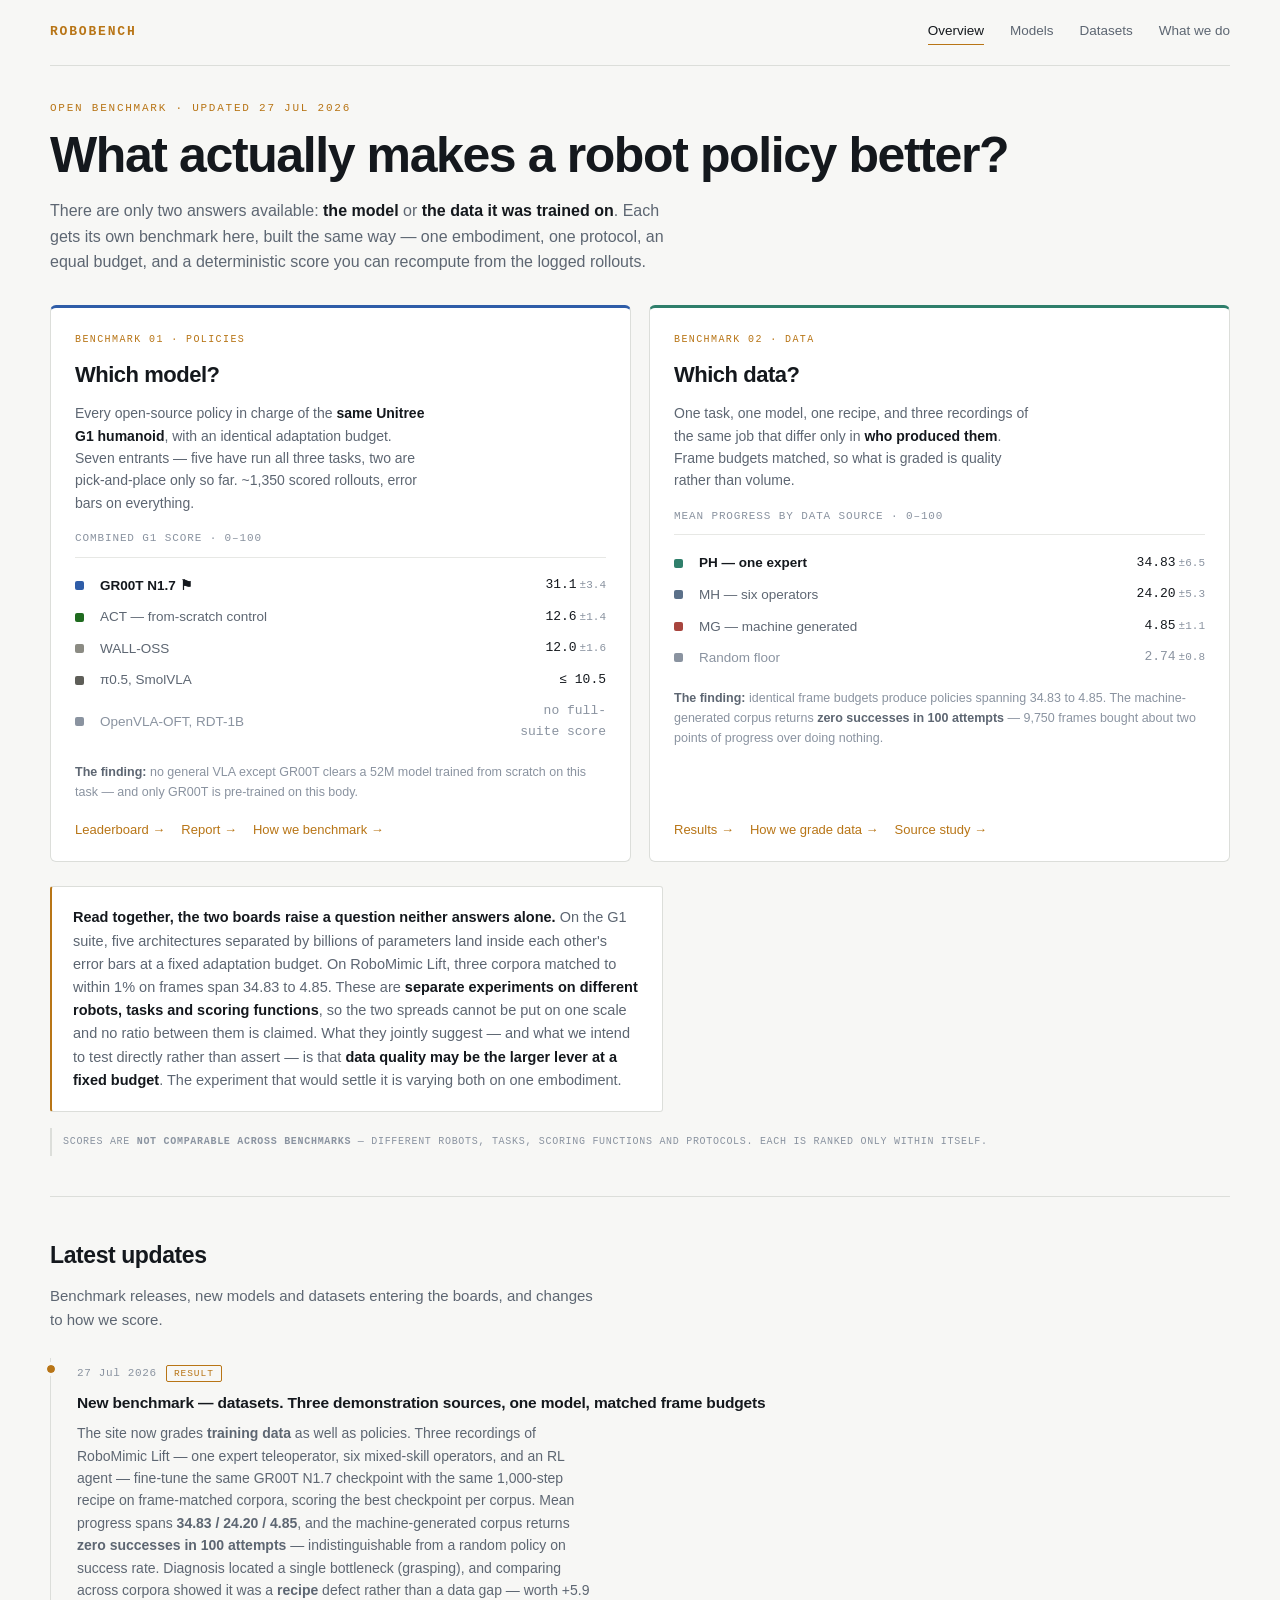
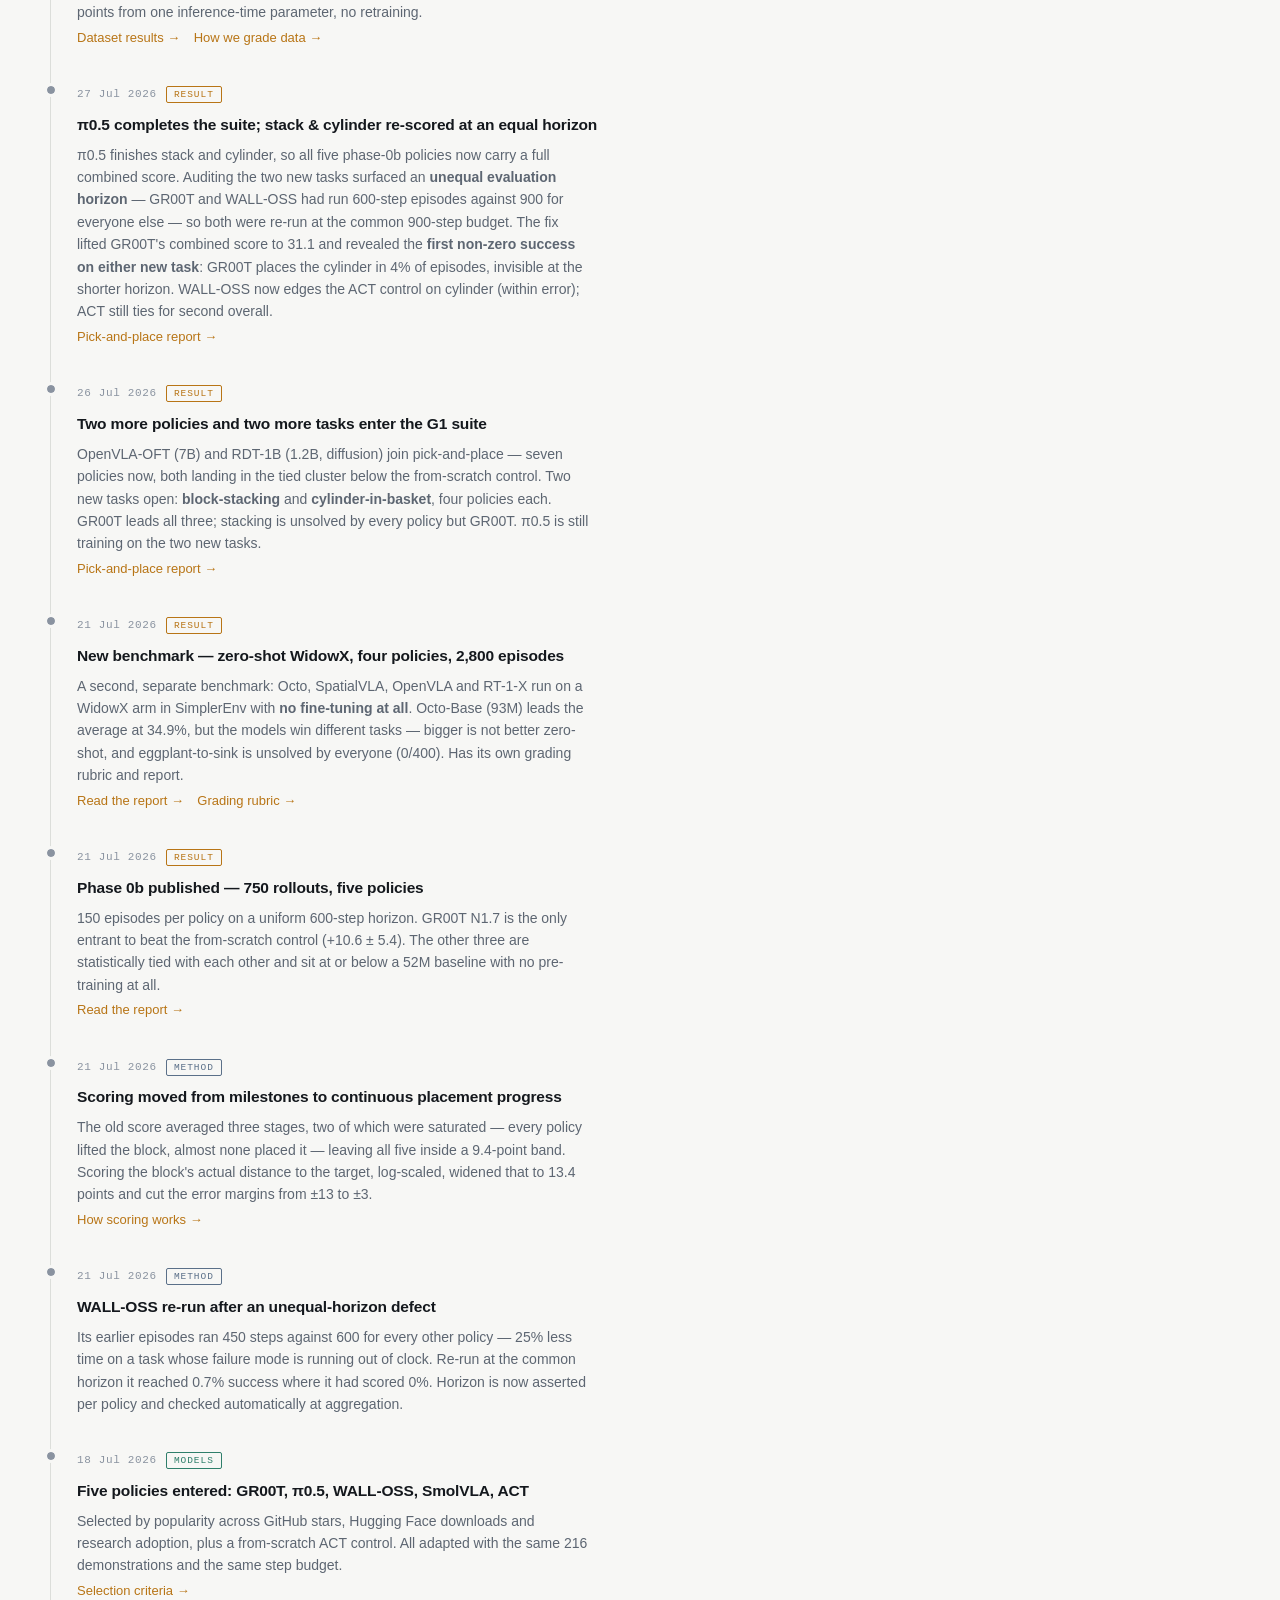
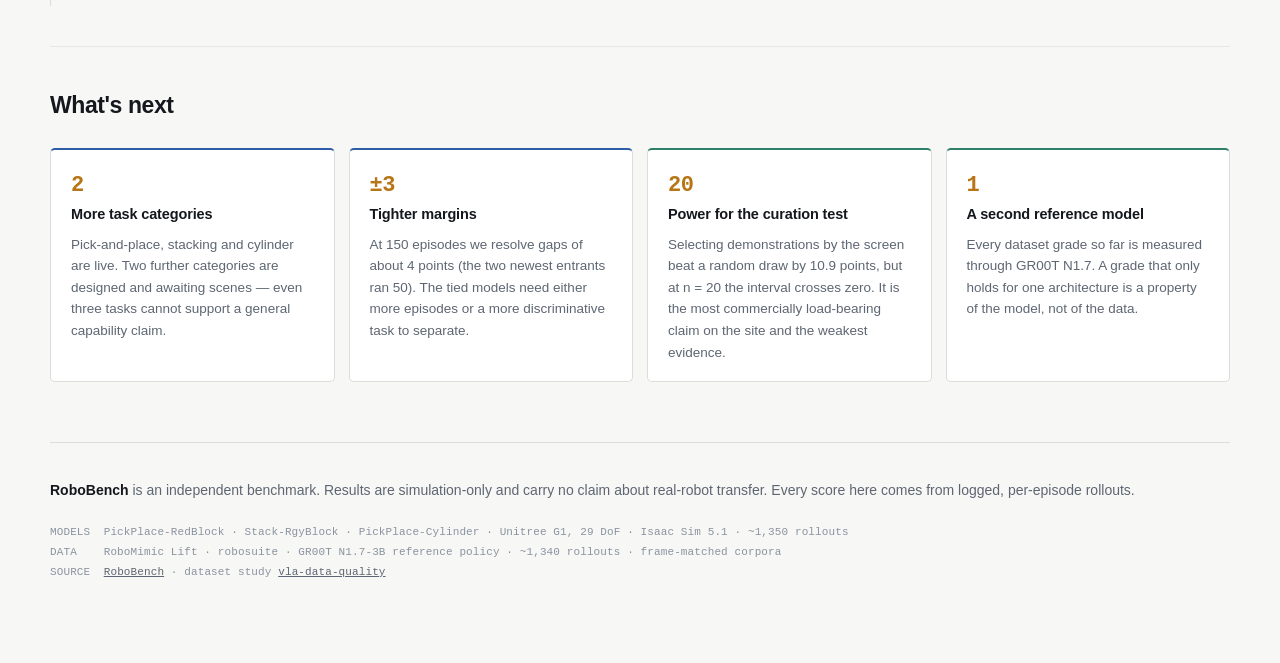
<file: index.html>
<!DOCTYPE html>
<html lang="en">
<head>
<meta charset="UTF-8">
<meta name="viewport" content="width=device-width, initial-scale=1.0">
<title>RoboBench — open benchmarks for robot policies and the data that trains them</title>
<meta name="description" content="Two benchmarks under one protocol: which robot policy is best on a standardised humanoid, and which training data actually makes a policy better.">
<link rel="stylesheet" href="assets/style.css">
</head>
<body>
<div class="wrap">

  <nav class="nav">
    <a class="brand" href="index.html">RoboBench</a>
    <a class="l" href="index.html" aria-current="page">Overview</a>
    <a class="l" href="models.html">Models</a>
    <a class="l" href="datasets.html">Datasets</a>
    <a class="l" href="about.html">What we do</a>
  </nav>

  <section class="hero">
    <div class="kicker">Open benchmark · updated 27 Jul 2026</div>
    <h1>What actually makes a robot policy better?</h1>
    <p class="standfirst">There are only two answers available: <b>the model</b> or <b>the data it was trained on</b>. Each gets its own benchmark here, built the same way — one embodiment, one protocol, an equal budget, and a deterministic score you can recompute from the logged rollouts.</p>

    <div class="duo">

      <div class="col models">
        <div class="kicker">Benchmark 01 · Policies</div>
        <h3>Which model?</h3>
        <p class="d">Every open-source policy in charge of the <b>same Unitree G1 humanoid</b>, with an identical adaptation budget. Seven entrants — five have run all three tasks, two are pick-and-place only so far. ~1,350 scored rollouts, error bars on everything.</p>

        <p class="q">Combined G1 score · 0–100</p>
        <div class="mini">
          <div class="r top">
            <div class="n"><span class="swatch" style="background:var(--groot)"></span><span class="t">GR00T N1.7 ⚑</span></div>
            <div class="v">31.1<span class="u">±3.4</span></div>
          </div>
          <div class="r">
            <div class="n"><span class="swatch" style="background:var(--act)"></span><span class="t">ACT — from-scratch control</span></div>
            <div class="v">12.6<span class="u">±1.4</span></div>
          </div>
          <div class="r">
            <div class="n"><span class="swatch" style="background:var(--g2)"></span><span class="t">WALL-OSS</span></div>
            <div class="v">12.0<span class="u">±1.6</span></div>
          </div>
          <div class="r">
            <div class="n"><span class="swatch" style="background:var(--g3)"></span><span class="t">π0.5, SmolVLA</span></div>
            <div class="v">≤ 10.5</div>
          </div>
          <div class="r floor">
            <div class="n"><span class="swatch" style="background:var(--dimmer)"></span><span class="t">OpenVLA-OFT, RDT-1B</span></div>
            <div class="v">no full-suite score</div>
          </div>
        </div>

        <p class="foot"><b>The finding:</b> no general VLA except GR00T clears a 52M model trained from scratch on this task — and only GR00T is pre-trained on this body.</p>

        <div class="links">
          <a href="models.html">Leaderboard →</a>
          <a href="report.html">Report →</a>
          <a href="methodology.html">How we benchmark →</a>
        </div>
      </div>

      <div class="col datasets">
        <div class="kicker">Benchmark 02 · Data</div>
        <h3>Which data?</h3>
        <p class="d">One task, one model, one recipe, and three recordings of the same job that differ only in <b>who produced them</b>. Frame budgets matched, so what is graded is quality rather than volume.</p>

        <p class="q">Mean progress by data source · 0–100</p>
        <div class="mini">
          <div class="r top">
            <div class="n"><span class="swatch" style="background:var(--ok)"></span><span class="t">PH — one expert</span></div>
            <div class="v">34.83<span class="u">±6.5</span></div>
          </div>
          <div class="r">
            <div class="n"><span class="swatch" style="background:var(--mid)"></span><span class="t">MH — six operators</span></div>
            <div class="v">24.20<span class="u">±5.3</span></div>
          </div>
          <div class="r">
            <div class="n"><span class="swatch" style="background:var(--bad)"></span><span class="t">MG — machine generated</span></div>
            <div class="v">4.85<span class="u">±1.1</span></div>
          </div>
          <div class="r floor">
            <div class="n"><span class="swatch" style="background:var(--dimmer)"></span><span class="t">Random floor</span></div>
            <div class="v">2.74<span class="u">±0.8</span></div>
          </div>
        </div>

        <p class="foot"><b>The finding:</b> identical frame budgets produce policies spanning 34.83 to 4.85. The machine-generated corpus returns <b>zero successes in 100 attempts</b> — 9,750 frames bought about two points of progress over doing nothing.</p>

        <div class="links">
          <a href="datasets.html">Results →</a>
          <a href="methodology-datasets.html">How we grade data →</a>
          <a href="https://github.com/shaikzaidhaaris/vla-data-quality">Source study →</a>
        </div>
      </div>

    </div>

    <div class="call">
      <b>Read together, the two boards raise a question neither answers alone.</b> On the G1 suite, five architectures separated by billions of parameters land inside each other's error bars at a fixed adaptation budget. On RoboMimic Lift, three corpora matched to within 1% on frames span 34.83 to 4.85. These are <b>separate experiments on different robots, tasks and scoring functions</b>, so the two spreads cannot be put on one scale and no ratio between them is claimed. What they jointly suggest — and what we intend to test directly rather than assert — is that <b>data quality may be the larger lever at a fixed budget</b>. The experiment that would settle it is varying both on one embodiment.
    </div>

    <p class="tie" style="margin-top:16px">Scores are <b>not comparable across benchmarks</b> — different robots, tasks, scoring functions and protocols. Each is ranked only within itself.</p>
  </section>

  <section>
    <h2>Latest updates</h2>
    <p class="lede">Benchmark releases, new models and datasets entering the boards, and changes to how we score.</p>

    <div class="feed">

      <!-- ═══ ADD AN UPDATE ═══════════════════════════════════════════════════════
           Copy the whole <div class="item new"> block below and paste it at the TOP
           of this feed, then edit it. Remove the word "new" from the class on the
           previous top entry so only the newest one is highlighted.
           Tag options:  result  ·  model  ·  method
           The <a class="more"> line is optional — delete it if there's nothing to link.
           ═════════════════════════════════════════════════════════════════════════ -->

      <div class="item new">
        <span class="when">27 Jul 2026</span><span class="tag result">Result</span>
        <h4>New benchmark — datasets. Three demonstration sources, one model, matched frame budgets</h4>
        <p>The site now grades <b>training data</b> as well as policies. Three recordings of RoboMimic Lift — one expert teleoperator, six mixed-skill operators, and an RL agent — fine-tune the same GR00T N1.7 checkpoint with the same 1,000-step recipe on frame-matched corpora, scoring the best checkpoint per corpus. Mean progress spans <b>34.83 / 24.20 / 4.85</b>, and the machine-generated corpus returns <b>zero successes in 100 attempts</b> — indistinguishable from a random policy on success rate. Diagnosis located a single bottleneck (grasping), and comparing across corpora showed it was a <b>recipe</b> defect rather than a data gap — worth +5.9 points from one inference-time parameter, no retraining.</p>
        <a class="more" href="datasets.html">Dataset results →</a> &nbsp; <a class="more" href="methodology-datasets.html">How we grade data →</a>
      </div>

      <div class="item">
        <span class="when">27 Jul 2026</span><span class="tag result">Result</span>
        <h4>π0.5 completes the suite; stack &amp; cylinder re-scored at an equal horizon</h4>
        <p>π0.5 finishes stack and cylinder, so all five phase-0b policies now carry a full combined score. Auditing the two new tasks surfaced an <b>unequal evaluation horizon</b> — GR00T and WALL-OSS had run 600-step episodes against 900 for everyone else — so both were re-run at the common 900-step budget. The fix lifted GR00T's combined score to 31.1 and revealed the <b>first non-zero success on either new task</b>: GR00T places the cylinder in 4% of episodes, invisible at the shorter horizon. WALL-OSS now edges the ACT control on cylinder (within error); ACT still ties for second overall.</p>
        <a class="more" href="report.html">Pick-and-place report →</a>
      </div>

      <div class="item">
        <span class="when">26 Jul 2026</span><span class="tag result">Result</span>
        <h4>Two more policies and two more tasks enter the G1 suite</h4>
        <p>OpenVLA-OFT (7B) and RDT-1B (1.2B, diffusion) join pick-and-place — seven policies now, both landing in the tied cluster below the from-scratch control. Two new tasks open: <b>block-stacking</b> and <b>cylinder-in-basket</b>, four policies each. GR00T leads all three; stacking is unsolved by every policy but GR00T. π0.5 is still training on the two new tasks.</p>
        <a class="more" href="report.html">Pick-and-place report →</a>
      </div>

      <div class="item">
        <span class="when">21 Jul 2026</span><span class="tag result">Result</span>
        <h4>New benchmark — zero-shot WidowX, four policies, 2,800 episodes</h4>
        <p>A second, separate benchmark: Octo, SpatialVLA, OpenVLA and RT-1-X run on a WidowX arm in SimplerEnv with <b>no fine-tuning at all</b>. Octo-Base (93M) leads the average at 34.9%, but the models win different tasks — bigger is not better zero-shot, and eggplant-to-sink is unsolved by everyone (0/400). Has its own grading rubric and report.</p>
        <a class="more" href="report-widowx.html">Read the report →</a> &nbsp; <a class="more" href="rubric-widowx.html">Grading rubric →</a>
      </div>

      <div class="item">
        <span class="when">21 Jul 2026</span><span class="tag result">Result</span>
        <h4>Phase 0b published — 750 rollouts, five policies</h4>
        <p>150 episodes per policy on a uniform 600-step horizon. GR00T N1.7 is the only entrant to beat the from-scratch control (+10.6 ± 5.4). The other three are statistically tied with each other and sit at or below a 52M baseline with no pre-training at all.</p>
        <a class="more" href="report.html">Read the report →</a>
      </div>

      <div class="item">
        <span class="when">21 Jul 2026</span><span class="tag method">Method</span>
        <h4>Scoring moved from milestones to continuous placement progress</h4>
        <p>The old score averaged three stages, two of which were saturated — every policy lifted the block, almost none placed it — leaving all five inside a 9.4-point band. Scoring the block's actual distance to the target, log-scaled, widened that to 13.4 points and cut the error margins from ±13 to ±3.</p>
        <a class="more" href="methodology.html">How scoring works →</a>
      </div>

      <div class="item">
        <span class="when">21 Jul 2026</span><span class="tag method">Method</span>
        <h4>WALL-OSS re-run after an unequal-horizon defect</h4>
        <p>Its earlier episodes ran 450 steps against 600 for every other policy — 25% less time on a task whose failure mode is running out of clock. Re-run at the common horizon it reached 0.7% success where it had scored 0%. Horizon is now asserted per policy and checked automatically at aggregation.</p>
      </div>

      <div class="item">
        <span class="when">18 Jul 2026</span><span class="tag model">Models</span>
        <h4>Five policies entered: GR00T, π0.5, WALL-OSS, SmolVLA, ACT</h4>
        <p>Selected by popularity across GitHub stars, Hugging Face downloads and research adoption, plus a from-scratch ACT control. All adapted with the same 216 demonstrations and the same step budget.</p>
        <a class="more" href="about.html">Selection criteria →</a>
      </div>

    </div>
  </section>

  <section>
    <h2>What's next</h2>
    <div class="grid">
      <div class="card" style="border-top:2px solid var(--groot)">
        <div class="big">2</div>
        <h4>More task categories</h4>
        <p>Pick-and-place, stacking and cylinder are live. Two further categories are designed and awaiting scenes — even three tasks cannot support a general capability claim.</p>
      </div>
      <div class="card" style="border-top:2px solid var(--groot)">
        <div class="big">±3</div>
        <h4>Tighter margins</h4>
        <p>At 150 episodes we resolve gaps of about 4 points (the two newest entrants ran 50). The tied models need either more episodes or a more discriminative task to separate.</p>
      </div>
      <div class="card" style="border-top:2px solid var(--ok)">
        <div class="big">20</div>
        <h4>Power for the curation test</h4>
        <p>Selecting demonstrations by the screen beat a random draw by 10.9 points, but at n = 20 the interval crosses zero. It is the most commercially load-bearing claim on the site and the weakest evidence.</p>
      </div>
      <div class="card" style="border-top:2px solid var(--ok)">
        <div class="big">1</div>
        <h4>A second reference model</h4>
        <p>Every dataset grade so far is measured through GR00T N1.7. A grade that only holds for one architecture is a property of the model, not of the data.</p>
      </div>
    </div>
  </section>

  <footer>
    <b>RoboBench</b> is an independent benchmark. Results are simulation-only and carry no claim about real-robot transfer. Every score here comes from logged, per-episode rollouts.
    <div class="meta">
      MODELS &nbsp;PickPlace-RedBlock · Stack-RgyBlock · PickPlace-Cylinder · Unitree G1, 29 DoF · Isaac Sim 5.1 · ~1,350 rollouts<br>
      DATA &nbsp;&nbsp;&nbsp;RoboMimic Lift · robosuite · GR00T N1.7-3B reference policy · ~1,340 rollouts · frame-matched corpora<br>
      SOURCE &nbsp;<a href="https://github.com/GuraseesWasNotAvailable/RoboBench">RoboBench</a> · dataset study <a href="https://github.com/shaikzaidhaaris/vla-data-quality">vla-data-quality</a>
    </div>
  </footer>

</div>
</body>
</html>
</file>
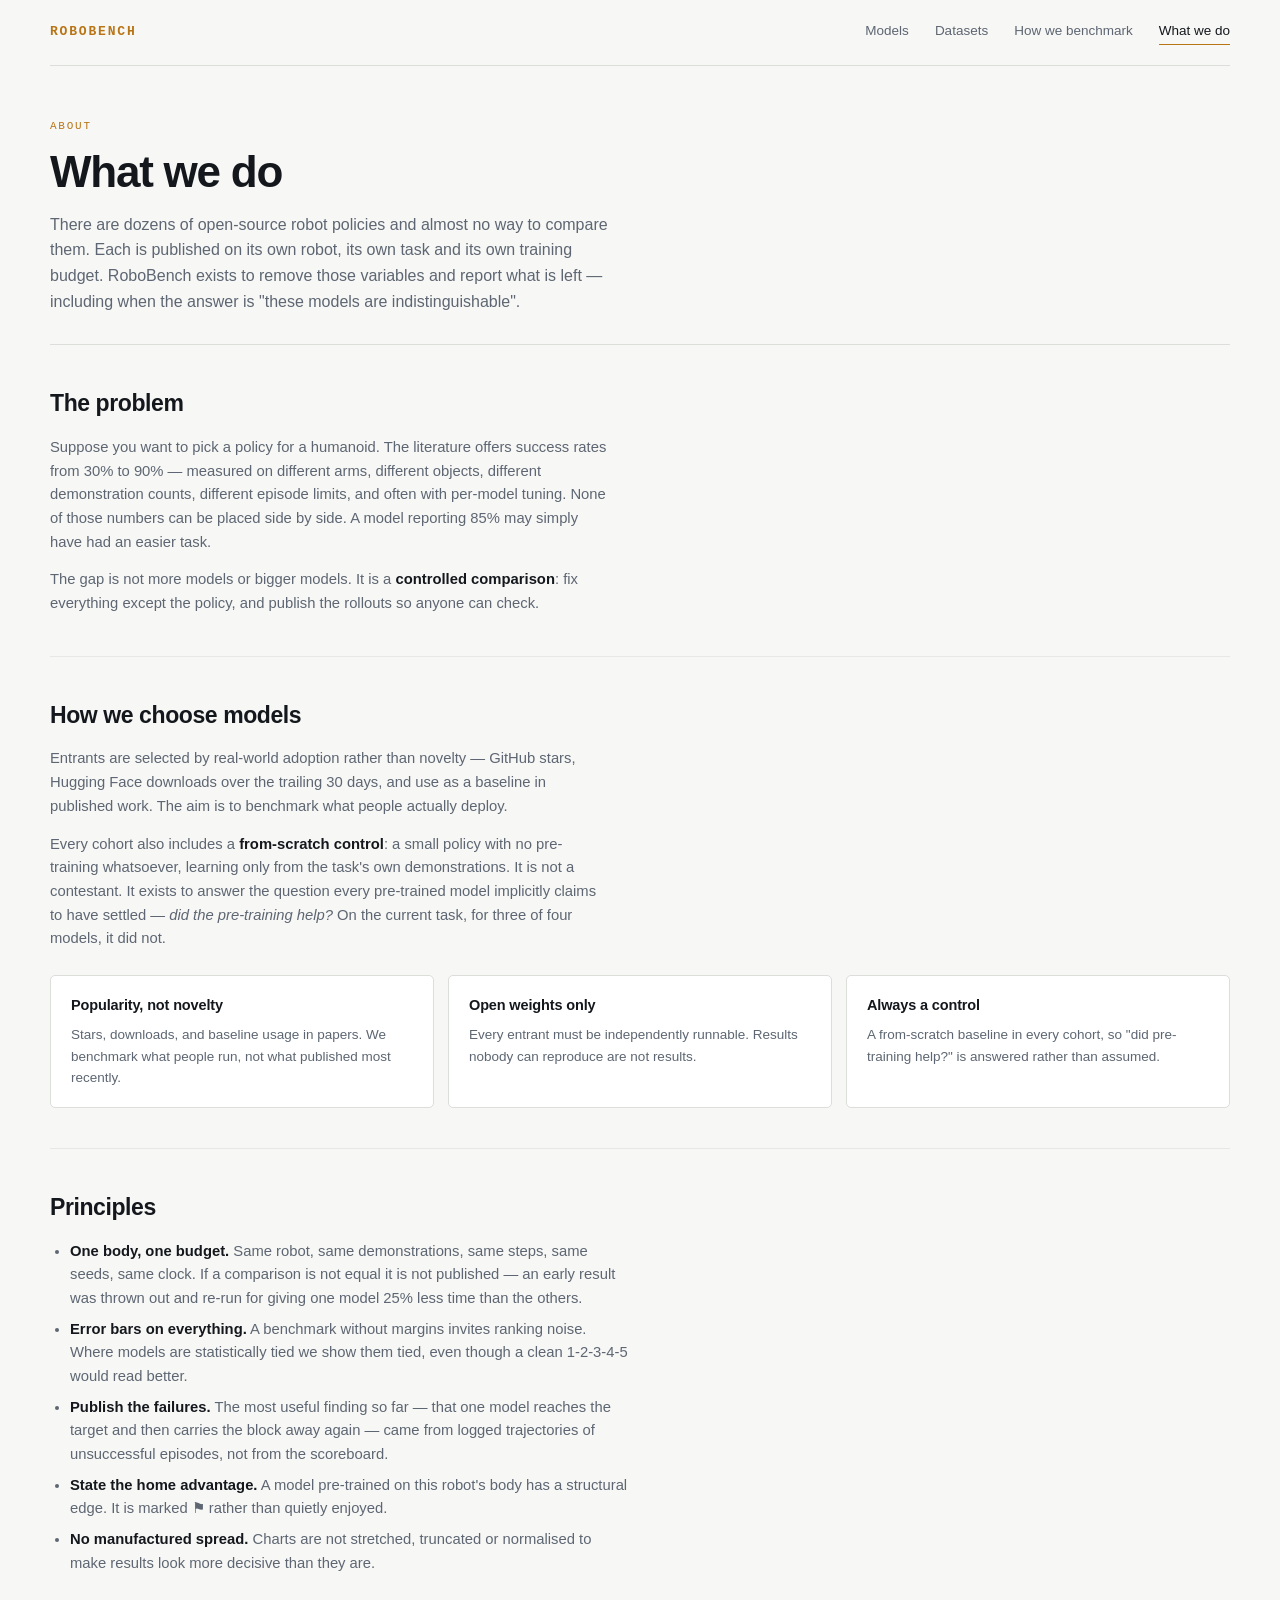
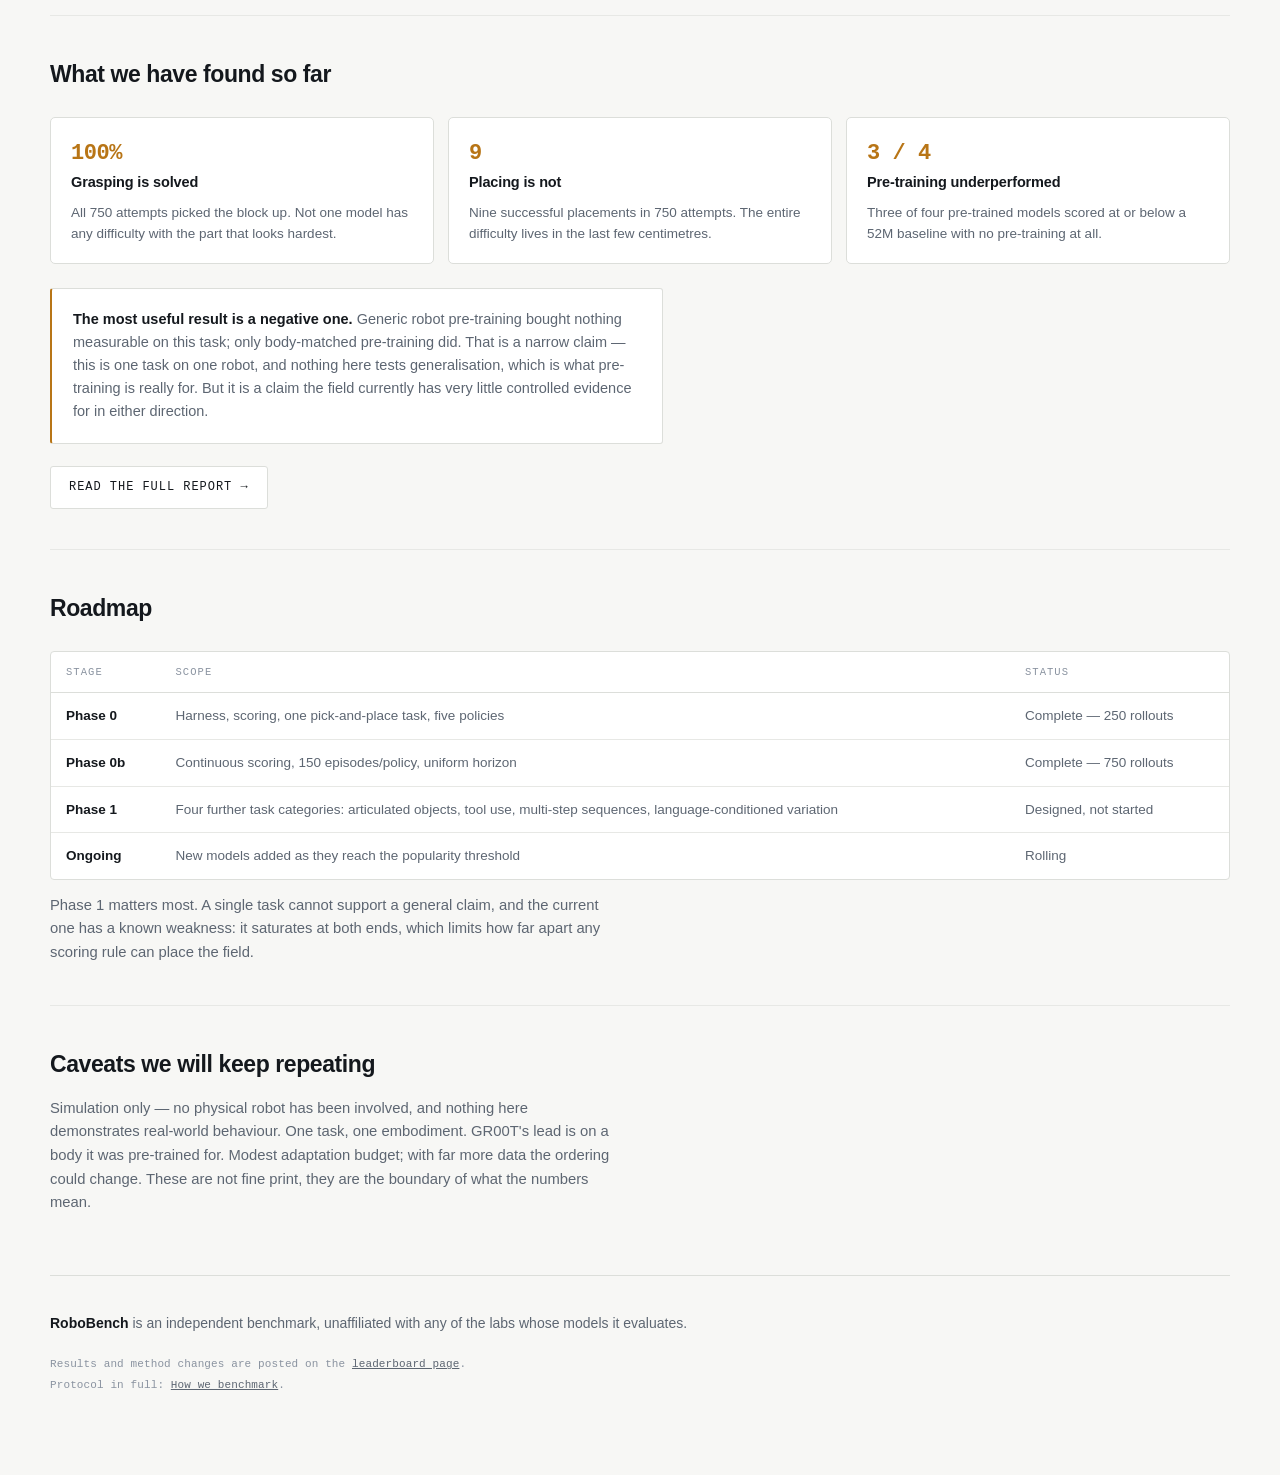
<file: about.html>
<!DOCTYPE html>
<html lang="en">
<head>
<meta charset="UTF-8">
<meta name="viewport" content="width=device-width, initial-scale=1.0">
<title>What we do — RoboBench</title>
<meta name="description" content="Why RoboBench exists, how models are selected, the principles behind it, and what is coming next.">
<link rel="stylesheet" href="assets/style.css">
</head>
<body>
<div class="wrap">

  <nav class="nav">
    <a class="brand" href="index.html">RoboBench</a>
    <a class="l" href="models.html">Models</a>
    <a class="l" href="datasets.html">Datasets</a>
    <a class="l" href="methodology.html">How we benchmark</a>
    <a class="l" href="about.html" aria-current="page">What we do</a>
  </nav>

  <header>
    <div class="kicker">About</div>
    <h1>What we do</h1>
    <p class="standfirst">There are dozens of open-source robot policies and almost no way to compare them. Each is published on its own robot, its own task and its own training budget. RoboBench exists to remove those variables and report what is left — including when the answer is "these models are indistinguishable".</p>
  </header>

  <section>
    <h2>The problem</h2>
    <p class="body">Suppose you want to pick a policy for a humanoid. The literature offers success rates from 30% to 90% — measured on different arms, different objects, different demonstration counts, different episode limits, and often with per-model tuning. None of those numbers can be placed side by side. A model reporting 85% may simply have had an easier task.</p>
    <p class="body">The gap is not more models or bigger models. It is a <b>controlled comparison</b>: fix everything except the policy, and publish the rollouts so anyone can check.</p>
  </section>

  <section>
    <h2>How we choose models</h2>
    <p class="body">Entrants are selected by real-world adoption rather than novelty — GitHub stars, Hugging Face downloads over the trailing 30 days, and use as a baseline in published work. The aim is to benchmark what people actually deploy.</p>
    <p class="body">Every cohort also includes a <b>from-scratch control</b>: a small policy with no pre-training whatsoever, learning only from the task's own demonstrations. It is not a contestant. It exists to answer the question every pre-trained model implicitly claims to have settled — <i>did the pre-training help?</i> On the current task, for three of four models, it did not.</p>
    <div class="grid">
      <div class="card">
        <h4>Popularity, not novelty</h4>
        <p>Stars, downloads, and baseline usage in papers. We benchmark what people run, not what published most recently.</p>
      </div>
      <div class="card">
        <h4>Open weights only</h4>
        <p>Every entrant must be independently runnable. Results nobody can reproduce are not results.</p>
      </div>
      <div class="card">
        <h4>Always a control</h4>
        <p>A from-scratch baseline in every cohort, so "did pre-training help?" is answered rather than assumed.</p>
      </div>
    </div>
  </section>

  <section>
    <h2>Principles</h2>
    <ul class="body">
      <li><b>One body, one budget.</b> Same robot, same demonstrations, same steps, same seeds, same clock. If a comparison is not equal it is not published — an early result was thrown out and re-run for giving one model 25% less time than the others.</li>
      <li><b>Error bars on everything.</b> A benchmark without margins invites ranking noise. Where models are statistically tied we show them tied, even though a clean 1-2-3-4-5 would read better.</li>
      <li><b>Publish the failures.</b> The most useful finding so far — that one model reaches the target and then carries the block away again — came from logged trajectories of unsuccessful episodes, not from the scoreboard.</li>
      <li><b>State the home advantage.</b> A model pre-trained on this robot's body has a structural edge. It is marked ⚑ rather than quietly enjoyed.</li>
      <li><b>No manufactured spread.</b> Charts are not stretched, truncated or normalised to make results look more decisive than they are.</li>
    </ul>
  </section>

  <section>
    <h2>What we have found so far</h2>
    <div class="grid">
      <div class="card">
        <div class="big">100%</div>
        <h4>Grasping is solved</h4>
        <p>All 750 attempts picked the block up. Not one model has any difficulty with the part that looks hardest.</p>
      </div>
      <div class="card">
        <div class="big">9</div>
        <h4>Placing is not</h4>
        <p>Nine successful placements in 750 attempts. The entire difficulty lives in the last few centimetres.</p>
      </div>
      <div class="card">
        <div class="big">3 / 4</div>
        <h4>Pre-training underperformed</h4>
        <p>Three of four pre-trained models scored at or below a 52M baseline with no pre-training at all.</p>
      </div>
    </div>
    <div class="call">
      <b>The most useful result is a negative one.</b> Generic robot pre-training bought nothing measurable on this task; only body-matched pre-training did. That is a narrow claim — this is one task on one robot, and nothing here tests generalisation, which is what pre-training is really for. But it is a claim the field currently has very little controlled evidence for in either direction.
    </div>
    <a class="cta" href="report.html">Read the full report →</a>
  </section>

  <section>
    <h2>Roadmap</h2>
    <div class="tbl">
      <table>
        <tr><th>Stage</th><th>Scope</th><th>Status</th></tr>
        <tr><td class="name">Phase 0</td><td>Harness, scoring, one pick-and-place task, five policies</td><td>Complete — 250 rollouts</td></tr>
        <tr><td class="name">Phase 0b</td><td>Continuous scoring, 150 episodes/policy, uniform horizon</td><td>Complete — 750 rollouts</td></tr>
        <tr><td class="name">Phase 1</td><td>Four further task categories: articulated objects, tool use, multi-step sequences, language-conditioned variation</td><td>Designed, not started</td></tr>
        <tr><td class="name">Ongoing</td><td>New models added as they reach the popularity threshold</td><td>Rolling</td></tr>
      </table>
    </div>
    <p class="body">Phase 1 matters most. A single task cannot support a general claim, and the current one has a known weakness: it saturates at both ends, which limits how far apart any scoring rule can place the field.</p>
  </section>

  <section>
    <h2>Caveats we will keep repeating</h2>
    <p class="body">Simulation only — no physical robot has been involved, and nothing here demonstrates real-world behaviour. One task, one embodiment. GR00T's lead is on a body it was pre-trained for. Modest adaptation budget; with far more data the ordering could change. These are not fine print, they are the boundary of what the numbers mean.</p>
  </section>

  <footer>
    <b>RoboBench</b> is an independent benchmark, unaffiliated with any of the labs whose models it evaluates.
    <div class="meta">
      Results and method changes are posted on the <a href="index.html">leaderboard page</a>.<br>
      Protocol in full: <a href="methodology.html">How we benchmark</a>.
    </div>
  </footer>

</div>
</body>
</html>
</file>
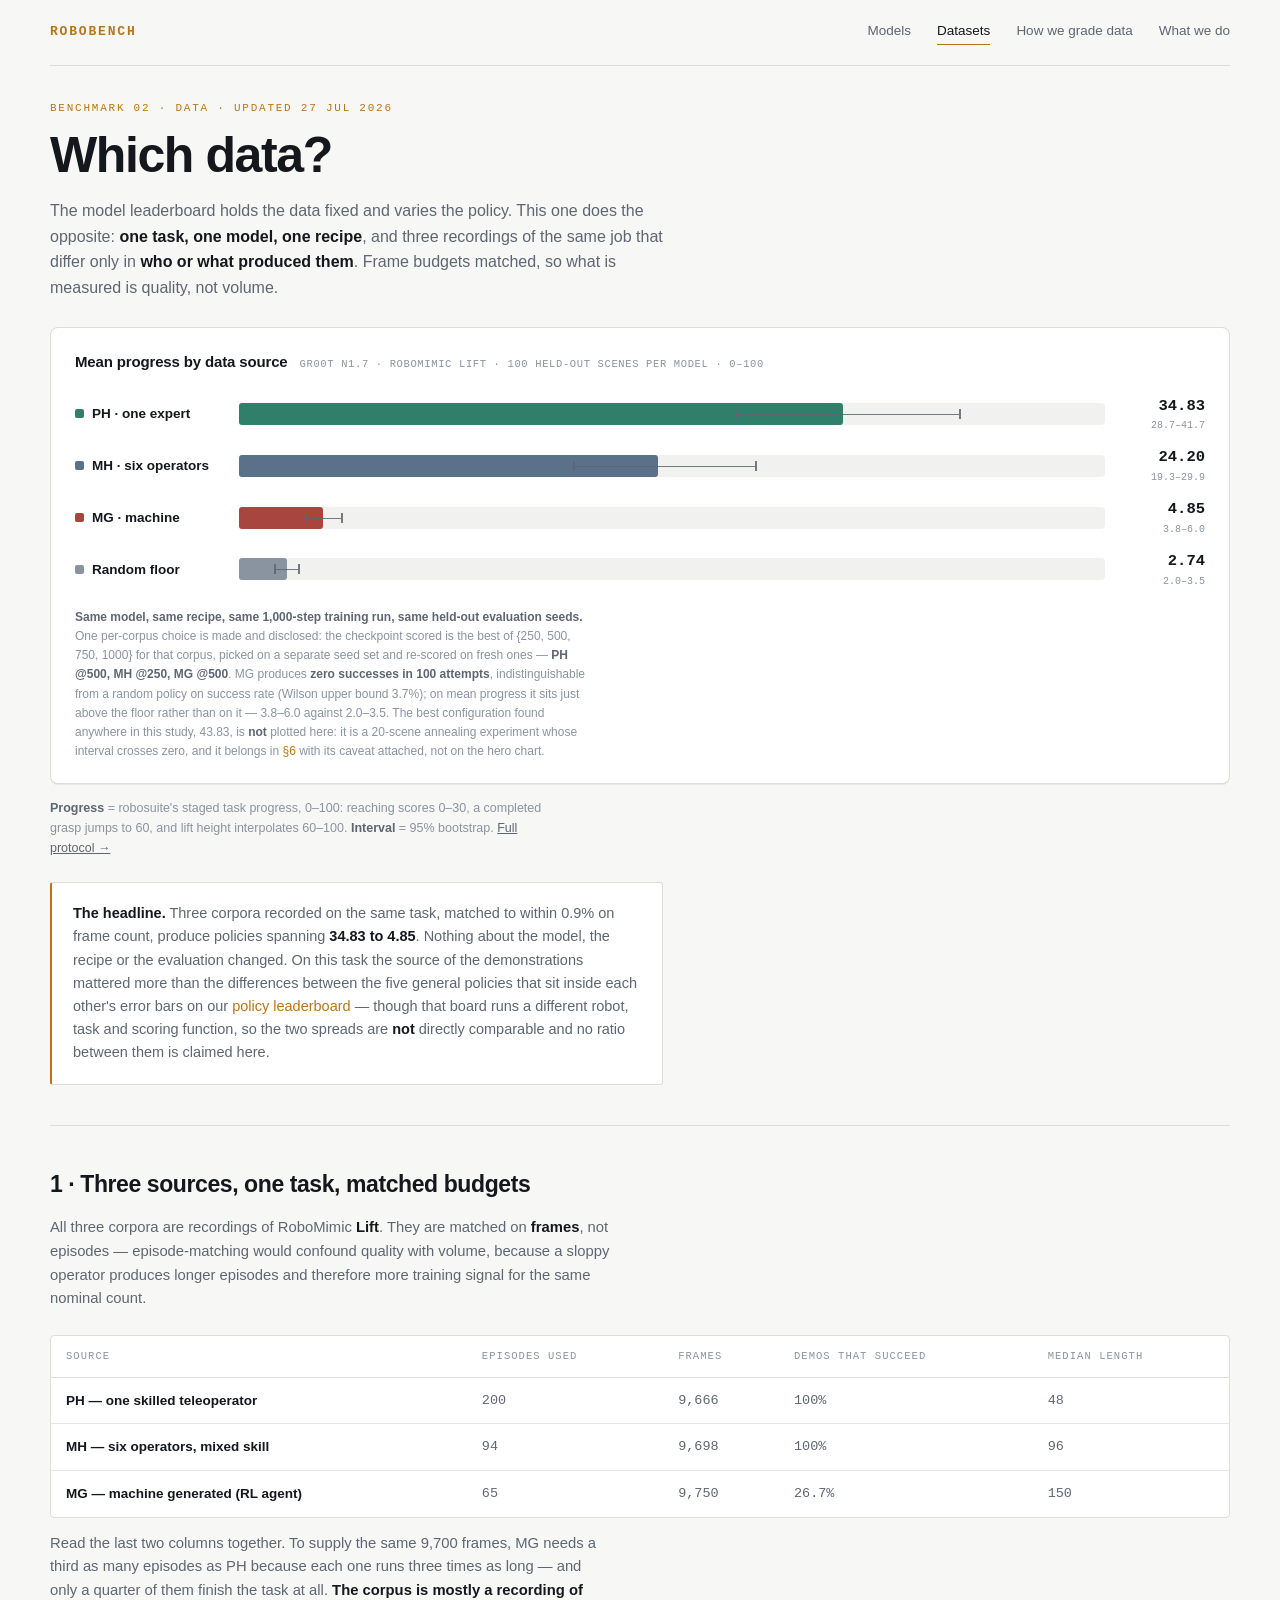
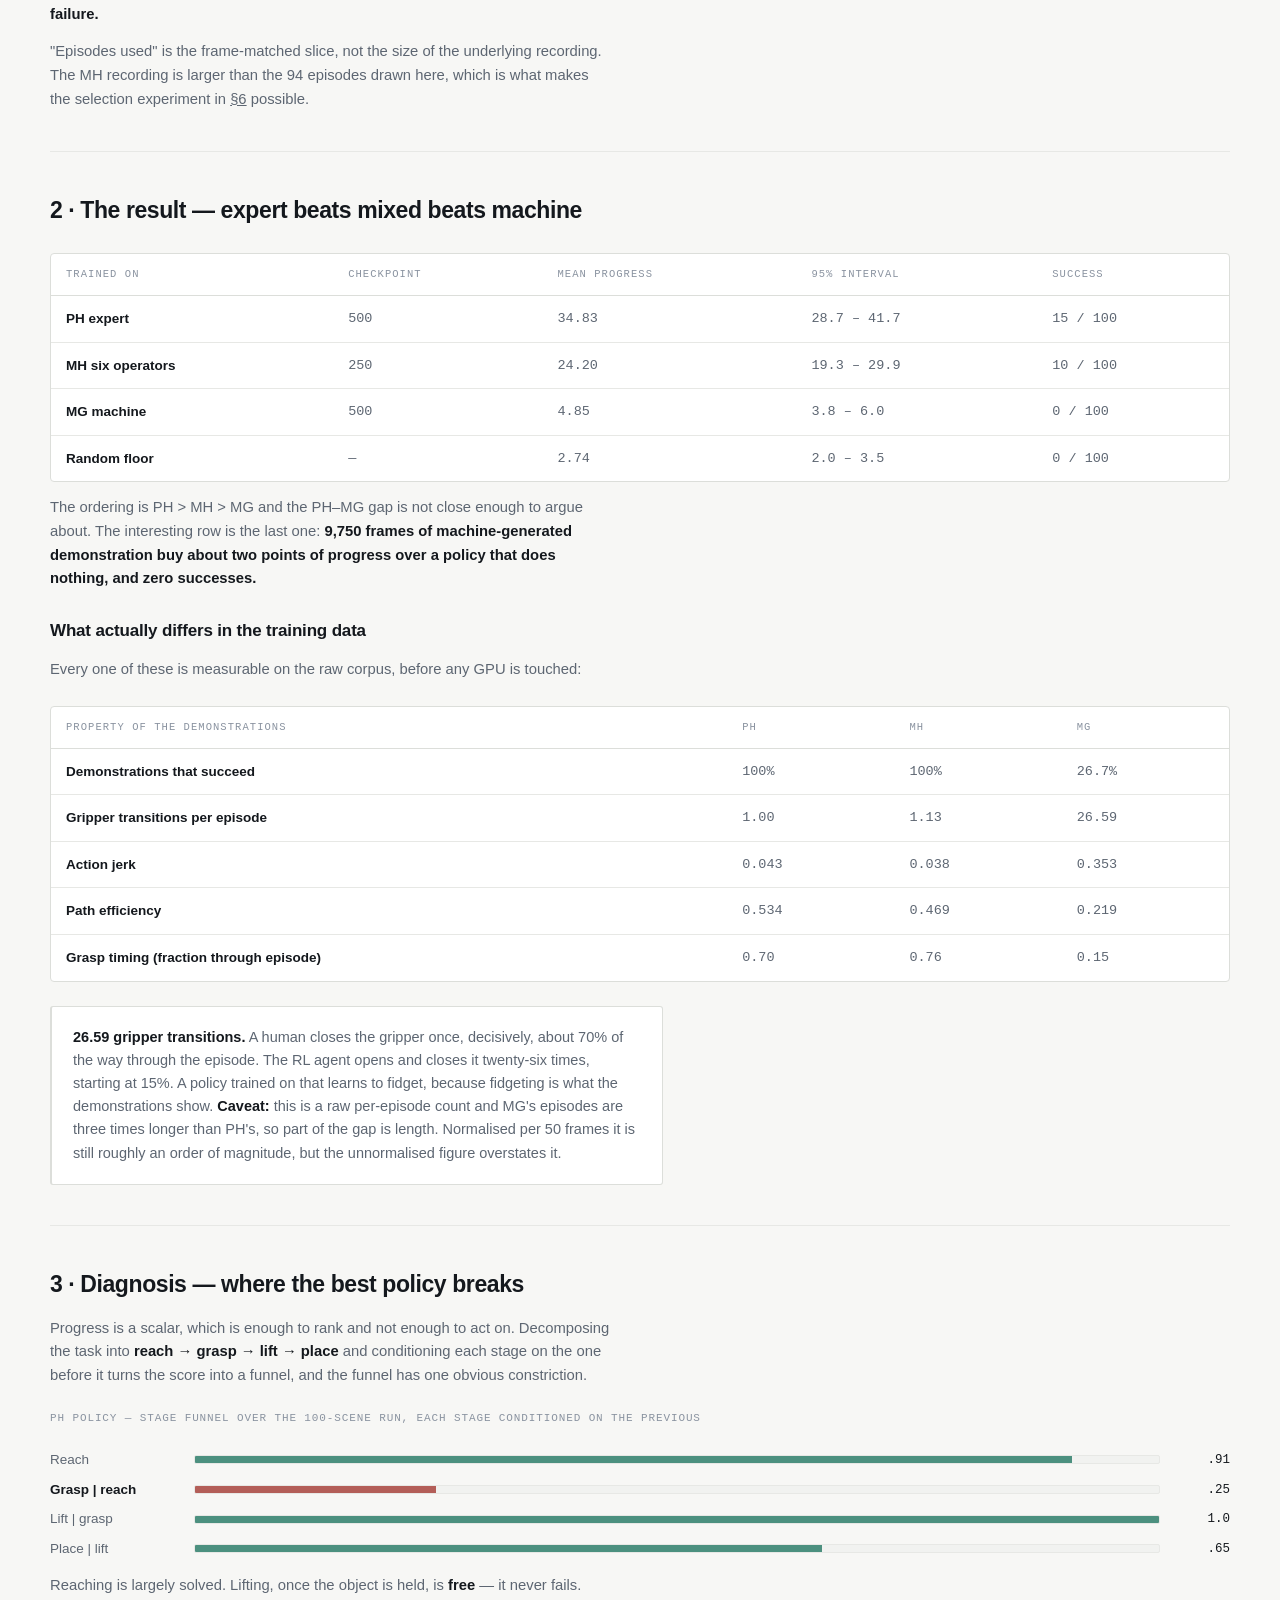
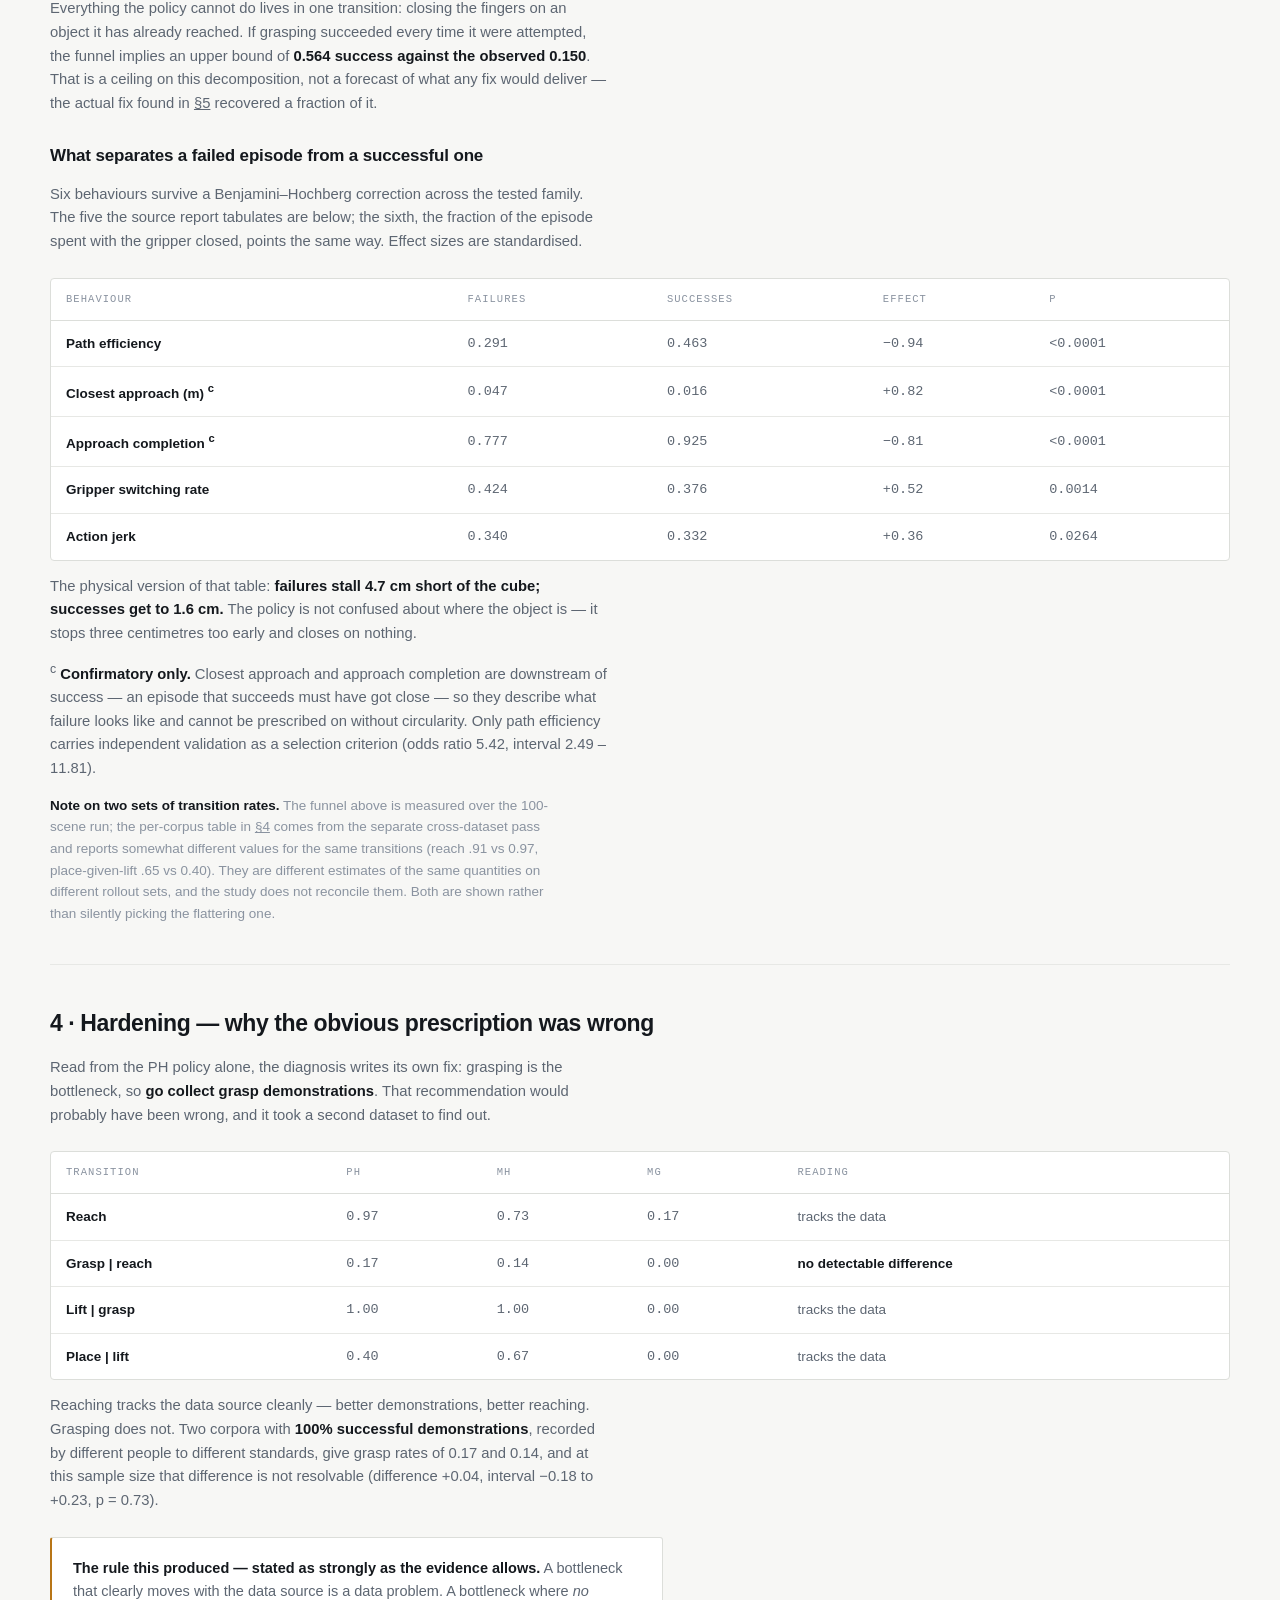
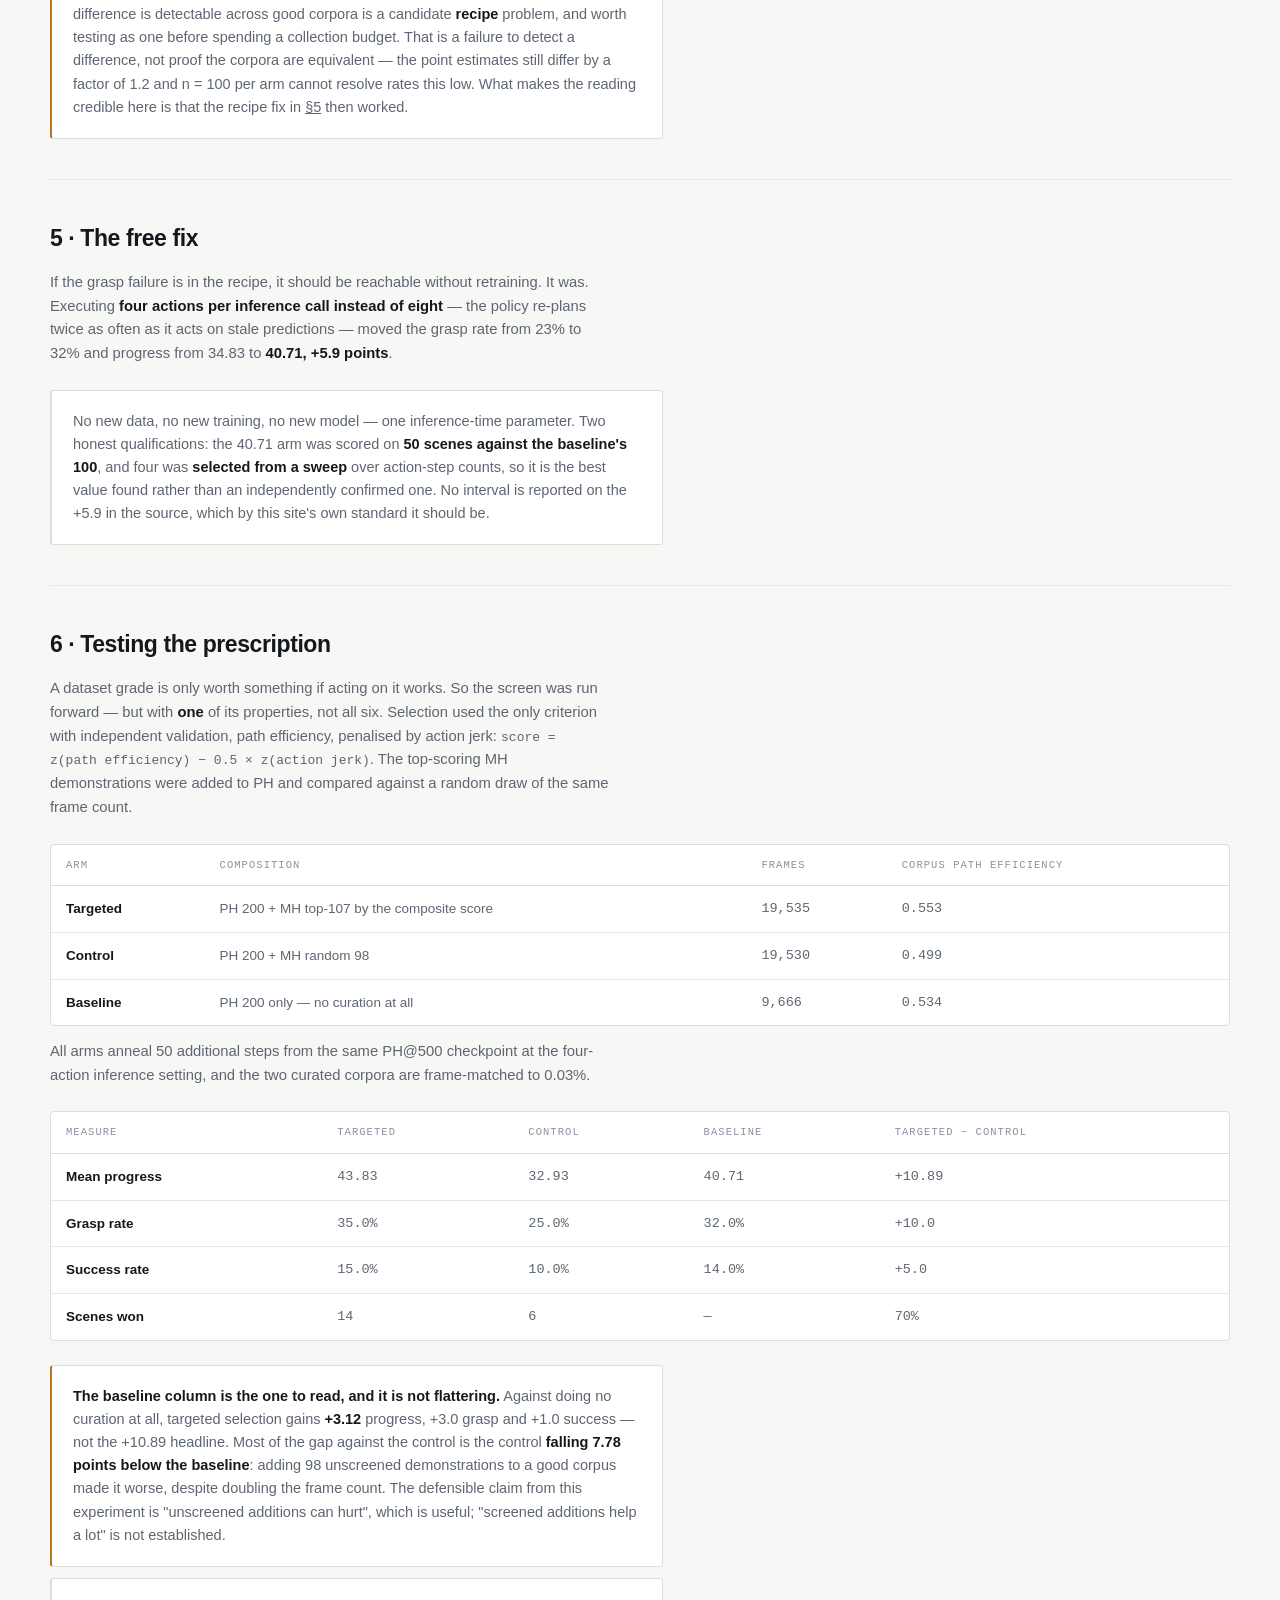
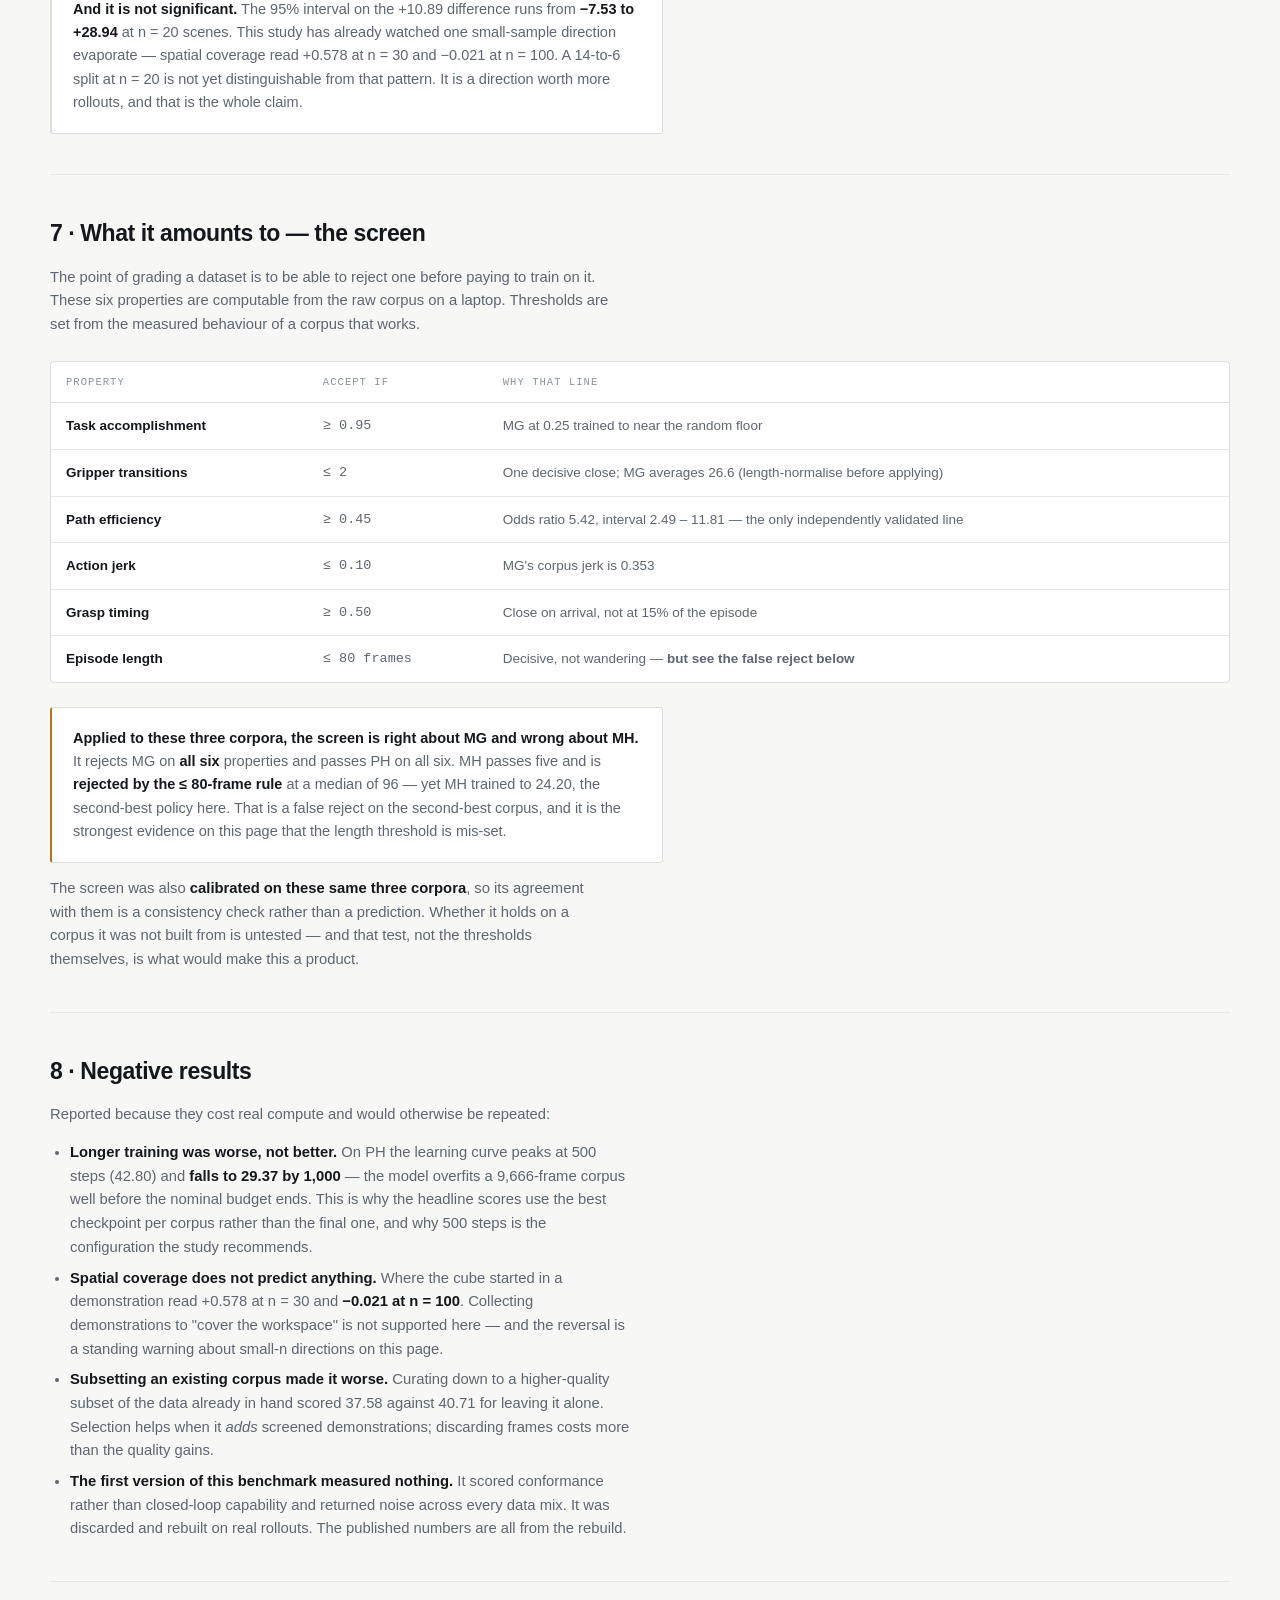
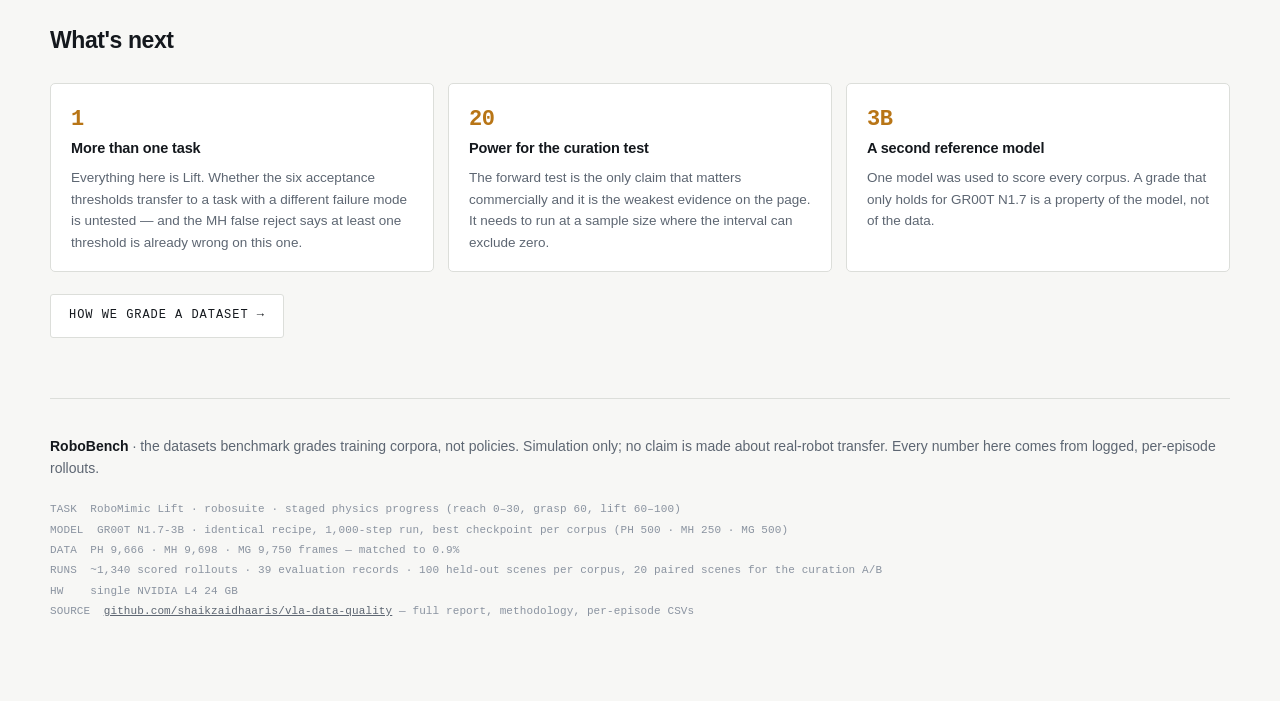
<file: datasets.html>
<!DOCTYPE html>
<html lang="en">
<head>
<meta charset="UTF-8">
<meta name="viewport" content="width=device-width, initial-scale=1.0">
<title>Datasets — RoboBench</title>
<meta name="description" content="One task, one model, three demonstration sources, matched frame budgets. What in a training dataset actually makes a robot policy better.">
<link rel="stylesheet" href="assets/style.css">
</head>
<body>
<div class="wrap">

  <nav class="nav">
    <a class="brand" href="index.html">RoboBench</a>
    <a class="l" href="models.html">Models</a>
    <a class="l" href="datasets.html" aria-current="page">Datasets</a>
    <a class="l" href="methodology-datasets.html">How we grade data</a>
    <a class="l" href="about.html">What we do</a>
  </nav>

  <section class="hero">
    <div class="kicker">Benchmark 02 · Data · updated 27 Jul 2026</div>
    <h1>Which data?</h1>
    <p class="standfirst">The model leaderboard holds the data fixed and varies the policy. This one does the opposite: <b>one task, one model, one recipe</b>, and three recordings of the same job that differ only in <b>who or what produced them</b>. Frame budgets matched, so what is measured is quality, not volume.</p>

    <div class="master">
      <div class="master-head">
        <span class="master-title">Mean progress by data source</span>
        <span class="master-sub">GR00T N1.7 · RoboMimic Lift · 100 held-out scenes per model · 0–100</span>
      </div>

      <div class="mbar-row">
        <div class="mbar-label"><span class="swatch" style="background:var(--ok)"></span>PH · one expert</div>
        <div class="mbar-track">
          <div class="mbar-fill" style="width:69.7%;background-color:var(--ok)"></div>
          <div class="mbar-whisker" style="left:57.4%;width:26.0%"></div>
        </div>
        <div class="mbar-val">34.83<span class="mbar-ci">28.7–41.7</span></div>
      </div>

      <div class="mbar-row">
        <div class="mbar-label"><span class="swatch" style="background:var(--mid)"></span>MH · six operators</div>
        <div class="mbar-track">
          <div class="mbar-fill" style="width:48.4%;background-color:var(--mid)"></div>
          <div class="mbar-whisker" style="left:38.6%;width:21.2%"></div>
        </div>
        <div class="mbar-val">24.20<span class="mbar-ci">19.3–29.9</span></div>
      </div>

      <div class="mbar-row">
        <div class="mbar-label"><span class="swatch" style="background:var(--bad)"></span>MG · machine</div>
        <div class="mbar-track">
          <div class="mbar-fill" style="width:9.7%;background-color:var(--bad)"></div>
          <div class="mbar-whisker" style="left:7.6%;width:4.4%"></div>
        </div>
        <div class="mbar-val">4.85<span class="mbar-ci">3.8–6.0</span></div>
      </div>

      <div class="mbar-row">
        <div class="mbar-label"><span class="swatch" style="background:var(--dimmer)"></span>Random floor</div>
        <div class="mbar-track">
          <div class="mbar-fill" style="width:5.5%;background-color:var(--dimmer)"></div>
          <div class="mbar-whisker" style="left:4.0%;width:3.0%"></div>
        </div>
        <div class="mbar-val">2.74<span class="mbar-ci">2.0–3.5</span></div>
      </div>

      <p class="master-note"><b style="color:var(--dim)">Same model, same recipe, same 1,000-step training run, same held-out evaluation seeds.</b> One per-corpus choice is made and disclosed: the checkpoint scored is the best of {250, 500, 750, 1000} for that corpus, picked on a separate seed set and re-scored on fresh ones — <b style="color:var(--dim)">PH @500, MH @250, MG @500</b>. MG produces <b style="color:var(--dim)">zero successes in 100 attempts</b>, indistinguishable from a random policy on success rate (Wilson upper bound 3.7%); on mean progress it sits just above the floor rather than on it — 3.8–6.0 against 2.0–3.5. The best configuration found anywhere in this study, 43.83, is <b style="color:var(--dim)">not</b> plotted here: it is a 20-scene annealing experiment whose interval crosses zero, and it belongs in <a href="#curation" style="color:var(--signal);text-decoration:none">§6</a> with its caveat attached, not on the hero chart.</p>
    </div>

    <p class="scorekey"><b>Progress</b> = robosuite's staged task progress, 0–100: reaching scores 0–30, a completed grasp jumps to 60, and lift height interpolates 60–100. <b>Interval</b> = 95% bootstrap. <a href="methodology-datasets.html">Full protocol →</a></p>

    <div class="call">
      <b>The headline.</b> Three corpora recorded on the same task, matched to within 0.9% on frame count, produce policies spanning <b>34.83 to 4.85</b>. Nothing about the model, the recipe or the evaluation changed. On this task the source of the demonstrations mattered more than the differences between the five general policies that sit inside each other's error bars on our <a href="models.html" style="color:var(--signal);text-decoration:none">policy leaderboard</a> — though that board runs a different robot, task and scoring function, so the two spreads are <b>not</b> directly comparable and no ratio between them is claimed here.
    </div>
  </section>

  <section>
    <h2>1 · Three sources, one task, matched budgets</h2>
    <p class="body">All three corpora are recordings of RoboMimic <b>Lift</b>. They are matched on <b>frames</b>, not episodes — episode-matching would confound quality with volume, because a sloppy operator produces longer episodes and therefore more training signal for the same nominal count.</p>

    <div class="tbl">
      <table>
        <caption class="vh">Training corpora, matched on total frames</caption>
        <thead>
        <tr><th scope="col">Source</th><th scope="col">Episodes used</th><th scope="col">Frames</th><th scope="col">Demos that succeed</th><th scope="col">Median length</th></tr>
        </thead>
        <tr><th scope="row" class="name">PH — one skilled teleoperator</th><td class="m">200</td><td class="m">9,666</td><td class="m">100%</td><td class="m">48</td></tr>
        <tr><th scope="row" class="name">MH — six operators, mixed skill</th><td class="m">94</td><td class="m">9,698</td><td class="m">100%</td><td class="m">96</td></tr>
        <tr><th scope="row" class="name">MG — machine generated (RL agent)</th><td class="m">65</td><td class="m">9,750</td><td class="m">26.7%</td><td class="m">150</td></tr>
      </table>
    </div>

    <p class="body">Read the last two columns together. To supply the same 9,700 frames, MG needs a third as many episodes as PH because each one runs three times as long — and only a quarter of them finish the task at all. <b>The corpus is mostly a recording of failure.</b></p>
    <p class="body">"Episodes used" is the frame-matched slice, not the size of the underlying recording. The MH recording is larger than the 94 episodes drawn here, which is what makes the selection experiment in <a href="#curation">§6</a> possible.</p>
  </section>

  <section>
    <h2>2 · The result — expert beats mixed beats machine</h2>

    <div class="tbl">
      <table>
        <caption class="vh">Policy performance by training corpus, 100 held-out scenes each</caption>
        <thead>
        <tr><th scope="col">Trained on</th><th scope="col">Checkpoint</th><th scope="col">Mean progress</th><th scope="col">95% interval</th><th scope="col">Success</th></tr>
        </thead>
        <tr><th scope="row" class="name">PH expert</th><td class="m">500</td><td class="m">34.83</td><td class="m">28.7 – 41.7</td><td class="m">15 / 100</td></tr>
        <tr><th scope="row" class="name">MH six operators</th><td class="m">250</td><td class="m">24.20</td><td class="m">19.3 – 29.9</td><td class="m">10 / 100</td></tr>
        <tr><th scope="row" class="name">MG machine</th><td class="m">500</td><td class="m">4.85</td><td class="m">3.8 – 6.0</td><td class="m">0 / 100</td></tr>
        <tr><th scope="row" class="name">Random floor</th><td class="m">—</td><td class="m">2.74</td><td class="m">2.0 – 3.5</td><td class="m">0 / 100</td></tr>
      </table>
    </div>

    <p class="body">The ordering is PH &gt; MH &gt; MG and the PH–MG gap is not close enough to argue about. The interesting row is the last one: <b>9,750 frames of machine-generated demonstration buy about two points of progress over a policy that does nothing, and zero successes.</b></p>

    <h3>What actually differs in the training data</h3>
    <p class="body">Every one of these is measurable on the raw corpus, before any GPU is touched:</p>

    <div class="tbl">
      <table>
        <caption class="vh">Corpus statistics by data source</caption>
        <thead>
        <tr><th scope="col">Property of the demonstrations</th><th scope="col">PH</th><th scope="col">MH</th><th scope="col">MG</th></tr>
        </thead>
        <tr><th scope="row" class="name">Demonstrations that succeed</th><td class="m">100%</td><td class="m">100%</td><td class="m">26.7%</td></tr>
        <tr><th scope="row" class="name">Gripper transitions per episode</th><td class="m">1.00</td><td class="m">1.13</td><td class="m">26.59</td></tr>
        <tr><th scope="row" class="name">Action jerk</th><td class="m">0.043</td><td class="m">0.038</td><td class="m">0.353</td></tr>
        <tr><th scope="row" class="name">Path efficiency</th><td class="m">0.534</td><td class="m">0.469</td><td class="m">0.219</td></tr>
        <tr><th scope="row" class="name">Grasp timing (fraction through episode)</th><td class="m">0.70</td><td class="m">0.76</td><td class="m">0.15</td></tr>
      </table>
    </div>

    <div class="call quiet"><b>26.59 gripper transitions.</b> A human closes the gripper once, decisively, about 70% of the way through the episode. The RL agent opens and closes it twenty-six times, starting at 15%. A policy trained on that learns to fidget, because fidgeting is what the demonstrations show. <b>Caveat:</b> this is a raw per-episode count and MG's episodes are three times longer than PH's, so part of the gap is length. Normalised per 50 frames it is still roughly an order of magnitude, but the unnormalised figure overstates it.</div>
  </section>

  <section>
    <h2>3 · Diagnosis — where the best policy breaks</h2>
    <p class="body">Progress is a scalar, which is enough to rank and not enough to act on. Decomposing the task into <b>reach → grasp → lift → place</b> and conditioning each stage on the one before it turns the score into a funnel, and the funnel has one obvious constriction.</p>

    <p class="q" style="margin-top:22px">PH policy — stage funnel over the 100-scene run, each stage conditioned on the previous</p>
    <div class="ladder">
      <div class="st"><div class="lb2">Reach</div><div class="tr"><div class="fl" style="width:91%"></div></div><div class="vl">.91</div></div>
      <div class="st gate"><div class="lb2">Grasp | reach</div><div class="tr"><div class="fl" style="width:25%"></div></div><div class="vl">.25</div></div>
      <div class="st"><div class="lb2">Lift | grasp</div><div class="tr"><div class="fl" style="width:100%"></div></div><div class="vl">1.0</div></div>
      <div class="st"><div class="lb2">Place | lift</div><div class="tr"><div class="fl" style="width:65%"></div></div><div class="vl">.65</div></div>
    </div>

    <p class="body">Reaching is largely solved. Lifting, once the object is held, is <b>free</b> — it never fails. Everything the policy cannot do lives in one transition: closing the fingers on an object it has already reached. If grasping succeeded every time it were attempted, the funnel implies an upper bound of <b>0.564 success against the observed 0.150</b>. That is a ceiling on this decomposition, not a forecast of what any fix would deliver — the actual fix found in <a href="#recipe">§5</a> recovered a fraction of it.</p>

    <h3>What separates a failed episode from a successful one</h3>
    <p class="body">Six behaviours survive a Benjamini–Hochberg correction across the tested family. The five the source report tabulates are below; the sixth, the fraction of the episode spent with the gripper closed, points the same way. Effect sizes are standardised.</p>

    <div class="tbl">
      <table>
        <caption class="vh">Behavioural differences between failed and successful episodes</caption>
        <thead>
        <tr><th scope="col">Behaviour</th><th scope="col">Failures</th><th scope="col">Successes</th><th scope="col">Effect</th><th scope="col">p</th></tr>
        </thead>
        <tr><th scope="row" class="name">Path efficiency</th><td class="m">0.291</td><td class="m">0.463</td><td class="m">−0.94</td><td class="m">&lt;0.0001</td></tr>
        <tr><th scope="row" class="name">Closest approach (m) <sup>c</sup></th><td class="m">0.047</td><td class="m">0.016</td><td class="m">+0.82</td><td class="m">&lt;0.0001</td></tr>
        <tr><th scope="row" class="name">Approach completion <sup>c</sup></th><td class="m">0.777</td><td class="m">0.925</td><td class="m">−0.81</td><td class="m">&lt;0.0001</td></tr>
        <tr><th scope="row" class="name">Gripper switching rate</th><td class="m">0.424</td><td class="m">0.376</td><td class="m">+0.52</td><td class="m">0.0014</td></tr>
        <tr><th scope="row" class="name">Action jerk</th><td class="m">0.340</td><td class="m">0.332</td><td class="m">+0.36</td><td class="m">0.0264</td></tr>
      </table>
    </div>

    <p class="body">The physical version of that table: <b>failures stall 4.7 cm short of the cube; successes get to 1.6 cm.</b> The policy is not confused about where the object is — it stops three centimetres too early and closes on nothing.</p>
    <p class="body"><sup>c</sup> <b>Confirmatory only.</b> Closest approach and approach completion are downstream of success — an episode that succeeds must have got close — so they describe what failure looks like and cannot be prescribed on without circularity. Only path efficiency carries independent validation as a selection criterion (odds ratio 5.42, interval 2.49 – 11.81).</p>

    <p class="body" style="font-size:13.5px;color:var(--dimmer)"><b>Note on two sets of transition rates.</b> The funnel above is measured over the 100-scene run; the per-corpus table in <a href="#hardening">§4</a> comes from the separate cross-dataset pass and reports somewhat different values for the same transitions (reach .91 vs 0.97, place-given-lift .65 vs 0.40). They are different estimates of the same quantities on different rollout sets, and the study does not reconcile them. Both are shown rather than silently picking the flattering one.</p>
  </section>

  <section id="hardening">
    <h2>4 · Hardening — why the obvious prescription was wrong</h2>
    <p class="body">Read from the PH policy alone, the diagnosis writes its own fix: grasping is the bottleneck, so <b>go collect grasp demonstrations</b>. That recommendation would probably have been wrong, and it took a second dataset to find out.</p>

    <div class="tbl">
      <table>
        <caption class="vh">Conditioned transition rates by corpus, cross-dataset pass</caption>
        <thead>
        <tr><th scope="col">Transition</th><th scope="col">PH</th><th scope="col">MH</th><th scope="col">MG</th><th scope="col">Reading</th></tr>
        </thead>
        <tr><th scope="row" class="name">Reach</th><td class="m">0.97</td><td class="m">0.73</td><td class="m">0.17</td><td>tracks the data</td></tr>
        <tr><th scope="row" class="name">Grasp | reach</th><td class="m">0.17</td><td class="m">0.14</td><td class="m">0.00</td><td><b style="color:var(--text)">no detectable difference</b></td></tr>
        <tr><th scope="row" class="name">Lift | grasp</th><td class="m">1.00</td><td class="m">1.00</td><td class="m">0.00</td><td>tracks the data</td></tr>
        <tr><th scope="row" class="name">Place | lift</th><td class="m">0.40</td><td class="m">0.67</td><td class="m">0.00</td><td>tracks the data</td></tr>
      </table>
    </div>

    <p class="body">Reaching tracks the data source cleanly — better demonstrations, better reaching. Grasping does not. Two corpora with <b>100% successful demonstrations</b>, recorded by different people to different standards, give grasp rates of 0.17 and 0.14, and at this sample size that difference is not resolvable (difference +0.04, interval −0.18 to +0.23, p = 0.73).</p>

    <div class="call">
      <b>The rule this produced — stated as strongly as the evidence allows.</b> A bottleneck that clearly moves with the data source is a data problem. A bottleneck where <i>no</i> difference is detectable across good corpora is a candidate <b>recipe</b> problem, and worth testing as one before spending a collection budget. That is a failure to detect a difference, not proof the corpora are equivalent — the point estimates still differ by a factor of 1.2 and n = 100 per arm cannot resolve rates this low. What makes the reading credible here is that the recipe fix in <a href="#recipe">§5</a> then worked.
    </div>
  </section>

  <section id="recipe">
    <h2>5 · The free fix</h2>
    <p class="body">If the grasp failure is in the recipe, it should be reachable without retraining. It was. Executing <b>four actions per inference call instead of eight</b> — the policy re-plans twice as often as it acts on stale predictions — moved the grasp rate from 23% to 32% and progress from 34.83 to <b>40.71, +5.9 points</b>.</p>
    <div class="call quiet">No new data, no new training, no new model — one inference-time parameter. Two honest qualifications: the 40.71 arm was scored on <b>50 scenes against the baseline's 100</b>, and four was <b>selected from a sweep</b> over action-step counts, so it is the best value found rather than an independently confirmed one. No interval is reported on the +5.9 in the source, which by this site's own standard it should be.</div>
  </section>

  <section id="curation">
    <h2>6 · Testing the prescription</h2>
    <p class="body">A dataset grade is only worth something if acting on it works. So the screen was run forward — but with <b>one</b> of its properties, not all six. Selection used the only criterion with independent validation, path efficiency, penalised by action jerk: <span style="font-family:var(--mono);font-size:13px">score = z(path efficiency) − 0.5 × z(action jerk)</span>. The top-scoring MH demonstrations were added to PH and compared against a random draw of the same frame count.</p>

    <div class="tbl">
      <table>
        <caption class="vh">Curation experiment arms</caption>
        <thead>
        <tr><th scope="col">Arm</th><th scope="col">Composition</th><th scope="col">Frames</th><th scope="col">Corpus path efficiency</th></tr>
        </thead>
        <tr><th scope="row" class="name">Targeted</th><td>PH 200 + MH top-107 by the composite score</td><td class="m">19,535</td><td class="m">0.553</td></tr>
        <tr><th scope="row" class="name">Control</th><td>PH 200 + MH random 98</td><td class="m">19,530</td><td class="m">0.499</td></tr>
        <tr><th scope="row" class="name">Baseline</th><td>PH 200 only — no curation at all</td><td class="m">9,666</td><td class="m">0.534</td></tr>
      </table>
    </div>

    <p class="body">All arms anneal 50 additional steps from the same PH@500 checkpoint at the four-action inference setting, and the two curated corpora are frame-matched to 0.03%.</p>

    <div class="tbl">
      <table>
        <caption class="vh">Curation results, 20 paired scenes</caption>
        <thead>
        <tr><th scope="col">Measure</th><th scope="col">Targeted</th><th scope="col">Control</th><th scope="col">Baseline</th><th scope="col">Targeted − control</th></tr>
        </thead>
        <tr><th scope="row" class="name">Mean progress</th><td class="m">43.83</td><td class="m">32.93</td><td class="m">40.71</td><td class="m">+10.89</td></tr>
        <tr><th scope="row" class="name">Grasp rate</th><td class="m">35.0%</td><td class="m">25.0%</td><td class="m">32.0%</td><td class="m">+10.0</td></tr>
        <tr><th scope="row" class="name">Success rate</th><td class="m">15.0%</td><td class="m">10.0%</td><td class="m">14.0%</td><td class="m">+5.0</td></tr>
        <tr><th scope="row" class="name">Scenes won</th><td class="m">14</td><td class="m">6</td><td class="m">—</td><td class="m">70%</td></tr>
      </table>
    </div>

    <div class="call">
      <b>The baseline column is the one to read, and it is not flattering.</b> Against doing no curation at all, targeted selection gains <b>+3.12</b> progress, +3.0 grasp and +1.0 success — not the +10.89 headline. Most of the gap against the control is the control <b>falling 7.78 points below the baseline</b>: adding 98 unscreened demonstrations to a good corpus made it worse, despite doubling the frame count. The defensible claim from this experiment is "unscreened additions can hurt", which is useful; "screened additions help a lot" is not established.
    </div>

    <div class="call quiet">
      <b>And it is not significant.</b> The 95% interval on the +10.89 difference runs from <b>−7.53 to +28.94</b> at n = 20 scenes. This study has already watched one small-sample direction evaporate — spatial coverage read +0.578 at n = 30 and −0.021 at n = 100. A 14-to-6 split at n = 20 is not yet distinguishable from that pattern. It is a direction worth more rollouts, and that is the whole claim.
    </div>
  </section>

  <section>
    <h2>7 · What it amounts to — the screen</h2>
    <p class="body">The point of grading a dataset is to be able to reject one before paying to train on it. These six properties are computable from the raw corpus on a laptop. Thresholds are set from the measured behaviour of a corpus that works.</p>

    <div class="tbl">
      <table>
        <caption class="vh">Demonstration acceptance thresholds</caption>
        <thead>
        <tr><th scope="col">Property</th><th scope="col">Accept if</th><th scope="col">Why that line</th></tr>
        </thead>
        <tr><th scope="row" class="name">Task accomplishment</th><td class="m">≥ 0.95</td><td>MG at 0.25 trained to near the random floor</td></tr>
        <tr><th scope="row" class="name">Gripper transitions</th><td class="m">≤ 2</td><td>One decisive close; MG averages 26.6 (length-normalise before applying)</td></tr>
        <tr><th scope="row" class="name">Path efficiency</th><td class="m">≥ 0.45</td><td>Odds ratio 5.42, interval 2.49 – 11.81 — the only independently validated line</td></tr>
        <tr><th scope="row" class="name">Action jerk</th><td class="m">≤ 0.10</td><td>MG's corpus jerk is 0.353</td></tr>
        <tr><th scope="row" class="name">Grasp timing</th><td class="m">≥ 0.50</td><td>Close on arrival, not at 15% of the episode</td></tr>
        <tr><th scope="row" class="name">Episode length</th><td class="m">≤ 80 frames</td><td>Decisive, not wandering — <b>but see the false reject below</b></td></tr>
      </table>
    </div>

    <div class="call">
      <b>Applied to these three corpora, the screen is right about MG and wrong about MH.</b> It rejects MG on <b>all six</b> properties and passes PH on all six. MH passes five and is <b>rejected by the ≤ 80-frame rule</b> at a median of 96 — yet MH trained to 24.20, the second-best policy here. That is a false reject on the second-best corpus, and it is the strongest evidence on this page that the length threshold is mis-set.
    </div>

    <p class="body">The screen was also <b>calibrated on these same three corpora</b>, so its agreement with them is a consistency check rather than a prediction. Whether it holds on a corpus it was not built from is untested — and that test, not the thresholds themselves, is what would make this a product.</p>
  </section>

  <section>
    <h2>8 · Negative results</h2>
    <p class="body">Reported because they cost real compute and would otherwise be repeated:</p>
    <ul class="body">
      <li><b>Longer training was worse, not better.</b> On PH the learning curve peaks at 500 steps (42.80) and <b>falls to 29.37 by 1,000</b> — the model overfits a 9,666-frame corpus well before the nominal budget ends. This is why the headline scores use the best checkpoint per corpus rather than the final one, and why 500 steps is the configuration the study recommends.</li>
      <li><b>Spatial coverage does not predict anything.</b> Where the cube started in a demonstration read +0.578 at n = 30 and <b>−0.021 at n = 100</b>. Collecting demonstrations to "cover the workspace" is not supported here — and the reversal is a standing warning about small-n directions on this page.</li>
      <li><b>Subsetting an existing corpus made it worse.</b> Curating down to a higher-quality subset of the data already in hand scored 37.58 against 40.71 for leaving it alone. Selection helps when it <i>adds</i> screened demonstrations; discarding frames costs more than the quality gains.</li>
      <li><b>The first version of this benchmark measured nothing.</b> It scored conformance rather than closed-loop capability and returned noise across every data mix. It was discarded and rebuilt on real rollouts. The published numbers are all from the rebuild.</li>
    </ul>
  </section>

  <section>
    <h2>What's next</h2>
    <div class="grid">
      <div class="card">
        <div class="big">1</div>
        <h3>More than one task</h3>
        <p>Everything here is Lift. Whether the six acceptance thresholds transfer to a task with a different failure mode is untested — and the MH false reject says at least one threshold is already wrong on this one.</p>
      </div>
      <div class="card">
        <div class="big">20</div>
        <h3>Power for the curation test</h3>
        <p>The forward test is the only claim that matters commercially and it is the weakest evidence on the page. It needs to run at a sample size where the interval can exclude zero.</p>
      </div>
      <div class="card">
        <div class="big">3B</div>
        <h3>A second reference model</h3>
        <p>One model was used to score every corpus. A grade that only holds for GR00T N1.7 is a property of the model, not of the data.</p>
      </div>
    </div>
    <a class="cta" href="methodology-datasets.html">How we grade a dataset →</a>
  </section>

  <footer>
    <b>RoboBench</b> · the datasets benchmark grades training corpora, not policies. Simulation only; no claim is made about real-robot transfer. Every number here comes from logged, per-episode rollouts.
    <div class="meta">
      TASK &nbsp;RoboMimic Lift · robosuite · staged physics progress (reach 0–30, grasp 60, lift 60–100)<br>
      MODEL &nbsp;GR00T N1.7-3B · identical recipe, 1,000-step run, best checkpoint per corpus (PH 500 · MH 250 · MG 500)<br>
      DATA &nbsp;PH 9,666 · MH 9,698 · MG 9,750 frames — matched to 0.9%<br>
      RUNS &nbsp;~1,340 scored rollouts · 39 evaluation records · 100 held-out scenes per corpus, 20 paired scenes for the curation A/B<br>
      HW &nbsp;&nbsp;&nbsp;single NVIDIA L4 24 GB<br>
      SOURCE &nbsp;<a href="https://github.com/shaikzaidhaaris/vla-data-quality">github.com/shaikzaidhaaris/vla-data-quality</a> — full report, methodology, per-episode CSVs
    </div>
  </footer>

</div>
</body>
</html>
</file>
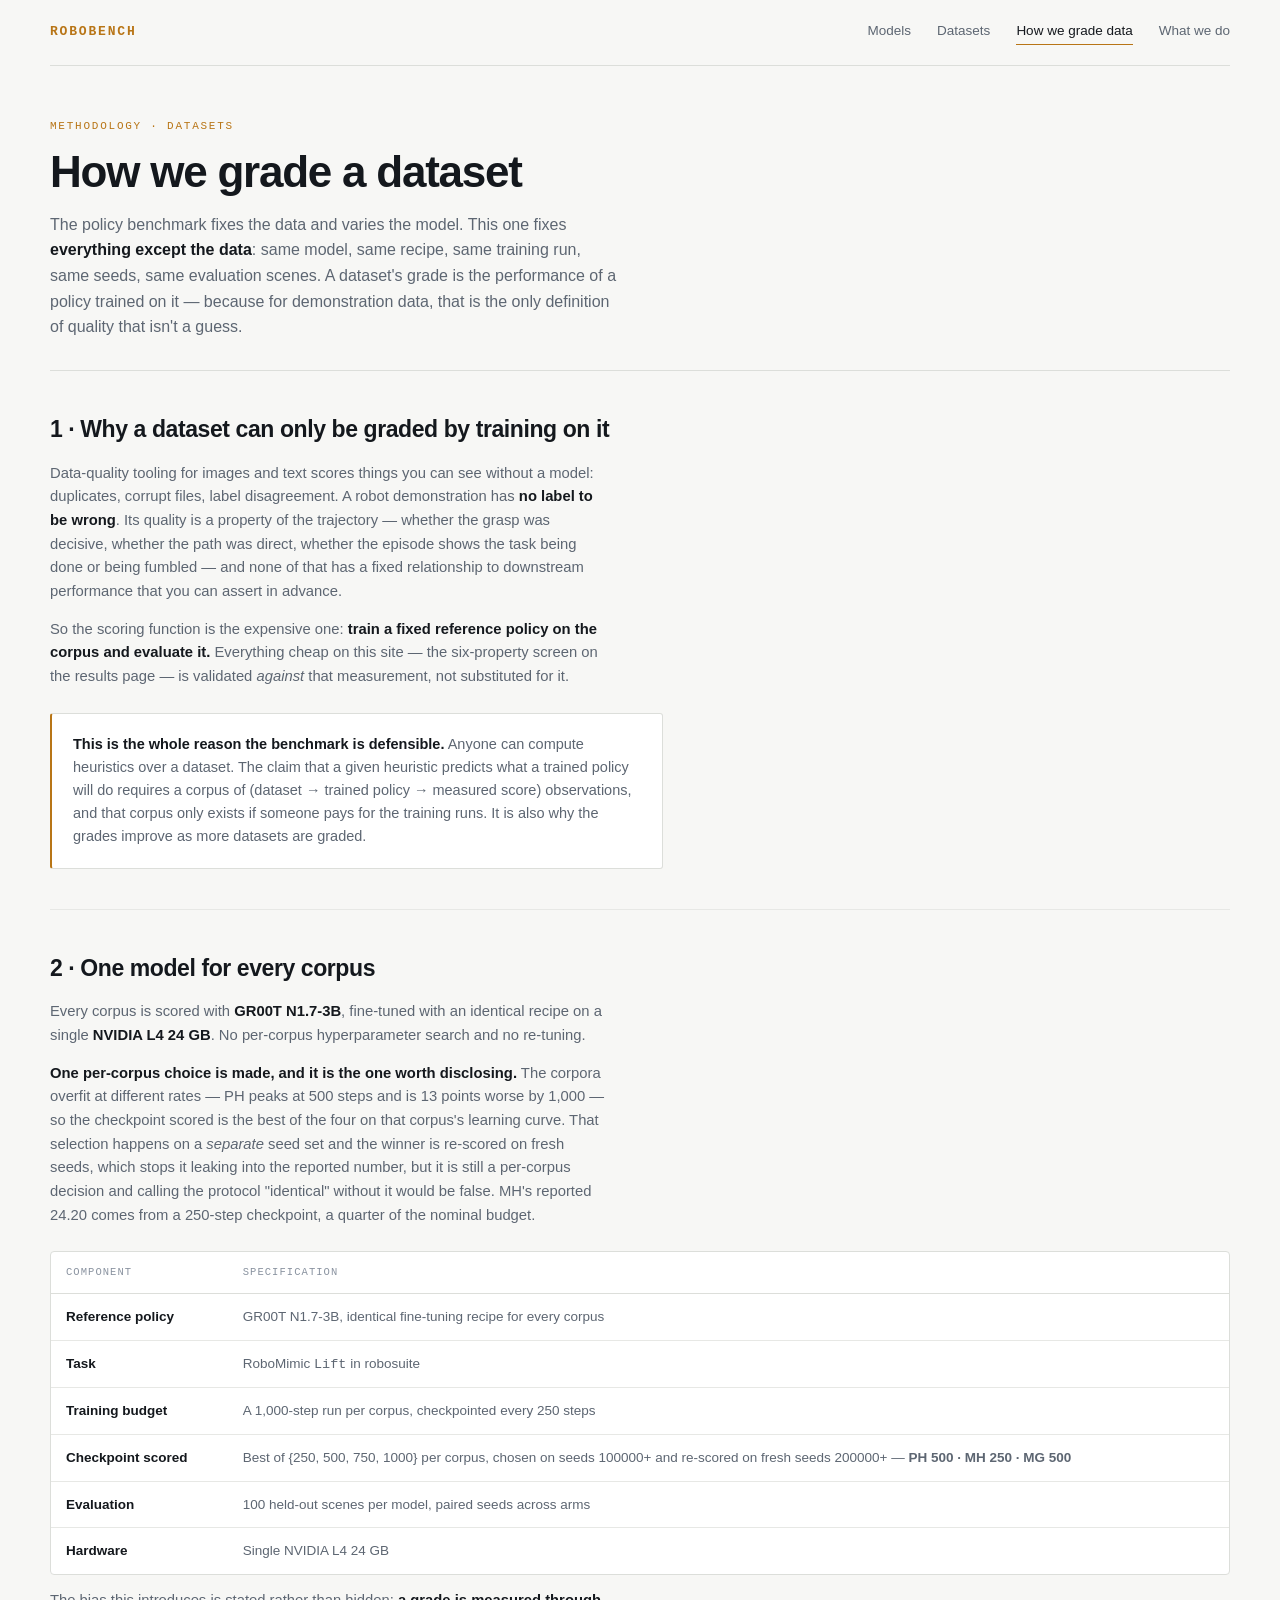
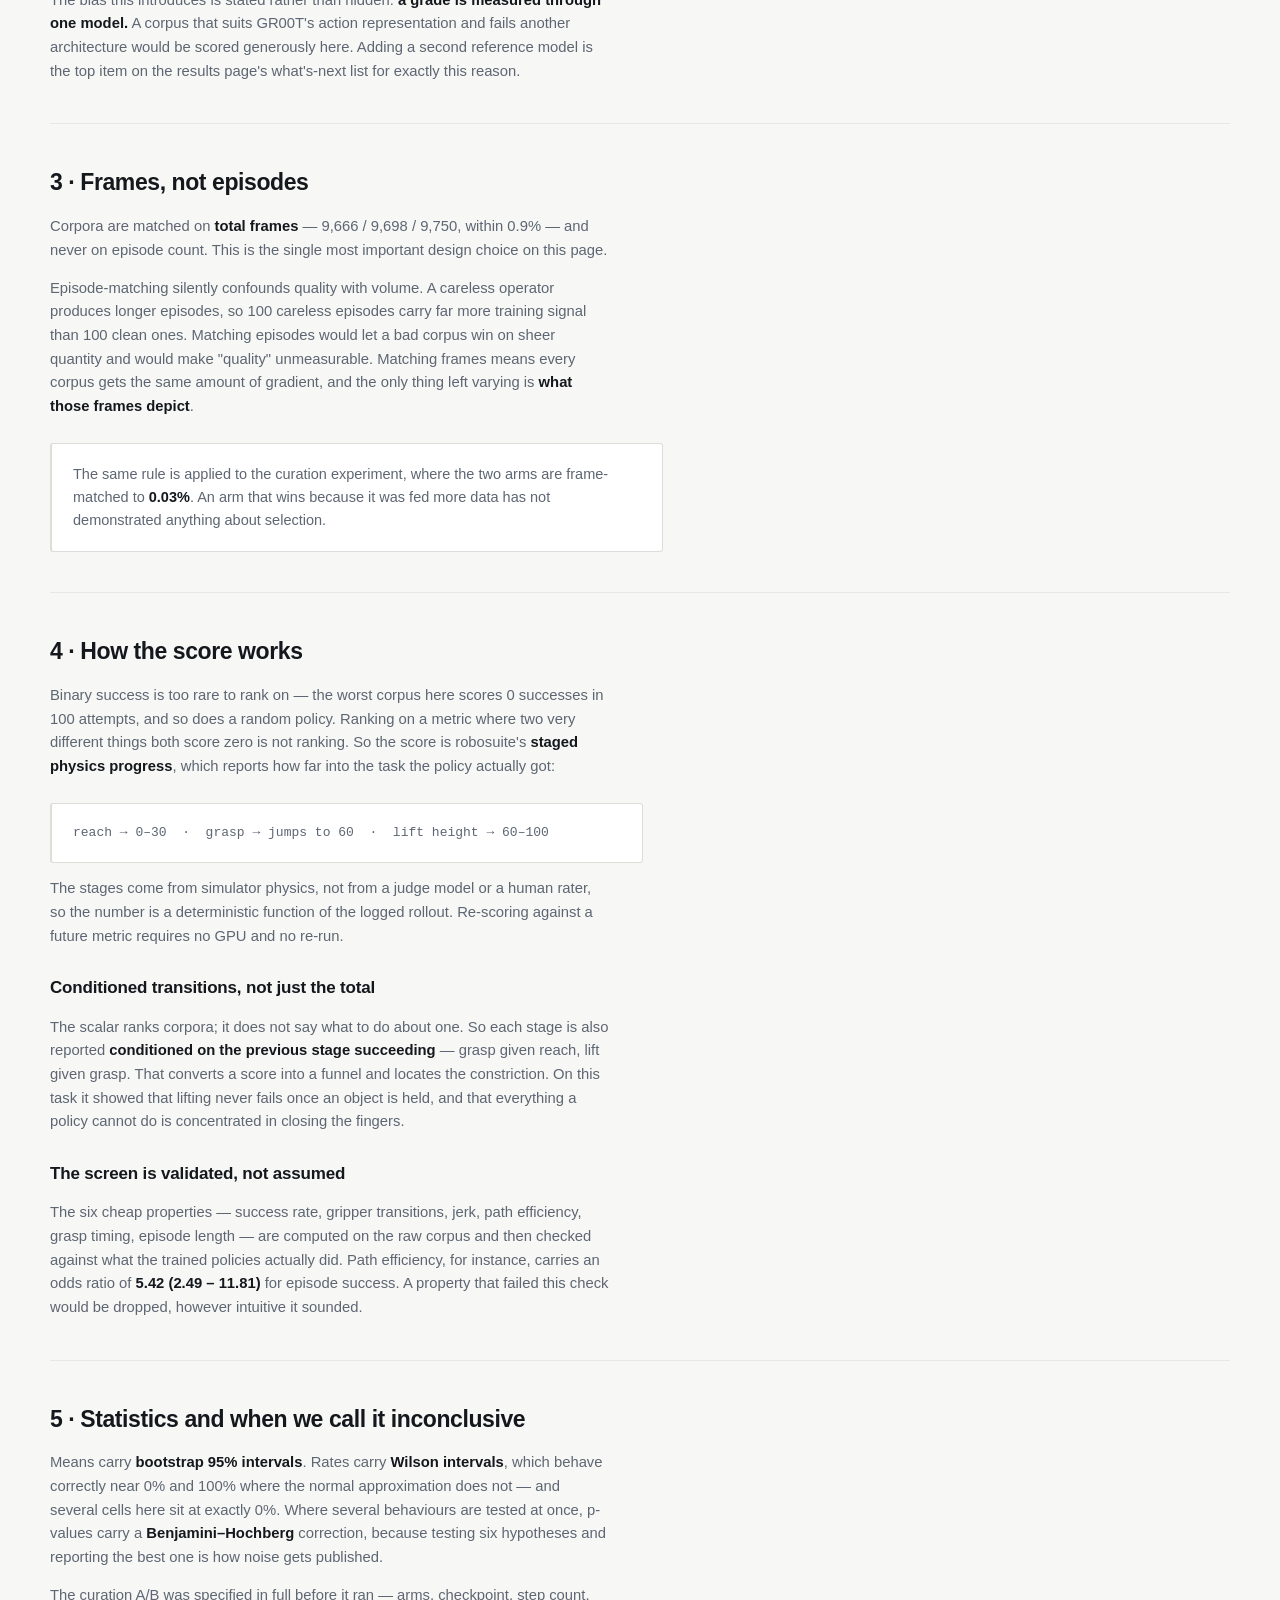
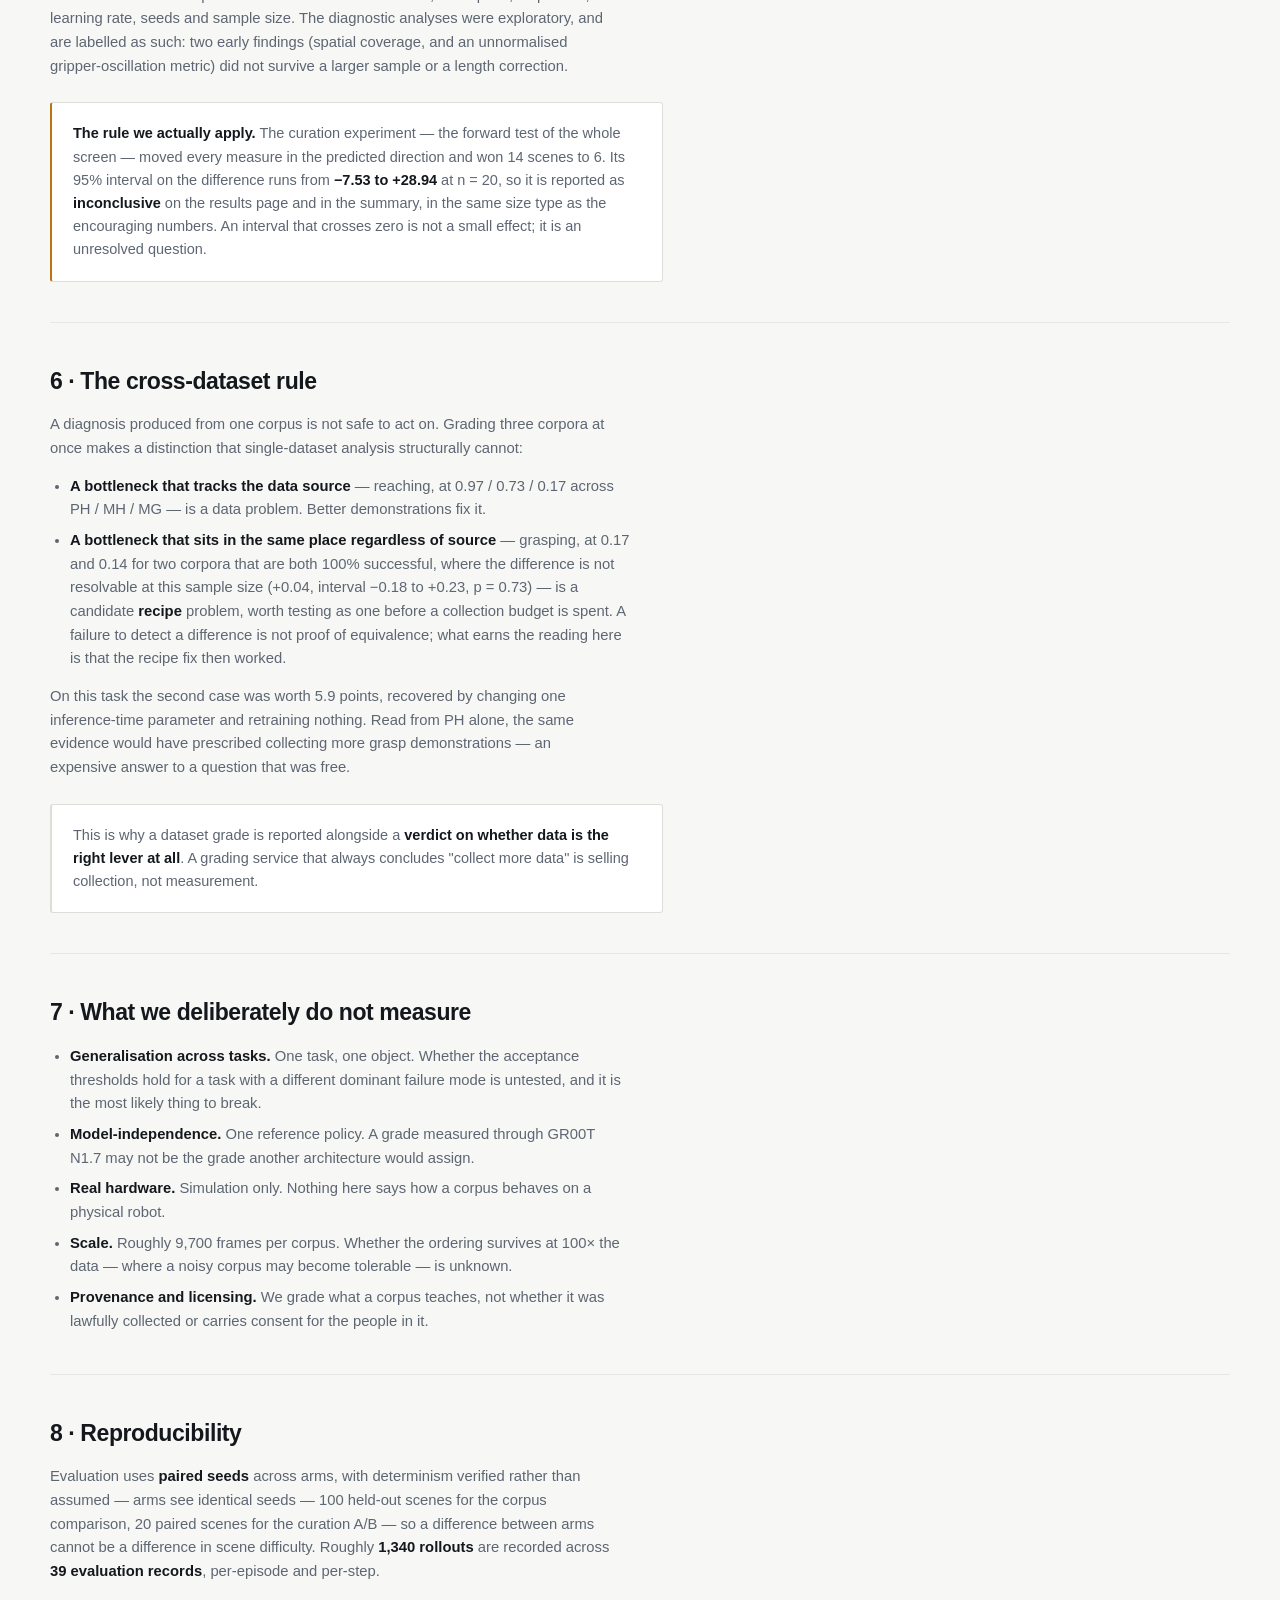
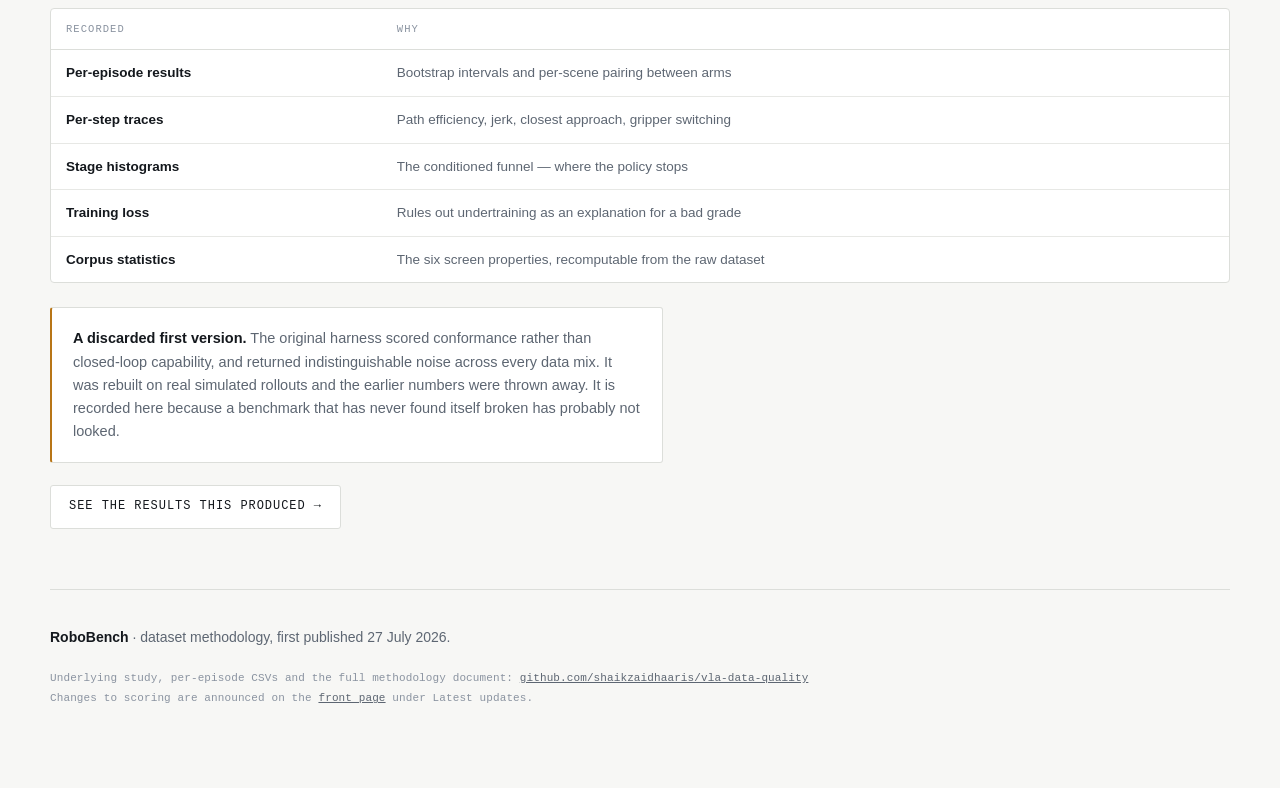
<file: methodology-datasets.html>
<!DOCTYPE html>
<html lang="en">
<head>
<meta charset="UTF-8">
<meta name="viewport" content="width=device-width, initial-scale=1.0">
<title>How we grade data — RoboBench</title>
<meta name="description" content="The reference model, the frame-matching rule, the scoring function and the statistical standards behind RoboBench's dataset benchmark.">
<link rel="stylesheet" href="assets/style.css">
</head>
<body>
<div class="wrap">

  <nav class="nav">
    <a class="brand" href="index.html">RoboBench</a>
    <a class="l" href="models.html">Models</a>
    <a class="l" href="datasets.html">Datasets</a>
    <a class="l" href="methodology-datasets.html" aria-current="page">How we grade data</a>
    <a class="l" href="about.html">What we do</a>
  </nav>

  <header>
    <div class="kicker">Methodology · datasets</div>
    <h1>How we grade a dataset</h1>
    <p class="standfirst">The policy benchmark fixes the data and varies the model. This one fixes <b>everything except the data</b>: same model, same recipe, same training run, same seeds, same evaluation scenes. A dataset's grade is the performance of a policy trained on it — because for demonstration data, that is the only definition of quality that isn't a guess.</p>
  </header>

  <section>
    <h2>1 · Why a dataset can only be graded by training on it</h2>
    <p class="body">Data-quality tooling for images and text scores things you can see without a model: duplicates, corrupt files, label disagreement. A robot demonstration has <b>no label to be wrong</b>. Its quality is a property of the trajectory — whether the grasp was decisive, whether the path was direct, whether the episode shows the task being done or being fumbled — and none of that has a fixed relationship to downstream performance that you can assert in advance.</p>
    <p class="body">So the scoring function is the expensive one: <b>train a fixed reference policy on the corpus and evaluate it.</b> Everything cheap on this site — the six-property screen on the results page — is validated <i>against</i> that measurement, not substituted for it.</p>
    <div class="call">
      <b>This is the whole reason the benchmark is defensible.</b> Anyone can compute heuristics over a dataset. The claim that a given heuristic predicts what a trained policy will do requires a corpus of (dataset → trained policy → measured score) observations, and that corpus only exists if someone pays for the training runs. It is also why the grades improve as more datasets are graded.
    </div>
  </section>

  <section>
    <h2>2 · One model for every corpus</h2>
    <p class="body">Every corpus is scored with <b>GR00T N1.7-3B</b>, fine-tuned with an identical recipe on a single <b>NVIDIA L4 24 GB</b>. No per-corpus hyperparameter search and no re-tuning.</p>
    <p class="body"><b>One per-corpus choice is made, and it is the one worth disclosing.</b> The corpora overfit at different rates — PH peaks at 500 steps and is 13 points worse by 1,000 — so the checkpoint scored is the best of the four on that corpus's learning curve. That selection happens on a <i>separate</i> seed set and the winner is re-scored on fresh seeds, which stops it leaking into the reported number, but it is still a per-corpus decision and calling the protocol "identical" without it would be false. MH's reported 24.20 comes from a 250-step checkpoint, a quarter of the nominal budget.</p>
    <div class="tbl">
      <table>
        <tr><th>Component</th><th>Specification</th></tr>
        <tr><td class="name">Reference policy</td><td>GR00T N1.7-3B, identical fine-tuning recipe for every corpus</td></tr>
        <tr><td class="name">Task</td><td>RoboMimic <span style="font-family:var(--mono)">Lift</span> in robosuite</td></tr>
        <tr><td class="name">Training budget</td><td>A 1,000-step run per corpus, checkpointed every 250 steps</td></tr>
        <tr><td class="name">Checkpoint scored</td><td>Best of {250, 500, 750, 1000} per corpus, chosen on seeds 100000+ and re-scored on fresh seeds 200000+ — <b>PH 500 · MH 250 · MG 500</b></td></tr>
        <tr><td class="name">Evaluation</td><td>100 held-out scenes per model, paired seeds across arms</td></tr>
        <tr><td class="name">Hardware</td><td>Single NVIDIA L4 24 GB</td></tr>
      </table>
    </div>
    <p class="body">The bias this introduces is stated rather than hidden: <b>a grade is measured through one model.</b> A corpus that suits GR00T's action representation and fails another architecture would be scored generously here. Adding a second reference model is the top item on the results page's what's-next list for exactly this reason.</p>
  </section>

  <section>
    <h2>3 · Frames, not episodes</h2>
    <p class="body">Corpora are matched on <b>total frames</b> — 9,666 / 9,698 / 9,750, within 0.9% — and never on episode count. This is the single most important design choice on this page.</p>
    <p class="body">Episode-matching silently confounds quality with volume. A careless operator produces longer episodes, so 100 careless episodes carry far more training signal than 100 clean ones. Matching episodes would let a bad corpus win on sheer quantity and would make "quality" unmeasurable. Matching frames means every corpus gets the same amount of gradient, and the only thing left varying is <b>what those frames depict</b>.</p>
    <div class="call quiet">
      The same rule is applied to the curation experiment, where the two arms are frame-matched to <b>0.03%</b>. An arm that wins because it was fed more data has not demonstrated anything about selection.
    </div>
  </section>

  <section>
    <h2>4 · How the score works</h2>
    <p class="body">Binary success is too rare to rank on — the worst corpus here scores 0 successes in 100 attempts, and so does a random policy. Ranking on a metric where two very different things both score zero is not ranking. So the score is robosuite's <b>staged physics progress</b>, which reports how far into the task the policy actually got:</p>
    <div class="call quiet" style="font-family:var(--mono);font-size:13px">
      reach → 0–30 &nbsp;·&nbsp; grasp → jumps to 60 &nbsp;·&nbsp; lift height → 60–100
    </div>
    <p class="body">The stages come from simulator physics, not from a judge model or a human rater, so the number is a deterministic function of the logged rollout. Re-scoring against a future metric requires no GPU and no re-run.</p>

    <h3>Conditioned transitions, not just the total</h3>
    <p class="body">The scalar ranks corpora; it does not say what to do about one. So each stage is also reported <b>conditioned on the previous stage succeeding</b> — grasp given reach, lift given grasp. That converts a score into a funnel and locates the constriction. On this task it showed that lifting never fails once an object is held, and that everything a policy cannot do is concentrated in closing the fingers.</p>

    <h3>The screen is validated, not assumed</h3>
    <p class="body">The six cheap properties — success rate, gripper transitions, jerk, path efficiency, grasp timing, episode length — are computed on the raw corpus and then checked against what the trained policies actually did. Path efficiency, for instance, carries an odds ratio of <b>5.42 (2.49 – 11.81)</b> for episode success. A property that failed this check would be dropped, however intuitive it sounded.</p>
  </section>

  <section>
    <h2>5 · Statistics and when we call it inconclusive</h2>
    <p class="body">Means carry <b>bootstrap 95% intervals</b>. Rates carry <b>Wilson intervals</b>, which behave correctly near 0% and 100% where the normal approximation does not — and several cells here sit at exactly 0%. Where several behaviours are tested at once, p-values carry a <b>Benjamini–Hochberg</b> correction, because testing six hypotheses and reporting the best one is how noise gets published.</p>
    <p class="body">The curation A/B was specified in full before it ran — arms, checkpoint, step count, learning rate, seeds and sample size. The diagnostic analyses were exploratory, and are labelled as such: two early findings (spatial coverage, and an unnormalised gripper-oscillation metric) did not survive a larger sample or a length correction.</p>
    <div class="call">
      <b>The rule we actually apply.</b> The curation experiment — the forward test of the whole screen — moved every measure in the predicted direction and won 14 scenes to 6. Its 95% interval on the difference runs from <b>−7.53 to +28.94</b> at n = 20, so it is reported as <b>inconclusive</b> on the results page and in the summary, in the same size type as the encouraging numbers. An interval that crosses zero is not a small effect; it is an unresolved question.
    </div>
  </section>

  <section>
    <h2>6 · The cross-dataset rule</h2>
    <p class="body">A diagnosis produced from one corpus is not safe to act on. Grading three corpora at once makes a distinction that single-dataset analysis structurally cannot:</p>
    <ul class="body">
      <li><b>A bottleneck that tracks the data source</b> — reaching, at 0.97 / 0.73 / 0.17 across PH / MH / MG — is a data problem. Better demonstrations fix it.</li>
      <li><b>A bottleneck that sits in the same place regardless of source</b> — grasping, at 0.17 and 0.14 for two corpora that are both 100% successful, where the difference is not resolvable at this sample size (+0.04, interval −0.18 to +0.23, p = 0.73) — is a candidate <b>recipe</b> problem, worth testing as one before a collection budget is spent. A failure to detect a difference is not proof of equivalence; what earns the reading here is that the recipe fix then worked.</li>
    </ul>
    <p class="body">On this task the second case was worth 5.9 points, recovered by changing one inference-time parameter and retraining nothing. Read from PH alone, the same evidence would have prescribed collecting more grasp demonstrations — an expensive answer to a question that was free.</p>
    <div class="call quiet">
      This is why a dataset grade is reported alongside a <b>verdict on whether data is the right lever at all</b>. A grading service that always concludes "collect more data" is selling collection, not measurement.
    </div>
  </section>

  <section>
    <h2>7 · What we deliberately do not measure</h2>
    <ul class="body">
      <li><b>Generalisation across tasks.</b> One task, one object. Whether the acceptance thresholds hold for a task with a different dominant failure mode is untested, and it is the most likely thing to break.</li>
      <li><b>Model-independence.</b> One reference policy. A grade measured through GR00T N1.7 may not be the grade another architecture would assign.</li>
      <li><b>Real hardware.</b> Simulation only. Nothing here says how a corpus behaves on a physical robot.</li>
      <li><b>Scale.</b> Roughly 9,700 frames per corpus. Whether the ordering survives at 100× the data — where a noisy corpus may become tolerable — is unknown.</li>
      <li><b>Provenance and licensing.</b> We grade what a corpus teaches, not whether it was lawfully collected or carries consent for the people in it.</li>
    </ul>
  </section>

  <section>
    <h2>8 · Reproducibility</h2>
    <p class="body">Evaluation uses <b>paired seeds</b> across arms, with determinism verified rather than assumed — arms see identical seeds — 100 held-out scenes for the corpus comparison, 20 paired scenes for the curation A/B — so a difference between arms cannot be a difference in scene difficulty. Roughly <b>1,340 rollouts</b> are recorded across <b>39 evaluation records</b>, per-episode and per-step.</p>
    <div class="tbl">
      <table>
        <tr><th>Recorded</th><th>Why</th></tr>
        <tr><td class="name">Per-episode results</td><td>Bootstrap intervals and per-scene pairing between arms</td></tr>
        <tr><td class="name">Per-step traces</td><td>Path efficiency, jerk, closest approach, gripper switching</td></tr>
        <tr><td class="name">Stage histograms</td><td>The conditioned funnel — where the policy stops</td></tr>
        <tr><td class="name">Training loss</td><td>Rules out undertraining as an explanation for a bad grade</td></tr>
        <tr><td class="name">Corpus statistics</td><td>The six screen properties, recomputable from the raw dataset</td></tr>
      </table>
    </div>
    <div class="call">
      <b>A discarded first version.</b> The original harness scored conformance rather than closed-loop capability, and returned indistinguishable noise across every data mix. It was rebuilt on real simulated rollouts and the earlier numbers were thrown away. It is recorded here because a benchmark that has never found itself broken has probably not looked.
    </div>
    <a class="cta" href="datasets.html">See the results this produced →</a>
  </section>

  <footer>
    <b>RoboBench</b> · dataset methodology, first published 27 July 2026.
    <div class="meta">
      Underlying study, per-episode CSVs and the full methodology document:
      <a href="https://github.com/shaikzaidhaaris/vla-data-quality">github.com/shaikzaidhaaris/vla-data-quality</a><br>
      Changes to scoring are announced on the <a href="index.html">front page</a> under Latest updates.
    </div>
  </footer>

</div>
</body>
</html>
</file>
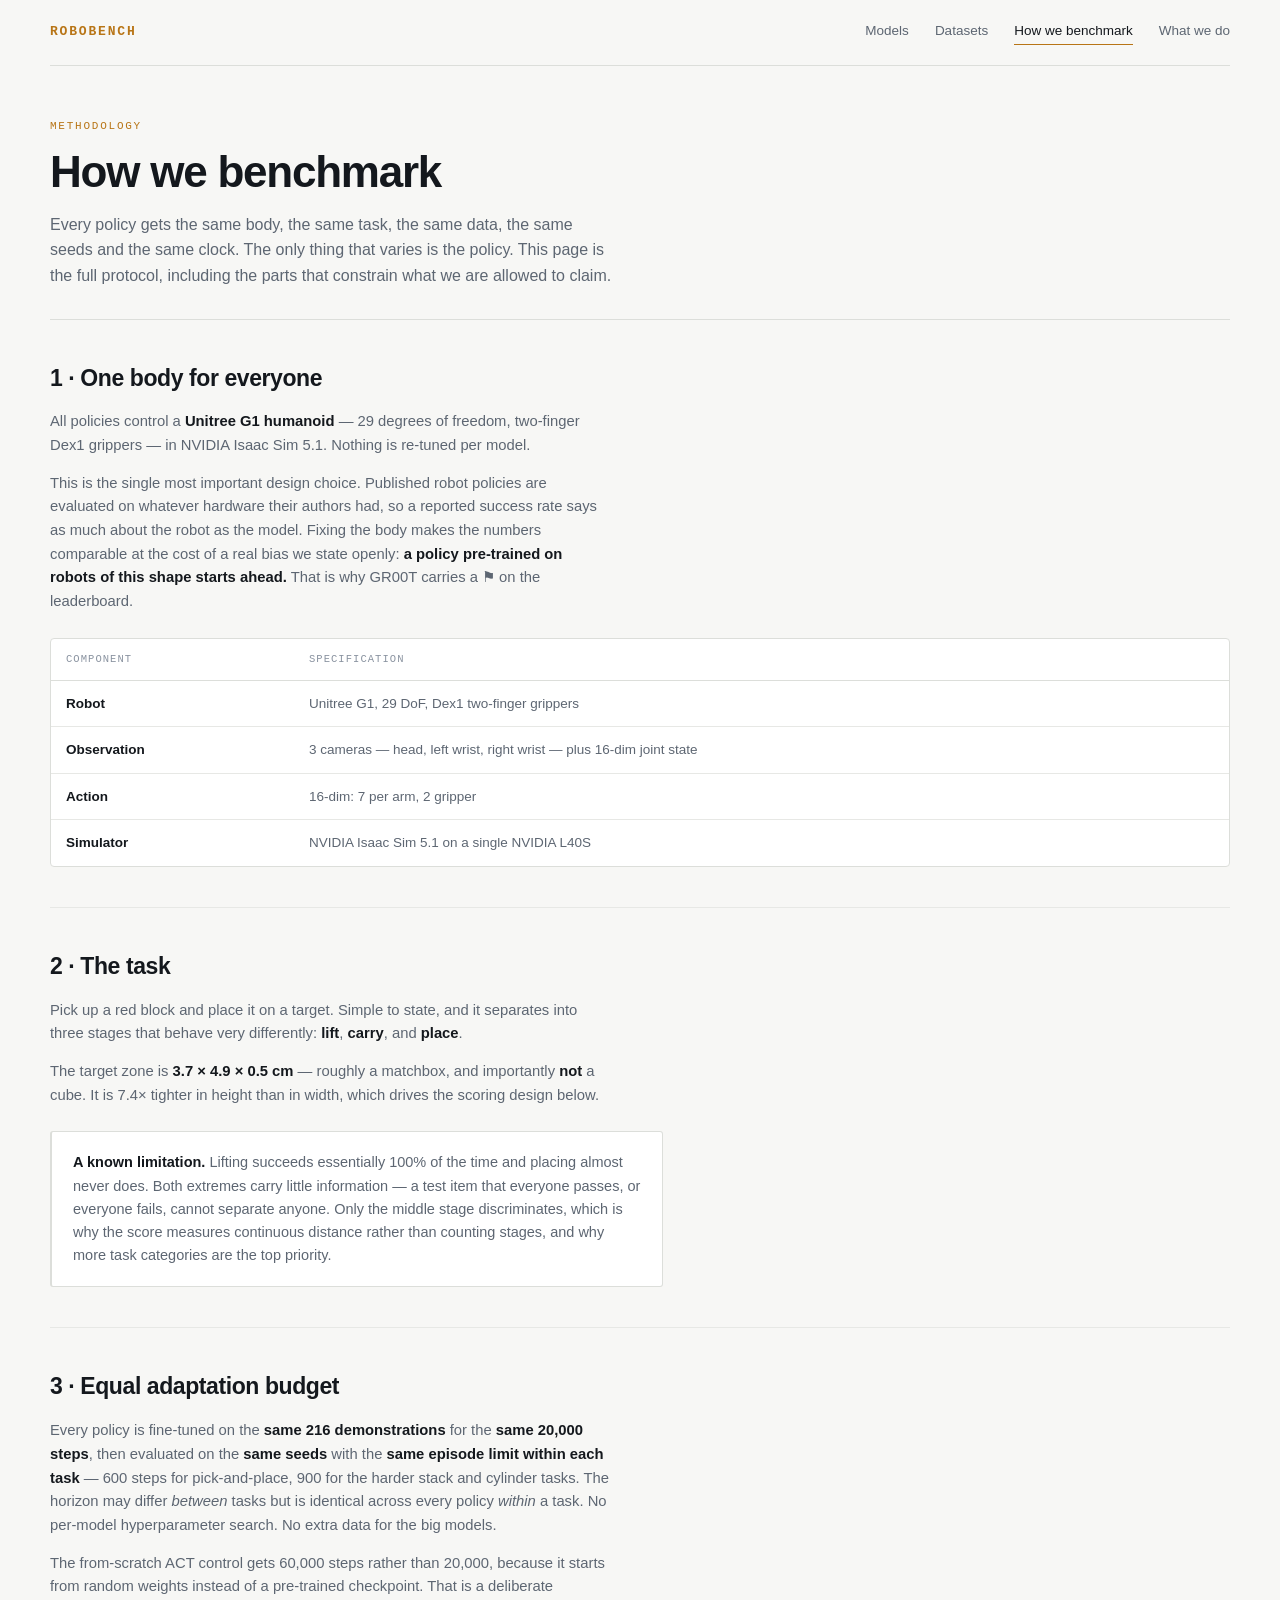
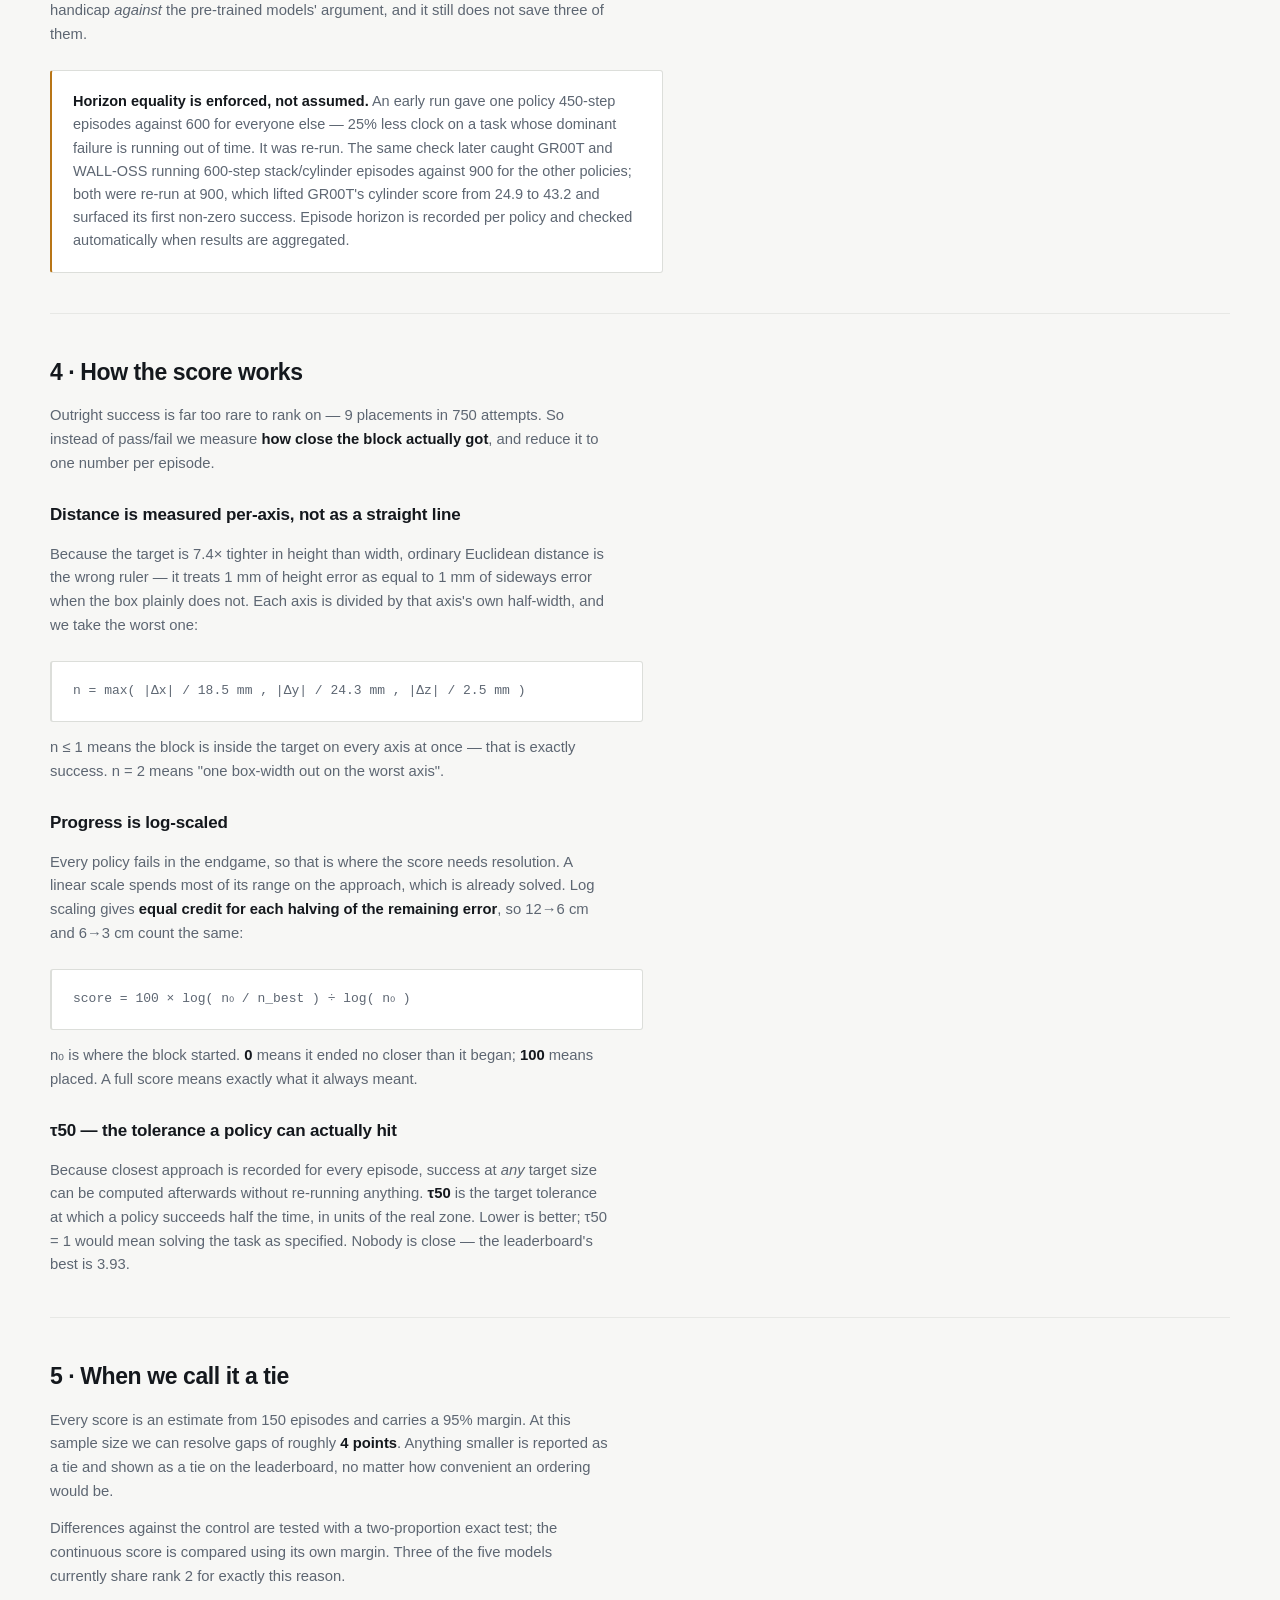
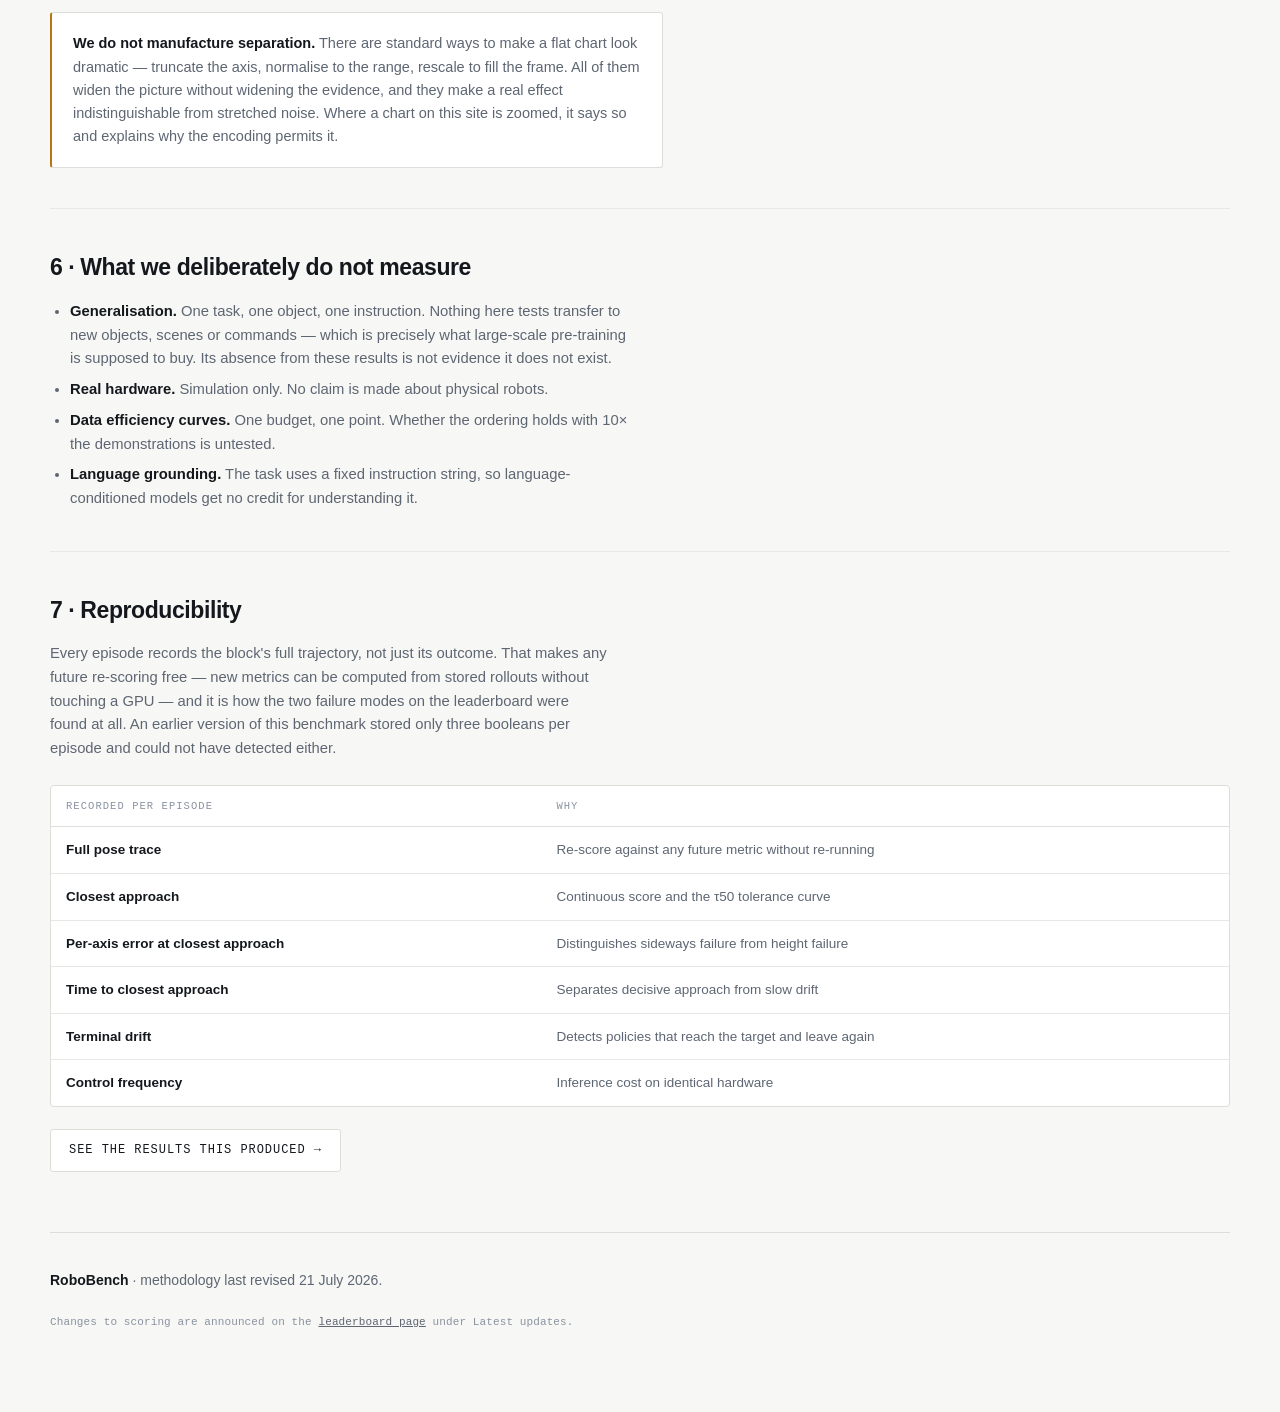
<file: methodology.html>
<!DOCTYPE html>
<html lang="en">
<head>
<meta charset="UTF-8">
<meta name="viewport" content="width=device-width, initial-scale=1.0">
<title>How we benchmark — RoboBench</title>
<meta name="description" content="The embodiment, task, adaptation budget, scoring rule and statistical standards behind RoboBench.">
<link rel="stylesheet" href="assets/style.css">
</head>
<body>
<div class="wrap">

  <nav class="nav">
    <a class="brand" href="index.html">RoboBench</a>
    <a class="l" href="models.html">Models</a>
    <a class="l" href="datasets.html">Datasets</a>
    <a class="l" href="methodology.html" aria-current="page">How we benchmark</a>
    <a class="l" href="about.html">What we do</a>
  </nav>

  <header>
    <div class="kicker">Methodology</div>
    <h1>How we benchmark</h1>
    <p class="standfirst">Every policy gets the same body, the same task, the same data, the same seeds and the same clock. The only thing that varies is the policy. This page is the full protocol, including the parts that constrain what we are allowed to claim.</p>
  </header>

  <section>
    <h2>1 · One body for everyone</h2>
    <p class="body">All policies control a <b>Unitree G1 humanoid</b> — 29 degrees of freedom, two-finger Dex1 grippers — in NVIDIA Isaac Sim 5.1. Nothing is re-tuned per model.</p>
    <p class="body">This is the single most important design choice. Published robot policies are evaluated on whatever hardware their authors had, so a reported success rate says as much about the robot as the model. Fixing the body makes the numbers comparable at the cost of a real bias we state openly: <b>a policy pre-trained on robots of this shape starts ahead.</b> That is why GR00T carries a ⚑ on the leaderboard.</p>
    <div class="tbl">
      <table>
        <tr><th>Component</th><th>Specification</th></tr>
        <tr><td class="name">Robot</td><td>Unitree G1, 29 DoF, Dex1 two-finger grippers</td></tr>
        <tr><td class="name">Observation</td><td>3 cameras — head, left wrist, right wrist — plus 16-dim joint state</td></tr>
        <tr><td class="name">Action</td><td>16-dim: 7 per arm, 2 gripper</td></tr>
        <tr><td class="name">Simulator</td><td>NVIDIA Isaac Sim 5.1 on a single NVIDIA L40S</td></tr>
      </table>
    </div>
  </section>

  <section>
    <h2>2 · The task</h2>
    <p class="body">Pick up a red block and place it on a target. Simple to state, and it separates into three stages that behave very differently: <b>lift</b>, <b>carry</b>, and <b>place</b>.</p>
    <p class="body">The target zone is <b>3.7 × 4.9 × 0.5 cm</b> — roughly a matchbox, and importantly <b>not</b> a cube. It is 7.4× tighter in height than in width, which drives the scoring design below.</p>
    <div class="call quiet">
      <b>A known limitation.</b> Lifting succeeds essentially 100% of the time and placing almost never does. Both extremes carry little information — a test item that everyone passes, or everyone fails, cannot separate anyone. Only the middle stage discriminates, which is why the score measures continuous distance rather than counting stages, and why more task categories are the top priority.
    </div>
  </section>

  <section>
    <h2>3 · Equal adaptation budget</h2>
    <p class="body">Every policy is fine-tuned on the <b>same 216 demonstrations</b> for the <b>same 20,000 steps</b>, then evaluated on the <b>same seeds</b> with the <b>same episode limit within each task</b> — 600 steps for pick-and-place, 900 for the harder stack and cylinder tasks. The horizon may differ <i>between</i> tasks but is identical across every policy <i>within</i> a task. No per-model hyperparameter search. No extra data for the big models.</p>
    <p class="body">The from-scratch ACT control gets 60,000 steps rather than 20,000, because it starts from random weights instead of a pre-trained checkpoint. That is a deliberate handicap <i>against</i> the pre-trained models' argument, and it still does not save three of them.</p>
    <div class="call">
      <b>Horizon equality is enforced, not assumed.</b> An early run gave one policy 450-step episodes against 600 for everyone else — 25% less clock on a task whose dominant failure is running out of time. It was re-run. The same check later caught GR00T and WALL-OSS running 600-step stack/cylinder episodes against 900 for the other policies; both were re-run at 900, which lifted GR00T's cylinder score from 24.9 to 43.2 and surfaced its first non-zero success. Episode horizon is recorded per policy and checked automatically when results are aggregated.
    </div>
  </section>

  <section>
    <h2>4 · How the score works</h2>
    <p class="body">Outright success is far too rare to rank on — 9 placements in 750 attempts. So instead of pass/fail we measure <b>how close the block actually got</b>, and reduce it to one number per episode.</p>

    <h3>Distance is measured per-axis, not as a straight line</h3>
    <p class="body">Because the target is 7.4× tighter in height than width, ordinary Euclidean distance is the wrong ruler — it treats 1 mm of height error as equal to 1 mm of sideways error when the box plainly does not. Each axis is divided by that axis's own half-width, and we take the worst one:</p>
    <div class="call quiet" style="font-family:var(--mono);font-size:13px">
      n = max( |Δx| / 18.5 mm , |Δy| / 24.3 mm , |Δz| / 2.5 mm )
    </div>
    <p class="body">n ≤ 1 means the block is inside the target on every axis at once — that is exactly success. n = 2 means "one box-width out on the worst axis".</p>

    <h3>Progress is log-scaled</h3>
    <p class="body">Every policy fails in the endgame, so that is where the score needs resolution. A linear scale spends most of its range on the approach, which is already solved. Log scaling gives <b>equal credit for each halving of the remaining error</b>, so 12→6 cm and 6→3 cm count the same:</p>
    <div class="call quiet" style="font-family:var(--mono);font-size:13px">
      score = 100 × log( n₀ / n_best ) ÷ log( n₀ )
    </div>
    <p class="body">n₀ is where the block started. <b>0</b> means it ended no closer than it began; <b>100</b> means placed. A full score means exactly what it always meant.</p>

    <h3>τ50 — the tolerance a policy can actually hit</h3>
    <p class="body">Because closest approach is recorded for every episode, success at <i>any</i> target size can be computed afterwards without re-running anything. <b>τ50</b> is the target tolerance at which a policy succeeds half the time, in units of the real zone. Lower is better; τ50 = 1 would mean solving the task as specified. Nobody is close — the leaderboard's best is 3.93.</p>
  </section>

  <section>
    <h2>5 · When we call it a tie</h2>
    <p class="body">Every score is an estimate from 150 episodes and carries a 95% margin. At this sample size we can resolve gaps of roughly <b>4 points</b>. Anything smaller is reported as a tie and shown as a tie on the leaderboard, no matter how convenient an ordering would be.</p>
    <p class="body">Differences against the control are tested with a two-proportion exact test; the continuous score is compared using its own margin. Three of the five models currently share rank 2 for exactly this reason.</p>
    <div class="call">
      <b>We do not manufacture separation.</b> There are standard ways to make a flat chart look dramatic — truncate the axis, normalise to the range, rescale to fill the frame. All of them widen the picture without widening the evidence, and they make a real effect indistinguishable from stretched noise. Where a chart on this site is zoomed, it says so and explains why the encoding permits it.
    </div>
  </section>

  <section>
    <h2>6 · What we deliberately do not measure</h2>
    <ul class="body">
      <li><b>Generalisation.</b> One task, one object, one instruction. Nothing here tests transfer to new objects, scenes or commands — which is precisely what large-scale pre-training is supposed to buy. Its absence from these results is not evidence it does not exist.</li>
      <li><b>Real hardware.</b> Simulation only. No claim is made about physical robots.</li>
      <li><b>Data efficiency curves.</b> One budget, one point. Whether the ordering holds with 10× the demonstrations is untested.</li>
      <li><b>Language grounding.</b> The task uses a fixed instruction string, so language-conditioned models get no credit for understanding it.</li>
    </ul>
  </section>

  <section>
    <h2>7 · Reproducibility</h2>
    <p class="body">Every episode records the block's full trajectory, not just its outcome. That makes any future re-scoring free — new metrics can be computed from stored rollouts without touching a GPU — and it is how the two failure modes on the leaderboard were found at all. An earlier version of this benchmark stored only three booleans per episode and could not have detected either.</p>
    <div class="tbl">
      <table>
        <tr><th>Recorded per episode</th><th>Why</th></tr>
        <tr><td class="name">Full pose trace</td><td>Re-score against any future metric without re-running</td></tr>
        <tr><td class="name">Closest approach</td><td>Continuous score and the τ50 tolerance curve</td></tr>
        <tr><td class="name">Per-axis error at closest approach</td><td>Distinguishes sideways failure from height failure</td></tr>
        <tr><td class="name">Time to closest approach</td><td>Separates decisive approach from slow drift</td></tr>
        <tr><td class="name">Terminal drift</td><td>Detects policies that reach the target and leave again</td></tr>
        <tr><td class="name">Control frequency</td><td>Inference cost on identical hardware</td></tr>
      </table>
    </div>
    <a class="cta" href="report.html">See the results this produced →</a>
  </section>

  <footer>
    <b>RoboBench</b> · methodology last revised 21 July 2026.
    <div class="meta">
      Changes to scoring are announced on the <a href="index.html">leaderboard page</a> under Latest updates.
    </div>
  </footer>

</div>
</body>
</html>
</file>
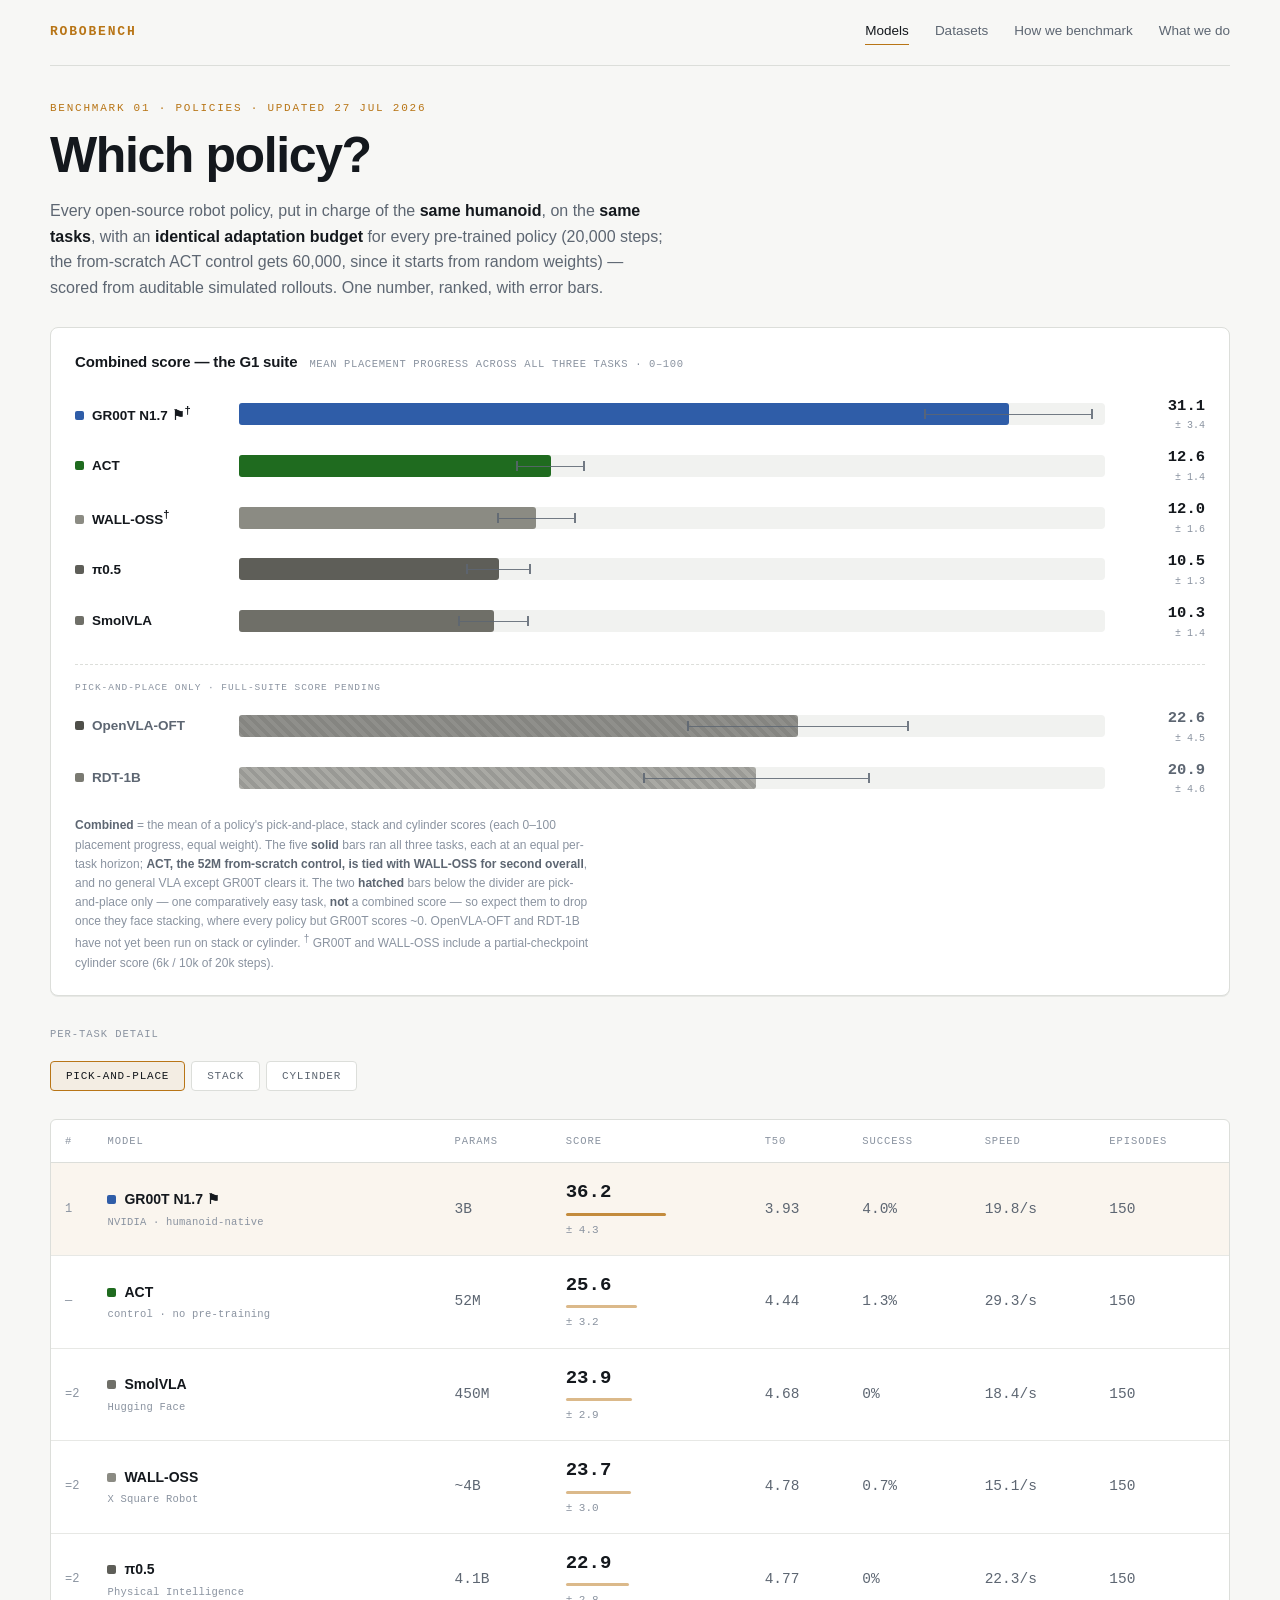
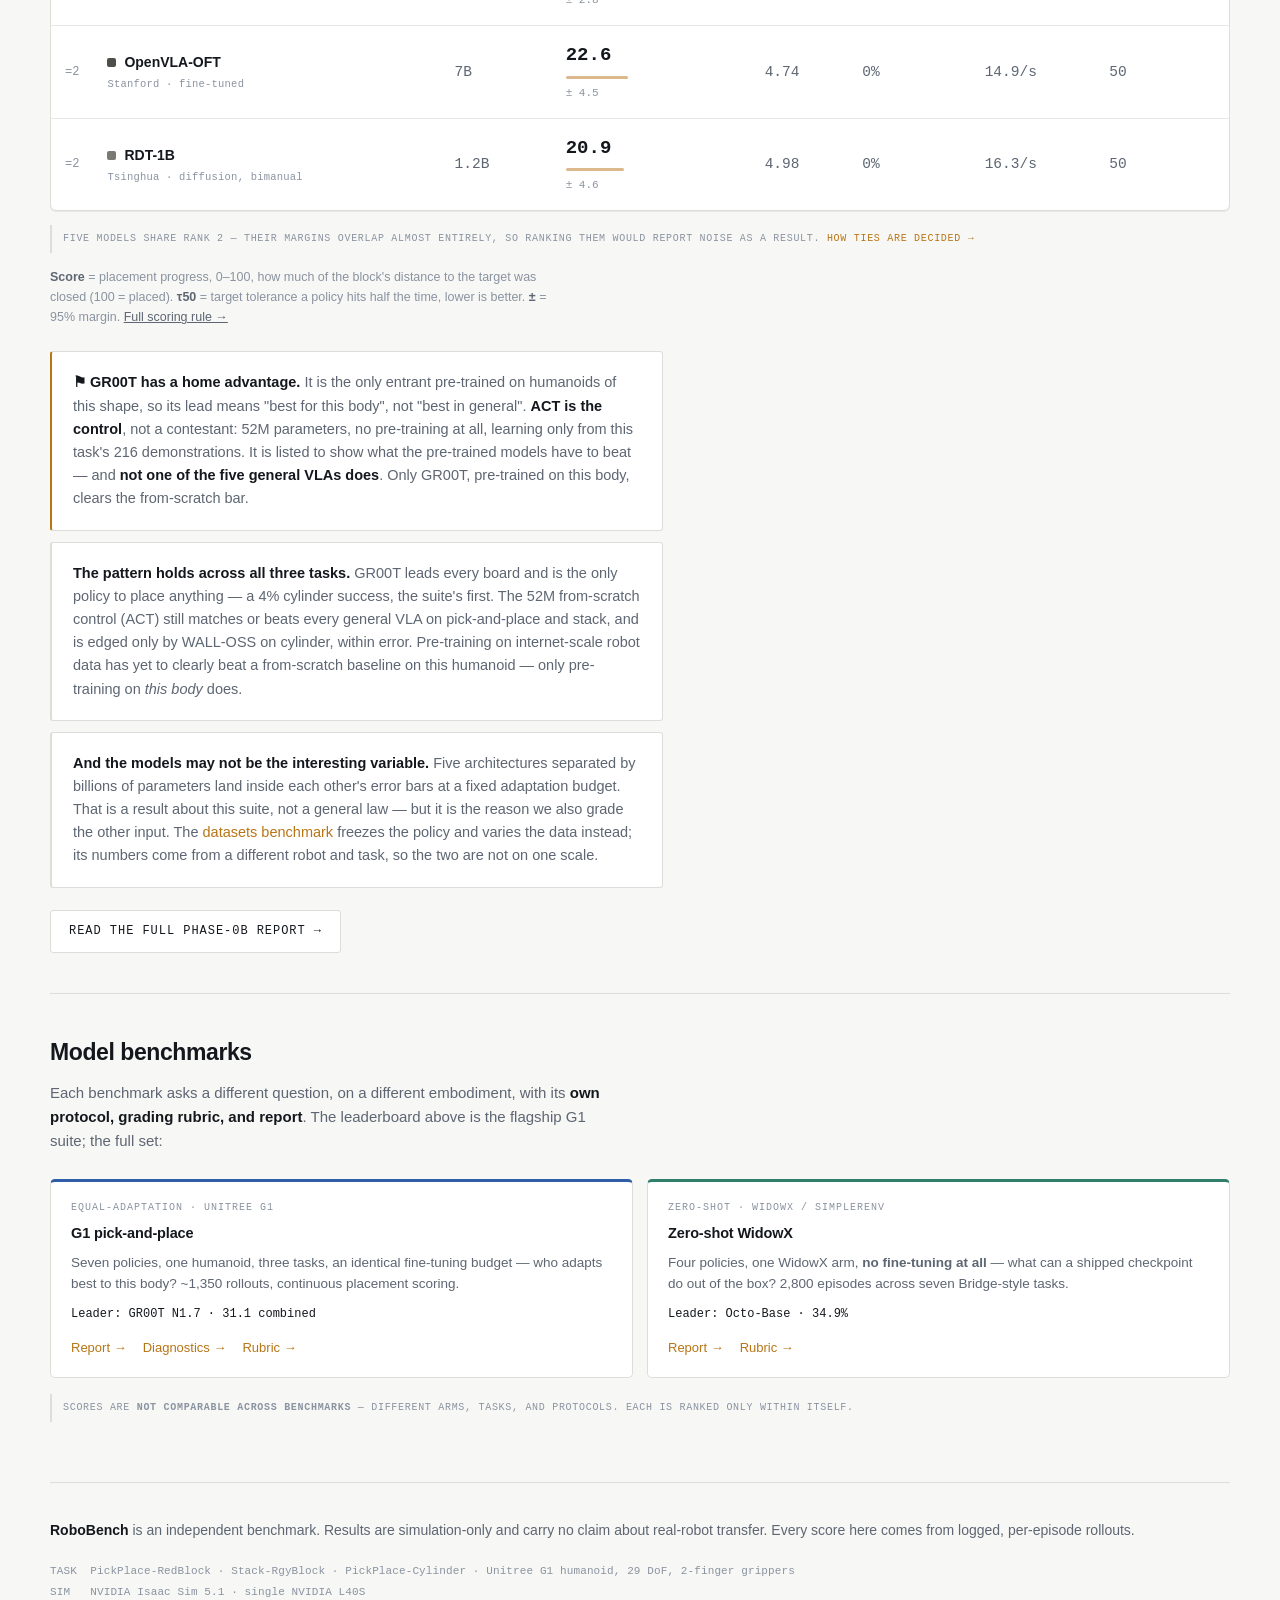
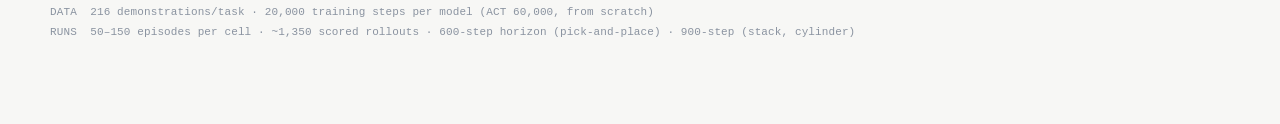
<file: models.html>
<!DOCTYPE html>
<html lang="en">
<head>
<meta charset="UTF-8">
<meta name="viewport" content="width=device-width, initial-scale=1.0">
<title>Models — RoboBench</title>
<meta name="description" content="Every open-source vision-language-action policy on the same humanoid, the same tasks and an identical adaptation budget. Ranked, with error bars.">
<link rel="stylesheet" href="assets/style.css">
</head>
<body>
<div class="wrap">

  <nav class="nav">
    <a class="brand" href="index.html">RoboBench</a>
    <a class="l" href="models.html" aria-current="page">Models</a>
    <a class="l" href="datasets.html">Datasets</a>
    <a class="l" href="methodology.html">How we benchmark</a>
    <a class="l" href="about.html">What we do</a>
  </nav>

  <section class="hero">
    <div class="kicker">Benchmark 01 · Policies · updated 27 Jul 2026</div>
    <h1>Which policy?</h1>
    <p class="standfirst">Every open-source robot policy, put in charge of the <b>same humanoid</b>, on the <b>same tasks</b>, with an <b>identical adaptation budget</b> for every pre-trained policy (20,000 steps; the from-scratch ACT control gets 60,000, since it starts from random weights) — scored from auditable simulated rollouts. One number, ranked, with error bars.</p>

    <div class="master">
      <div class="master-head">
        <span class="master-title">Combined score — the G1 suite</span>
        <span class="master-sub">mean placement progress across all three tasks · 0–100</span>
      </div>

      <div class="mbar-row">
        <div class="mbar-label"><span class="swatch" style="background:var(--groot)"></span>GR00T N1.7 ⚑<sup>†</sup></div>
        <div class="mbar-track">
          <div class="mbar-fill" style="width:88.9%;background:var(--groot)"></div>
          <div class="mbar-whisker" style="left:79.1%;width:19.5%"></div>
        </div>
        <div class="mbar-val">31.1<span class="mbar-ci">± 3.4</span></div>
      </div>

      <div class="mbar-row">
        <div class="mbar-label"><span class="swatch" style="background:var(--act)"></span>ACT</div>
        <div class="mbar-track">
          <div class="mbar-fill" style="width:36.0%;background:var(--act)"></div>
          <div class="mbar-whisker" style="left:32.0%;width:7.9%"></div>
        </div>
        <div class="mbar-val">12.6<span class="mbar-ci">± 1.4</span></div>
      </div>

      <div class="mbar-row">
        <div class="mbar-label"><span class="swatch" style="background:var(--g2)"></span>WALL-OSS<sup>†</sup></div>
        <div class="mbar-track">
          <div class="mbar-fill" style="width:34.3%;background:var(--g2)"></div>
          <div class="mbar-whisker" style="left:29.8%;width:9.1%"></div>
        </div>
        <div class="mbar-val">12.0<span class="mbar-ci">± 1.6</span></div>
      </div>

      <div class="mbar-row">
        <div class="mbar-label"><span class="swatch" style="background:var(--g3)"></span>π0.5</div>
        <div class="mbar-track">
          <div class="mbar-fill" style="width:30.0%;background:var(--g3)"></div>
          <div class="mbar-whisker" style="left:26.2%;width:7.5%"></div>
        </div>
        <div class="mbar-val">10.5<span class="mbar-ci">± 1.3</span></div>
      </div>

      <div class="mbar-row">
        <div class="mbar-label"><span class="swatch" style="background:var(--g1)"></span>SmolVLA</div>
        <div class="mbar-track">
          <div class="mbar-fill" style="width:29.4%;background:var(--g1)"></div>
          <div class="mbar-whisker" style="left:25.3%;width:8.2%"></div>
        </div>
        <div class="mbar-val">10.3<span class="mbar-ci">± 1.4</span></div>
      </div>

      <div class="master-divider">Pick-and-place only · full-suite score pending</div>

      <div class="mbar-row provisional">
        <div class="mbar-label"><span class="swatch" style="background:var(--g4)"></span>OpenVLA-OFT</div>
        <div class="mbar-track">
          <div class="mbar-fill prov" style="width:64.6%;background-color:var(--g4)"></div>
          <div class="mbar-whisker" style="left:51.7%;width:25.7%"></div>
        </div>
        <div class="mbar-val">22.6<span class="mbar-ci">± 4.5</span></div>
      </div>

      <div class="mbar-row provisional">
        <div class="mbar-label"><span class="swatch" style="background:var(--g5)"></span>RDT-1B</div>
        <div class="mbar-track">
          <div class="mbar-fill prov" style="width:59.7%;background-color:var(--g5)"></div>
          <div class="mbar-whisker" style="left:46.6%;width:26.3%"></div>
        </div>
        <div class="mbar-val">20.9<span class="mbar-ci">± 4.6</span></div>
      </div>

      <p class="master-note"><b style="color:var(--dim)">Combined</b> = the mean of a policy's pick-and-place, stack and cylinder scores (each 0–100 placement progress, equal weight). The five <b style="color:var(--dim)">solid</b> bars ran all three tasks, each at an equal per-task horizon; <b style="color:var(--dim)">ACT, the 52M from-scratch control, is tied with WALL-OSS for second overall</b>, and no general VLA except GR00T clears it. The two <b style="color:var(--dim)">hatched</b> bars below the divider are pick-and-place only — one comparatively easy task, <b style="color:var(--dim)">not</b> a combined score — so expect them to drop once they face stacking, where every policy but GR00T scores ~0. OpenVLA-OFT and RDT-1B have not yet been run on stack or cylinder. <sup>†</sup> GR00T and WALL-OSS include a partial-checkpoint cylinder score (6k / 10k of 20k steps).</p>
    </div>

    <p class="detail-label">Per-task detail</p>

    <div class="tabs" role="tablist">
      <button class="tab active" data-task="redblock" role="tab" aria-selected="true">Pick-and-place</button>
      <button class="tab" data-task="stack" role="tab" aria-selected="false">Stack</button>
      <button class="tab" data-task="cylinder" role="tab" aria-selected="false">Cylinder</button>
    </div>

    <div class="tab-panel active" data-panel="redblock">
    <div class="lb">
      <table>
        <tr>
          <th>#</th><th>Model</th><th>Params</th><th>Score</th><th>τ50</th>
          <th>Success</th><th>Speed</th><th>Episodes</th>
        </tr>

        <!-- ═══ ADD A MODEL: copy one <tr> block, edit values, keep rows in score order ═══ -->
        <tr class="lead">
          <td class="rk">1</td>
          <td class="nm"><span class="swatch" style="background:var(--groot)"></span>GR00T N1.7 ⚑<i>NVIDIA · humanoid-native</i></td>
          <td class="m">3B</td>
          <td class="m"><span class="sc">36.2</span><br><span class="ci">± 4.3</span></td>
          <td class="m">3.93</td><td class="m">4.0%</td><td class="m">19.8/s</td><td class="m">150</td>
        </tr>
        <tr>
          <td class="rk">—</td>
          <td class="nm"><span class="swatch" style="background:var(--act)"></span>ACT<i>control · no pre-training</i></td>
          <td class="m">52M</td>
          <td class="m"><span class="sc">25.6</span><br><span class="ci">± 3.2</span></td>
          <td class="m">4.44</td><td class="m">1.3%</td><td class="m">29.3/s</td><td class="m">150</td>
        </tr>
        <tr>
          <td class="rk">=2</td>
          <td class="nm"><span class="swatch" style="background:var(--g1)"></span>SmolVLA<i>Hugging Face</i></td>
          <td class="m">450M</td>
          <td class="m"><span class="sc">23.9</span><br><span class="ci">± 2.9</span></td>
          <td class="m">4.68</td><td class="m">0%</td><td class="m">18.4/s</td><td class="m">150</td>
        </tr>
        <tr>
          <td class="rk">=2</td>
          <td class="nm"><span class="swatch" style="background:var(--g2)"></span>WALL-OSS<i>X Square Robot</i></td>
          <td class="m">~4B</td>
          <td class="m"><span class="sc">23.7</span><br><span class="ci">± 3.0</span></td>
          <td class="m">4.78</td><td class="m">0.7%</td><td class="m">15.1/s</td><td class="m">150</td>
        </tr>
        <tr>
          <td class="rk">=2</td>
          <td class="nm"><span class="swatch" style="background:var(--g3)"></span>π0.5<i>Physical Intelligence</i></td>
          <td class="m">4.1B</td>
          <td class="m"><span class="sc">22.9</span><br><span class="ci">± 2.8</span></td>
          <td class="m">4.77</td><td class="m">0%</td><td class="m">22.3/s</td><td class="m">150</td>
        </tr>
        <tr>
          <td class="rk">=2</td>
          <td class="nm"><span class="swatch" style="background:var(--g4)"></span>OpenVLA-OFT<i>Stanford · fine-tuned</i></td>
          <td class="m">7B</td>
          <td class="m"><span class="sc">22.6</span><br><span class="ci">± 4.5</span></td>
          <td class="m">4.74</td><td class="m">0%</td><td class="m">14.9/s</td><td class="m">50</td>
        </tr>
        <tr>
          <td class="rk">=2</td>
          <td class="nm"><span class="swatch" style="background:var(--g5)"></span>RDT-1B<i>Tsinghua · diffusion, bimanual</i></td>
          <td class="m">1.2B</td>
          <td class="m"><span class="sc">20.9</span><br><span class="ci">± 4.6</span></td>
          <td class="m">4.98</td><td class="m">0%</td><td class="m">16.3/s</td><td class="m">50</td>
        </tr>
        <!-- ═══ END MODEL ROWS ═══ -->
      </table>
    </div>

    <p class="tie" style="margin-top:14px">Five models share rank 2 — their margins overlap almost entirely, so ranking them would report noise as a result. <a href="methodology.html" style="color:var(--signal);text-decoration:none">How ties are decided →</a></p>
    </div><!-- /panel redblock -->

    <div class="tab-panel" data-panel="stack">
      <p class="panel-sub">Stack — red, then yellow, then green. &nbsp;50 episodes each · 900-step horizon.</p>
      <div class="lb">
        <table>
          <tr><th>#</th><th>Model</th><th>Params</th><th>Score</th><th>τ50</th><th>Success</th><th>Speed</th><th>Episodes</th></tr>
          <tr class="lead">
            <td class="rk">1</td>
            <td class="nm"><span class="swatch" style="background:var(--groot)"></span>GR00T N1.7 ⚑<i>NVIDIA · humanoid-native</i></td>
            <td class="m">3B</td>
            <td class="m"><span class="sc">14.0</span><br><span class="ci">± 4.6</span></td>
            <td class="m">9.00</td><td class="m">0%</td><td class="m">18.4/s</td><td class="m">50</td>
          </tr>
          <tr>
            <td class="rk">=2</td>
            <td class="nm"><span class="swatch" style="background:var(--g1)"></span>SmolVLA<i>Hugging Face</i></td>
            <td class="m">450M</td>
            <td class="m"><span class="sc">0.7</span><br><span class="ci">± 1.0</span></td>
            <td class="m">11.0</td><td class="m">0%</td><td class="m">16.3/s</td><td class="m">50</td>
          </tr>
          <tr>
            <td class="rk">—</td>
            <td class="nm"><span class="swatch" style="background:var(--act)"></span>ACT<i>control · no pre-training</i></td>
            <td class="m">52M</td>
            <td class="m"><span class="sc">0.6</span><br><span class="ci">± 1.1</span></td>
            <td class="m">11.0</td><td class="m">0%</td><td class="m">16.5/s</td><td class="m">50</td>
          </tr>
          <tr>
            <td class="rk">=2</td>
            <td class="nm"><span class="swatch" style="background:var(--g3)"></span>π0.5<i>Physical Intelligence</i></td>
            <td class="m">4.1B</td>
            <td class="m"><span class="sc">0.6</span><br><span class="ci">± 1.1</span></td>
            <td class="m">11.0</td><td class="m">0%</td><td class="m">12.2/s</td><td class="m">50</td>
          </tr>
          <tr>
            <td class="rk">=2</td>
            <td class="nm"><span class="swatch" style="background:var(--g2)"></span>WALL-OSS<i>X Square Robot</i></td>
            <td class="m">~4B</td>
            <td class="m"><span class="sc">0.2</span><br><span class="ci">± 0.4</span></td>
            <td class="m">11.0</td><td class="m">0%</td><td class="m">12.2/s</td><td class="m">50</td>
          </tr>
        </table>
      </div>
      <p class="tie" style="margin-top:14px">Only GR00T makes measurable progress — every other policy sits at the tolerance floor (τ50 = 11.0 is the grid maximum: the block never came close). Stacking is effectively unsolved.</p>
    </div>

    <div class="tab-panel" data-panel="cylinder">
      <p class="panel-sub">Cylinder — place it in the basket. &nbsp;50 episodes each · 900-step horizon.</p>
      <div class="lb">
        <table>
          <tr><th>#</th><th>Model</th><th>Params</th><th>Score</th><th>τ50</th><th>Success</th><th>Speed</th><th>Episodes</th></tr>
          <tr class="lead">
            <td class="rk">1</td>
            <td class="nm"><span class="swatch" style="background:var(--groot)"></span>GR00T N1.7 ⚑<i>NVIDIA · humanoid-native</i></td>
            <td class="m">3B</td>
            <td class="m"><span class="sc">43.2</span><br><span class="ci">± 8.1</span></td>
            <td class="m">1.93</td><td class="m">4.0%</td><td class="m">18.9/s</td><td class="m">50 <sup>†</sup></td>
          </tr>
          <tr>
            <td class="rk">=2</td>
            <td class="nm"><span class="swatch" style="background:var(--g2)"></span>WALL-OSS<i>X Square Robot</i></td>
            <td class="m">~4B</td>
            <td class="m"><span class="sc">12.1</span><br><span class="ci">± 3.7</span></td>
            <td class="m">2.48</td><td class="m">0%</td><td class="m">14.7/s</td><td class="m">50 <sup>†</sup></td>
          </tr>
          <tr>
            <td class="rk">—</td>
            <td class="nm"><span class="swatch" style="background:var(--act)"></span>ACT<i>control · no pre-training</i></td>
            <td class="m">52M</td>
            <td class="m"><span class="sc">11.6</span><br><span class="ci">± 2.4</span></td>
            <td class="m">2.50</td><td class="m">0%</td><td class="m">16.1/s</td><td class="m">50</td>
          </tr>
          <tr>
            <td class="rk">=2</td>
            <td class="nm"><span class="swatch" style="background:var(--g3)"></span>π0.5<i>Physical Intelligence</i></td>
            <td class="m">4.1B</td>
            <td class="m"><span class="sc">8.0</span><br><span class="ci">± 2.6</span></td>
            <td class="m">2.76</td><td class="m">0%</td><td class="m">14.9/s</td><td class="m">50</td>
          </tr>
          <tr>
            <td class="rk">=2</td>
            <td class="nm"><span class="swatch" style="background:var(--g1)"></span>SmolVLA<i>Hugging Face</i></td>
            <td class="m">450M</td>
            <td class="m"><span class="sc">6.3</span><br><span class="ci">± 3.0</span></td>
            <td class="m">2.78</td><td class="m">0%</td><td class="m">16.7/s</td><td class="m">50</td>
          </tr>
        </table>
      </div>
      <p class="tie" style="margin-top:14px">GR00T clears the field with the <b>first non-zero success on either of the two new tasks</b> — it places the cylinder in 4% of episodes, invisible at the shorter horizon. WALL-OSS and the ACT control are tied just behind (12.1 vs 11.6, margins overlap). <sup>†</sup> GR00T and WALL-OSS use <b>partial checkpoints</b> (6k and 10k of 20k steps — a disk fault cut training short); both were re-run at the standard 900-step horizon, so treat those two as provisional on training-steps, not horizon.</p>
    </div>

    <p class="scorekey"><b>Score</b> = placement progress, 0–100, how much of the block's distance to the target was closed (100 = placed). <b>τ50</b> = target tolerance a policy hits half the time, lower is better. <b>±</b> = 95% margin. <a href="methodology.html">Full scoring rule →</a></p>

    <div class="call">
      <b>⚑ GR00T has a home advantage.</b> It is the only entrant pre-trained on humanoids of this shape, so its lead means "best for this body", not "best in general". <b>ACT is the control</b>, not a contestant: 52M parameters, no pre-training at all, learning only from this task's 216 demonstrations. It is listed to show what the pre-trained models have to beat — and <b>not one of the five general VLAs does</b>. Only GR00T, pre-trained on this body, clears the from-scratch bar.
    </div>

    <div class="call quiet"><b>The pattern holds across all three tasks.</b> GR00T leads every board and is the only policy to place anything — a 4% cylinder success, the suite's first. The 52M from-scratch control (ACT) still matches or beats every general VLA on pick-and-place and stack, and is edged only by WALL-OSS on cylinder, within error. Pre-training on internet-scale robot data has yet to clearly beat a from-scratch baseline on this humanoid — only pre-training on <i>this body</i> does.</div>

    <div class="call quiet"><b>And the models may not be the interesting variable.</b> Five architectures separated by billions of parameters land inside each other's error bars at a fixed adaptation budget. That is a result about this suite, not a general law — but it is the reason we also grade the other input. The <a href="datasets.html" style="color:var(--signal);text-decoration:none">datasets benchmark</a> freezes the policy and varies the data instead; its numbers come from a different robot and task, so the two are not on one scale.</div>

    <a class="cta" href="report.html">Read the full phase-0b report →</a>
  </section>

  <section id="benchmarks">
    <h2>Model benchmarks</h2>
    <p class="lede">Each benchmark asks a different question, on a different embodiment, with its <b>own protocol, grading rubric, and report</b>. The leaderboard above is the flagship G1 suite; the full set:</p>

    <div class="grid" style="margin-top:26px">
      <div class="card" style="border-top:3px solid var(--groot)">
        <div style="font-family:var(--mono);font-size:10px;letter-spacing:.1em;text-transform:uppercase;color:var(--dimmer)">Equal-adaptation · Unitree G1</div>
        <h4 style="margin-top:6px">G1 pick-and-place</h4>
        <p>Seven policies, one humanoid, three tasks, an identical fine-tuning budget — who adapts best to this body? ~1,350 rollouts, continuous placement scoring.</p>
        <p style="font-family:var(--mono);font-size:12px;color:var(--text);margin-top:10px">Leader: GR00T N1.7 · 31.1 combined</p>
        <div style="margin-top:14px;display:flex;gap:16px;font-size:13px;flex-wrap:wrap">
          <a href="report.html" style="color:var(--signal);text-decoration:none">Report →</a>
          <a href="diagnostics.html" style="color:var(--signal);text-decoration:none">Diagnostics →</a>
          <a href="methodology.html" style="color:var(--signal);text-decoration:none">Rubric →</a>
        </div>
      </div>
      <div class="card" style="border-top:3px solid var(--ok)">
        <div style="font-family:var(--mono);font-size:10px;letter-spacing:.1em;text-transform:uppercase;color:var(--dimmer)">Zero-shot · WidowX / SimplerEnv</div>
        <h4 style="margin-top:6px">Zero-shot WidowX</h4>
        <p>Four policies, one WidowX arm, <b>no fine-tuning at all</b> — what can a shipped checkpoint do out of the box? 2,800 episodes across seven Bridge-style tasks.</p>
        <p style="font-family:var(--mono);font-size:12px;color:var(--text);margin-top:10px">Leader: Octo-Base · 34.9%</p>
        <div style="margin-top:14px;display:flex;gap:16px;font-size:13px">
          <a href="report-widowx.html" style="color:var(--signal);text-decoration:none">Report →</a>
          <a href="rubric-widowx.html" style="color:var(--signal);text-decoration:none">Rubric →</a>
        </div>
      </div>
    </div>

    <p class="tie" style="margin-top:16px">Scores are <b>not comparable across benchmarks</b> — different arms, tasks, and protocols. Each is ranked only within itself.</p>
  </section>

  <footer>
    <b>RoboBench</b> is an independent benchmark. Results are simulation-only and carry no claim about real-robot transfer. Every score here comes from logged, per-episode rollouts.
    <div class="meta">
      TASK &nbsp;PickPlace-RedBlock · Stack-RgyBlock · PickPlace-Cylinder · Unitree G1 humanoid, 29 DoF, 2-finger grippers<br>
      SIM &nbsp;&nbsp;NVIDIA Isaac Sim 5.1 · single NVIDIA L40S<br>
      DATA &nbsp;216 demonstrations/task · 20,000 training steps per model (ACT 60,000, from scratch)<br>
      RUNS &nbsp;50–150 episodes per cell · ~1,350 scored rollouts · 600-step horizon (pick-and-place) · 900-step (stack, cylinder)
    </div>
  </footer>

</div>
<script>
(function(){
  // ---- task tabs (progressive enhancement) ----
  var tabs = Array.prototype.slice.call(document.querySelectorAll('.tab[data-task]'));
  var panels = Array.prototype.slice.call(document.querySelectorAll('.tab-panel[data-panel]'));
  if (tabs.length && panels.length) {
    document.documentElement.classList.add('js-tabs');
    tabs.forEach(function(t){
      t.addEventListener('click', function(){
        var task = t.getAttribute('data-task');
        tabs.forEach(function(x){
          var on = x === t;
          x.classList.toggle('active', on);
          x.setAttribute('aria-selected', on ? 'true' : 'false');
        });
        panels.forEach(function(p){
          p.classList.toggle('active', p.getAttribute('data-panel') === task);
        });
      });
    });
  }
  // ---- score sparklines: bar length proportional to score within each task ----
  Array.prototype.slice.call(document.querySelectorAll('.lb table')).forEach(function(tbl){
    var scs = Array.prototype.slice.call(tbl.querySelectorAll('td .sc'));
    var max = 0, items = [];
    scs.forEach(function(sc){
      var v = parseFloat(sc.textContent);
      if (!isNaN(v)) { items.push([sc, v]); if (v > max) max = v; }
    });
    if (max <= 0) return;
    items.forEach(function(pair){
      var sc = pair[0], v = pair[1];
      if (sc.parentNode.querySelector('.bar')) return;
      var bar = document.createElement('span');
      bar.className = 'bar';
      bar.style.width = Math.max(2, Math.round(v / max * 100)) + 'px';
      var br = sc.nextElementSibling;                     // the <br> after the score
      if (br && br.tagName === 'BR') br.parentNode.insertBefore(bar, br.nextSibling);
      else sc.parentNode.appendChild(bar);
    });
  });
})();
</script>
</body>
</html>
</file>
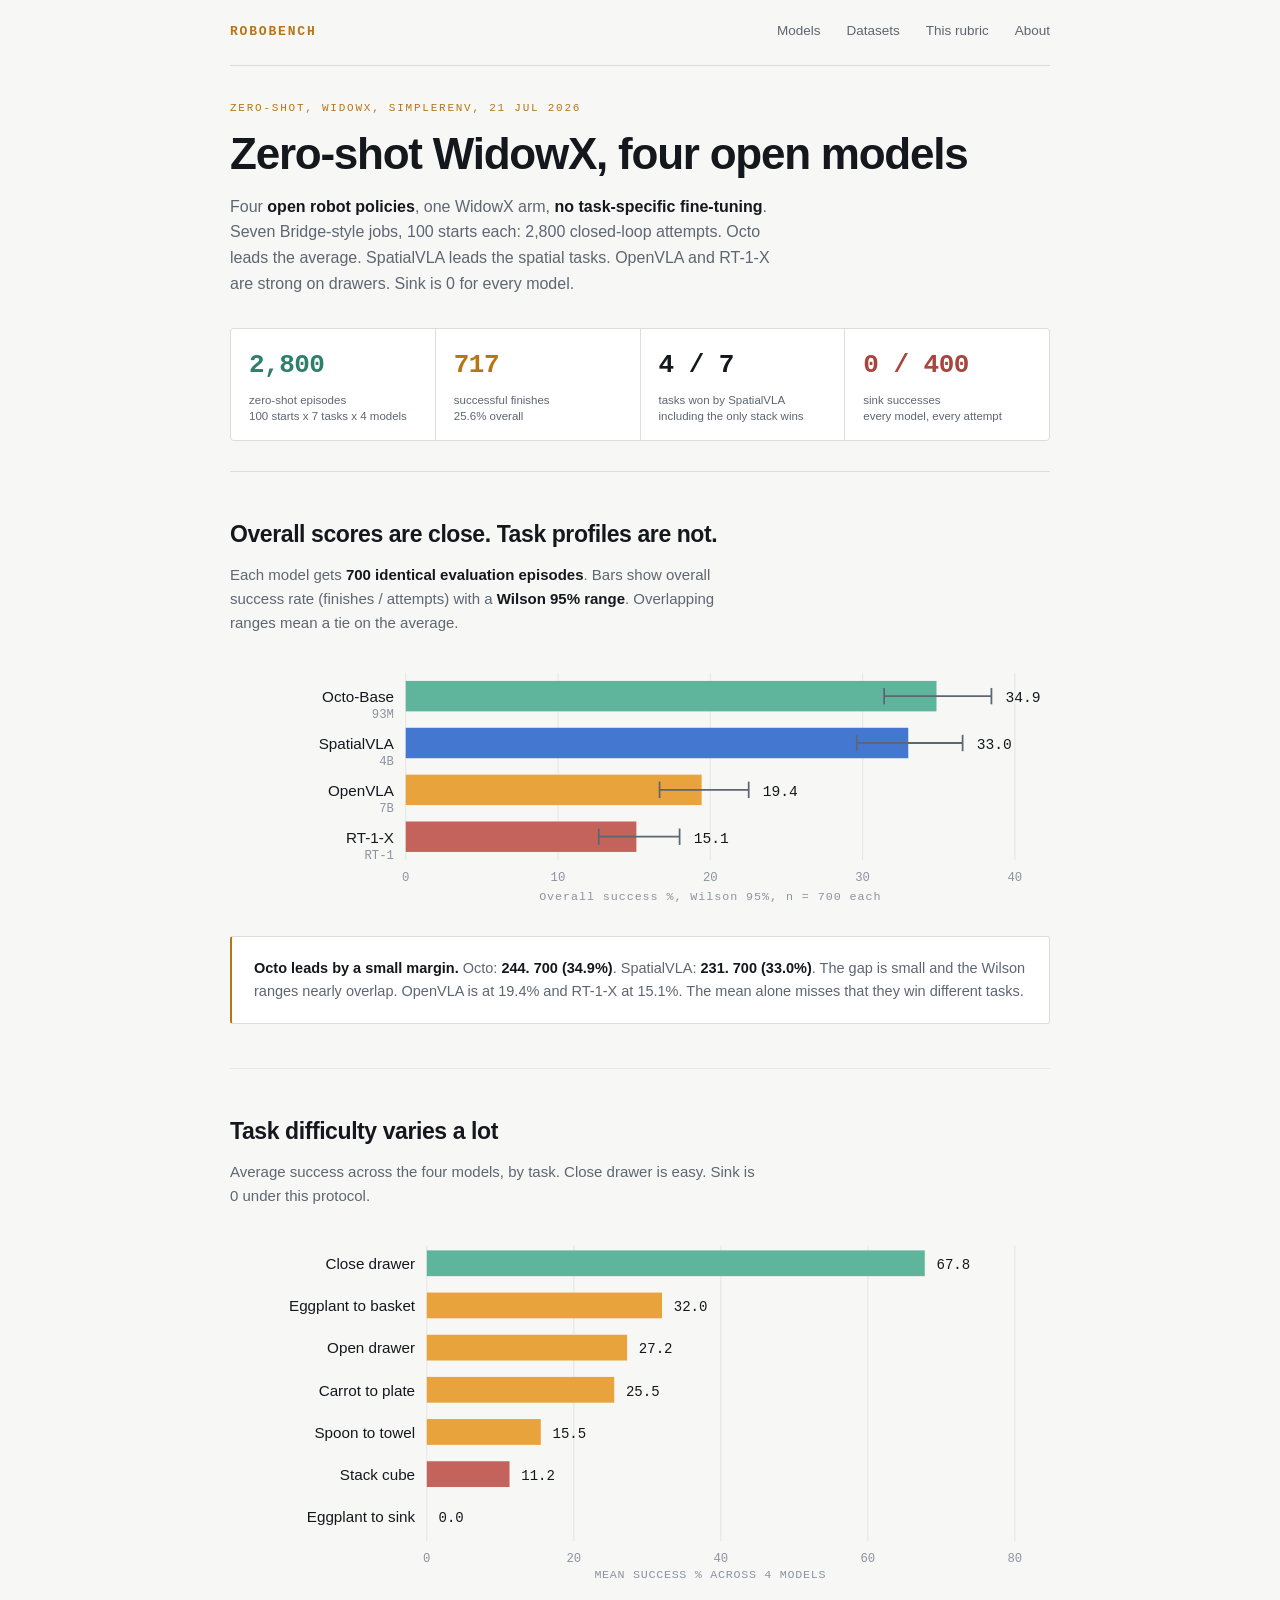
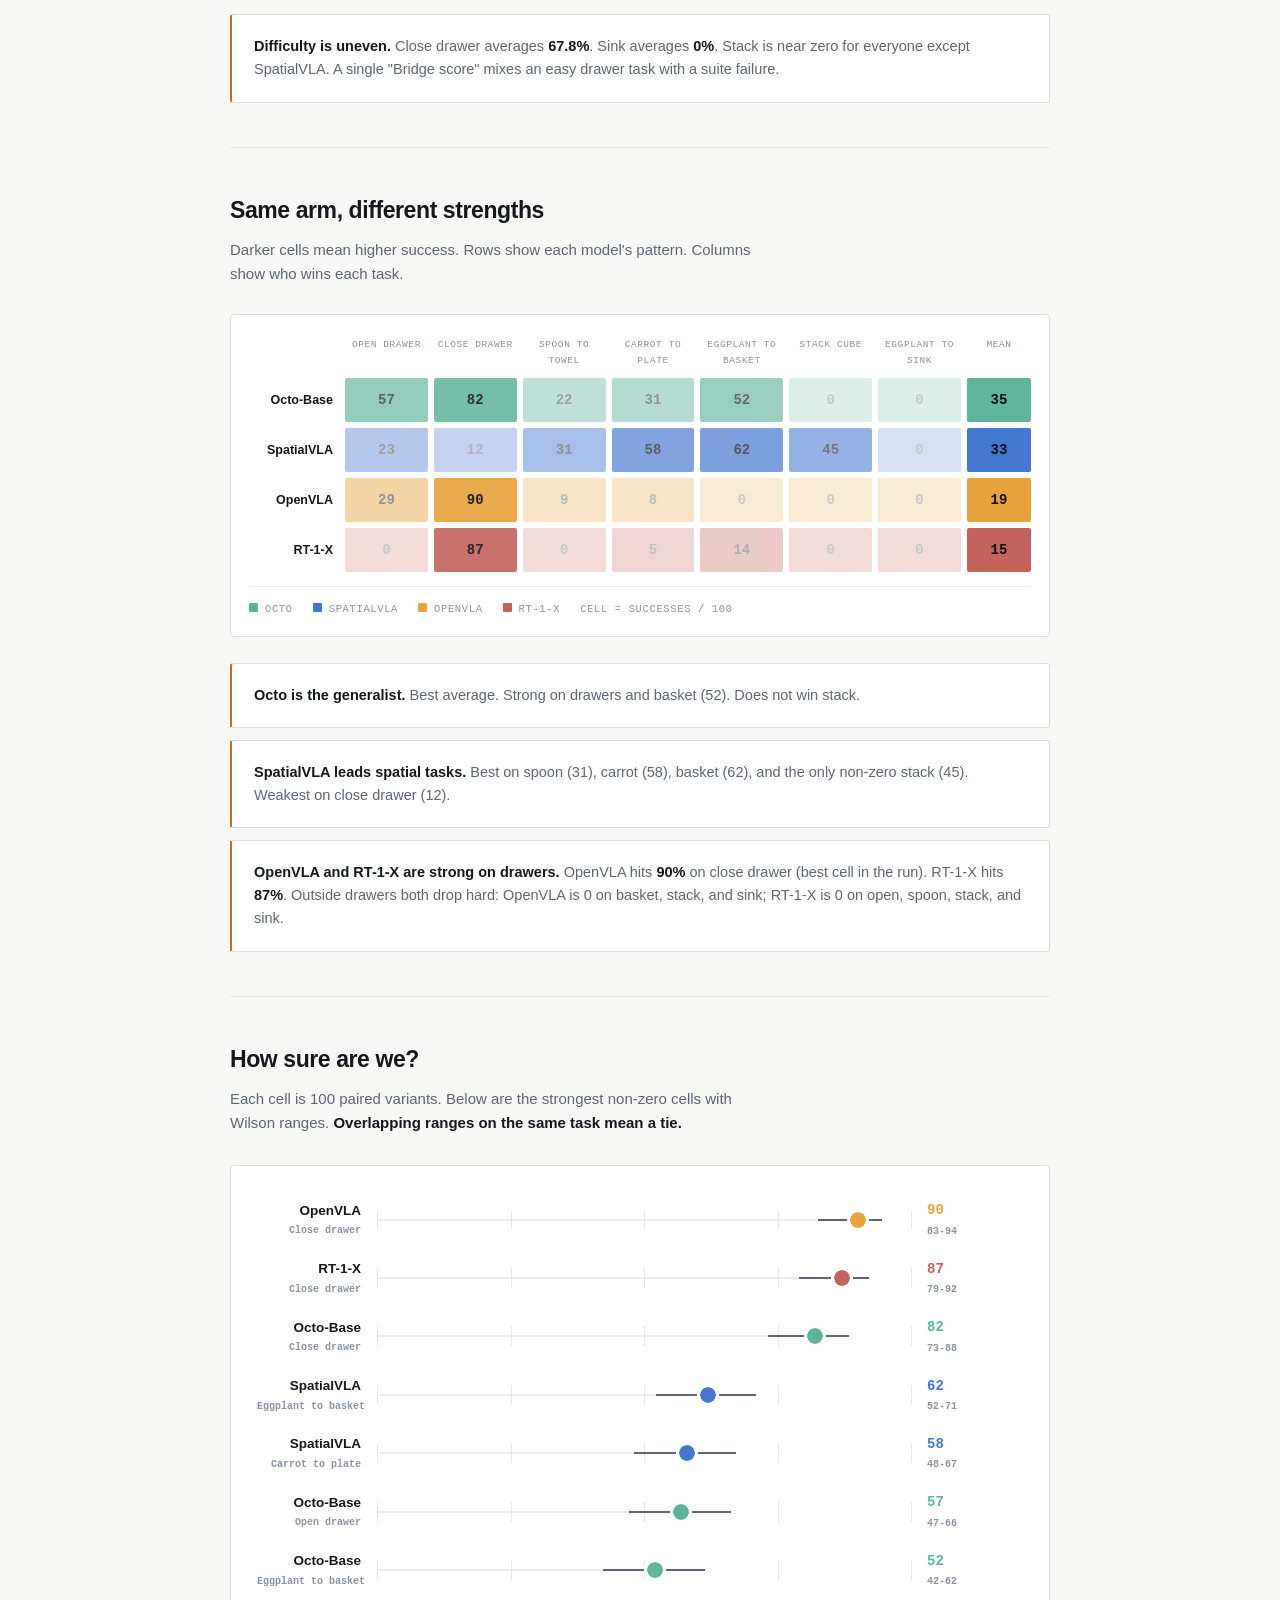
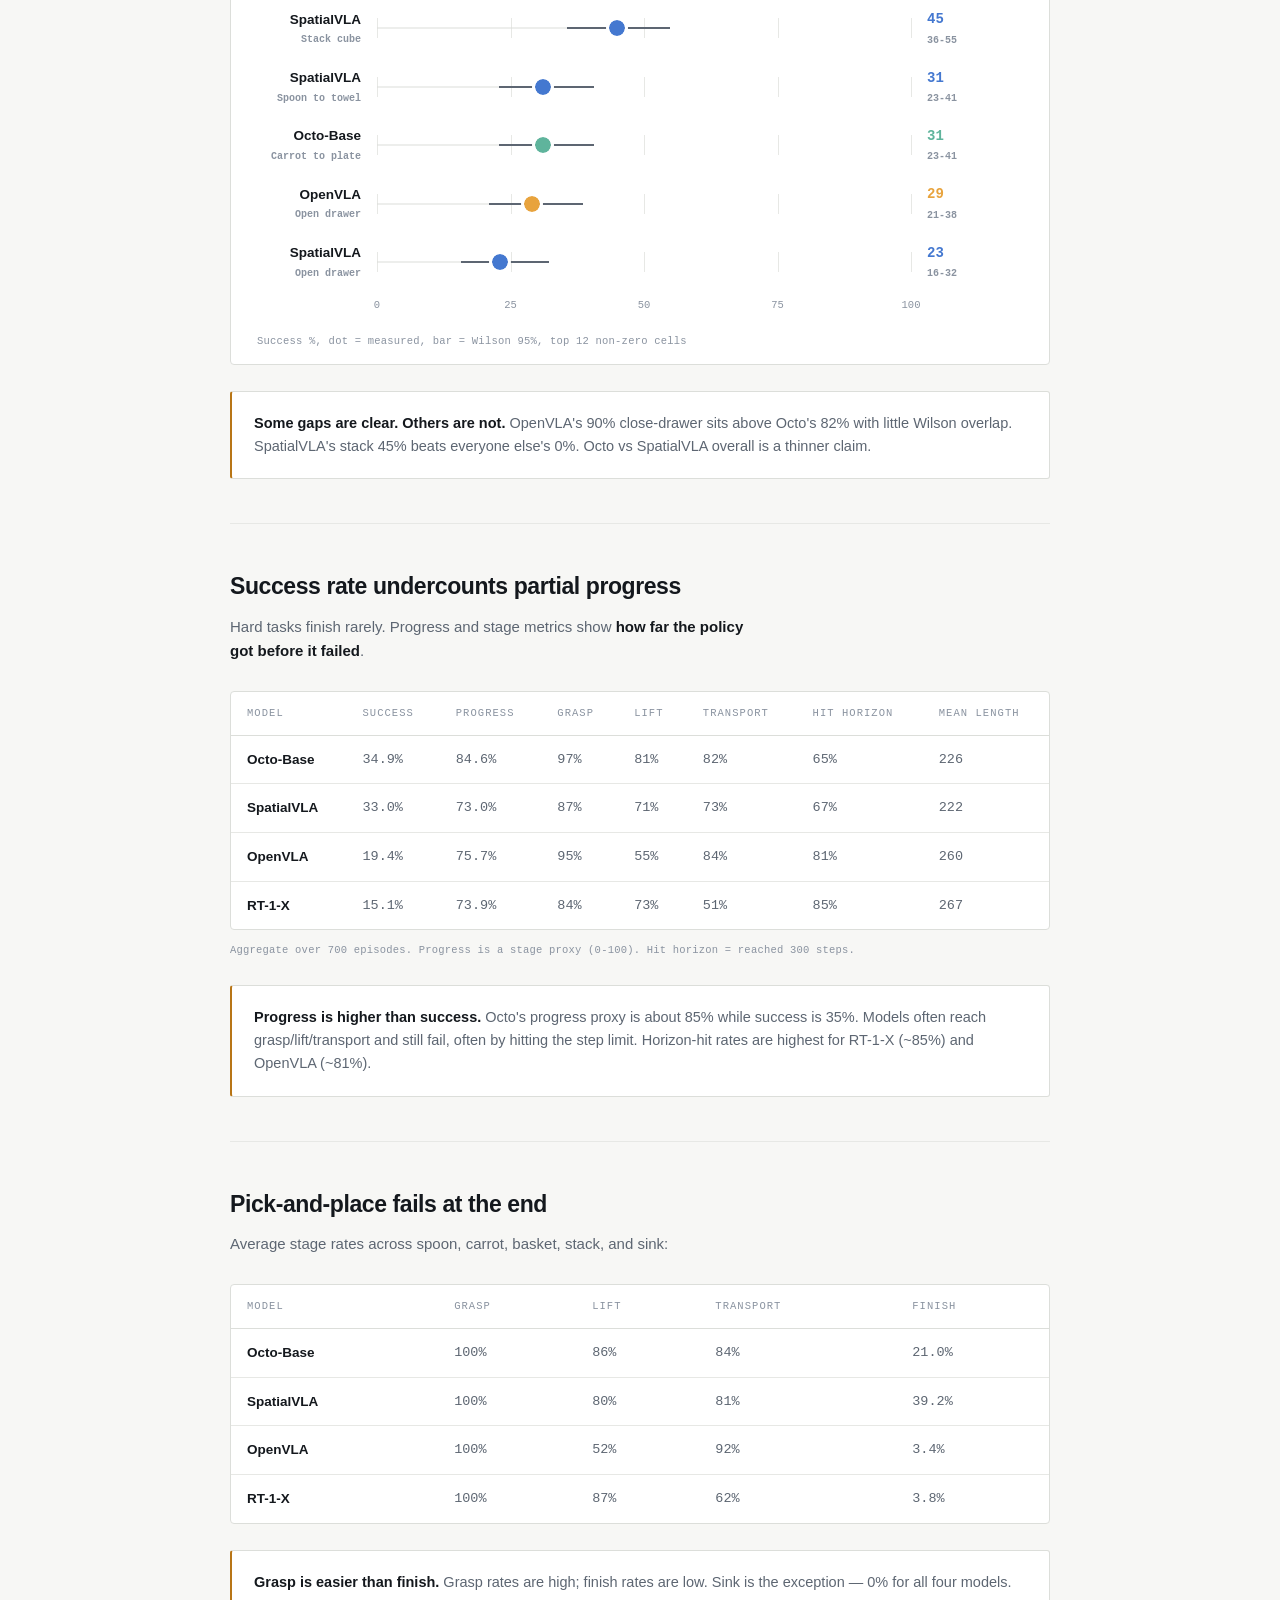
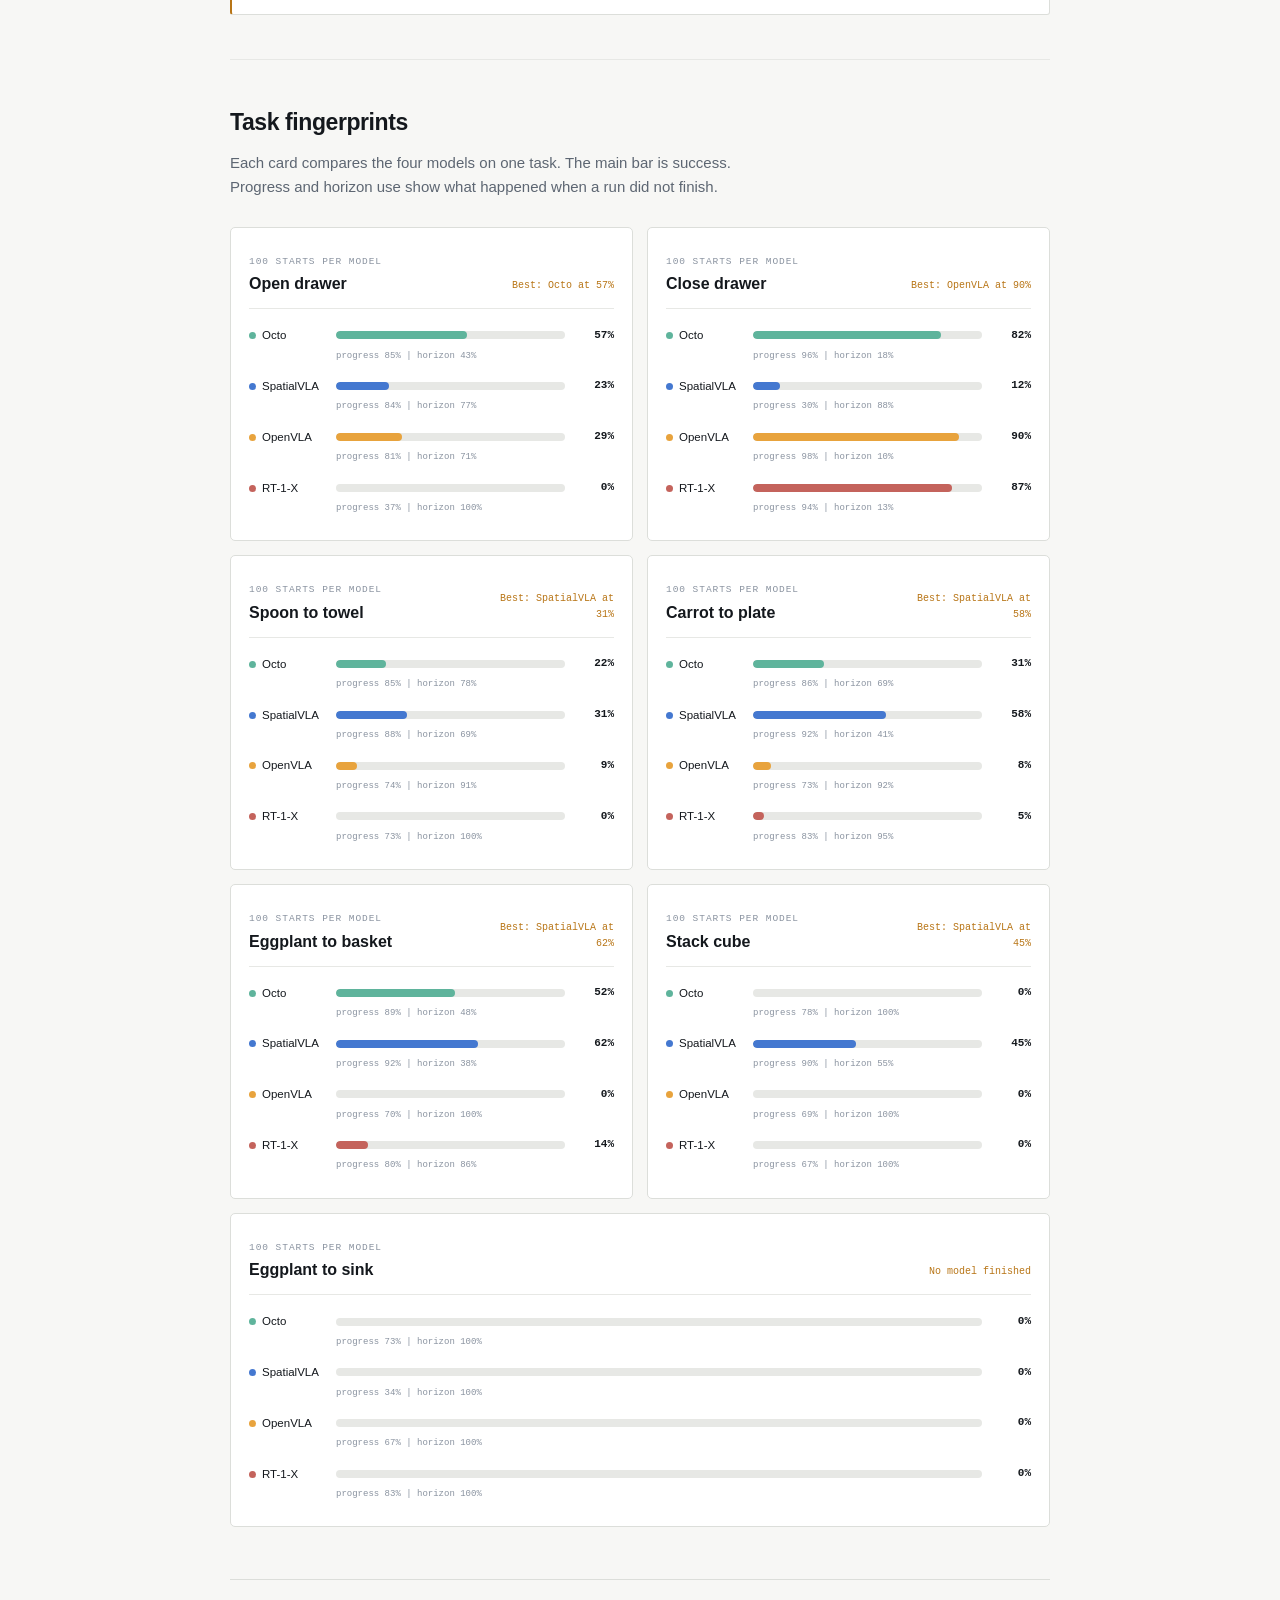
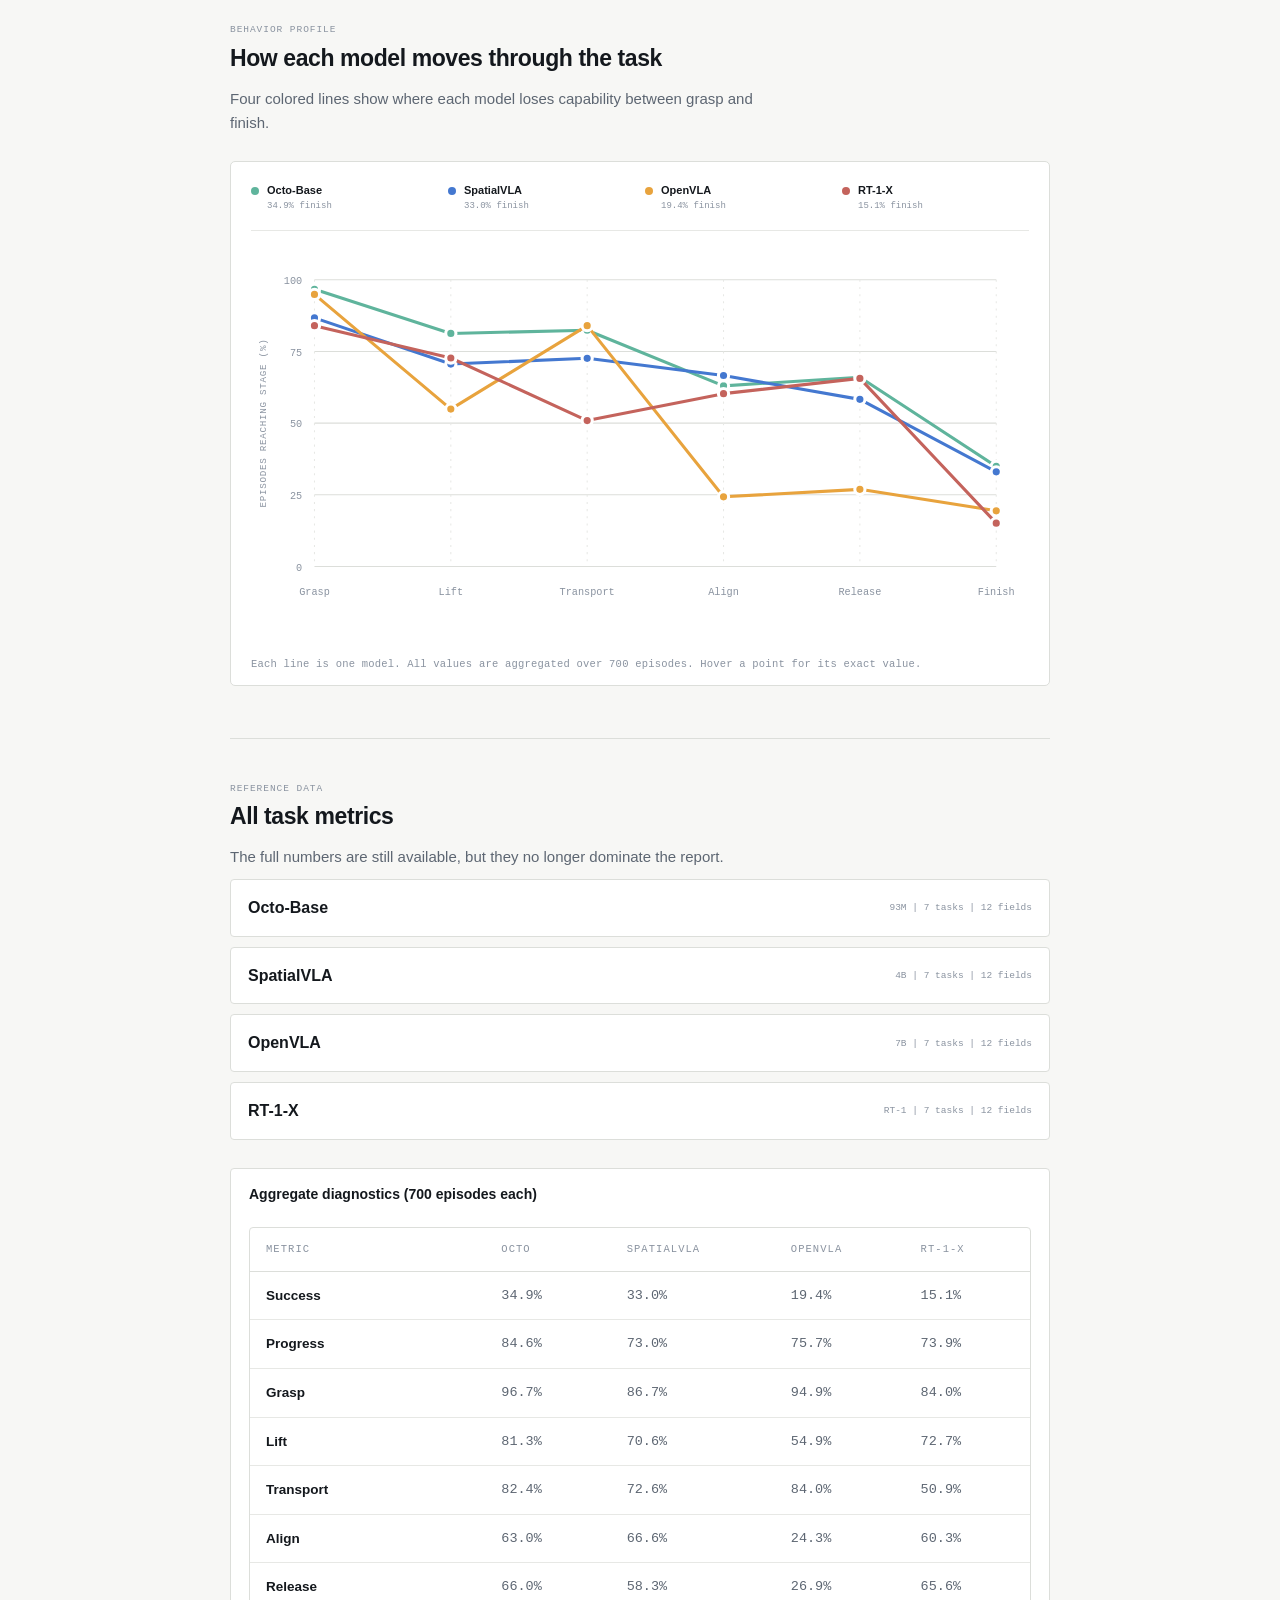
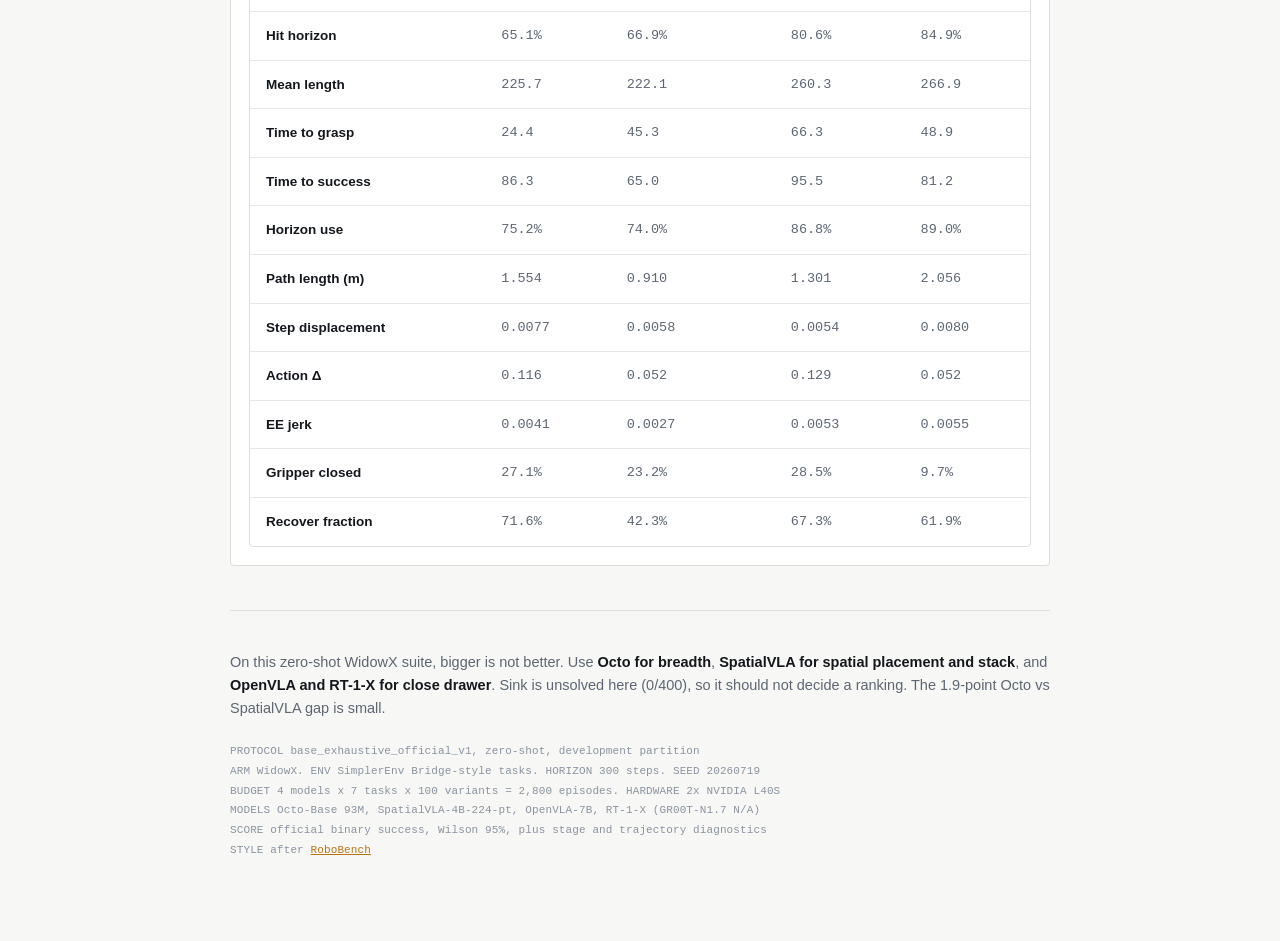
<file: report-widowx.html>
<!DOCTYPE html>
<html lang="en">
<head>
<meta charset="UTF-8">
<meta name="viewport" content="width=device-width, initial-scale=1.0">
<title>Zero-shot WidowX, four open models</title>
<style>
 :root{
 --bg:#0E1116; --panel:#161A21; --panel-2:#1C212A; --line:#262C36; --line-soft:#1E242D;
 --text:#E6E9EE; --dim:#868F9D; --dimmer:#5A6472;
 --signal:#E8A33D; --ok:#5FB49C; --mid:#5B7089; --bad:#C4635C;
 --mono:ui-monospace,"SF Mono","Cascadia Mono","Roboto Mono",Consolas,monospace;
 --sans:ui-sans-serif,-apple-system,BlinkMacSystemFont,"Segoe UI",Roboto,Helvetica,Arial,sans-serif;
 }
 @media (prefers-color-scheme: light){
 :root{
 --bg:#F7F7F5; --panel:#FFFFFF; --panel-2:#F1F2F0; --line:#DCDEDA; --line-soft:#E7E8E5;
 --text:#14181D; --dim:#5D6672; --dimmer:#8A93A0;
 --signal:#B87516; --ok:#2F7F6B; --mid:#5B7089; --bad:#A8453E;
 }
 }
 *{box-sizing:border-box;margin:0;padding:0}
 html{scroll-behavior:smooth}
 body{background:var(--bg);color:var(--text);font-family:var(--sans);-webkit-font-smoothing:antialiased;line-height:1.6;padding:0 24px 80px}
 .wrap{max-width:820px;margin:0 auto}
 .rbnav{display:flex;align-items:center;gap:26px;flex-wrap:wrap;padding:20px 0;border-bottom:1px solid var(--line)}
 .rbnav .brand{font-family:var(--mono);font-size:13px;letter-spacing:.14em;text-transform:uppercase;color:var(--signal);text-decoration:none;font-weight:600;margin-right:auto}
 .rbnav a.l{font-size:13.5px;color:var(--dim);text-decoration:none;padding-bottom:2px;border-bottom:1px solid transparent}
 .rbnav a.l:hover{color:var(--text)}
 header{padding:34px 0 30px;border-bottom:1px solid var(--line)}
 .kicker{font-family:var(--mono);font-size:11px;letter-spacing:.16em;text-transform:uppercase;color:var(--signal)}
 h1{font-size:clamp(30px,5vw,44px);line-height:1.06;letter-spacing:-.028em;font-weight:800;margin-top:14px;text-wrap:balance}
 .standfirst{color:var(--dim);font-size:16px;margin-top:16px;max-width:62ch}
 .standfirst b{color:var(--text);font-weight:600}
 .strip{display:grid;grid-template-columns:repeat(auto-fit,minmax(150px,1fr));gap:1px;background:var(--line);border:1px solid var(--line);border-radius:4px;margin-top:32px;overflow:hidden}
 .stat{background:var(--panel);padding:16px 18px}
 .stat .n{font-family:var(--mono);font-size:26px;font-weight:700;letter-spacing:-.02em;font-variant-numeric:tabular-nums}
 .stat .k{font-size:11.5px;color:var(--dim);margin-top:5px;line-height:1.4}
 .n.sig{color:var(--signal)} .n.ok{color:var(--ok)} .n.bad{color:var(--bad)}
 section{padding:44px 0;border-bottom:1px solid var(--line-soft)}
 section:last-of-type{border-bottom:0}
 h2{font-size:23px;letter-spacing:-.018em;font-weight:700;text-wrap:balance}
 .lede{color:var(--dim);font-size:15px;margin-top:10px;max-width:64ch}
 .lede b{color:var(--text);font-weight:600}
 .plot{margin-top:30px;background:var(--panel);border:1px solid var(--line);border-radius:4px;padding:24px 26px 14px}
 .lrow{display:grid;grid-template-columns:104px 1fr 96px;gap:16px;align-items:center;padding:9px 0}
 .lname{font-size:13.5px;font-weight:600;text-align:right;white-space:nowrap}
 .lname i{display:block;font-style:normal;font-family:var(--mono);font-size:10px;color:var(--dimmer);margin-top:2px}
 .ltrack{position:relative;height:20px}
 .ltrack .g{position:absolute;top:0;bottom:0;width:1px;background:var(--line-soft)}
 .ltrack .stem{position:absolute;top:50%;left:0;height:1px;background:var(--line);transform:translateY(-50%)}
 .ltrack .dot{position:absolute;top:50%;width:12px;height:12px;border-radius:50%;background:var(--mid);transform:translate(-50%,-50%);outline:3px solid var(--panel)}
 .ltrack .dot.hero{width:16px;height:16px}
 .lval{font-family:var(--mono);font-size:14px;font-weight:600;font-variant-numeric:tabular-nums;color:var(--dim)}
 .lval.hero{color:var(--signal)}
 .lval em{display:block;font-style:normal;font-size:10px;color:var(--dimmer);margin-top:2px}
 .laxis{display:grid;grid-template-columns:104px 1fr 96px;gap:16px;margin-top:6px}
 .laxis .t{position:relative;height:24px;font-family:var(--mono);font-size:10.5px;color:var(--dimmer)}
 .laxis .t b{position:absolute;transform:translateX(-50%);font-weight:400}
 .tbl{margin-top:28px;overflow-x:auto;border:1px solid var(--line);border-radius:4px;background:var(--panel)}
 table{width:100%;border-collapse:collapse;font-size:13.5px}
 th{font-family:var(--mono);font-size:10.5px;letter-spacing:.1em;text-transform:uppercase;color:var(--dimmer);text-align:left;padding:13px 16px;border-bottom:1px solid var(--line);font-weight:500;white-space:nowrap}
 td{padding:13px 16px;border-bottom:1px solid var(--line-soft);color:var(--dim);white-space:nowrap}
 tr:last-child td{border-bottom:0}
 td.m{font-family:var(--mono);font-variant-numeric:tabular-nums}
 td.name{color:var(--text);font-weight:600}
 .call{margin-top:26px;padding:20px 22px;background:var(--panel);border:1px solid var(--line);border-left:2px solid var(--signal);border-radius:3px;font-size:14.5px;color:var(--dim)}
 .call b{color:var(--text);font-weight:650}
 .call + .call{margin-top:12px}
 .cap{font-family:var(--mono);font-size:10.5px;color:var(--dimmer);margin-top:12px;letter-spacing:.02em}
 .chip{display:inline-block;font-family:var(--mono);font-size:10px;letter-spacing:.08em;text-transform:uppercase;padding:2px 7px;border-radius:2px;border:1px solid var(--line);color:var(--dim);margin-left:8px;vertical-align:1.5px}
 .hm{margin-top:28px;border:1px solid var(--line);border-radius:4px;background:var(--panel);padding:18px;overflow-x:auto}
 .hm-row{display:grid;grid-template-columns:90px repeat(7,minmax(72px,1fr)) 64px;gap:6px;margin-bottom:6px;align-items:stretch}
 .hm-head{font-family:var(--mono);font-size:9.5px;letter-spacing:.06em;text-transform:uppercase;color:var(--dimmer);text-align:center}
 .hm-head > div{padding:4px 2px}
 .hm-name{font-size:12.5px;font-weight:600;display:flex;align-items:center;justify-content:flex-end;padding-right:6px}
 .hm-cell{min-height:44px;border-radius:2px;display:flex;align-items:center;justify-content:center;color:#0E1116}
 .hm-cell b{font-family:var(--mono);font-size:14px}
 .hm-mean{color:#0E1116 !important}
 .legend{display:flex;gap:20px;flex-wrap:wrap;margin-top:14px;padding-top:14px;border-top:1px solid var(--line-soft);font-family:var(--mono);font-size:10.5px;letter-spacing:.06em;text-transform:uppercase;color:var(--dimmer)}
 .legend i{display:inline-block;width:9px;height:9px;border-radius:1px;margin-right:7px;vertical-align:0}
 footer{padding:40px 0 0;border-top:1px solid var(--line);color:var(--dim);font-size:14.5px}
 footer b{color:var(--text)}
 .meta{font-family:var(--mono);font-size:11px;color:var(--dimmer);margin-top:22px;line-height:1.8;letter-spacing:.01em}
 details.more{margin-top:18px;border:1px solid var(--line);border-radius:4px;background:var(--panel)}
 details.more summary{cursor:pointer;padding:14px 18px;font-weight:600;font-size:14px;list-style:none}
 details.more summary::-webkit-details-marker{display:none}
 details.more .body{padding:0 18px 18px;color:var(--dim);font-size:13.5px}
 a{color:var(--signal)}
 @media(max-width:640px){
 .lrow,.laxis{grid-template-columns:84px 1fr 72px;gap:10px}
 .hm-row{grid-template-columns:70px repeat(7,64px) 52px}
 }

  .task-grid{display:grid;grid-template-columns:repeat(2,minmax(0,1fr));gap:14px;margin-top:28px}
  .task-card{background:var(--panel);border:1px solid var(--line);border-radius:5px;padding:18px;min-width:0}
  .task-card:last-child:nth-child(odd){grid-column:1/-1}
  .task-card header{padding:0 0 14px;border-bottom:1px solid var(--line-soft);display:flex;justify-content:space-between;align-items:flex-end;gap:12px}
  .task-card h3,.profile-card h3{font-size:16px;line-height:1.25;margin-top:3px}
  .task-card header strong{font-family:var(--mono);font-size:10px;color:var(--signal);font-weight:500;text-align:right;max-width:130px}
  .eyebrow{font-family:var(--mono);font-size:9.5px;letter-spacing:.1em;text-transform:uppercase;color:var(--dimmer)}
  .task-bars{padding-top:10px}
  .task-model{display:grid;grid-template-columns:78px 1fr 40px;gap:9px;align-items:center;padding:7px 0}
  .task-model-name{font-size:11.5px;color:var(--text);white-space:nowrap}
  .task-model-name i{display:inline-block;width:7px;height:7px;border-radius:50%;margin-right:6px}
  .task-bar{height:8px;background:var(--line-soft);border-radius:8px;overflow:hidden}
  .task-bar span{display:block;height:100%;border-radius:8px}
  .task-model>b{font-family:var(--mono);font-size:11px;text-align:right}
  .task-model small{grid-column:2/4;font-family:var(--mono);font-size:9px;color:var(--dimmer);margin-top:-5px}
  .ledger-break{margin-top:52px;padding-top:34px;border-top:1px solid var(--line)}
  .profile-grid{display:grid;grid-template-columns:repeat(2,minmax(0,1fr));gap:14px;margin-top:26px}
  .profile-card{background:var(--panel);border:1px solid var(--line);border-top:3px solid var(--model);border-radius:5px;padding:20px}
  .profile-top{display:flex;justify-content:space-between;align-items:flex-start;gap:14px}
  .profile-score{text-align:right}
  .profile-score b{display:block;font-family:var(--mono);font-size:24px;color:var(--model);line-height:1}
  .profile-score span{font-size:10px;color:var(--dimmer)}
  .stage-stack{margin-top:20px;display:grid;gap:8px}
  .vmetric{display:grid;grid-template-columns:58px 1fr 42px;gap:8px;align-items:center}
  .vmetric>span{font-size:10.5px;color:var(--dim)}
  .vmetric>b{font-family:var(--mono);font-size:10px;text-align:right}
  .vtrack{height:6px;background:var(--line-soft);border-radius:6px;overflow:hidden}
  .vtrack i{display:block;height:100%;border-radius:6px}
  .profile-facts{display:grid;grid-template-columns:repeat(2,1fr);gap:1px;background:var(--line);border:1px solid var(--line);margin-top:18px}
  .profile-facts div{background:var(--panel-2);padding:10px}
  .profile-facts b{display:block;font-family:var(--mono);font-size:12px;color:var(--text)}
  .profile-facts span{display:block;font-size:9px;color:var(--dimmer);margin-top:2px;text-transform:uppercase;letter-spacing:.05em}
  .raw-ledger{margin-top:52px;padding-top:34px;border-top:1px solid var(--line)}
  .raw-model{margin-top:10px;border:1px solid var(--line);border-radius:4px;background:var(--panel)}
  .raw-model summary{cursor:pointer;padding:15px 17px;display:flex;align-items:center;justify-content:space-between;list-style:none}
  .raw-model summary::-webkit-details-marker{display:none}
  .raw-model summary span{font-weight:650}
  .raw-model summary small{font-family:var(--mono);font-size:9.5px;color:var(--dimmer)}
  .raw-model[open] summary{border-bottom:1px solid var(--line)}
  .raw-model .tbl{margin:0;border:0;border-radius:0}
  @media(max-width:680px){.task-grid,.profile-grid{grid-template-columns:1fr}.task-card:last-child:nth-child(odd){grid-column:auto}}


  .stage-chart-card{margin-top:26px;background:var(--panel);border:1px solid var(--line);border-radius:5px;padding:20px 20px 12px}
  .stage-legend{display:grid;grid-template-columns:repeat(4,1fr);gap:10px;padding-bottom:16px;border-bottom:1px solid var(--line-soft)}
  .stage-legend div{display:grid;grid-template-columns:9px 1fr;column-gap:7px;align-items:center;min-width:0}
  .stage-legend i{width:8px;height:8px;border-radius:50%}
  .stage-legend span{font-size:11px;color:var(--text);font-weight:600;white-space:nowrap}
  .stage-legend b{grid-column:2;font-family:var(--mono);font-size:9px;color:var(--dimmer);font-weight:400}
  .stage-chart{margin-top:14px;overflow-x:auto}
  .stage-chart svg{display:block;width:100%;min-width:620px;height:auto}
  .stage-grid-line{stroke:var(--line);stroke-width:1}
  .stage-grid-vertical{stroke:var(--line-soft);stroke-width:1;stroke-dasharray:2 5}
  .stage-axis-label,.stage-x-label{fill:var(--dimmer);font-family:var(--mono);font-size:10px}
  .stage-axis-title{fill:var(--dimmer);font-family:var(--mono);font-size:9px;letter-spacing:.08em}
  @media(max-width:680px){.stage-legend{grid-template-columns:repeat(2,1fr)}}

</style>
</head>
<body>
<div class="wrap">

<nav class="rbnav">
 <a class="brand" href="index.html">RoboBench</a>
 <a class="l" href="models.html">Models</a>
 <a class="l" href="datasets.html">Datasets</a>
 <a class="l" href="rubric-widowx.html">This rubric</a>
 <a class="l" href="about.html">About</a>
</nav>

<header>
 <div class="kicker">Zero-shot, WidowX, SimplerEnv, 21 Jul 2026</div>
 <h1>Zero-shot WidowX, four open models</h1>
 <p class="standfirst">Four <b>open robot policies</b>, one WidowX arm, <b>no task-specific fine-tuning</b>. Seven Bridge-style jobs, 100 starts each: 2,800 closed-loop attempts. Octo leads the average. SpatialVLA leads the spatial tasks. OpenVLA and RT-1-X are strong on drawers. Sink is 0 for every model.</p>
 <div class="strip">
 <div class="stat"><div class="n ok">2,800</div><div class="k">zero-shot episodes<br>100 starts x 7 tasks x 4 models</div></div>
 <div class="stat"><div class="n sig">717</div><div class="k">successful finishes<br>25.6% overall</div></div>
 <div class="stat"><div class="n">4 / 7</div><div class="k">tasks won by SpatialVLA<br>including the only stack wins</div></div>
 <div class="stat"><div class="n bad">0 / 400</div><div class="k">sink successes<br>every model, every attempt</div></div>
 </div>
</header>

<section id="scoreboard">
 <h2>Overall scores are close. Task profiles are not.</h2>
 <p class="lede">Each model gets <b>700 identical evaluation episodes</b>. Bars show overall success rate (finishes / attempts) with a <b>Wilson 95% range</b>. Overlapping ranges mean a tie on the average.</p>
 <div style="margin:26px 0 8px"><svg viewBox="0 0 700 206" style="width:100%;height:auto" role="img">
<line x1="150.0" y1="10" x2="150.0" y2="170" stroke="var(--line-soft)" stroke-width="1"/>
<line x1="280.0" y1="10" x2="280.0" y2="170" stroke="var(--line-soft)" stroke-width="1"/>
<line x1="410.0" y1="10" x2="410.0" y2="170" stroke="var(--line-soft)" stroke-width="1"/>
<line x1="540.0" y1="10" x2="540.0" y2="170" stroke="var(--line-soft)" stroke-width="1"/>
<line x1="670.0" y1="10" x2="670.0" y2="170" stroke="var(--line-soft)" stroke-width="1"/>
<text x="140" y="35" text-anchor="end" fill="var(--text)" font-size="13">Octo-Base</text>
<text x="140" y="49" text-anchor="end" fill="var(--dimmer)" font-size="10.5" font-family="var(--mono)">93M</text>
<rect x="150" y="17" width="453.1" height="26" fill="#5FB49C"/>
<line x1="558.4" y1="30" x2="650.0" y2="30" stroke="var(--dim)" stroke-width="1.5"/>
<line x1="558.4" y1="23" x2="558.4" y2="37" stroke="var(--dim)" stroke-width="1.5"/>
<line x1="650.0" y1="23" x2="650.0" y2="37" stroke="var(--dim)" stroke-width="1.5"/>
<text x="662.0" y="35" font-size="12.5" fill="var(--text)" font-family="var(--mono)">34.9</text>
<text x="140" y="75" text-anchor="end" fill="var(--text)" font-size="13">SpatialVLA</text>
<text x="140" y="89" text-anchor="end" fill="var(--dimmer)" font-size="10.5" font-family="var(--mono)">4B</text>
<rect x="150" y="57" width="429.0" height="26" fill="#4478d0"/>
<line x1="535.0" y1="70" x2="625.4" y2="70" stroke="var(--dim)" stroke-width="1.5"/>
<line x1="535.0" y1="63" x2="535.0" y2="77" stroke="var(--dim)" stroke-width="1.5"/>
<line x1="625.4" y1="63" x2="625.4" y2="77" stroke="var(--dim)" stroke-width="1.5"/>
<text x="637.4" y="75" font-size="12.5" fill="var(--text)" font-family="var(--mono)">33.0</text>
<text x="140" y="115" text-anchor="end" fill="var(--text)" font-size="13">OpenVLA</text>
<text x="140" y="129" text-anchor="end" fill="var(--dimmer)" font-size="10.5" font-family="var(--mono)">7B</text>
<rect x="150" y="97" width="252.6" height="26" fill="#E8A33D"/>
<line x1="366.7" y1="110" x2="442.8" y2="110" stroke="var(--dim)" stroke-width="1.5"/>
<line x1="366.7" y1="103" x2="366.7" y2="117" stroke="var(--dim)" stroke-width="1.5"/>
<line x1="442.8" y1="103" x2="442.8" y2="117" stroke="var(--dim)" stroke-width="1.5"/>
<text x="454.8" y="115" font-size="12.5" fill="var(--text)" font-family="var(--mono)">19.4</text>
<text x="140" y="155" text-anchor="end" fill="var(--text)" font-size="13">RT-1-X</text>
<text x="140" y="169" text-anchor="end" fill="var(--dimmer)" font-size="10.5" font-family="var(--mono)">RT-1</text>
<rect x="150" y="137" width="196.9" height="26" fill="#C4635C"/>
<line x1="314.8" y1="150" x2="383.8" y2="150" stroke="var(--dim)" stroke-width="1.5"/>
<line x1="314.8" y1="143" x2="314.8" y2="157" stroke="var(--dim)" stroke-width="1.5"/>
<line x1="383.8" y1="143" x2="383.8" y2="157" stroke="var(--dim)" stroke-width="1.5"/>
<text x="395.8" y="155" font-size="12.5" fill="var(--text)" font-family="var(--mono)">15.1</text>
<text x="150.0" y="188" text-anchor="middle" fill="var(--dimmer)" font-size="10.5" font-family="var(--mono)">0</text>
<text x="280.0" y="188" text-anchor="middle" fill="var(--dimmer)" font-size="10.5" font-family="var(--mono)">10</text>
<text x="410.0" y="188" text-anchor="middle" fill="var(--dimmer)" font-size="10.5" font-family="var(--mono)">20</text>
<text x="540.0" y="188" text-anchor="middle" fill="var(--dimmer)" font-size="10.5" font-family="var(--mono)">30</text>
<text x="670.0" y="188" text-anchor="middle" fill="var(--dimmer)" font-size="10.5" font-family="var(--mono)">40</text>
<text x="410" y="204" text-anchor="middle" fill="var(--dimmer)" font-size="10" font-family="var(--mono)" letter-spacing=".08em">Overall success %, Wilson 95%, n = 700 each</text>
</svg></div>
 <div class="call"><b>Octo leads by a small margin.</b> Octo: <b>244. 700 (34.9%)</b>. SpatialVLA: <b>231. 700 (33.0%)</b>. The gap is small and the Wilson ranges nearly overlap. OpenVLA is at 19.4% and RT-1-X at 15.1%. The mean alone misses that they win different tasks.</div>
</section>

<section>
 <h2>Task difficulty varies a lot</h2>
 <p class="lede">Average success across the four models, by task. Close drawer is easy. Sink is 0 under this protocol.</p>
 <div style="margin:26px 0 8px"><svg viewBox="0 0 700 296" style="width:100%;height:auto" role="img">
<line x1="168.0" y1="10" x2="168.0" y2="262" stroke="var(--line-soft)"/>
<line x1="293.5" y1="10" x2="293.5" y2="262" stroke="var(--line-soft)"/>
<line x1="419.0" y1="10" x2="419.0" y2="262" stroke="var(--line-soft)"/>
<line x1="544.5" y1="10" x2="544.5" y2="262" stroke="var(--line-soft)"/>
<line x1="670.0" y1="10" x2="670.0" y2="262" stroke="var(--line-soft)"/>
<text x="158" y="30" text-anchor="end" fill="var(--text)" font-size="13">Close drawer</text>
<rect x="168" y="14" width="425.1" height="22" fill="#5FB49C"/>
<text x="603.1" y="30" font-family="var(--mono)" font-size="12" fill="var(--text)">67.8</text>
<text x="158" y="66" text-anchor="end" fill="var(--text)" font-size="13">Eggplant to basket</text>
<rect x="168" y="50" width="200.8" height="22" fill="#E8A33D"/>
<text x="378.8" y="66" font-family="var(--mono)" font-size="12" fill="var(--text)">32.0</text>
<text x="158" y="102" text-anchor="end" fill="var(--text)" font-size="13">Open drawer</text>
<rect x="168" y="86" width="171.0" height="22" fill="#E8A33D"/>
<text x="349.0" y="102" font-family="var(--mono)" font-size="12" fill="var(--text)">27.2</text>
<text x="158" y="138" text-anchor="end" fill="var(--text)" font-size="13">Carrot to plate</text>
<rect x="168" y="122" width="160.0" height="22" fill="#E8A33D"/>
<text x="338.0" y="138" font-family="var(--mono)" font-size="12" fill="var(--text)">25.5</text>
<text x="158" y="174" text-anchor="end" fill="var(--text)" font-size="13">Spoon to towel</text>
<rect x="168" y="158" width="97.3" height="22" fill="#E8A33D"/>
<text x="275.3" y="174" font-family="var(--mono)" font-size="12" fill="var(--text)">15.5</text>
<text x="158" y="210" text-anchor="end" fill="var(--text)" font-size="13">Stack cube</text>
<rect x="168" y="194" width="70.6" height="22" fill="#C4635C"/>
<text x="248.6" y="210" font-family="var(--mono)" font-size="12" fill="var(--text)">11.2</text>
<text x="158" y="246" text-anchor="end" fill="var(--text)" font-size="13">Eggplant to sink</text>
<rect x="168" y="230" width="0.0" height="22" fill="#C4635C"/>
<text x="178.0" y="246" font-family="var(--mono)" font-size="12" fill="var(--text)">0.0</text>
<text x="168.0" y="280" text-anchor="middle" fill="var(--dimmer)" font-size="10.5" font-family="var(--mono)">0</text>
<text x="293.5" y="280" text-anchor="middle" fill="var(--dimmer)" font-size="10.5" font-family="var(--mono)">20</text>
<text x="419.0" y="280" text-anchor="middle" fill="var(--dimmer)" font-size="10.5" font-family="var(--mono)">40</text>
<text x="544.5" y="280" text-anchor="middle" fill="var(--dimmer)" font-size="10.5" font-family="var(--mono)">60</text>
<text x="670.0" y="280" text-anchor="middle" fill="var(--dimmer)" font-size="10.5" font-family="var(--mono)">80</text>
<text x="410" y="294" text-anchor="middle" fill="var(--dimmer)" font-size="10" font-family="var(--mono)" letter-spacing=".06em">MEAN SUCCESS % ACROSS 4 MODELS</text>
</svg></div>
 <div class="call"><b>Difficulty is uneven.</b> Close drawer averages <b>67.8%</b>. Sink averages <b>0%</b>. Stack is near zero for everyone except SpatialVLA. A single "Bridge score" mixes an easy drawer task with a suite failure.</div>
</section>

<section id="specialists">
 <h2>Same arm, different strengths</h2>
 <p class="lede">Darker cells mean higher success. Rows show each model's pattern. Columns show who wins each task.</p>
 <div class="hm"><div class="hm-row hm-head"><div></div><div>Open drawer</div><div>Close drawer</div><div>Spoon to towel</div><div>Carrot to plate</div><div>Eggplant to basket</div><div>Stack cube</div><div>Eggplant to sink</div><div>Mean</div></div><div class="hm-row"><div class="hm-name">Octo-Base</div><div class="hm-cell" style="background:#5FB49C;opacity:0.66"><b>57</b></div><div class="hm-cell" style="background:#5FB49C;opacity:0.86"><b>82</b></div><div class="hm-cell" style="background:#5FB49C;opacity:0.39"><b>22</b></div><div class="hm-cell" style="background:#5FB49C;opacity:0.46"><b>31</b></div><div class="hm-cell" style="background:#5FB49C;opacity:0.63"><b>52</b></div><div class="hm-cell" style="background:#5FB49C;opacity:0.22"><b>0</b></div><div class="hm-cell" style="background:#5FB49C;opacity:0.22"><b>0</b></div><div class="hm-cell hm-mean" style="background:#5FB49C"><b>35</b></div></div><div class="hm-row"><div class="hm-name">SpatialVLA</div><div class="hm-cell" style="background:#4478d0;opacity:0.40"><b>23</b></div><div class="hm-cell" style="background:#4478d0;opacity:0.31"><b>12</b></div><div class="hm-cell" style="background:#4478d0;opacity:0.46"><b>31</b></div><div class="hm-cell" style="background:#4478d0;opacity:0.67"><b>58</b></div><div class="hm-cell" style="background:#4478d0;opacity:0.70"><b>62</b></div><div class="hm-cell" style="background:#4478d0;opacity:0.57"><b>45</b></div><div class="hm-cell" style="background:#4478d0;opacity:0.22"><b>0</b></div><div class="hm-cell hm-mean" style="background:#4478d0"><b>33</b></div></div><div class="hm-row"><div class="hm-name">OpenVLA</div><div class="hm-cell" style="background:#E8A33D;opacity:0.45"><b>29</b></div><div class="hm-cell" style="background:#E8A33D;opacity:0.92"><b>90</b></div><div class="hm-cell" style="background:#E8A33D;opacity:0.29"><b>9</b></div><div class="hm-cell" style="background:#E8A33D;opacity:0.28"><b>8</b></div><div class="hm-cell" style="background:#E8A33D;opacity:0.22"><b>0</b></div><div class="hm-cell" style="background:#E8A33D;opacity:0.22"><b>0</b></div><div class="hm-cell" style="background:#E8A33D;opacity:0.22"><b>0</b></div><div class="hm-cell hm-mean" style="background:#E8A33D"><b>19</b></div></div><div class="hm-row"><div class="hm-name">RT-1-X</div><div class="hm-cell" style="background:#C4635C;opacity:0.22"><b>0</b></div><div class="hm-cell" style="background:#C4635C;opacity:0.90"><b>87</b></div><div class="hm-cell" style="background:#C4635C;opacity:0.22"><b>0</b></div><div class="hm-cell" style="background:#C4635C;opacity:0.26"><b>5</b></div><div class="hm-cell" style="background:#C4635C;opacity:0.33"><b>14</b></div><div class="hm-cell" style="background:#C4635C;opacity:0.22"><b>0</b></div><div class="hm-cell" style="background:#C4635C;opacity:0.22"><b>0</b></div><div class="hm-cell hm-mean" style="background:#C4635C"><b>15</b></div></div>
 <div class="legend">
 <span><i style="background:#5FB49C"></i>Octo</span>
 <span><i style="background:#4478d0"></i>SpatialVLA</span>
 <span><i style="background:#E8A33D"></i>OpenVLA</span>
 <span><i style="background:#C4635C"></i>RT-1-X</span>
 <span>cell = successes / 100</span>
 </div>
 </div>
 <div class="call"><b>Octo is the generalist.</b> Best average. Strong on drawers and basket (52). Does not win stack.</div>
 <div class="call"><b>SpatialVLA leads spatial tasks.</b> Best on spoon (31), carrot (58), basket (62), and the only non-zero stack (45). Weakest on close drawer (12).</div>
 <div class="call"><b>OpenVLA and RT-1-X are strong on drawers.</b> OpenVLA hits <b>90%</b> on close drawer (best cell in the run). RT-1-X hits <b>87%</b>. Outside drawers both drop hard: OpenVLA is 0 on basket, stack, and sink; RT-1-X is 0 on open, spoon, stack, and sink.</div>
</section>

<section>
 <h2>How sure are we?</h2>
 <p class="lede">Each cell is 100 paired variants. Below are the strongest non-zero cells with Wilson ranges. <b>Overlapping ranges on the same task mean a tie.</b></p>
 <div class="plot">
<div class="lrow">
 <div class="lname">OpenVLA<i>Close drawer</i></div>
 <div class="ltrack">
 <i class="g" style="left:0%"></i><i class="g" style="left:25%"></i><i class="g" style="left:50%"></i><i class="g" style="left:75%"></i><i class="g" style="left:100%"></i>
 <span class="stem" style="width:94.5%"></span>
 <span style="position:absolute;top:50%;left:82.6%;width:11.900000000000006%;height:2px;background:var(--dim);transform:translateY(-50%)"></span>
 <span class="dot hero" style="left:90%;background:#E8A33D"></span>
 </div>
 <div class="lval hero" style="color:#E8A33D">90<em>83-94</em></div>
 </div>
<div class="lrow">
 <div class="lname">RT-1-X<i>Close drawer</i></div>
 <div class="ltrack">
 <i class="g" style="left:0%"></i><i class="g" style="left:25%"></i><i class="g" style="left:50%"></i><i class="g" style="left:75%"></i><i class="g" style="left:100%"></i>
 <span class="stem" style="width:92.2%"></span>
 <span style="position:absolute;top:50%;left:79.0%;width:13.200000000000003%;height:2px;background:var(--dim);transform:translateY(-50%)"></span>
 <span class="dot hero" style="left:87%;background:#C4635C"></span>
 </div>
 <div class="lval hero" style="color:#C4635C">87<em>79-92</em></div>
 </div>
<div class="lrow">
 <div class="lname">Octo-Base<i>Close drawer</i></div>
 <div class="ltrack">
 <i class="g" style="left:0%"></i><i class="g" style="left:25%"></i><i class="g" style="left:50%"></i><i class="g" style="left:75%"></i><i class="g" style="left:100%"></i>
 <span class="stem" style="width:88.3%"></span>
 <span style="position:absolute;top:50%;left:73.3%;width:15.0%;height:2px;background:var(--dim);transform:translateY(-50%)"></span>
 <span class="dot hero" style="left:82%;background:#5FB49C"></span>
 </div>
 <div class="lval hero" style="color:#5FB49C">82<em>73-88</em></div>
 </div>
<div class="lrow">
 <div class="lname">SpatialVLA<i>Eggplant to basket</i></div>
 <div class="ltrack">
 <i class="g" style="left:0%"></i><i class="g" style="left:25%"></i><i class="g" style="left:50%"></i><i class="g" style="left:75%"></i><i class="g" style="left:100%"></i>
 <span class="stem" style="width:70.89999999999999%"></span>
 <span style="position:absolute;top:50%;left:52.2%;width:18.69999999999999%;height:2px;background:var(--dim);transform:translateY(-50%)"></span>
 <span class="dot hero" style="left:62%;background:#4478d0"></span>
 </div>
 <div class="lval hero" style="color:#4478d0">62<em>52-71</em></div>
 </div>
<div class="lrow">
 <div class="lname">SpatialVLA<i>Carrot to plate</i></div>
 <div class="ltrack">
 <i class="g" style="left:0%"></i><i class="g" style="left:25%"></i><i class="g" style="left:50%"></i><i class="g" style="left:75%"></i><i class="g" style="left:100%"></i>
 <span class="stem" style="width:67.2%"></span>
 <span style="position:absolute;top:50%;left:48.199999999999996%;width:19.000000000000007%;height:2px;background:var(--dim);transform:translateY(-50%)"></span>
 <span class="dot hero" style="left:58%;background:#4478d0"></span>
 </div>
 <div class="lval hero" style="color:#4478d0">58<em>48-67</em></div>
 </div>
<div class="lrow">
 <div class="lname">Octo-Base<i>Open drawer</i></div>
 <div class="ltrack">
 <i class="g" style="left:0%"></i><i class="g" style="left:25%"></i><i class="g" style="left:50%"></i><i class="g" style="left:75%"></i><i class="g" style="left:100%"></i>
 <span class="stem" style="width:66.3%"></span>
 <span style="position:absolute;top:50%;left:47.199999999999996%;width:19.1%;height:2px;background:var(--dim);transform:translateY(-50%)"></span>
 <span class="dot hero" style="left:57%;background:#5FB49C"></span>
 </div>
 <div class="lval hero" style="color:#5FB49C">57<em>47-66</em></div>
 </div>
<div class="lrow">
 <div class="lname">Octo-Base<i>Eggplant to basket</i></div>
 <div class="ltrack">
 <i class="g" style="left:0%"></i><i class="g" style="left:25%"></i><i class="g" style="left:50%"></i><i class="g" style="left:75%"></i><i class="g" style="left:100%"></i>
 <span class="stem" style="width:61.5%"></span>
 <span style="position:absolute;top:50%;left:42.3%;width:19.200000000000003%;height:2px;background:var(--dim);transform:translateY(-50%)"></span>
 <span class="dot hero" style="left:52%;background:#5FB49C"></span>
 </div>
 <div class="lval hero" style="color:#5FB49C">52<em>42-62</em></div>
 </div>
<div class="lrow">
 <div class="lname">SpatialVLA<i>Stack cube</i></div>
 <div class="ltrack">
 <i class="g" style="left:0%"></i><i class="g" style="left:25%"></i><i class="g" style="left:50%"></i><i class="g" style="left:75%"></i><i class="g" style="left:100%"></i>
 <span class="stem" style="width:54.800000000000004%"></span>
 <span style="position:absolute;top:50%;left:35.6%;width:19.200000000000003%;height:2px;background:var(--dim);transform:translateY(-50%)"></span>
 <span class="dot hero" style="left:45%;background:#4478d0"></span>
 </div>
 <div class="lval hero" style="color:#4478d0">45<em>36-55</em></div>
 </div>
<div class="lrow">
 <div class="lname">SpatialVLA<i>Spoon to towel</i></div>
 <div class="ltrack">
 <i class="g" style="left:0%"></i><i class="g" style="left:25%"></i><i class="g" style="left:50%"></i><i class="g" style="left:75%"></i><i class="g" style="left:100%"></i>
 <span class="stem" style="width:40.6%"></span>
 <span style="position:absolute;top:50%;left:22.8%;width:17.8%;height:2px;background:var(--dim);transform:translateY(-50%)"></span>
 <span class="dot hero" style="left:31%;background:#4478d0"></span>
 </div>
 <div class="lval hero" style="color:#4478d0">31<em>23-41</em></div>
 </div>
<div class="lrow">
 <div class="lname">Octo-Base<i>Carrot to plate</i></div>
 <div class="ltrack">
 <i class="g" style="left:0%"></i><i class="g" style="left:25%"></i><i class="g" style="left:50%"></i><i class="g" style="left:75%"></i><i class="g" style="left:100%"></i>
 <span class="stem" style="width:40.6%"></span>
 <span style="position:absolute;top:50%;left:22.8%;width:17.8%;height:2px;background:var(--dim);transform:translateY(-50%)"></span>
 <span class="dot hero" style="left:31%;background:#5FB49C"></span>
 </div>
 <div class="lval hero" style="color:#5FB49C">31<em>23-41</em></div>
 </div>
<div class="lrow">
 <div class="lname">OpenVLA<i>Open drawer</i></div>
 <div class="ltrack">
 <i class="g" style="left:0%"></i><i class="g" style="left:25%"></i><i class="g" style="left:50%"></i><i class="g" style="left:75%"></i><i class="g" style="left:100%"></i>
 <span class="stem" style="width:38.5%"></span>
 <span style="position:absolute;top:50%;left:21.0%;width:17.5%;height:2px;background:var(--dim);transform:translateY(-50%)"></span>
 <span class="dot hero" style="left:29%;background:#E8A33D"></span>
 </div>
 <div class="lval hero" style="color:#E8A33D">29<em>21-38</em></div>
 </div>
<div class="lrow">
 <div class="lname">SpatialVLA<i>Open drawer</i></div>
 <div class="ltrack">
 <i class="g" style="left:0%"></i><i class="g" style="left:25%"></i><i class="g" style="left:50%"></i><i class="g" style="left:75%"></i><i class="g" style="left:100%"></i>
 <span class="stem" style="width:32.2%"></span>
 <span style="position:absolute;top:50%;left:15.8%;width:16.400000000000002%;height:2px;background:var(--dim);transform:translateY(-50%)"></span>
 <span class="dot hero" style="left:23%;background:#4478d0"></span>
 </div>
 <div class="lval hero" style="color:#4478d0">23<em>16-32</em></div>
 </div>
<div class="laxis"><div></div><div class="t">
 <b style="left:0%">0</b><b style="left:25%">25</b><b style="left:50%">50</b><b style="left:75%">75</b><b style="left:100%">100</b>
 </div><div></div></div>
 <p class="cap">Success %, dot = measured, bar = Wilson 95%, top 12 non-zero cells</p></div>
 <div class="call"><b>Some gaps are clear. Others are not.</b> OpenVLA's 90% close-drawer sits above Octo's 82% with little Wilson overlap. SpatialVLA's stack 45% beats everyone else's 0%. Octo vs SpatialVLA overall is a thinner claim.</div>
</section>

<section id="near-miss">
 <h2>Success rate undercounts partial progress</h2>
 <p class="lede">Hard tasks finish rarely. Progress and stage metrics show <b>how far the policy got before it failed</b>.</p>
 <div class="tbl"><table>
 <tr><th>Model</th><th>Success</th><th>Progress</th><th>Grasp</th><th>Lift</th><th>Transport</th><th>Hit horizon</th><th>Mean length</th></tr>
 <tr>
 <td class="name">Octo-Base</td>
 <td class="m">34.9%</td>
 <td class="m">84.6%</td>
 <td class="m">97%</td>
 <td class="m">81%</td>
 <td class="m">82%</td>
 <td class="m">65%</td>
 <td class="m">226</td>
 </tr>
<tr>
 <td class="name">SpatialVLA</td>
 <td class="m">33.0%</td>
 <td class="m">73.0%</td>
 <td class="m">87%</td>
 <td class="m">71%</td>
 <td class="m">73%</td>
 <td class="m">67%</td>
 <td class="m">222</td>
 </tr>
<tr>
 <td class="name">OpenVLA</td>
 <td class="m">19.4%</td>
 <td class="m">75.7%</td>
 <td class="m">95%</td>
 <td class="m">55%</td>
 <td class="m">84%</td>
 <td class="m">81%</td>
 <td class="m">260</td>
 </tr>
<tr>
 <td class="name">RT-1-X</td>
 <td class="m">15.1%</td>
 <td class="m">73.9%</td>
 <td class="m">84%</td>
 <td class="m">73%</td>
 <td class="m">51%</td>
 <td class="m">85%</td>
 <td class="m">267</td>
 </tr>
 </table></div>
 <p class="cap">Aggregate over 700 episodes. Progress is a stage proxy (0-100). Hit horizon = reached 300 steps.</p>
 <div class="call"><b>Progress is higher than success.</b> Octo's progress proxy is about 85% while success is 35%. Models often reach grasp/lift/transport and still fail, often by hitting the step limit. Horizon-hit rates are highest for RT-1-X (~85%) and OpenVLA (~81%).</div>
</section>

<section>
 <h2>Pick-and-place fails at the end</h2>
 <p class="lede">Average stage rates across spoon, carrot, basket, stack, and sink:</p>
 <div class="tbl"><table>
 <tr><th>Model</th><th>Grasp</th><th>Lift</th><th>Transport</th><th>Finish</th></tr>
 <tr><td class="name">Octo-Base</td><td class="m">100%</td><td class="m">86%</td><td class="m">84%</td><td class="m">21.0%</td></tr>
<tr><td class="name">SpatialVLA</td><td class="m">100%</td><td class="m">80%</td><td class="m">81%</td><td class="m">39.2%</td></tr>
<tr><td class="name">OpenVLA</td><td class="m">100%</td><td class="m">52%</td><td class="m">92%</td><td class="m">3.4%</td></tr>
<tr><td class="name">RT-1-X</td><td class="m">100%</td><td class="m">87%</td><td class="m">62%</td><td class="m">3.8%</td></tr>
 </table></div>
 <div class="call"><b>Grasp is easier than finish.</b> Grasp rates are high; finish rates are low. Sink is the exception — 0% for all four models.</div>
</section>

<section id="ledger">
  <h2>Task fingerprints</h2>
  <p class="lede">Each card compares the four models on one task. The main bar is success. Progress and horizon use show what happened when a run did not finish.</p>
  <div class="task-grid"><article class="task-card">
      <header><div><span class="eyebrow">100 starts per model</span><h3>Open drawer</h3></div><strong>Best: Octo at 57%</strong></header>
      <div class="task-bars"><div class="task-model">
          <div class="task-model-name"><i style="background:#5FB49C"></i>Octo</div>
          <div class="task-bar"><span style="width:57.0%;background:#5FB49C"></span></div>
          <b>57%</b>
          <small>progress 85% | horizon 43%</small>
        </div><div class="task-model">
          <div class="task-model-name"><i style="background:#4478d0"></i>SpatialVLA</div>
          <div class="task-bar"><span style="width:23.0%;background:#4478d0"></span></div>
          <b>23%</b>
          <small>progress 84% | horizon 77%</small>
        </div><div class="task-model">
          <div class="task-model-name"><i style="background:#E8A33D"></i>OpenVLA</div>
          <div class="task-bar"><span style="width:29.0%;background:#E8A33D"></span></div>
          <b>29%</b>
          <small>progress 81% | horizon 71%</small>
        </div><div class="task-model">
          <div class="task-model-name"><i style="background:#C4635C"></i>RT-1-X</div>
          <div class="task-bar"><span style="width:0%;background:#C4635C"></span></div>
          <b>0%</b>
          <small>progress 37% | horizon 100%</small>
        </div></div>
    </article><article class="task-card">
      <header><div><span class="eyebrow">100 starts per model</span><h3>Close drawer</h3></div><strong>Best: OpenVLA at 90%</strong></header>
      <div class="task-bars"><div class="task-model">
          <div class="task-model-name"><i style="background:#5FB49C"></i>Octo</div>
          <div class="task-bar"><span style="width:82.0%;background:#5FB49C"></span></div>
          <b>82%</b>
          <small>progress 96% | horizon 18%</small>
        </div><div class="task-model">
          <div class="task-model-name"><i style="background:#4478d0"></i>SpatialVLA</div>
          <div class="task-bar"><span style="width:12.0%;background:#4478d0"></span></div>
          <b>12%</b>
          <small>progress 30% | horizon 88%</small>
        </div><div class="task-model">
          <div class="task-model-name"><i style="background:#E8A33D"></i>OpenVLA</div>
          <div class="task-bar"><span style="width:90.0%;background:#E8A33D"></span></div>
          <b>90%</b>
          <small>progress 98% | horizon 10%</small>
        </div><div class="task-model">
          <div class="task-model-name"><i style="background:#C4635C"></i>RT-1-X</div>
          <div class="task-bar"><span style="width:87.0%;background:#C4635C"></span></div>
          <b>87%</b>
          <small>progress 94% | horizon 13%</small>
        </div></div>
    </article><article class="task-card">
      <header><div><span class="eyebrow">100 starts per model</span><h3>Spoon to towel</h3></div><strong>Best: SpatialVLA at 31%</strong></header>
      <div class="task-bars"><div class="task-model">
          <div class="task-model-name"><i style="background:#5FB49C"></i>Octo</div>
          <div class="task-bar"><span style="width:22.0%;background:#5FB49C"></span></div>
          <b>22%</b>
          <small>progress 85% | horizon 78%</small>
        </div><div class="task-model">
          <div class="task-model-name"><i style="background:#4478d0"></i>SpatialVLA</div>
          <div class="task-bar"><span style="width:31.0%;background:#4478d0"></span></div>
          <b>31%</b>
          <small>progress 88% | horizon 69%</small>
        </div><div class="task-model">
          <div class="task-model-name"><i style="background:#E8A33D"></i>OpenVLA</div>
          <div class="task-bar"><span style="width:9.0%;background:#E8A33D"></span></div>
          <b>9%</b>
          <small>progress 74% | horizon 91%</small>
        </div><div class="task-model">
          <div class="task-model-name"><i style="background:#C4635C"></i>RT-1-X</div>
          <div class="task-bar"><span style="width:0%;background:#C4635C"></span></div>
          <b>0%</b>
          <small>progress 73% | horizon 100%</small>
        </div></div>
    </article><article class="task-card">
      <header><div><span class="eyebrow">100 starts per model</span><h3>Carrot to plate</h3></div><strong>Best: SpatialVLA at 58%</strong></header>
      <div class="task-bars"><div class="task-model">
          <div class="task-model-name"><i style="background:#5FB49C"></i>Octo</div>
          <div class="task-bar"><span style="width:31.0%;background:#5FB49C"></span></div>
          <b>31%</b>
          <small>progress 86% | horizon 69%</small>
        </div><div class="task-model">
          <div class="task-model-name"><i style="background:#4478d0"></i>SpatialVLA</div>
          <div class="task-bar"><span style="width:58.0%;background:#4478d0"></span></div>
          <b>58%</b>
          <small>progress 92% | horizon 41%</small>
        </div><div class="task-model">
          <div class="task-model-name"><i style="background:#E8A33D"></i>OpenVLA</div>
          <div class="task-bar"><span style="width:8.0%;background:#E8A33D"></span></div>
          <b>8%</b>
          <small>progress 73% | horizon 92%</small>
        </div><div class="task-model">
          <div class="task-model-name"><i style="background:#C4635C"></i>RT-1-X</div>
          <div class="task-bar"><span style="width:5.0%;background:#C4635C"></span></div>
          <b>5%</b>
          <small>progress 83% | horizon 95%</small>
        </div></div>
    </article><article class="task-card">
      <header><div><span class="eyebrow">100 starts per model</span><h3>Eggplant to basket</h3></div><strong>Best: SpatialVLA at 62%</strong></header>
      <div class="task-bars"><div class="task-model">
          <div class="task-model-name"><i style="background:#5FB49C"></i>Octo</div>
          <div class="task-bar"><span style="width:52.0%;background:#5FB49C"></span></div>
          <b>52%</b>
          <small>progress 89% | horizon 48%</small>
        </div><div class="task-model">
          <div class="task-model-name"><i style="background:#4478d0"></i>SpatialVLA</div>
          <div class="task-bar"><span style="width:62.0%;background:#4478d0"></span></div>
          <b>62%</b>
          <small>progress 92% | horizon 38%</small>
        </div><div class="task-model">
          <div class="task-model-name"><i style="background:#E8A33D"></i>OpenVLA</div>
          <div class="task-bar"><span style="width:0%;background:#E8A33D"></span></div>
          <b>0%</b>
          <small>progress 70% | horizon 100%</small>
        </div><div class="task-model">
          <div class="task-model-name"><i style="background:#C4635C"></i>RT-1-X</div>
          <div class="task-bar"><span style="width:14.0%;background:#C4635C"></span></div>
          <b>14%</b>
          <small>progress 80% | horizon 86%</small>
        </div></div>
    </article><article class="task-card">
      <header><div><span class="eyebrow">100 starts per model</span><h3>Stack cube</h3></div><strong>Best: SpatialVLA at 45%</strong></header>
      <div class="task-bars"><div class="task-model">
          <div class="task-model-name"><i style="background:#5FB49C"></i>Octo</div>
          <div class="task-bar"><span style="width:0%;background:#5FB49C"></span></div>
          <b>0%</b>
          <small>progress 78% | horizon 100%</small>
        </div><div class="task-model">
          <div class="task-model-name"><i style="background:#4478d0"></i>SpatialVLA</div>
          <div class="task-bar"><span style="width:45.0%;background:#4478d0"></span></div>
          <b>45%</b>
          <small>progress 90% | horizon 55%</small>
        </div><div class="task-model">
          <div class="task-model-name"><i style="background:#E8A33D"></i>OpenVLA</div>
          <div class="task-bar"><span style="width:0%;background:#E8A33D"></span></div>
          <b>0%</b>
          <small>progress 69% | horizon 100%</small>
        </div><div class="task-model">
          <div class="task-model-name"><i style="background:#C4635C"></i>RT-1-X</div>
          <div class="task-bar"><span style="width:0%;background:#C4635C"></span></div>
          <b>0%</b>
          <small>progress 67% | horizon 100%</small>
        </div></div>
    </article><article class="task-card">
      <header><div><span class="eyebrow">100 starts per model</span><h3>Eggplant to sink</h3></div><strong>No model finished</strong></header>
      <div class="task-bars"><div class="task-model">
          <div class="task-model-name"><i style="background:#5FB49C"></i>Octo</div>
          <div class="task-bar"><span style="width:0%;background:#5FB49C"></span></div>
          <b>0%</b>
          <small>progress 73% | horizon 100%</small>
        </div><div class="task-model">
          <div class="task-model-name"><i style="background:#4478d0"></i>SpatialVLA</div>
          <div class="task-bar"><span style="width:0%;background:#4478d0"></span></div>
          <b>0%</b>
          <small>progress 34% | horizon 100%</small>
        </div><div class="task-model">
          <div class="task-model-name"><i style="background:#E8A33D"></i>OpenVLA</div>
          <div class="task-bar"><span style="width:0%;background:#E8A33D"></span></div>
          <b>0%</b>
          <small>progress 67% | horizon 100%</small>
        </div><div class="task-model">
          <div class="task-model-name"><i style="background:#C4635C"></i>RT-1-X</div>
          <div class="task-bar"><span style="width:0%;background:#C4635C"></span></div>
          <b>0%</b>
          <small>progress 83% | horizon 100%</small>
        </div></div>
    </article></div>

  <div class="ledger-break">
    <span class="eyebrow">Behavior profile</span>
    <h2>How each model moves through the task</h2>
    <p class="lede">Four colored lines show where each model loses capability between grasp and finish.</p>
  </div>
  <div class="stage-chart-card">
    <div class="stage-legend"><div><i style="background:#5FB49C"></i><span>Octo-Base</span><b>34.9% finish</b></div><div><i style="background:#4478d0"></i><span>SpatialVLA</span><b>33.0% finish</b></div><div><i style="background:#E8A33D"></i><span>OpenVLA</span><b>19.4% finish</b></div><div><i style="background:#C4635C"></i><span>RT-1-X</span><b>15.1% finish</b></div></div>
    <div class="stage-chart"><svg viewBox="0 0 760 390" role="img" aria-label="Stage completion rates for four models"><line x1="62" y1="314.0" x2="728" y2="314.0" class="stage-grid-line"/><text x="50" y="318.0" text-anchor="end" class="stage-axis-label">0</text><line x1="62" y1="244.0" x2="728" y2="244.0" class="stage-grid-line"/><text x="50" y="248.0" text-anchor="end" class="stage-axis-label">25</text><line x1="62" y1="174.0" x2="728" y2="174.0" class="stage-grid-line"/><text x="50" y="178.0" text-anchor="end" class="stage-axis-label">50</text><line x1="62" y1="104.0" x2="728" y2="104.0" class="stage-grid-line"/><text x="50" y="108.0" text-anchor="end" class="stage-axis-label">75</text><line x1="62" y1="34.0" x2="728" y2="34.0" class="stage-grid-line"/><text x="50" y="38.0" text-anchor="end" class="stage-axis-label">100</text><line x1="62.0" y1="34" x2="62.0" y2="314" class="stage-grid-vertical"/><text x="62.0" y="342" text-anchor="middle" class="stage-x-label">Grasp</text><line x1="195.2" y1="34" x2="195.2" y2="314" class="stage-grid-vertical"/><text x="195.2" y="342" text-anchor="middle" class="stage-x-label">Lift</text><line x1="328.4" y1="34" x2="328.4" y2="314" class="stage-grid-vertical"/><text x="328.4" y="342" text-anchor="middle" class="stage-x-label">Transport</text><line x1="461.6" y1="34" x2="461.6" y2="314" class="stage-grid-vertical"/><text x="461.6" y="342" text-anchor="middle" class="stage-x-label">Align</text><line x1="594.8" y1="34" x2="594.8" y2="314" class="stage-grid-vertical"/><text x="594.8" y="342" text-anchor="middle" class="stage-x-label">Release</text><line x1="728.0" y1="34" x2="728.0" y2="314" class="stage-grid-vertical"/><text x="728.0" y="342" text-anchor="middle" class="stage-x-label">Finish</text><polyline points="62.0,43.2 195.2,86.4 328.4,83.3 461.6,137.6 594.8,129.2 728.0,216.3" fill="none" stroke="#5FB49C" stroke-width="3" stroke-linecap="round" stroke-linejoin="round"/><circle cx="62.0" cy="43.2" r="5" fill="#5FB49C" stroke="var(--panel)" stroke-width="3"><title>Octo-Base: 96.7%</title></circle><circle cx="195.2" cy="86.4" r="5" fill="#5FB49C" stroke="var(--panel)" stroke-width="3"><title>Octo-Base: 81.3%</title></circle><circle cx="328.4" cy="83.3" r="5" fill="#5FB49C" stroke="var(--panel)" stroke-width="3"><title>Octo-Base: 82.4%</title></circle><circle cx="461.6" cy="137.6" r="5" fill="#5FB49C" stroke="var(--panel)" stroke-width="3"><title>Octo-Base: 63.0%</title></circle><circle cx="594.8" cy="129.2" r="5" fill="#5FB49C" stroke="var(--panel)" stroke-width="3"><title>Octo-Base: 66.0%</title></circle><circle cx="728.0" cy="216.3" r="5" fill="#5FB49C" stroke="var(--panel)" stroke-width="3"><title>Octo-Base: 34.9%</title></circle><polyline points="62.0,71.2 195.2,116.3 328.4,110.7 461.6,127.5 594.8,150.8 728.0,221.6" fill="none" stroke="#4478d0" stroke-width="3" stroke-linecap="round" stroke-linejoin="round"/><circle cx="62.0" cy="71.2" r="5" fill="#4478d0" stroke="var(--panel)" stroke-width="3"><title>SpatialVLA: 86.7%</title></circle><circle cx="195.2" cy="116.3" r="5" fill="#4478d0" stroke="var(--panel)" stroke-width="3"><title>SpatialVLA: 70.6%</title></circle><circle cx="328.4" cy="110.7" r="5" fill="#4478d0" stroke="var(--panel)" stroke-width="3"><title>SpatialVLA: 72.6%</title></circle><circle cx="461.6" cy="127.5" r="5" fill="#4478d0" stroke="var(--panel)" stroke-width="3"><title>SpatialVLA: 66.6%</title></circle><circle cx="594.8" cy="150.8" r="5" fill="#4478d0" stroke="var(--panel)" stroke-width="3"><title>SpatialVLA: 58.3%</title></circle><circle cx="728.0" cy="221.6" r="5" fill="#4478d0" stroke="var(--panel)" stroke-width="3"><title>SpatialVLA: 33.0%</title></circle><polyline points="62.0,48.3 195.2,160.3 328.4,78.8 461.6,246.0 594.8,238.7 728.0,259.7" fill="none" stroke="#E8A33D" stroke-width="3" stroke-linecap="round" stroke-linejoin="round"/><circle cx="62.0" cy="48.3" r="5" fill="#E8A33D" stroke="var(--panel)" stroke-width="3"><title>OpenVLA: 94.9%</title></circle><circle cx="195.2" cy="160.3" r="5" fill="#E8A33D" stroke="var(--panel)" stroke-width="3"><title>OpenVLA: 54.9%</title></circle><circle cx="328.4" cy="78.8" r="5" fill="#E8A33D" stroke="var(--panel)" stroke-width="3"><title>OpenVLA: 84.0%</title></circle><circle cx="461.6" cy="246.0" r="5" fill="#E8A33D" stroke="var(--panel)" stroke-width="3"><title>OpenVLA: 24.3%</title></circle><circle cx="594.8" cy="238.7" r="5" fill="#E8A33D" stroke="var(--panel)" stroke-width="3"><title>OpenVLA: 26.9%</title></circle><circle cx="728.0" cy="259.7" r="5" fill="#E8A33D" stroke="var(--panel)" stroke-width="3"><title>OpenVLA: 19.4%</title></circle><polyline points="62.0,78.8 195.2,110.4 328.4,171.5 461.6,145.2 594.8,130.3 728.0,271.7" fill="none" stroke="#C4635C" stroke-width="3" stroke-linecap="round" stroke-linejoin="round"/><circle cx="62.0" cy="78.8" r="5" fill="#C4635C" stroke="var(--panel)" stroke-width="3"><title>RT-1-X: 84.0%</title></circle><circle cx="195.2" cy="110.4" r="5" fill="#C4635C" stroke="var(--panel)" stroke-width="3"><title>RT-1-X: 72.7%</title></circle><circle cx="328.4" cy="171.5" r="5" fill="#C4635C" stroke="var(--panel)" stroke-width="3"><title>RT-1-X: 50.9%</title></circle><circle cx="461.6" cy="145.2" r="5" fill="#C4635C" stroke="var(--panel)" stroke-width="3"><title>RT-1-X: 60.3%</title></circle><circle cx="594.8" cy="130.3" r="5" fill="#C4635C" stroke="var(--panel)" stroke-width="3"><title>RT-1-X: 65.6%</title></circle><circle cx="728.0" cy="271.7" r="5" fill="#C4635C" stroke="var(--panel)" stroke-width="3"><title>RT-1-X: 15.1%</title></circle><text x="15" y="174.0" transform="rotate(-90 15 174.0)" text-anchor="middle" class="stage-axis-title">EPISODES REACHING STAGE (%)</text></svg></div>
    <p class="cap">Each line is one model. All values are aggregated over 700 episodes. Hover a point for its exact value.</p>
  </div>

  <div class="raw-ledger">
    <span class="eyebrow">Reference data</span>
    <h2>All task metrics</h2>
    <p class="lede">The full numbers are still available, but they no longer dominate the report.</p>
    <details class="raw-model"><summary><span>Octo-Base</span><small>93M | 7 tasks | 12 fields</small></summary><div class="tbl" style="margin-top:12px"><table>
 <tr>
 <th>Task</th><th>Success [Wilson]</th><th>Progress</th><th>Grasp</th><th>Lift</th><th>Transport</th>
 <th>Hit horizon</th><th>Length</th><th>Time to success</th><th>Horizon use</th><th>Path m</th><th>Recover</th>
 </tr>
 <tr>
 <td class="name">Open drawer</td>
 <td class="m"><b>57</b> <span style="color:var(--dimmer)">[47-66]</span></td>
 <td class="m">85%</td>
 <td class="m">89%</td>
 <td class="m">71%</td>
 <td class="m">81%</td>
 <td class="m">43%</td>
 <td class="m">190</td>
 <td class="m">107</td>
 <td class="m">63%</td>
 <td class="m">1.07</td>
 <td class="m">62%</td>
 </tr><tr>
 <td class="name">Close drawer</td>
 <td class="m"><b>82</b> <span style="color:var(--dimmer)">[73-88]</span></td>
 <td class="m">96%</td>
 <td class="m">88%</td>
 <td class="m">68%</td>
 <td class="m">77%</td>
 <td class="m">18%</td>
 <td class="m">132</td>
 <td class="m">96</td>
 <td class="m">44%</td>
 <td class="m">0.91</td>
 <td class="m">61%</td>
 </tr><tr>
 <td class="name">Spoon to towel</td>
 <td class="m"><b>22</b> <span style="color:var(--dimmer)">[15-31]</span></td>
 <td class="m">85%</td>
 <td class="m">100%</td>
 <td class="m">95%</td>
 <td class="m">97%</td>
 <td class="m">78%</td>
 <td class="m">255</td>
 <td class="m">93</td>
 <td class="m">85%</td>
 <td class="m">1.82</td>
 <td class="m">84%</td>
 </tr><tr>
 <td class="name">Carrot to plate</td>
 <td class="m"><b>31</b> <span style="color:var(--dimmer)">[23-41]</span></td>
 <td class="m">86%</td>
 <td class="m">100%</td>
 <td class="m">86%</td>
 <td class="m">91%</td>
 <td class="m">69%</td>
 <td class="m">235</td>
 <td class="m">89</td>
 <td class="m">78%</td>
 <td class="m">2.04</td>
 <td class="m">77%</td>
 </tr><tr>
 <td class="name">Eggplant to basket</td>
 <td class="m"><b>52</b> <span style="color:var(--dimmer)">[42-62]</span></td>
 <td class="m">89%</td>
 <td class="m">100%</td>
 <td class="m">83%</td>
 <td class="m">99%</td>
 <td class="m">48%</td>
 <td class="m">168</td>
 <td class="m">46</td>
 <td class="m">56%</td>
 <td class="m">1.05</td>
 <td class="m">54%</td>
 </tr><tr>
 <td class="name">Stack cube</td>
 <td class="m"><b>0</b> <span style="color:var(--dimmer)">[0-4]</span></td>
 <td class="m">78%</td>
 <td class="m">100%</td>
 <td class="m">95%</td>
 <td class="m">61%</td>
 <td class="m">100%</td>
 <td class="m">300</td>
 <td class="m">n/a</td>
 <td class="m">100%</td>
 <td class="m">1.83</td>
 <td class="m">93%</td>
 </tr><tr>
 <td class="name">Eggplant to sink</td>
 <td class="m"><b>0</b> <span style="color:var(--dimmer)">[0-4]</span></td>
 <td class="m">73%</td>
 <td class="m">100%</td>
 <td class="m">71%</td>
 <td class="m">71%</td>
 <td class="m">100%</td>
 <td class="m">300</td>
 <td class="m">n/a</td>
 <td class="m">100%</td>
 <td class="m">2.16</td>
 <td class="m">71%</td>
 </tr>
 </table></div></details><details class="raw-model"><summary><span>SpatialVLA</span><small>4B | 7 tasks | 12 fields</small></summary><div class="tbl" style="margin-top:12px"><table>
 <tr>
 <th>Task</th><th>Success [Wilson]</th><th>Progress</th><th>Grasp</th><th>Lift</th><th>Transport</th>
 <th>Hit horizon</th><th>Length</th><th>Time to success</th><th>Horizon use</th><th>Path m</th><th>Recover</th>
 </tr>
 <tr>
 <td class="name">Open drawer</td>
 <td class="m"><b>23</b> <span style="color:var(--dimmer)">[16-32]</span></td>
 <td class="m">84%</td>
 <td class="m">100%</td>
 <td class="m">90%</td>
 <td class="m">94%</td>
 <td class="m">77%</td>
 <td class="m">267</td>
 <td class="m">159</td>
 <td class="m">89%</td>
 <td class="m">1.17</td>
 <td class="m">81%</td>
 </tr><tr>
 <td class="name">Close drawer</td>
 <td class="m"><b>12</b> <span style="color:var(--dimmer)">[7-20]</span></td>
 <td class="m">30%</td>
 <td class="m">7%</td>
 <td class="m">2%</td>
 <td class="m">7%</td>
 <td class="m">88%</td>
 <td class="m">277</td>
 <td class="m">111</td>
 <td class="m">92%</td>
 <td class="m">0.93</td>
 <td class="m">3%</td>
 </tr><tr>
 <td class="name">Spoon to towel</td>
 <td class="m"><b>31</b> <span style="color:var(--dimmer)">[23-41]</span></td>
 <td class="m">88%</td>
 <td class="m">100%</td>
 <td class="m">100%</td>
 <td class="m">100%</td>
 <td class="m">69%</td>
 <td class="m">233</td>
 <td class="m">84</td>
 <td class="m">78%</td>
 <td class="m">1.25</td>
 <td class="m">69%</td>
 </tr><tr>
 <td class="name">Carrot to plate</td>
 <td class="m"><b>58</b> <span style="color:var(--dimmer)">[48-67]</span></td>
 <td class="m">92%</td>
 <td class="m">100%</td>
 <td class="m">91%</td>
 <td class="m">100%</td>
 <td class="m">41%</td>
 <td class="m">149</td>
 <td class="m">45</td>
 <td class="m">50%</td>
 <td class="m">0.82</td>
 <td class="m">44%</td>
 </tr><tr>
 <td class="name">Eggplant to basket</td>
 <td class="m"><b>62</b> <span style="color:var(--dimmer)">[52-71]</span></td>
 <td class="m">92%</td>
 <td class="m">100%</td>
 <td class="m">91%</td>
 <td class="m">81%</td>
 <td class="m">38%</td>
 <td class="m">140</td>
 <td class="m">41</td>
 <td class="m">47%</td>
 <td class="m">0.61</td>
 <td class="m">31%</td>
 </tr><tr>
 <td class="name">Stack cube</td>
 <td class="m"><b>45</b> <span style="color:var(--dimmer)">[36-55]</span></td>
 <td class="m">90%</td>
 <td class="m">100%</td>
 <td class="m">94%</td>
 <td class="m">100%</td>
 <td class="m">55%</td>
 <td class="m">188</td>
 <td class="m">51</td>
 <td class="m">63%</td>
 <td class="m">1.08</td>
 <td class="m">49%</td>
 </tr><tr>
 <td class="name">Eggplant to sink</td>
 <td class="m"><b>0</b> <span style="color:var(--dimmer)">[0-4]</span></td>
 <td class="m">34%</td>
 <td class="m">100%</td>
 <td class="m">26%</td>
 <td class="m">26%</td>
 <td class="m">100%</td>
 <td class="m">300</td>
 <td class="m">n/a</td>
 <td class="m">100%</td>
 <td class="m">0.51</td>
 <td class="m">19%</td>
 </tr>
 </table></div></details><details class="raw-model"><summary><span>OpenVLA</span><small>7B | 7 tasks | 12 fields</small></summary><div class="tbl" style="margin-top:12px"><table>
 <tr>
 <th>Task</th><th>Success [Wilson]</th><th>Progress</th><th>Grasp</th><th>Lift</th><th>Transport</th>
 <th>Hit horizon</th><th>Length</th><th>Time to success</th><th>Horizon use</th><th>Path m</th><th>Recover</th>
 </tr>
 <tr>
 <td class="name">Open drawer</td>
 <td class="m"><b>29</b> <span style="color:var(--dimmer)">[21-38]</span></td>
 <td class="m">81%</td>
 <td class="m">97%</td>
 <td class="m">71%</td>
 <td class="m">74%</td>
 <td class="m">71%</td>
 <td class="m">249</td>
 <td class="m">126</td>
 <td class="m">83%</td>
 <td class="m">1.57</td>
 <td class="m">79%</td>
 </tr><tr>
 <td class="name">Close drawer</td>
 <td class="m"><b>90</b> <span style="color:var(--dimmer)">[83-94]</span></td>
 <td class="m">98%</td>
 <td class="m">67%</td>
 <td class="m">54%</td>
 <td class="m">53%</td>
 <td class="m">10%</td>
 <td class="m">86</td>
 <td class="m">62</td>
 <td class="m">29%</td>
 <td class="m">0.44</td>
 <td class="m">46%</td>
 </tr><tr>
 <td class="name">Spoon to towel</td>
 <td class="m"><b>9</b> <span style="color:var(--dimmer)">[5-16]</span></td>
 <td class="m">74%</td>
 <td class="m">100%</td>
 <td class="m">61%</td>
 <td class="m">99%</td>
 <td class="m">91%</td>
 <td class="m">299</td>
 <td class="m">294</td>
 <td class="m">100%</td>
 <td class="m">1.50</td>
 <td class="m">70%</td>
 </tr><tr>
 <td class="name">Carrot to plate</td>
 <td class="m"><b>8</b> <span style="color:var(--dimmer)">[4-15]</span></td>
 <td class="m">73%</td>
 <td class="m">100%</td>
 <td class="m">48%</td>
 <td class="m">93%</td>
 <td class="m">92%</td>
 <td class="m">287</td>
 <td class="m">142</td>
 <td class="m">96%</td>
 <td class="m">1.57</td>
 <td class="m">78%</td>
 </tr><tr>
 <td class="name">Eggplant to basket</td>
 <td class="m"><b>0</b> <span style="color:var(--dimmer)">[0-4]</span></td>
 <td class="m">70%</td>
 <td class="m">100%</td>
 <td class="m">46%</td>
 <td class="m">95%</td>
 <td class="m">100%</td>
 <td class="m">300</td>
 <td class="m">n/a</td>
 <td class="m">100%</td>
 <td class="m">1.20</td>
 <td class="m">71%</td>
 </tr><tr>
 <td class="name">Stack cube</td>
 <td class="m"><b>0</b> <span style="color:var(--dimmer)">[0-4]</span></td>
 <td class="m">69%</td>
 <td class="m">100%</td>
 <td class="m">68%</td>
 <td class="m">74%</td>
 <td class="m">100%</td>
 <td class="m">300</td>
 <td class="m">n/a</td>
 <td class="m">100%</td>
 <td class="m">1.23</td>
 <td class="m">71%</td>
 </tr><tr>
 <td class="name">Eggplant to sink</td>
 <td class="m"><b>0</b> <span style="color:var(--dimmer)">[0-4]</span></td>
 <td class="m">67%</td>
 <td class="m">100%</td>
 <td class="m">36%</td>
 <td class="m">100%</td>
 <td class="m">100%</td>
 <td class="m">300</td>
 <td class="m">n/a</td>
 <td class="m">100%</td>
 <td class="m">1.60</td>
 <td class="m">56%</td>
 </tr>
 </table></div></details><details class="raw-model"><summary><span>RT-1-X</span><small>RT-1 | 7 tasks | 12 fields</small></summary><div class="tbl" style="margin-top:12px"><table>
 <tr>
 <th>Task</th><th>Success [Wilson]</th><th>Progress</th><th>Grasp</th><th>Lift</th><th>Transport</th>
 <th>Hit horizon</th><th>Length</th><th>Time to success</th><th>Horizon use</th><th>Path m</th><th>Recover</th>
 </tr>
 <tr>
 <td class="name">Open drawer</td>
 <td class="m"><b>0</b> <span style="color:var(--dimmer)">[0-4]</span></td>
 <td class="m">37%</td>
 <td class="m">35%</td>
 <td class="m">26%</td>
 <td class="m">21%</td>
 <td class="m">100%</td>
 <td class="m">300</td>
 <td class="m">n/a</td>
 <td class="m">100%</td>
 <td class="m">0.90</td>
 <td class="m">19%</td>
 </tr><tr>
 <td class="name">Close drawer</td>
 <td class="m"><b>87</b> <span style="color:var(--dimmer)">[79-92]</span></td>
 <td class="m">94%</td>
 <td class="m">53%</td>
 <td class="m">48%</td>
 <td class="m">25%</td>
 <td class="m">13%</td>
 <td class="m">104</td>
 <td class="m">75</td>
 <td class="m">35%</td>
 <td class="m">0.83</td>
 <td class="m">29%</td>
 </tr><tr>
 <td class="name">Spoon to towel</td>
 <td class="m"><b>0</b> <span style="color:var(--dimmer)">[0-4]</span></td>
 <td class="m">73%</td>
 <td class="m">100%</td>
 <td class="m">80%</td>
 <td class="m">54%</td>
 <td class="m">100%</td>
 <td class="m">300</td>
 <td class="m">n/a</td>
 <td class="m">100%</td>
 <td class="m">3.66</td>
 <td class="m">67%</td>
 </tr><tr>
 <td class="name">Carrot to plate</td>
 <td class="m"><b>5</b> <span style="color:var(--dimmer)">[2-11]</span></td>
 <td class="m">83%</td>
 <td class="m">100%</td>
 <td class="m">97%</td>
 <td class="m">57%</td>
 <td class="m">95%</td>
 <td class="m">295</td>
 <td class="m">196</td>
 <td class="m">98%</td>
 <td class="m">3.38</td>
 <td class="m">86%</td>
 </tr><tr>
 <td class="name">Eggplant to basket</td>
 <td class="m"><b>14</b> <span style="color:var(--dimmer)">[8-22]</span></td>
 <td class="m">80%</td>
 <td class="m">100%</td>
 <td class="m">88%</td>
 <td class="m">66%</td>
 <td class="m">86%</td>
 <td class="m">269</td>
 <td class="m">77</td>
 <td class="m">90%</td>
 <td class="m">1.84</td>
 <td class="m">77%</td>
 </tr><tr>
 <td class="name">Stack cube</td>
 <td class="m"><b>0</b> <span style="color:var(--dimmer)">[0-4]</span></td>
 <td class="m">67%</td>
 <td class="m">100%</td>
 <td class="m">70%</td>
 <td class="m">33%</td>
 <td class="m">100%</td>
 <td class="m">300</td>
 <td class="m">n/a</td>
 <td class="m">100%</td>
 <td class="m">1.89</td>
 <td class="m">65%</td>
 </tr><tr>
 <td class="name">Eggplant to sink</td>
 <td class="m"><b>0</b> <span style="color:var(--dimmer)">[0-4]</span></td>
 <td class="m">83%</td>
 <td class="m">100%</td>
 <td class="m">100%</td>
 <td class="m">100%</td>
 <td class="m">100%</td>
 <td class="m">300</td>
 <td class="m">n/a</td>
 <td class="m">100%</td>
 <td class="m">1.89</td>
 <td class="m">91%</td>
 </tr>
 </table></div></details>
  </div>
 <details class="more" style="margin-top:28px" open>
 <summary>Aggregate diagnostics (700 episodes each)</summary>
 <div class="body">
 <div class="tbl" style="margin-top:8px"><table>
 <tr><th>Metric</th><th>Octo</th><th>SpatialVLA</th><th>OpenVLA</th><th>RT-1-X</th></tr>
 <tr><td class="name">Success</td><td class="m">34.9%</td><td class="m">33.0%</td><td class="m">19.4%</td><td class="m">15.1%</td></tr>
 <tr><td class="name">Progress</td><td class="m">84.6%</td><td class="m">73.0%</td><td class="m">75.7%</td><td class="m">73.9%</td></tr>
 <tr><td class="name">Grasp</td><td class="m">96.7%</td><td class="m">86.7%</td><td class="m">94.9%</td><td class="m">84.0%</td></tr>
 <tr><td class="name">Lift</td><td class="m">81.3%</td><td class="m">70.6%</td><td class="m">54.9%</td><td class="m">72.7%</td></tr>
 <tr><td class="name">Transport</td><td class="m">82.4%</td><td class="m">72.6%</td><td class="m">84.0%</td><td class="m">50.9%</td></tr>
 <tr><td class="name">Align</td><td class="m">63.0%</td><td class="m">66.6%</td><td class="m">24.3%</td><td class="m">60.3%</td></tr>
 <tr><td class="name">Release</td><td class="m">66.0%</td><td class="m">58.3%</td><td class="m">26.9%</td><td class="m">65.6%</td></tr>
 <tr><td class="name">Hit horizon</td><td class="m">65.1%</td><td class="m">66.9%</td><td class="m">80.6%</td><td class="m">84.9%</td></tr>
 <tr><td class="name">Mean length</td><td class="m">225.7</td><td class="m">222.1</td><td class="m">260.3</td><td class="m">266.9</td></tr>
 <tr><td class="name">Time to grasp</td><td class="m">24.4</td><td class="m">45.3</td><td class="m">66.3</td><td class="m">48.9</td></tr>
 <tr><td class="name">Time to success</td><td class="m">86.3</td><td class="m">65.0</td><td class="m">95.5</td><td class="m">81.2</td></tr>
 <tr><td class="name">Horizon use</td><td class="m">75.2%</td><td class="m">74.0%</td><td class="m">86.8%</td><td class="m">89.0%</td></tr>
 <tr><td class="name">Path length (m)</td><td class="m">1.554</td><td class="m">0.910</td><td class="m">1.301</td><td class="m">2.056</td></tr>
 <tr><td class="name">Step displacement</td><td class="m">0.0077</td><td class="m">0.0058</td><td class="m">0.0054</td><td class="m">0.0080</td></tr>
 <tr><td class="name">Action Δ</td><td class="m">0.116</td><td class="m">0.052</td><td class="m">0.129</td><td class="m">0.052</td></tr>
 <tr><td class="name">EE jerk</td><td class="m">0.0041</td><td class="m">0.0027</td><td class="m">0.0053</td><td class="m">0.0055</td></tr>
 <tr><td class="name">Gripper closed</td><td class="m">27.1%</td><td class="m">23.2%</td><td class="m">28.5%</td><td class="m">9.7%</td></tr>
 <tr><td class="name">Recover fraction</td><td class="m">71.6%</td><td class="m">42.3%</td><td class="m">67.3%</td><td class="m">61.9%</td></tr>
 </table></div>
 </div>
 </details>
</section>

<footer>
 On this zero-shot WidowX suite, bigger is not better. Use <b>Octo for breadth</b>, <b>SpatialVLA for spatial placement and stack</b>, and <b>OpenVLA and RT-1-X for close drawer</b>. Sink is unsolved here (0/400), so it should not decide a ranking. The 1.9-point Octo vs SpatialVLA gap is small.
 <div class="meta">
 PROTOCOL base_exhaustive_official_v1, zero-shot, development partition<br>
 ARM WidowX. ENV SimplerEnv Bridge-style tasks. HORIZON 300 steps. SEED 20260719<br>
 BUDGET 4 models x 7 tasks x 100 variants = 2,800 episodes. HARDWARE 2x NVIDIA L40S<br>
 MODELS Octo-Base 93M, SpatialVLA-4B-224-pt, OpenVLA-7B, RT-1-X (GR00T-N1.7 N/A)<br>
 SCORE official binary success, Wilson 95%, plus stage and trajectory diagnostics<br>
 STYLE after <a href="https://guraseeswasnotavailable.github.io/RoboBench/report.html">RoboBench</a>
 </div>
</footer>

</div>
</body>
</html>
</file>
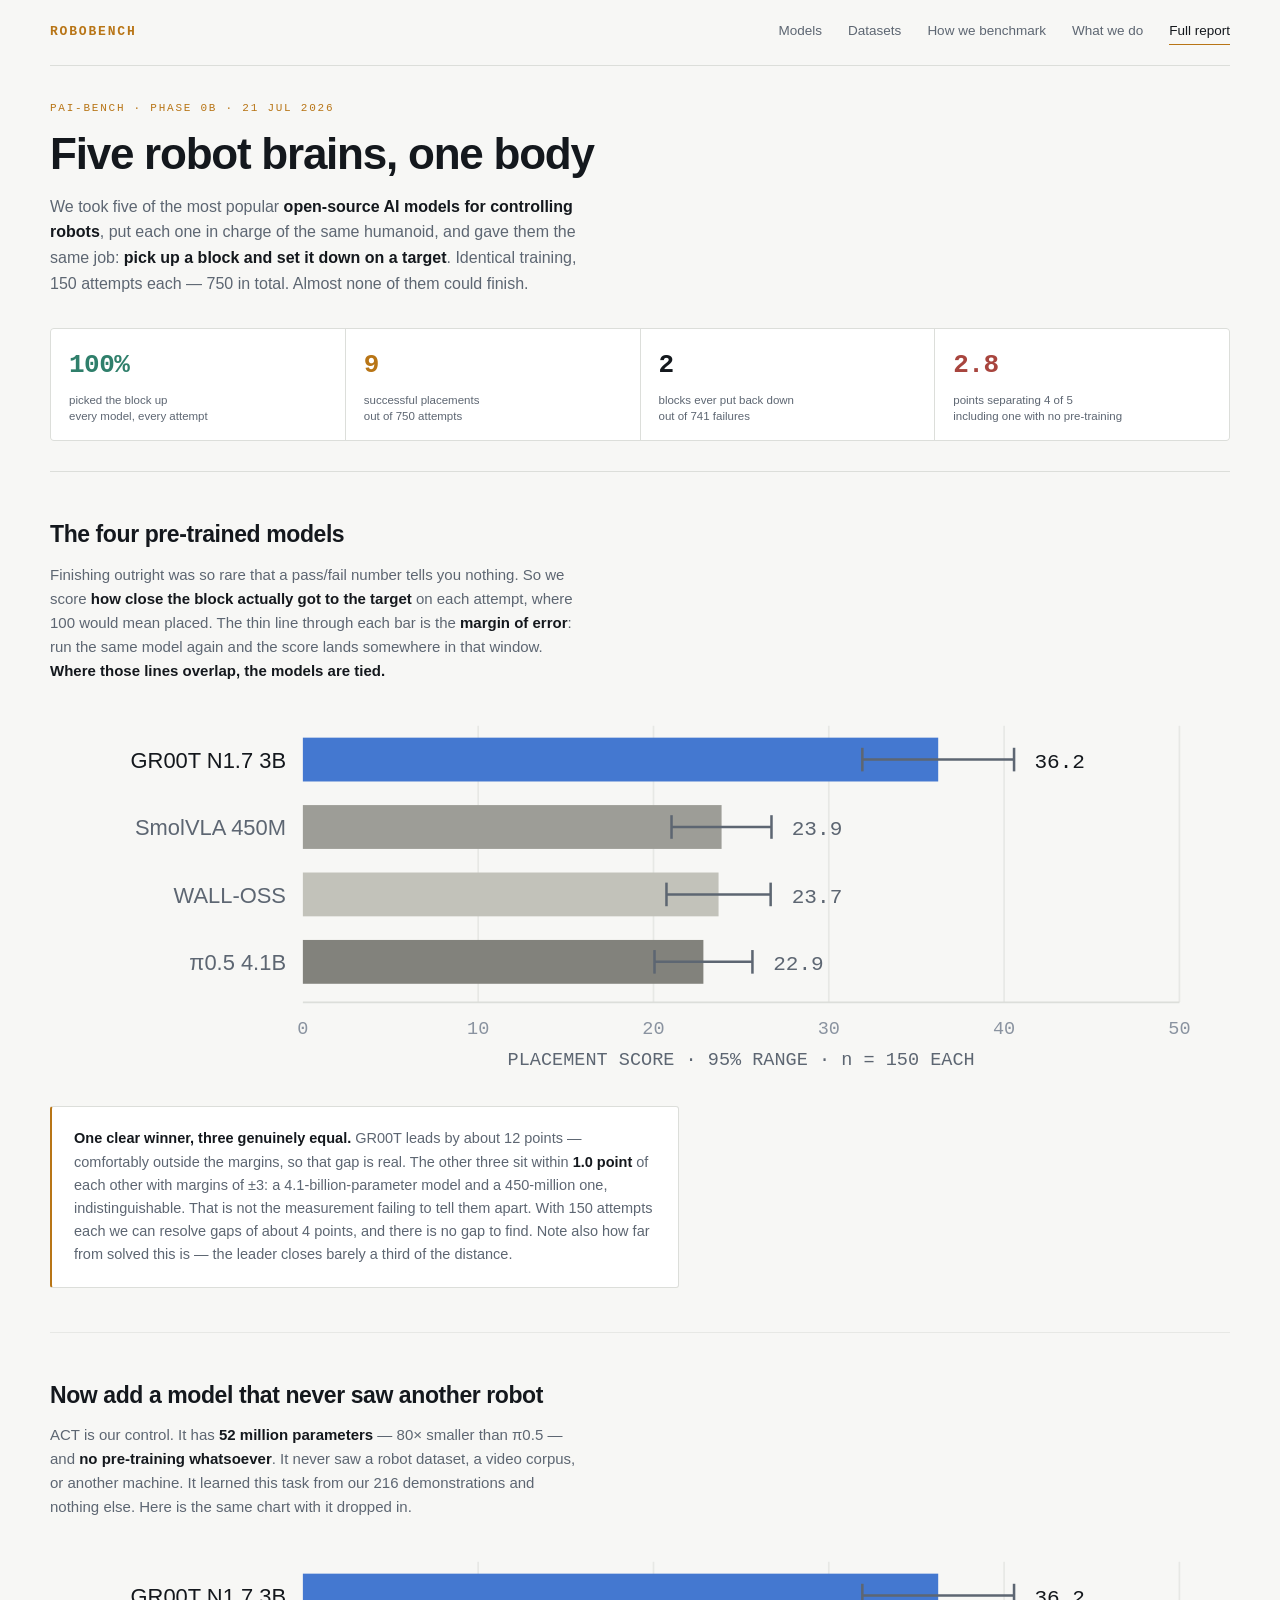
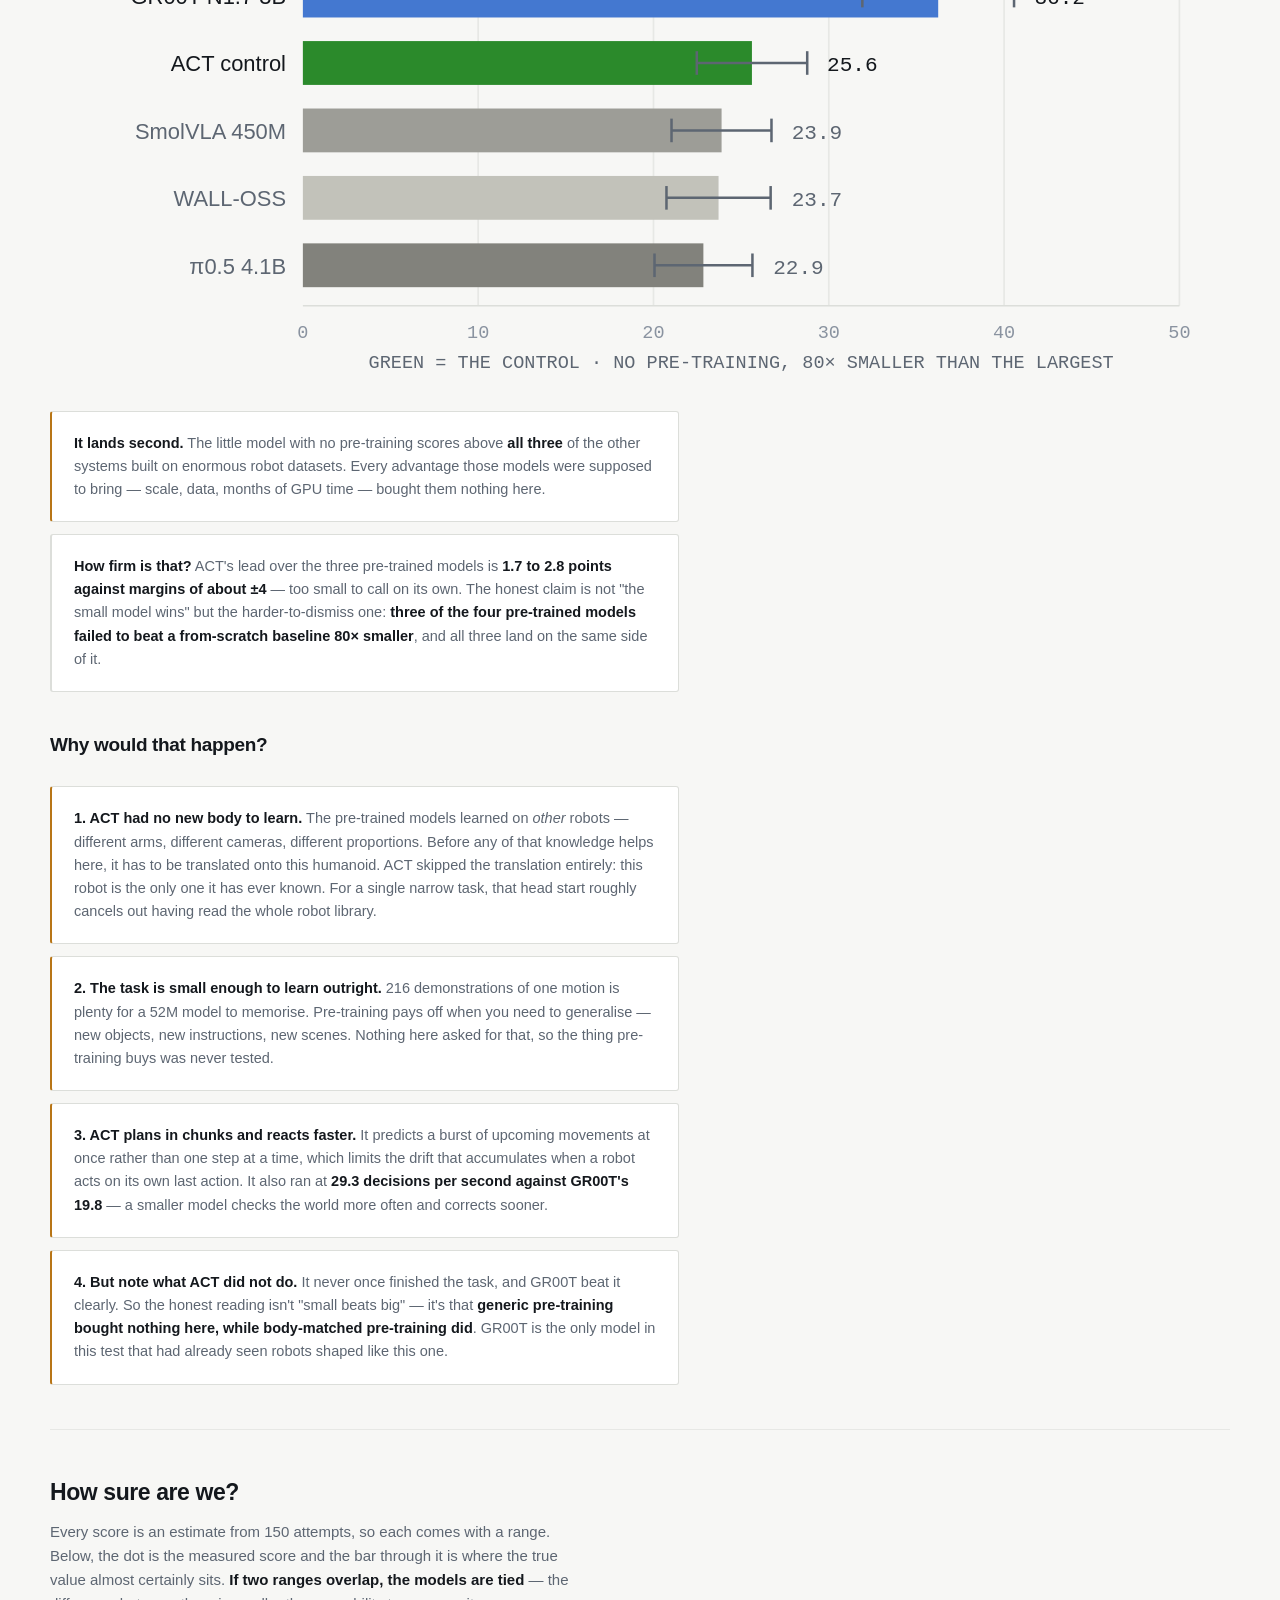
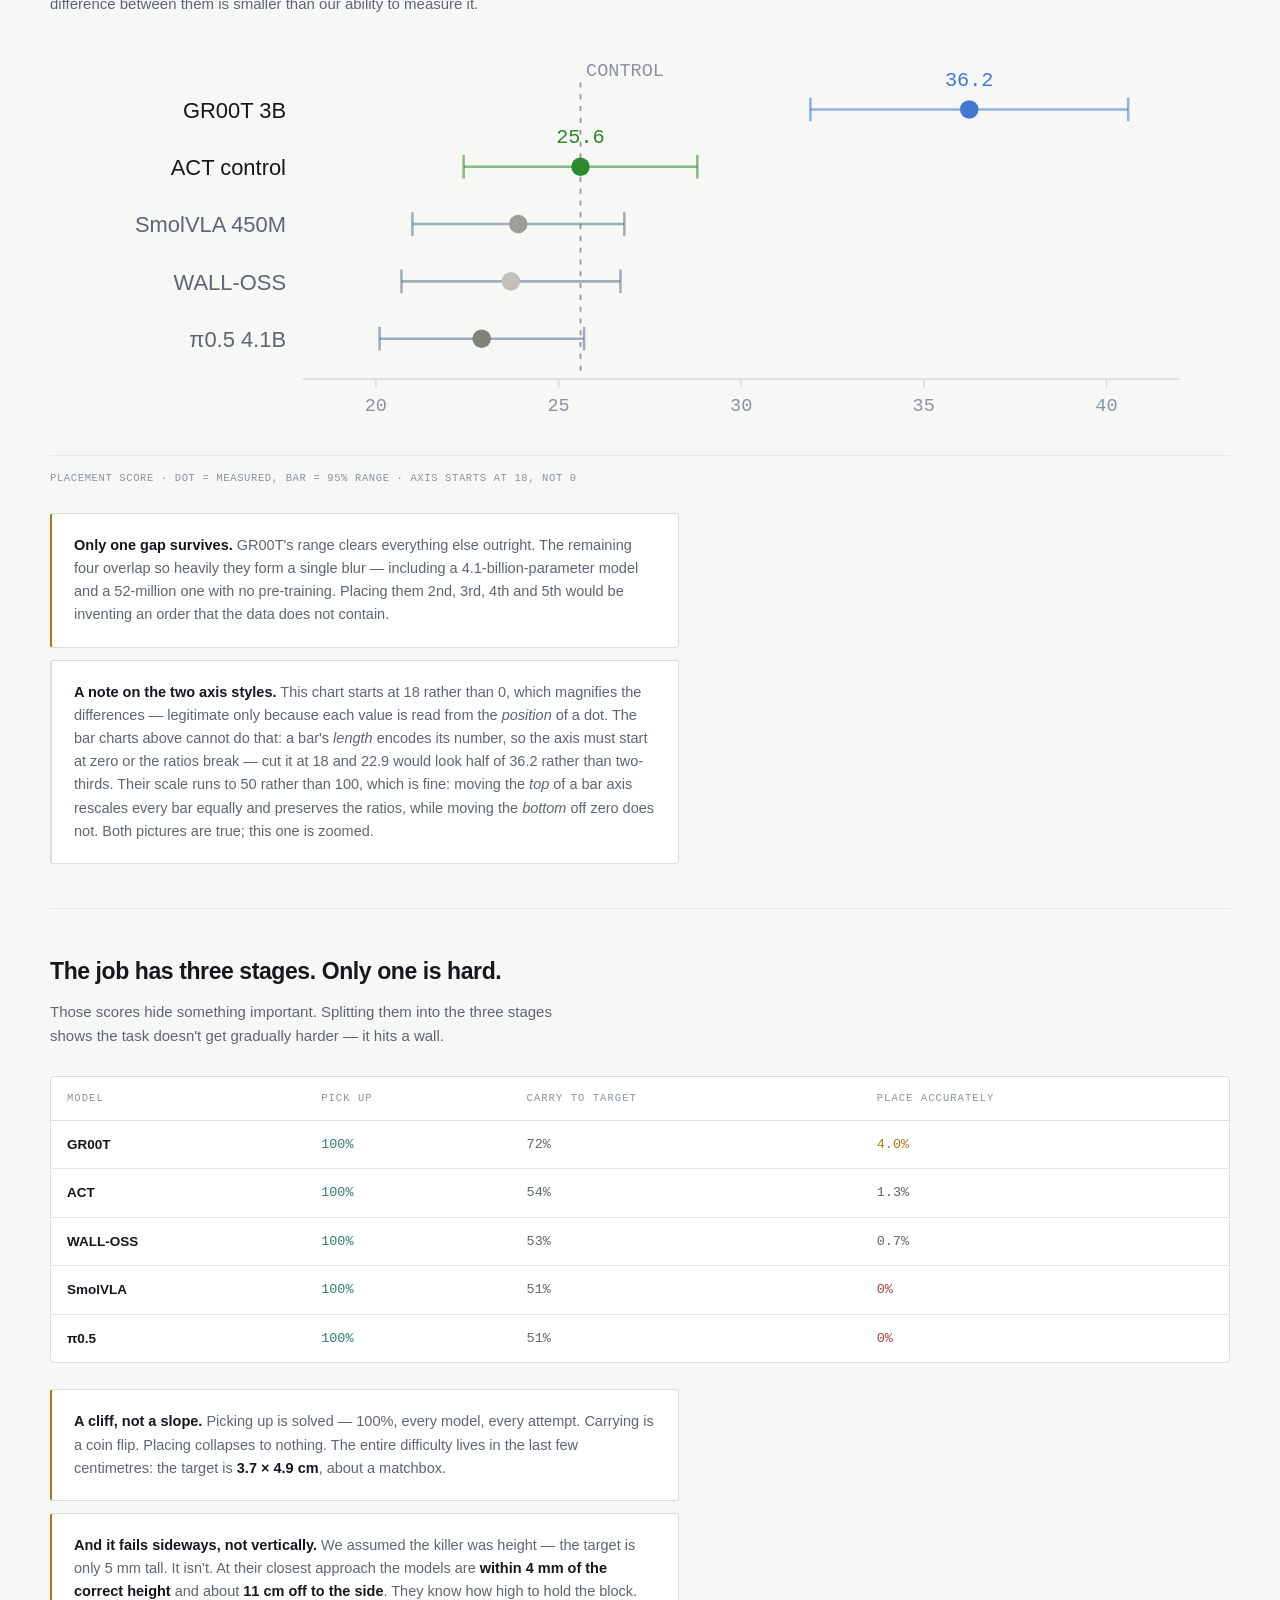
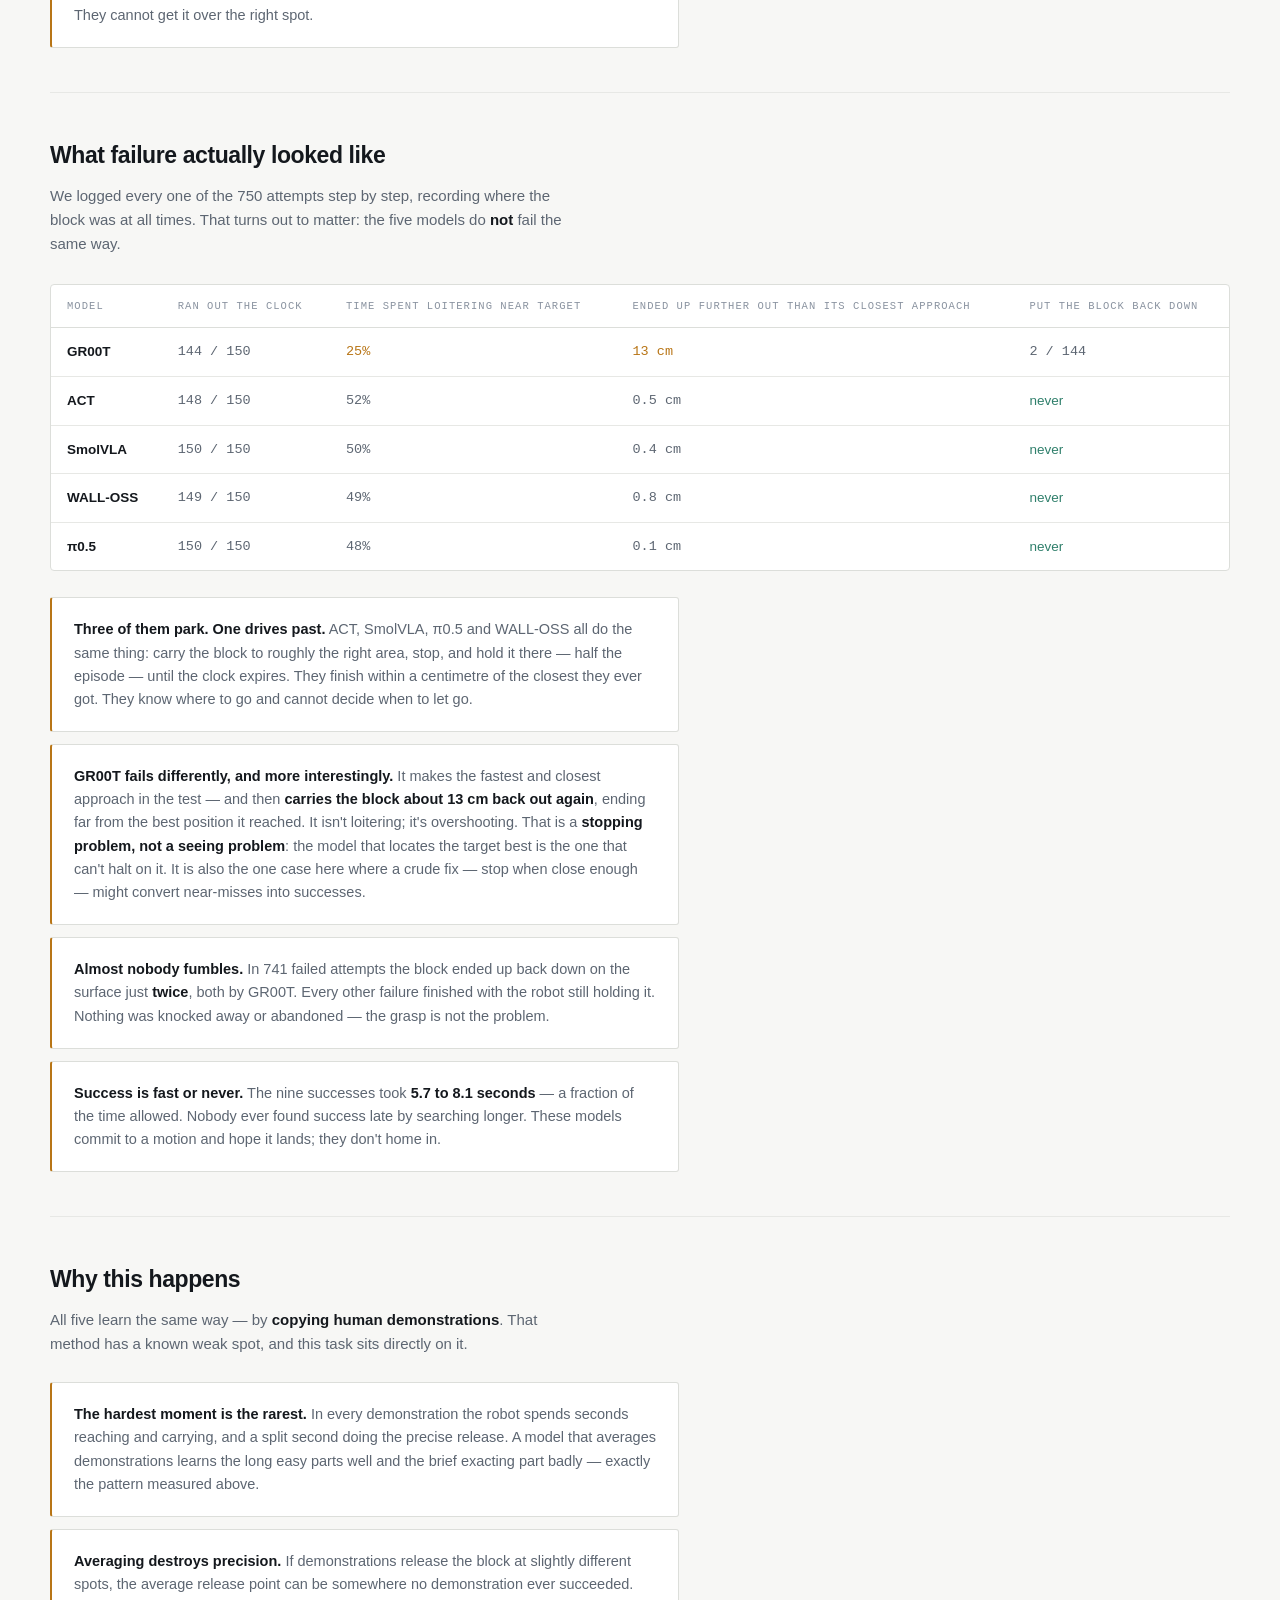
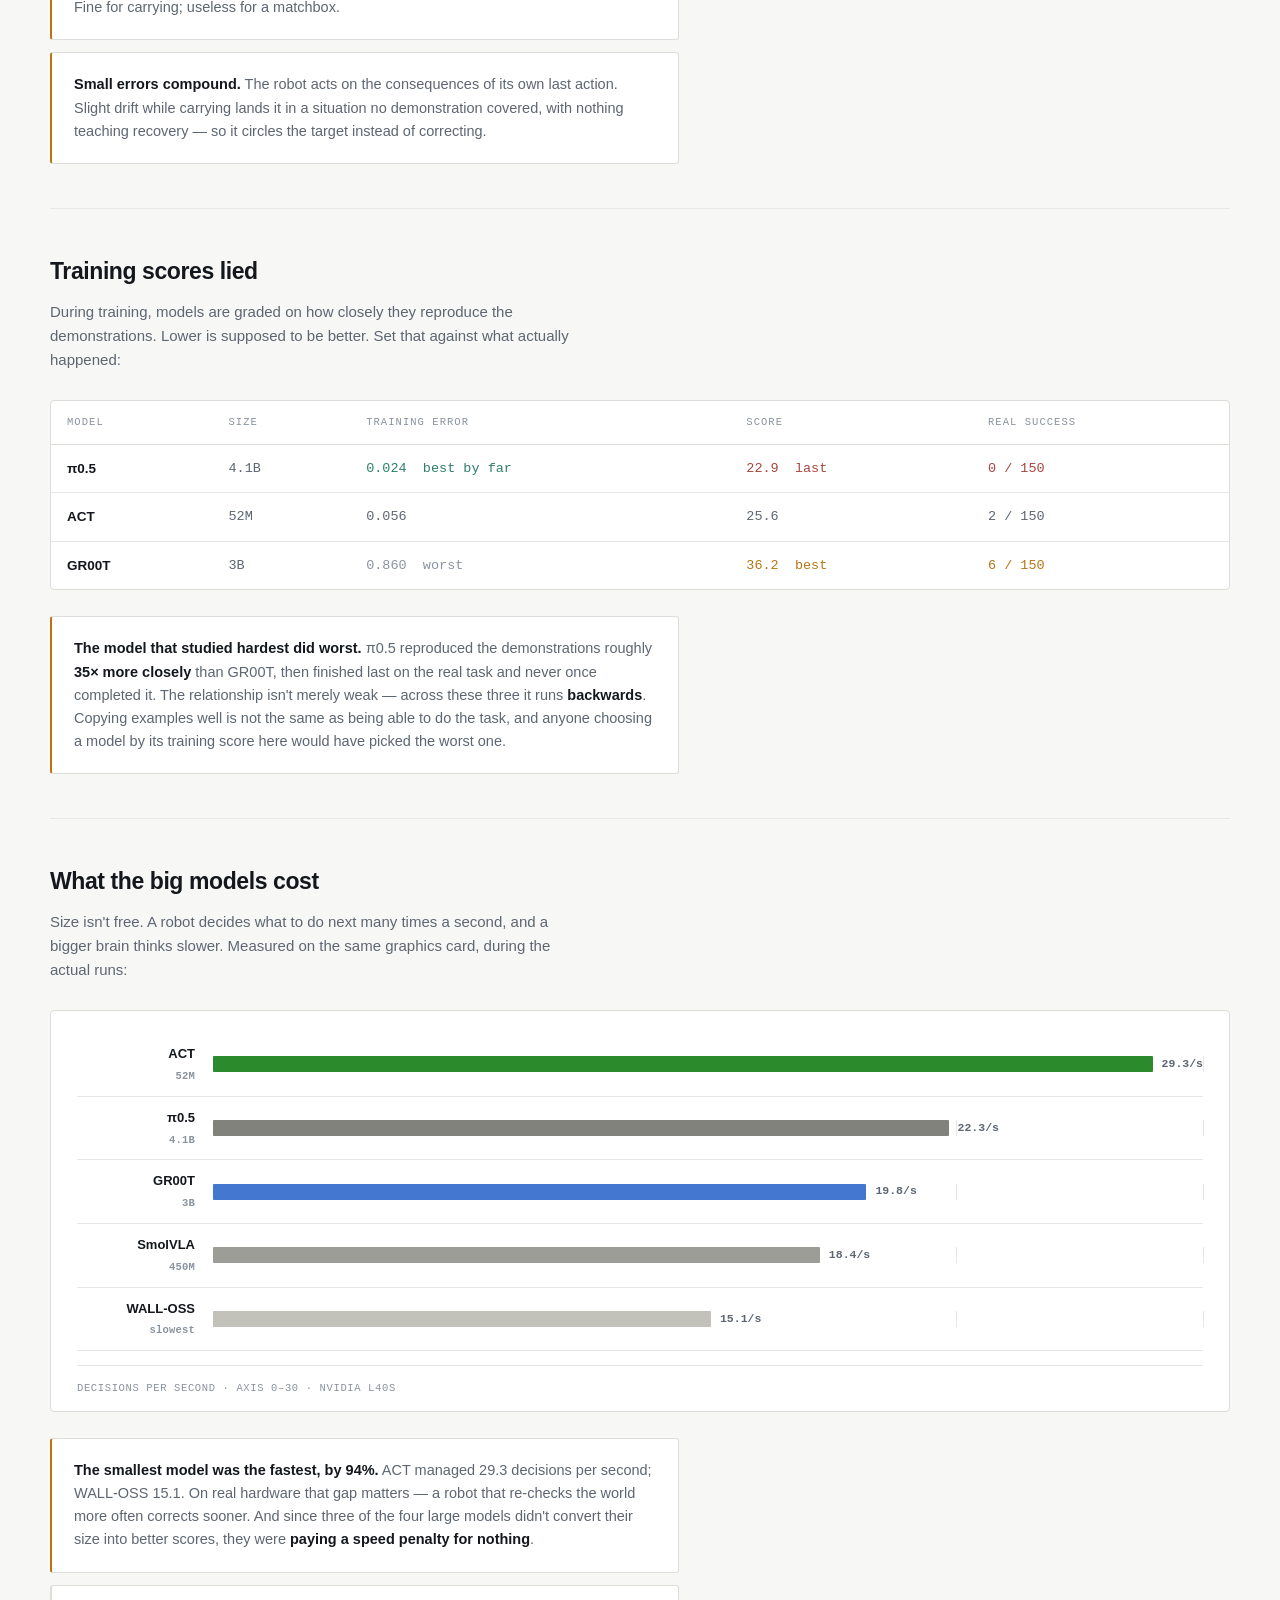
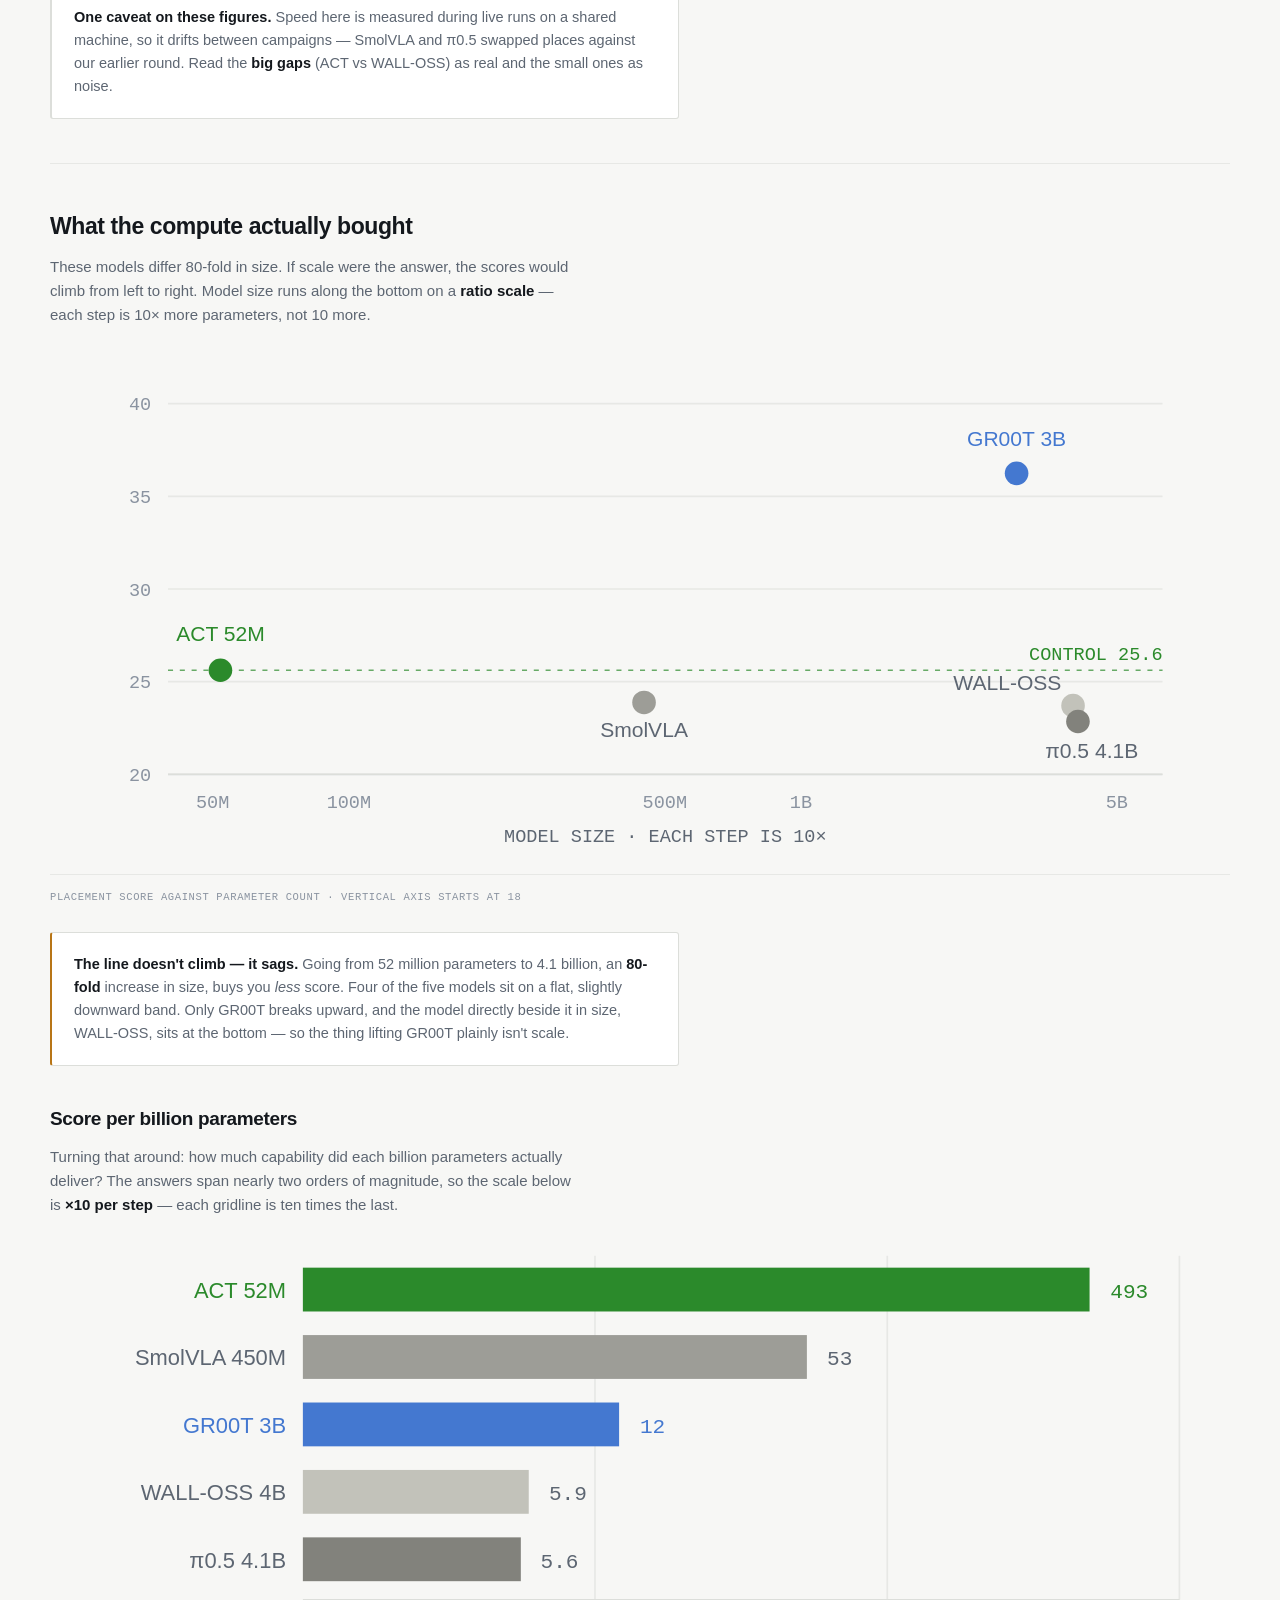
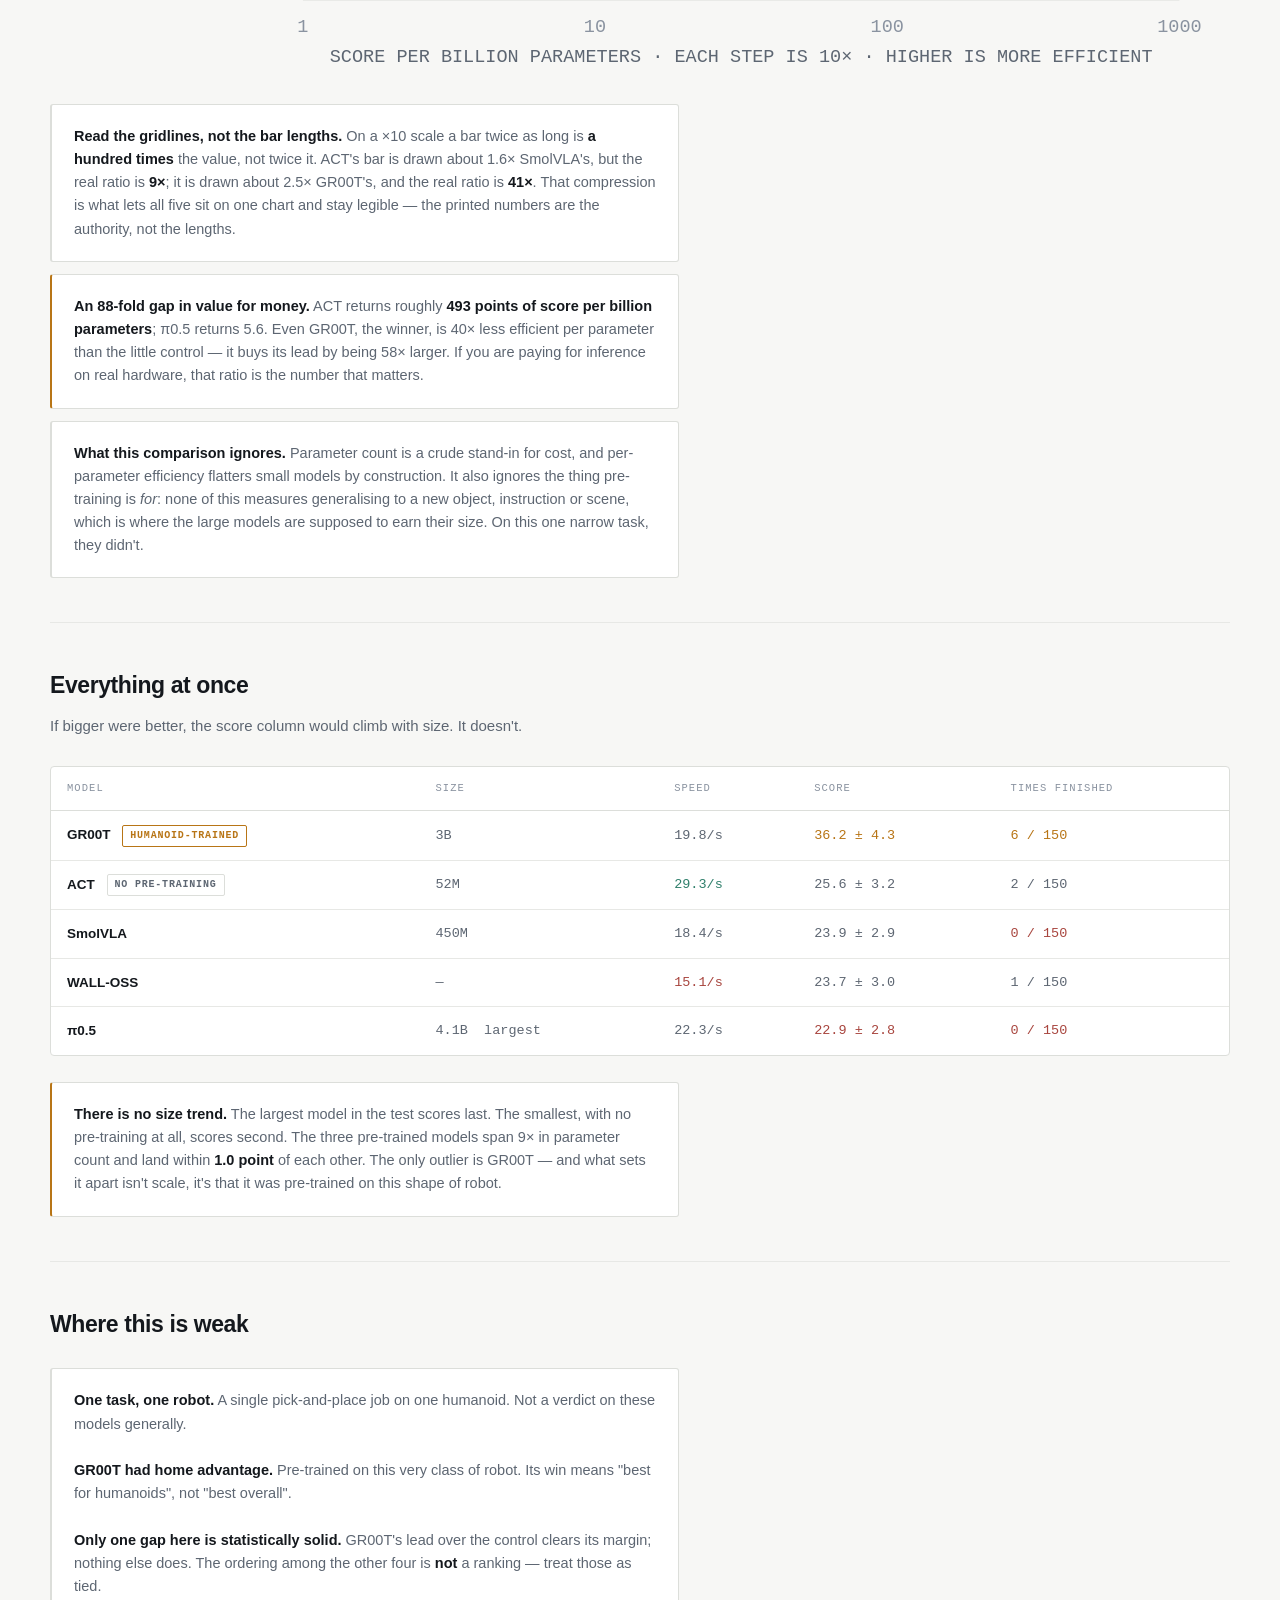
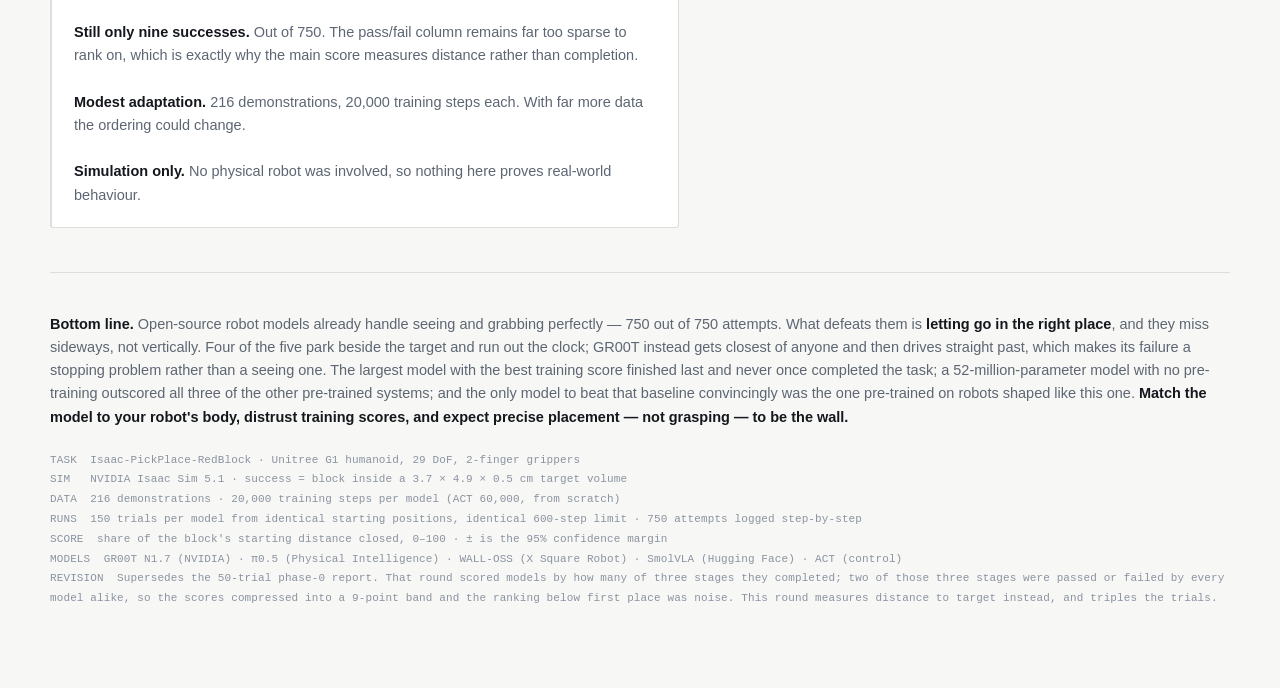
<file: report.html>
<!DOCTYPE html>
<html lang="en">
<head>
<meta charset="UTF-8">
<meta name="viewport" content="width=device-width, initial-scale=1.0">
<title>Five Robot Brains, One Body</title>
<style>
  :root{
    --bg:#0E1116;
    --panel:#161A21;
    --panel-2:#1C212A;
    --line:#262C36;
    --line-soft:#1E242D;
    --text:#E6E9EE;
    --dim:#868F9D;
    --dimmer:#5A6472;
    --signal:#E8A33D;
    --ok:#5FB49C;
    --mid:#5B7089;
    --bad:#C4635C;
    --mono:ui-monospace,"SF Mono","Cascadia Mono","Roboto Mono",Consolas,monospace;
    --sans:ui-sans-serif,-apple-system,BlinkMacSystemFont,"Segoe UI",Roboto,Helvetica,Arial,sans-serif;
  }
  @media (prefers-color-scheme: light){
    :root{
      --bg:#F7F7F5; --panel:#FFFFFF; --panel-2:#F1F2F0; --line:#DCDEDA; --line-soft:#E7E8E5;
      --text:#14181D; --dim:#5D6672; --dimmer:#8A93A0;
      --signal:#B87516; --ok:#2F7F6B; --mid:#5B7089; --bad:#A8453E;
    }
  }
  :root[data-theme="dark"]{
    --bg:#0E1116; --panel:#161A21; --panel-2:#1C212A; --line:#262C36; --line-soft:#1E242D;
    --text:#E6E9EE; --dim:#868F9D; --dimmer:#5A6472;
    --signal:#E8A33D; --ok:#5FB49C; --mid:#5B7089; --bad:#C4635C;
  }
  :root[data-theme="light"]{
    --bg:#F7F7F5; --panel:#FFFFFF; --panel-2:#F1F2F0; --line:#DCDEDA; --line-soft:#E7E8E5;
    --text:#14181D; --dim:#5D6672; --dimmer:#8A93A0;
    --signal:#B87516; --ok:#2F7F6B; --mid:#5B7089; --bad:#A8453E;
  }

  *{box-sizing:border-box;margin:0;padding:0}
  body{
    background:var(--bg);color:var(--text);font-family:var(--sans);
    -webkit-font-smoothing:antialiased;line-height:1.6;
    padding:0 24px 80px;
  }
  .wrap{max-width:1180px;margin:0 auto}

  /* ---------- header ---------- */
  header{padding:56px 0 30px;border-bottom:1px solid var(--line)}
  .kicker{font-family:var(--mono);font-size:11px;letter-spacing:.16em;text-transform:uppercase;color:var(--signal)}
  h1{font-size:clamp(30px,5vw,44px);line-height:1.06;letter-spacing:-.028em;font-weight:800;margin-top:14px;text-wrap:balance}
  .standfirst{color:var(--dim);font-size:16px;margin-top:16px;max-width:62ch}
  .standfirst b{color:var(--text);font-weight:600}

  /* headline stat strip */
  .strip{display:grid;grid-template-columns:repeat(auto-fit,minmax(150px,1fr));gap:1px;background:var(--line);
         border:1px solid var(--line);border-radius:4px;margin-top:32px;overflow:hidden}
  .stat{background:var(--panel);padding:16px 18px}
  .stat .n{font-family:var(--mono);font-size:26px;font-weight:700;letter-spacing:-.02em;font-variant-numeric:tabular-nums}
  .stat .k{font-size:11.5px;color:var(--dim);margin-top:5px;line-height:1.4}
  .n.sig{color:var(--signal)} .n.ok{color:var(--ok)} .n.bad{color:var(--bad)}

  /* ---------- sections ---------- */
  section{padding:44px 0;border-bottom:1px solid var(--line-soft)}
  section:last-of-type{border-bottom:0}
  h2{font-size:23px;letter-spacing:-.018em;font-weight:700;text-wrap:balance}
  .lede{color:var(--dim);font-size:15px;margin-top:10px;max-width:64ch}
  .lede b{color:var(--text);font-weight:600}

  /* ---------- lollipop rows: one model per row, shared axis ---------- */
  .plot{margin-top:30px;background:var(--panel);border:1px solid var(--line);border-radius:4px;padding:24px 26px 14px}
  .lrow{display:grid;grid-template-columns:104px 1fr 96px;gap:16px;align-items:center;padding:9px 0}
  .lname{font-size:13.5px;font-weight:600;text-align:right;white-space:nowrap}
  .lname i{display:block;font-style:normal;font-family:var(--mono);font-size:10px;color:var(--dimmer);margin-top:2px}
  .ltrack{position:relative;height:20px}
  .ltrack .g{position:absolute;top:0;bottom:0;width:1px;background:var(--line-soft)}
  .ltrack .stem{position:absolute;top:50%;left:0;height:1px;background:var(--line);transform:translateY(-50%)}
  .ltrack .dot{position:absolute;top:50%;width:12px;height:12px;border-radius:50%;background:var(--mid);
               transform:translate(-50%,-50%);outline:3px solid var(--panel)}
  .ltrack .dot.hero{width:16px;height:16px;background:var(--signal)}
  .ltrack .dot.base{background:var(--text)}
  .lval{font-family:var(--mono);font-size:14px;font-weight:600;font-variant-numeric:tabular-nums;color:var(--dim)}
  .lval.hero{color:var(--signal)} .lval.base{color:var(--text)}
  .lval em{display:block;font-style:normal;font-size:10px;color:var(--dimmer);letter-spacing:.02em;margin-top:2px}
  .laxis{display:grid;grid-template-columns:104px 1fr 96px;gap:16px;margin-top:6px}
  .laxis .t{position:relative;height:24px;font-family:var(--mono);font-size:10.5px;color:var(--dimmer)}
  .laxis .t b{position:absolute;transform:translateX(-50%);font-weight:400}
  .tiegroup{display:grid;grid-template-columns:104px 1fr 96px;gap:16px;margin-top:2px}
  .tienote{font-family:var(--mono);font-size:10px;letter-spacing:.08em;text-transform:uppercase;color:var(--dimmer);
           border-left:2px solid var(--line);padding-left:10px}

  /* ---------- bar rows ---------- */
  .bars{margin-top:28px;background:var(--panel);border:1px solid var(--line);border-radius:4px;padding:22px 26px 14px}
  .brow{display:grid;grid-template-columns:118px 1fr;gap:18px;align-items:center;padding:11px 0;border-bottom:1px solid var(--line-soft)}
  .brow:last-of-type{border-bottom:0}
  .blab{font-size:13px;font-weight:600;text-align:right}
  .blab i{display:block;font-style:normal;font-family:var(--mono);font-size:10.5px;color:var(--dimmer);margin-top:3px;letter-spacing:.02em}
  .stack{position:relative;display:flex;flex-direction:column;gap:5px}
  .sgrid{position:absolute;inset:0}
  .sgrid i{position:absolute;top:0;bottom:0;width:1px;background:var(--line-soft)}
  .b{position:relative;height:16px;display:flex;align-items:center;gap:9px}
  .b em{height:100%;border-radius:1px;font-style:normal;min-width:2px}
  .b b{font-family:var(--mono);font-size:11.5px;font-weight:600;color:var(--dim);font-variant-numeric:tabular-nums}
  .f-ok{background:var(--ok)} .f-mid{background:var(--mid)} .f-bad{background:var(--bad)} .f-sig{background:var(--signal)}
  .f-txt{background:var(--text)}
  /* one colour per model, held constant across every chart in this report */
  .f-groot{background:#4478d0} .f-act{background:#2b8a2b}
  .f-smol{background:#9d9d97} .f-wall{background:#c2c2ba} .f-pi{background:#82827c}
  .legend{display:flex;gap:20px;flex-wrap:wrap;margin-top:14px;padding-top:14px;border-top:1px solid var(--line-soft);
          font-family:var(--mono);font-size:10.5px;letter-spacing:.06em;text-transform:uppercase;color:var(--dimmer)}
  .legend i{display:inline-block;width:9px;height:9px;border-radius:1px;margin-right:7px;vertical-align:0}

  /* ---------- table ---------- */
  .tbl{margin-top:28px;overflow-x:auto;border:1px solid var(--line);border-radius:4px;background:var(--panel)}
  table{width:100%;border-collapse:collapse;font-size:13.5px}
  th{font-family:var(--mono);font-size:10.5px;letter-spacing:.1em;text-transform:uppercase;color:var(--dimmer);
     text-align:left;padding:13px 16px;border-bottom:1px solid var(--line);font-weight:500;white-space:nowrap}
  td{padding:13px 16px;border-bottom:1px solid var(--line-soft);color:var(--dim);white-space:nowrap}
  tr:last-child td{border-bottom:0}
  td.m{font-family:var(--mono);font-variant-numeric:tabular-nums}
  td.name{color:var(--text);font-weight:600}

  /* ---------- callout ---------- */
  .call{margin-top:26px;padding:20px 22px;background:var(--panel);border:1px solid var(--line);
        border-left:2px solid var(--signal);border-radius:3px;font-size:14.5px;color:var(--dim);max-width:78ch}
  .call b{color:var(--text);font-weight:650}
  .call + .call{margin-top:12px}
  .cap{font-family:var(--mono);font-size:10.5px;color:var(--dimmer);margin-top:12px;letter-spacing:.02em}

  .chip{display:inline-block;font-family:var(--mono);font-size:10px;letter-spacing:.08em;text-transform:uppercase;
        padding:2px 7px;border-radius:2px;border:1px solid var(--line);color:var(--dim);margin-left:8px;vertical-align:1.5px}
  .chip.sig{color:var(--signal);border-color:var(--signal)}

  footer{padding:40px 0 0;border-top:1px solid var(--line);color:var(--dim);font-size:14.5px}
  footer b{color:var(--text)}
  .meta{font-family:var(--mono);font-size:11px;color:var(--dimmer);margin-top:22px;line-height:1.8;letter-spacing:.01em}

  .rbnav{display:flex;align-items:center;gap:26px;flex-wrap:wrap;padding:20px 0;border-bottom:1px solid var(--line)}
  .rbnav .brand{font-family:var(--mono);font-size:13px;letter-spacing:.14em;text-transform:uppercase;
                color:var(--signal);text-decoration:none;font-weight:600;margin-right:auto}
  .rbnav a.l{font-size:13.5px;color:var(--dim);text-decoration:none;padding-bottom:2px;border-bottom:1px solid transparent}
  .rbnav a.l:hover{color:var(--text)}
  .rbnav a.l[aria-current="page"]{color:var(--text);border-bottom-color:var(--signal)}
  header{padding-top:34px !important}
</style>
</head>
<body>
<div class="wrap">

  <nav class="rbnav">
    <a class="brand" href="index.html">RoboBench</a>
    <a class="l" href="models.html">Models</a>
    <a class="l" href="datasets.html">Datasets</a>
    <a class="l" href="methodology.html">How we benchmark</a>
    <a class="l" href="about.html">What we do</a>
    <a class="l" href="report.html" aria-current="page">Full report</a>
  </nav>


  <header>
    <div class="kicker">PAI-Bench · Phase 0b · 21 Jul 2026</div>
    <h1>Five robot brains, one body</h1>
    <p class="standfirst">We took five of the most popular <b>open-source AI models for controlling robots</b>, put each one in charge of the same humanoid, and gave them the same job: <b>pick up a block and set it down on a target</b>. Identical training, 150 attempts each — 750 in total. Almost none of them could finish.</p>

    <div class="strip">
      <div class="stat"><div class="n ok">100%</div><div class="k">picked the block up<br>every model, every attempt</div></div>
      <div class="stat"><div class="n sig">9</div><div class="k">successful placements<br>out of 750 attempts</div></div>
      <div class="stat"><div class="n">2</div><div class="k">blocks ever put back down<br>out of 741 failures</div></div>
      <div class="stat"><div class="n bad">2.8</div><div class="k">points separating 4 of 5<br>including one with no pre-training</div></div>
    </div>
  </header>

  <section>
    <h2>The four pre-trained models</h2>
    <p class="lede">Finishing outright was so rare that a pass/fail number tells you nothing. So we score <b>how close the block actually got to the target</b> on each attempt, where 100 would mean placed. The thin line through each bar is the <b>margin of error</b>: run the same model again and the score lands somewhere in that window. <b>Where those lines overlap, the models are tied.</b></p>

    <div style="margin:26px 0 8px">
      <svg viewBox="0 0 700 216" style="width:100%;height:auto" role="img" aria-label="Bar chart with error bars. GR00T scores 36.2, SmolVLA 23.9, WALL-OSS 23.7, pi-0.5 22.9, each with a 95 percent range.">
        <g stroke="var(--line-soft)" stroke-width="1">
          <line x1="254" y1="10" x2="254" y2="174"/><line x1="358" y1="10" x2="358" y2="174"/>
          <line x1="462" y1="10" x2="462" y2="174"/><line x1="566" y1="10" x2="566" y2="174"/>
          <line x1="670" y1="10" x2="670" y2="174"/>
        </g>
        <g font-family="var(--sans)" font-size="13">
          <text x="140" y="35" text-anchor="end" fill="var(--text)">GR00T N1.7 3B</text>
          <rect x="150" y="17" width="376.9" height="26" fill="#4478d0"/>
          <line x1="481.9" y1="30" x2="571.9" y2="30" stroke="var(--dim)" stroke-width="1.5"/>
          <line x1="481.9" y1="23" x2="481.9" y2="37" stroke="var(--dim)" stroke-width="1.5"/>
          <line x1="571.9" y1="23" x2="571.9" y2="37" stroke="var(--dim)" stroke-width="1.5"/>
          <text x="584" y="35" font-size="12.5" fill="var(--text)" font-family="var(--mono)">36.2</text>

          <text x="140" y="75" text-anchor="end" fill="var(--dim)">SmolVLA 450M</text>
          <rect x="150" y="57" width="248.4" height="26" fill="#9d9d97"/>
          <line x1="368.7" y1="70" x2="428.0" y2="70" stroke="var(--dim)" stroke-width="1.5"/>
          <line x1="368.7" y1="63" x2="368.7" y2="77" stroke="var(--dim)" stroke-width="1.5"/>
          <line x1="428.0" y1="63" x2="428.0" y2="77" stroke="var(--dim)" stroke-width="1.5"/>
          <text x="440" y="75" font-size="12.5" fill="var(--dim)" font-family="var(--mono)">23.9</text>

          <text x="140" y="115" text-anchor="end" fill="var(--dim)">WALL-OSS</text>
          <rect x="150" y="97" width="246.6" height="26" fill="#c2c2ba"/>
          <line x1="365.7" y1="110" x2="427.5" y2="110" stroke="var(--dim)" stroke-width="1.5"/>
          <line x1="365.7" y1="103" x2="365.7" y2="117" stroke="var(--dim)" stroke-width="1.5"/>
          <line x1="427.5" y1="103" x2="427.5" y2="117" stroke="var(--dim)" stroke-width="1.5"/>
          <text x="440" y="115" font-size="12.5" fill="var(--dim)" font-family="var(--mono)">23.7</text>

          <text x="140" y="155" text-anchor="end" fill="var(--dim)">π0.5 4.1B</text>
          <rect x="150" y="137" width="237.6" height="26" fill="#82827c"/>
          <line x1="358.6" y1="150" x2="416.7" y2="150" stroke="var(--dim)" stroke-width="1.5"/>
          <line x1="358.6" y1="143" x2="358.6" y2="157" stroke="var(--dim)" stroke-width="1.5"/>
          <line x1="416.7" y1="143" x2="416.7" y2="157" stroke="var(--dim)" stroke-width="1.5"/>
          <text x="429" y="155" font-size="12.5" fill="var(--dim)" font-family="var(--mono)">22.9</text>
        </g>
        <line x1="150" y1="174" x2="670" y2="174" stroke="var(--line)" stroke-width="1"/>
        <g font-family="var(--mono)" font-size="11" fill="var(--dimmer)" text-anchor="middle">
          <text x="150" y="193">0</text><text x="254" y="193">10</text><text x="358" y="193">20</text>
          <text x="462" y="193">30</text><text x="566" y="193">40</text><text x="670" y="193">50</text>
          <text x="410" y="211" fill="var(--dim)">PLACEMENT SCORE &middot; 95% RANGE &middot; n = 150 EACH</text>
        </g>
      </svg>
    </div>

    <div class="call">
      <b>One clear winner, three genuinely equal.</b> GR00T leads by about 12 points — comfortably outside the margins, so that gap is real. The other three sit within <b>1.0 point</b> of each other with margins of ±3: a 4.1-billion-parameter model and a 450-million one, indistinguishable. That is not the measurement failing to tell them apart. With 150 attempts each we can resolve gaps of about 4 points, and there is no gap to find. Note also how far from solved this is — the leader closes barely a third of the distance.
    </div>
  </section>

  <section>
    <h2>Now add a model that never saw another robot</h2>
    <p class="lede">ACT is our control. It has <b>52 million parameters</b> — 80× smaller than π0.5 — and <b>no pre-training whatsoever</b>. It never saw a robot dataset, a video corpus, or another machine. It learned this task from our 216 demonstrations and nothing else. Here is the same chart with it dropped in.</p>

    <div style="margin:26px 0 8px">
      <svg viewBox="0 0 700 256" style="width:100%;height:auto" role="img" aria-label="Bar chart with error bars including the control. GR00T 36.2, ACT control 25.6, SmolVLA 23.9, WALL-OSS 23.7, pi-0.5 22.9. The control ranks second.">
        <g stroke="var(--line-soft)" stroke-width="1">
          <line x1="254" y1="10" x2="254" y2="214"/><line x1="358" y1="10" x2="358" y2="214"/>
          <line x1="462" y1="10" x2="462" y2="214"/><line x1="566" y1="10" x2="566" y2="214"/>
          <line x1="670" y1="10" x2="670" y2="214"/>
        </g>
        <g font-family="var(--sans)" font-size="13">
          <text x="140" y="35" text-anchor="end" fill="var(--text)">GR00T N1.7 3B</text>
          <rect x="150" y="17" width="376.9" height="26" fill="#4478d0"/>
          <line x1="481.9" y1="30" x2="571.9" y2="30" stroke="var(--dim)" stroke-width="1.5"/>
          <line x1="481.9" y1="23" x2="481.9" y2="37" stroke="var(--dim)" stroke-width="1.5"/>
          <line x1="571.9" y1="23" x2="571.9" y2="37" stroke="var(--dim)" stroke-width="1.5"/>
          <text x="584" y="35" font-size="12.5" fill="var(--text)" font-family="var(--mono)">36.2</text>

          <text x="140" y="75" text-anchor="end" fill="var(--text)">ACT control</text>
          <rect x="150" y="57" width="266.4" height="26" fill="#2b8a2b"/>
          <line x1="383.7" y1="70" x2="449.2" y2="70" stroke="var(--dim)" stroke-width="1.5"/>
          <line x1="383.7" y1="63" x2="383.7" y2="77" stroke="var(--dim)" stroke-width="1.5"/>
          <line x1="449.2" y1="63" x2="449.2" y2="77" stroke="var(--dim)" stroke-width="1.5"/>
          <text x="461" y="75" font-size="12.5" fill="var(--text)" font-family="var(--mono)">25.6</text>

          <text x="140" y="115" text-anchor="end" fill="var(--dim)">SmolVLA 450M</text>
          <rect x="150" y="97" width="248.4" height="26" fill="#9d9d97"/>
          <line x1="368.7" y1="110" x2="428.0" y2="110" stroke="var(--dim)" stroke-width="1.5"/>
          <line x1="368.7" y1="103" x2="368.7" y2="117" stroke="var(--dim)" stroke-width="1.5"/>
          <line x1="428.0" y1="103" x2="428.0" y2="117" stroke="var(--dim)" stroke-width="1.5"/>
          <text x="440" y="115" font-size="12.5" fill="var(--dim)" font-family="var(--mono)">23.9</text>

          <text x="140" y="155" text-anchor="end" fill="var(--dim)">WALL-OSS</text>
          <rect x="150" y="137" width="246.6" height="26" fill="#c2c2ba"/>
          <line x1="365.7" y1="150" x2="427.5" y2="150" stroke="var(--dim)" stroke-width="1.5"/>
          <line x1="365.7" y1="143" x2="365.7" y2="157" stroke="var(--dim)" stroke-width="1.5"/>
          <line x1="427.5" y1="143" x2="427.5" y2="157" stroke="var(--dim)" stroke-width="1.5"/>
          <text x="440" y="155" font-size="12.5" fill="var(--dim)" font-family="var(--mono)">23.7</text>

          <text x="140" y="195" text-anchor="end" fill="var(--dim)">π0.5 4.1B</text>
          <rect x="150" y="177" width="237.6" height="26" fill="#82827c"/>
          <line x1="358.6" y1="190" x2="416.7" y2="190" stroke="var(--dim)" stroke-width="1.5"/>
          <line x1="358.6" y1="183" x2="358.6" y2="197" stroke="var(--dim)" stroke-width="1.5"/>
          <line x1="416.7" y1="183" x2="416.7" y2="197" stroke="var(--dim)" stroke-width="1.5"/>
          <text x="429" y="195" font-size="12.5" fill="var(--dim)" font-family="var(--mono)">22.9</text>
        </g>
        <line x1="150" y1="214" x2="670" y2="214" stroke="var(--line)" stroke-width="1"/>
        <g font-family="var(--mono)" font-size="11" fill="var(--dimmer)" text-anchor="middle">
          <text x="150" y="233">0</text><text x="254" y="233">10</text><text x="358" y="233">20</text>
          <text x="462" y="233">30</text><text x="566" y="233">40</text><text x="670" y="233">50</text>
          <text x="410" y="251" fill="var(--dim)">GREEN = THE CONTROL &middot; NO PRE-TRAINING, 80&times; SMALLER THAN THE LARGEST</text>
        </g>
      </svg>
    </div>

    <div class="call">
      <b>It lands second.</b> The little model with no pre-training scores above <b>all three</b> of the other systems built on enormous robot datasets. Every advantage those models were supposed to bring — scale, data, months of GPU time — bought them nothing here.
    </div>
    <div class="call" style="border-left-color:var(--line)">
      <b>How firm is that?</b> ACT's lead over the three pre-trained models is <b>1.7 to 2.8 points against margins of about ±4</b> — too small to call on its own. The honest claim is not "the small model wins" but the harder-to-dismiss one: <b>three of the four pre-trained models failed to beat a from-scratch baseline 80× smaller</b>, and all three land on the same side of it.
    </div>

    <h2 style="margin-top:38px;font-size:19px">Why would that happen?</h2>

    <div class="call">
      <b>1. ACT had no new body to learn.</b> The pre-trained models learned on <i>other</i> robots — different arms, different cameras, different proportions. Before any of that knowledge helps here, it has to be translated onto this humanoid. ACT skipped the translation entirely: this robot is the only one it has ever known. For a single narrow task, that head start roughly cancels out having read the whole robot library.
    </div>
    <div class="call">
      <b>2. The task is small enough to learn outright.</b> 216 demonstrations of one motion is plenty for a 52M model to memorise. Pre-training pays off when you need to generalise — new objects, new instructions, new scenes. Nothing here asked for that, so the thing pre-training buys was never tested.
    </div>
    <div class="call">
      <b>3. ACT plans in chunks and reacts faster.</b> It predicts a burst of upcoming movements at once rather than one step at a time, which limits the drift that accumulates when a robot acts on its own last action. It also ran at <b>29.3 decisions per second against GR00T's 19.8</b> — a smaller model checks the world more often and corrects sooner.
    </div>
    <div class="call">
      <b>4. But note what ACT did not do.</b> It never once finished the task, and GR00T beat it clearly. So the honest reading isn't "small beats big" — it's that <b>generic pre-training bought nothing here, while body-matched pre-training did</b>. GR00T is the only model in this test that had already seen robots shaped like this one.
    </div>
  </section>

  <section>
    <h2>How sure are we?</h2>
    <p class="lede">Every score is an estimate from 150 attempts, so each comes with a range. Below, the dot is the measured score and the bar through it is where the true value almost certainly sits. <b>If two ranges overlap, the models are tied</b> — the difference between them is smaller than our ability to measure it.</p>

    <div style="margin:26px 0 8px">
      <svg viewBox="0 0 700 232" style="width:100%;height:auto" role="img" aria-label="Dot plot of placement score with confidence ranges. GR00T at 36.2 sits clear of the control line; ACT, SmolVLA, WALL-OSS and pi-0.5 overlap heavily between 20 and 29.">
        <line x1="314.7" y1="24" x2="314.7" y2="196" stroke="var(--dimmer)" stroke-width="1" stroke-dasharray="3 4"/>
        <text x="318" y="20" font-size="11" fill="var(--dimmer)" font-family="var(--mono)">CONTROL</text>

        <g font-family="var(--sans)" font-size="13">
          <text x="140" y="45" text-anchor="end" fill="var(--text)">GR00T 3B</text>
          <line x1="451.1" y1="40" x2="639.6" y2="40" stroke="#4478d0" stroke-width="1.5" opacity=".55"/>
          <line x1="451.1" y1="33" x2="451.1" y2="47" stroke="#4478d0" stroke-width="1.5" opacity=".55"/>
          <line x1="639.6" y1="33" x2="639.6" y2="47" stroke="#4478d0" stroke-width="1.5" opacity=".55"/>
          <circle cx="545.3" cy="40" r="5.5" fill="#4478d0"/>
          <text x="545.3" y="26" text-anchor="middle" font-size="12" fill="#4478d0" font-family="var(--mono)">36.2</text>

          <text x="140" y="79" text-anchor="end" fill="var(--text)">ACT control</text>
          <line x1="245.4" y1="74" x2="384.0" y2="74" stroke="#2b8a2b" stroke-width="1.5" opacity=".55"/>
          <line x1="245.4" y1="67" x2="245.4" y2="81" stroke="#2b8a2b" stroke-width="1.5" opacity=".55"/>
          <line x1="384.0" y1="67" x2="384.0" y2="81" stroke="#2b8a2b" stroke-width="1.5" opacity=".55"/>
          <circle cx="314.7" cy="74" r="5.5" fill="#2b8a2b"/>
          <text x="314.7" y="60" text-anchor="middle" font-size="12" fill="#2b8a2b" font-family="var(--mono)">25.6</text>

          <text x="140" y="113" text-anchor="end" fill="var(--dim)">SmolVLA 450M</text>
          <line x1="215.0" y1="108" x2="340.7" y2="108" stroke="var(--mid)" stroke-width="1.5" opacity=".55"/>
          <line x1="215.0" y1="101" x2="215.0" y2="115" stroke="var(--mid)" stroke-width="1.5" opacity=".55"/>
          <line x1="340.7" y1="101" x2="340.7" y2="115" stroke="var(--mid)" stroke-width="1.5" opacity=".55"/>
          <circle cx="277.8" cy="108" r="5.5" fill="#9d9d97"/>

          <text x="140" y="147" text-anchor="end" fill="var(--dim)">WALL-OSS</text>
          <line x1="208.5" y1="142" x2="338.4" y2="142" stroke="var(--mid)" stroke-width="1.5" opacity=".55"/>
          <line x1="208.5" y1="135" x2="208.5" y2="149" stroke="var(--mid)" stroke-width="1.5" opacity=".55"/>
          <line x1="338.4" y1="135" x2="338.4" y2="149" stroke="var(--mid)" stroke-width="1.5" opacity=".55"/>
          <circle cx="273.4" cy="142" r="5.5" fill="#c2c2ba"/>

          <text x="140" y="181" text-anchor="end" fill="var(--dim)">π0.5 4.1B</text>
          <line x1="195.5" y1="176" x2="316.8" y2="176" stroke="var(--mid)" stroke-width="1.5" opacity=".55"/>
          <line x1="195.5" y1="169" x2="195.5" y2="183" stroke="var(--mid)" stroke-width="1.5" opacity=".55"/>
          <line x1="316.8" y1="169" x2="316.8" y2="183" stroke="var(--mid)" stroke-width="1.5" opacity=".55"/>
          <circle cx="256.1" cy="176" r="5.5" fill="#82827c"/>
        </g>

        <line x1="150" y1="200" x2="670" y2="200" stroke="var(--line)" stroke-width="1"/>
        <g font-family="var(--mono)" font-size="11" fill="var(--dimmer)" text-anchor="middle">
          <line x1="193.3" y1="200" x2="193.3" y2="205" stroke="var(--line)"/><text x="193.3" y="219">20</text>
          <line x1="301.7" y1="200" x2="301.7" y2="205" stroke="var(--line)"/><text x="301.7" y="219">25</text>
          <line x1="410" y1="200" x2="410" y2="205" stroke="var(--line)"/><text x="410" y="219">30</text>
          <line x1="518.3" y1="200" x2="518.3" y2="205" stroke="var(--line)"/><text x="518.3" y="219">35</text>
          <line x1="626.7" y1="200" x2="626.7" y2="205" stroke="var(--line)"/><text x="626.7" y="219">40</text>
        </g>
      </svg>
      <div class="legend"><span>Placement score · dot = measured, bar = 95% range · axis starts at 18, not 0</span></div>
    </div>

    <div class="call">
      <b>Only one gap survives.</b> GR00T's range clears everything else outright. The remaining four overlap so heavily they form a single blur — including a 4.1-billion-parameter model and a 52-million one with no pre-training. Placing them 2nd, 3rd, 4th and 5th would be inventing an order that the data does not contain.
    </div>
    <div class="call" style="border-left-color:var(--line)">
      <b>A note on the two axis styles.</b> This chart starts at 18 rather than 0, which magnifies the differences — legitimate only because each value is read from the <i>position</i> of a dot. The bar charts above cannot do that: a bar's <i>length</i> encodes its number, so the axis must start at zero or the ratios break — cut it at 18 and 22.9 would look half of 36.2 rather than two-thirds. Their scale runs to 50 rather than 100, which is fine: moving the <i>top</i> of a bar axis rescales every bar equally and preserves the ratios, while moving the <i>bottom</i> off zero does not. Both pictures are true; this one is zoomed.
    </div>
  </section>

  <section>
    <h2>The job has three stages. Only one is hard.</h2>
    <p class="lede">Those scores hide something important. Splitting them into the three stages shows the task doesn't get gradually harder — it hits a wall.</p>

    <div class="tbl">
      <table>
        <tr><th>Model</th><th>Pick up</th><th>Carry to target</th><th>Place accurately</th></tr>
        <tr><td class="name">GR00T</td><td class="m" style="color:var(--ok)">100%</td><td class="m">72%</td><td class="m" style="color:var(--signal)">4.0%</td></tr>
        <tr><td class="name">ACT</td><td class="m" style="color:var(--ok)">100%</td><td class="m">54%</td><td class="m">1.3%</td></tr>
        <tr><td class="name">WALL-OSS</td><td class="m" style="color:var(--ok)">100%</td><td class="m">53%</td><td class="m">0.7%</td></tr>
        <tr><td class="name">SmolVLA</td><td class="m" style="color:var(--ok)">100%</td><td class="m">51%</td><td class="m" style="color:var(--bad)">0%</td></tr>
        <tr><td class="name">π0.5</td><td class="m" style="color:var(--ok)">100%</td><td class="m">51%</td><td class="m" style="color:var(--bad)">0%</td></tr>
      </table>
    </div>

    <div class="call">
      <b>A cliff, not a slope.</b> Picking up is solved — 100%, every model, every attempt. Carrying is a coin flip. Placing collapses to nothing. The entire difficulty lives in the last few centimetres: the target is <b>3.7 × 4.9 cm</b>, about a matchbox.
    </div>
    <div class="call">
      <b>And it fails sideways, not vertically.</b> We assumed the killer was height — the target is only 5 mm tall. It isn't. At their closest approach the models are <b>within 4 mm of the correct height</b> and about <b>11 cm off to the side</b>. They know how high to hold the block. They cannot get it over the right spot.
    </div>
  </section>

  <section>
    <h2>What failure actually looked like</h2>
    <p class="lede">We logged every one of the 750 attempts step by step, recording where the block was at all times. That turns out to matter: the five models do <b>not</b> fail the same way.</p>

    <div class="tbl">
      <table>
        <tr><th>Model</th><th>Ran out the clock</th><th>Time spent loitering near target</th><th>Ended up further out than its closest approach</th><th>Put the block back down</th></tr>
        <tr><td class="name">GR00T</td><td class="m">144 / 150</td><td class="m" style="color:var(--signal)">25%</td><td class="m" style="color:var(--signal)">13 cm</td><td class="m">2 / 144</td></tr>
        <tr><td class="name">ACT</td><td class="m">148 / 150</td><td class="m">52%</td><td class="m">0.5 cm</td><td style="color:var(--ok)">never</td></tr>
        <tr><td class="name">SmolVLA</td><td class="m">150 / 150</td><td class="m">50%</td><td class="m">0.4 cm</td><td style="color:var(--ok)">never</td></tr>
        <tr><td class="name">WALL-OSS</td><td class="m">149 / 150</td><td class="m">49%</td><td class="m">0.8 cm</td><td style="color:var(--ok)">never</td></tr>
        <tr><td class="name">π0.5</td><td class="m">150 / 150</td><td class="m">48%</td><td class="m">0.1 cm</td><td style="color:var(--ok)">never</td></tr>
      </table>
    </div>

    <div class="call">
      <b>Three of them park. One drives past.</b> ACT, SmolVLA, π0.5 and WALL-OSS all do the same thing: carry the block to roughly the right area, stop, and hold it there — half the episode — until the clock expires. They finish within a centimetre of the closest they ever got. They know where to go and cannot decide when to let go.
    </div>
    <div class="call">
      <b>GR00T fails differently, and more interestingly.</b> It makes the fastest and closest approach in the test — and then <b>carries the block about 13 cm back out again</b>, ending far from the best position it reached. It isn't loitering; it's overshooting. That is a <b>stopping problem, not a seeing problem</b>: the model that locates the target best is the one that can't halt on it. It is also the one case here where a crude fix — stop when close enough — might convert near-misses into successes.
    </div>
    <div class="call">
      <b>Almost nobody fumbles.</b> In 741 failed attempts the block ended up back down on the surface just <b>twice</b>, both by GR00T. Every other failure finished with the robot still holding it. Nothing was knocked away or abandoned — the grasp is not the problem.
    </div>
    <div class="call">
      <b>Success is fast or never.</b> The nine successes took <b>5.7 to 8.1 seconds</b> — a fraction of the time allowed. Nobody ever found success late by searching longer. These models commit to a motion and hope it lands; they don't home in.
    </div>
  </section>

  <section>
    <h2>Why this happens</h2>
    <p class="lede">All five learn the same way — by <b>copying human demonstrations</b>. That method has a known weak spot, and this task sits directly on it.</p>

    <div class="call">
      <b>The hardest moment is the rarest.</b> In every demonstration the robot spends seconds reaching and carrying, and a split second doing the precise release. A model that averages demonstrations learns the long easy parts well and the brief exacting part badly — exactly the pattern measured above.
    </div>
    <div class="call">
      <b>Averaging destroys precision.</b> If demonstrations release the block at slightly different spots, the average release point can be somewhere no demonstration ever succeeded. Fine for carrying; useless for a matchbox.
    </div>
    <div class="call">
      <b>Small errors compound.</b> The robot acts on the consequences of its own last action. Slight drift while carrying lands it in a situation no demonstration covered, with nothing teaching recovery — so it circles the target instead of correcting.
    </div>
  </section>

  <section>
    <h2>Training scores lied</h2>
    <p class="lede">During training, models are graded on how closely they reproduce the demonstrations. Lower is supposed to be better. Set that against what actually happened:</p>

    <div class="tbl">
      <table>
        <tr><th>Model</th><th>Size</th><th>Training error</th><th>Score</th><th>Real success</th></tr>
        <tr><td class="name">π0.5</td><td class="m">4.1B</td><td class="m" style="color:var(--ok)">0.024 &nbsp;best by far</td><td class="m" style="color:var(--bad)">22.9 &nbsp;last</td><td class="m" style="color:var(--bad)">0 / 150</td></tr>
        <tr><td class="name">ACT</td><td class="m">52M</td><td class="m">0.056</td><td class="m">25.6</td><td class="m">2 / 150</td></tr>
        <tr><td class="name">GR00T</td><td class="m">3B</td><td class="m" style="color:var(--dimmer)">0.860 &nbsp;worst</td><td class="m" style="color:var(--signal)">36.2 &nbsp;best</td><td class="m" style="color:var(--signal)">6 / 150</td></tr>
      </table>
    </div>

    <div class="call">
      <b>The model that studied hardest did worst.</b> π0.5 reproduced the demonstrations roughly <b>35× more closely</b> than GR00T, then finished last on the real task and never once completed it. The relationship isn't merely weak — across these three it runs <b>backwards</b>. Copying examples well is not the same as being able to do the task, and anyone choosing a model by its training score here would have picked the worst one.
    </div>
  </section>

  <section>
    <h2>What the big models cost</h2>
    <p class="lede">Size isn't free. A robot decides what to do next many times a second, and a bigger brain thinks slower. Measured on the same graphics card, during the actual runs:</p>

    <div class="bars">
      <div class="brow">
        <div class="blab">ACT<i>52M</i></div>
        <div class="stack">
          <div class="sgrid"><i style="left:0%"></i><i style="left:25%"></i><i style="left:50%"></i><i style="left:75%"></i><i style="left:100%"></i></div>
          <div class="b"><em class="f-act" style="width:97.7%"></em><b>29.3/s</b></div>
        </div>
      </div>
      <div class="brow">
        <div class="blab">π0.5<i>4.1B</i></div>
        <div class="stack">
          <div class="sgrid"><i style="left:0%"></i><i style="left:25%"></i><i style="left:50%"></i><i style="left:75%"></i><i style="left:100%"></i></div>
          <div class="b"><em class="f-pi" style="width:74.3%"></em><b>22.3/s</b></div>
        </div>
      </div>
      <div class="brow">
        <div class="blab">GR00T<i>3B</i></div>
        <div class="stack">
          <div class="sgrid"><i style="left:0%"></i><i style="left:25%"></i><i style="left:50%"></i><i style="left:75%"></i><i style="left:100%"></i></div>
          <div class="b"><em class="f-groot" style="width:66.0%"></em><b>19.8/s</b></div>
        </div>
      </div>
      <div class="brow">
        <div class="blab">SmolVLA<i>450M</i></div>
        <div class="stack">
          <div class="sgrid"><i style="left:0%"></i><i style="left:25%"></i><i style="left:50%"></i><i style="left:75%"></i><i style="left:100%"></i></div>
          <div class="b"><em class="f-smol" style="width:61.3%"></em><b>18.4/s</b></div>
        </div>
      </div>
      <div class="brow">
        <div class="blab">WALL-OSS<i>slowest</i></div>
        <div class="stack">
          <div class="sgrid"><i style="left:0%"></i><i style="left:25%"></i><i style="left:50%"></i><i style="left:75%"></i><i style="left:100%"></i></div>
          <div class="b"><em class="f-wall" style="width:50.3%"></em><b>15.1/s</b></div>
        </div>
      </div>
      <div class="legend"><span>Decisions per second · axis 0–30 · NVIDIA L40S</span></div>
    </div>

    <div class="call">
      <b>The smallest model was the fastest, by 94%.</b> ACT managed 29.3 decisions per second; WALL-OSS 15.1. On real hardware that gap matters — a robot that re-checks the world more often corrects sooner. And since three of the four large models didn't convert their size into better scores, they were <b>paying a speed penalty for nothing</b>.
    </div>
    <div class="call" style="border-left-color:var(--line)">
      <b>One caveat on these figures.</b> Speed here is measured during live runs on a shared machine, so it drifts between campaigns — SmolVLA and π0.5 swapped places against our earlier round. Read the <b>big gaps</b> (ACT vs WALL-OSS) as real and the small ones as noise.
    </div>
  </section>

  <section>
    <h2>What the compute actually bought</h2>
    <p class="lede">These models differ 80-fold in size. If scale were the answer, the scores would climb from left to right. Model size runs along the bottom on a <b>ratio scale</b> — each step is 10× more parameters, not 10 more.</p>

    <div style="margin:26px 0 8px">
      <svg viewBox="0 0 700 296" style="width:100%;height:auto" role="img" aria-label="Scatter of score against model size. ACT at 52 million scores 25.6; SmolVLA at 450 million scores 23.9; GR00T at 3 billion scores 36.2; WALL-OSS at 4 billion scores 23.7; pi-0.5 at 4.1 billion scores 22.9. No upward trend with size.">
        <g stroke="var(--line-soft)" stroke-width="1">
          <line x1="70" y1="250" x2="660" y2="250"/><line x1="70" y1="195" x2="660" y2="195"/>
          <line x1="70" y1="140" x2="660" y2="140"/><line x1="70" y1="85" x2="660" y2="85"/>
          <line x1="70" y1="30" x2="660" y2="30"/>
        </g>
        <g font-family="var(--mono)" font-size="11" fill="var(--dimmer)" text-anchor="end">
          <text x="60" y="254">20</text><text x="60" y="199">25</text><text x="60" y="144">30</text>
          <text x="60" y="89">35</text><text x="60" y="34">40</text>
        </g>

        <line x1="70" y1="188.2" x2="660" y2="188.2" stroke="#2b8a2b" stroke-width="1" stroke-dasharray="3 4" opacity=".7"/>
        <text x="660" y="182" text-anchor="end" font-size="11" fill="#2b8a2b" font-family="var(--mono)">CONTROL 25.6</text>

        <circle cx="101.1" cy="188.2" r="7" fill="#2b8a2b"/>
        <text x="101.1" y="171" text-anchor="middle" font-size="12.5" fill="#2b8a2b" font-family="var(--sans)">ACT 52M</text>
        <circle cx="352.4" cy="207.3" r="7" fill="#9d9d97"/>
        <text x="352.4" y="228" text-anchor="middle" font-size="12.5" fill="var(--dim)" font-family="var(--sans)">SmolVLA</text>
        <circle cx="573.4" cy="71.4" r="7" fill="#4478d0"/>
        <text x="573.4" y="55" text-anchor="middle" font-size="12.5" fill="#4478d0" font-family="var(--sans)">GR00T 3B</text>
        <circle cx="606.9" cy="209.2" r="7" fill="#c2c2ba"/>
        <text x="600" y="200" text-anchor="end" font-size="12.5" fill="var(--dim)" font-family="var(--sans)">WALL-OSS</text>
        <circle cx="609.8" cy="218.6" r="7" fill="#82827c"/>
        <text x="618" y="240" text-anchor="middle" font-size="12.5" fill="var(--dim)" font-family="var(--sans)">π0.5 4.1B</text>

        <line x1="70" y1="250" x2="660" y2="250" stroke="var(--line)" stroke-width="1"/>
        <g font-family="var(--mono)" font-size="11" fill="var(--dimmer)" text-anchor="middle">
          <text x="96.5" y="270">50M</text><text x="177.3" y="270">100M</text><text x="364.7" y="270">500M</text>
          <text x="445.5" y="270">1B</text><text x="632.9" y="270">5B</text>
          <text x="365" y="290" fill="var(--dim)">MODEL SIZE &middot; EACH STEP IS 10&times;</text>
        </g>
      </svg>
      <div class="legend"><span>Placement score against parameter count · vertical axis starts at 18</span></div>
    </div>

    <div class="call">
      <b>The line doesn't climb — it sags.</b> Going from 52 million parameters to 4.1 billion, an <b>80-fold</b> increase in size, buys you <i>less</i> score. Four of the five models sit on a flat, slightly downward band. Only GR00T breaks upward, and the model directly beside it in size, WALL-OSS, sits at the bottom — so the thing lifting GR00T plainly isn't scale.
    </div>

    <h2 style="margin-top:38px;font-size:19px">Score per billion parameters</h2>
    <p class="lede">Turning that around: how much capability did each billion parameters actually deliver? The answers span nearly two orders of magnitude, so the scale below is <b>×10 per step</b> — each gridline is ten times the last.</p>

    <div style="margin:22px 0 8px">
      <svg viewBox="0 0 700 256" style="width:100%;height:auto" role="img" aria-label="Bar chart of score per billion parameters on a times-ten scale. ACT 493, SmolVLA 53, GR00T 12, WALL-OSS 5.9, pi-0.5 5.6.">
        <g stroke="var(--line-soft)" stroke-width="1">
          <line x1="323.3" y1="10" x2="323.3" y2="214"/><line x1="496.7" y1="10" x2="496.7" y2="214"/>
          <line x1="670" y1="10" x2="670" y2="214"/>
        </g>
        <g font-family="var(--sans)" font-size="13">
          <text x="140" y="35" text-anchor="end" fill="#2b8a2b">ACT 52M</text>
          <rect x="150" y="17" width="466.7" height="26" fill="#2b8a2b"/>
          <text x="629" y="35" font-size="12.5" fill="#2b8a2b" font-family="var(--mono)">493</text>

          <text x="140" y="75" text-anchor="end" fill="var(--dim)">SmolVLA 450M</text>
          <rect x="150" y="57" width="299.0" height="26" fill="#9d9d97"/>
          <text x="461" y="75" font-size="12.5" fill="var(--dim)" font-family="var(--mono)">53</text>

          <text x="140" y="115" text-anchor="end" fill="#4478d0">GR00T 3B</text>
          <rect x="150" y="97" width="187.6" height="26" fill="#4478d0"/>
          <text x="350" y="115" font-size="12.5" fill="#4478d0" font-family="var(--mono)">12</text>

          <text x="140" y="155" text-anchor="end" fill="var(--dim)">WALL-OSS 4B</text>
          <rect x="150" y="137" width="134.0" height="26" fill="#c2c2ba"/>
          <text x="296" y="155" font-size="12.5" fill="var(--dim)" font-family="var(--mono)">5.9</text>

          <text x="140" y="195" text-anchor="end" fill="var(--dim)">π0.5 4.1B</text>
          <rect x="150" y="177" width="129.3" height="26" fill="#82827c"/>
          <text x="291" y="195" font-size="12.5" fill="var(--dim)" font-family="var(--mono)">5.6</text>
        </g>
        <line x1="150" y1="214" x2="670" y2="214" stroke="var(--line)" stroke-width="1"/>
        <g font-family="var(--mono)" font-size="11" fill="var(--dimmer)" text-anchor="middle">
          <text x="150" y="233">1</text><text x="323.3" y="233">10</text>
          <text x="496.7" y="233">100</text><text x="670" y="233">1000</text>
          <text x="410" y="251" fill="var(--dim)">SCORE PER BILLION PARAMETERS &middot; EACH STEP IS 10&times; &middot; HIGHER IS MORE EFFICIENT</text>
        </g>
      </svg>
    </div>

    <div class="call" style="border-left-color:var(--line)">
      <b>Read the gridlines, not the bar lengths.</b> On a ×10 scale a bar twice as long is <b>a hundred times</b> the value, not twice it. ACT's bar is drawn about 1.6× SmolVLA's, but the real ratio is <b>9×</b>; it is drawn about 2.5× GR00T's, and the real ratio is <b>41×</b>. That compression is what lets all five sit on one chart and stay legible — the printed numbers are the authority, not the lengths.
    </div>

    <div class="call">
      <b>An 88-fold gap in value for money.</b> ACT returns roughly <b>493 points of score per billion parameters</b>; π0.5 returns 5.6. Even GR00T, the winner, is 40× less efficient per parameter than the little control — it buys its lead by being 58× larger. If you are paying for inference on real hardware, that ratio is the number that matters.
    </div>
    <div class="call" style="border-left-color:var(--line)">
      <b>What this comparison ignores.</b> Parameter count is a crude stand-in for cost, and per-parameter efficiency flatters small models by construction. It also ignores the thing pre-training is <i>for</i>: none of this measures generalising to a new object, instruction or scene, which is where the large models are supposed to earn their size. On this one narrow task, they didn't.
    </div>
  </section>

  <section>
    <h2>Everything at once</h2>
    <p class="lede">If bigger were better, the score column would climb with size. It doesn't.</p>

    <div class="tbl">
      <table>
        <tr><th>Model</th><th>Size</th><th>Speed</th><th>Score</th><th>Times finished</th></tr>
        <tr><td class="name">GR00T <span class="chip sig">humanoid-trained</span></td><td class="m">3B</td><td class="m">19.8/s</td><td class="m" style="color:var(--signal)">36.2 ± 4.3</td><td class="m" style="color:var(--signal)">6 / 150</td></tr>
        <tr><td class="name">ACT <span class="chip">no pre-training</span></td><td class="m">52M</td><td class="m" style="color:var(--ok)">29.3/s</td><td class="m">25.6 ± 3.2</td><td class="m">2 / 150</td></tr>
        <tr><td class="name">SmolVLA</td><td class="m">450M</td><td class="m">18.4/s</td><td class="m">23.9 ± 2.9</td><td class="m" style="color:var(--bad)">0 / 150</td></tr>
        <tr><td class="name">WALL-OSS</td><td class="m">&mdash;</td><td class="m" style="color:var(--bad)">15.1/s</td><td class="m">23.7 ± 3.0</td><td class="m">1 / 150</td></tr>
        <tr><td class="name">π0.5</td><td class="m">4.1B &nbsp;largest</td><td class="m">22.3/s</td><td class="m" style="color:var(--bad)">22.9 ± 2.8</td><td class="m" style="color:var(--bad)">0 / 150</td></tr>
      </table>
    </div>

    <div class="call">
      <b>There is no size trend.</b> The largest model in the test scores last. The smallest, with no pre-training at all, scores second. The three pre-trained models span 9× in parameter count and land within <b>1.0 point</b> of each other. The only outlier is GR00T — and what sets it apart isn't scale, it's that it was pre-trained on this shape of robot.
    </div>
  </section>

  <section>
    <h2>Where this is weak</h2>
    <div class="call" style="border-left-color:var(--line)">
      <b>One task, one robot.</b> A single pick-and-place job on one humanoid. Not a verdict on these models generally.<br><br>
      <b>GR00T had home advantage.</b> Pre-trained on this very class of robot. Its win means "best for humanoids", not "best overall".<br><br>
      <b>Only one gap here is statistically solid.</b> GR00T's lead over the control clears its margin; nothing else does. The ordering among the other four is <b>not</b> a ranking — treat those as tied.<br><br>
      <b>Still only nine successes.</b> Out of 750. The pass/fail column remains far too sparse to rank on, which is exactly why the main score measures distance rather than completion.<br><br>
      <b>Modest adaptation.</b> 216 demonstrations, 20,000 training steps each. With far more data the ordering could change.<br><br>
      <b>Simulation only.</b> No physical robot was involved, so nothing here proves real-world behaviour.
    </div>
  </section>

  <footer>
    <b>Bottom line.</b> Open-source robot models already handle seeing and grabbing perfectly — 750 out of 750 attempts. What defeats them is <b>letting go in the right place</b>, and they miss sideways, not vertically. Four of the five park beside the target and run out the clock; GR00T instead gets closest of anyone and then drives straight past, which makes its failure a stopping problem rather than a seeing one. The largest model with the best training score finished last and never once completed the task; a 52-million-parameter model with no pre-training outscored all three of the other pre-trained systems; and the only model to beat that baseline convincingly was the one pre-trained on robots shaped like this one. <b>Match the model to your robot's body, distrust training scores, and expect precise placement — not grasping — to be the wall.</b>

    <div class="meta">
      TASK &nbsp;Isaac-PickPlace-RedBlock · Unitree G1 humanoid, 29 DoF, 2-finger grippers<br>
      SIM &nbsp;&nbsp;NVIDIA Isaac Sim 5.1 · success = block inside a 3.7 × 4.9 × 0.5 cm target volume<br>
      DATA &nbsp;216 demonstrations · 20,000 training steps per model (ACT 60,000, from scratch)<br>
      RUNS &nbsp;150 trials per model from identical starting positions, identical 600-step limit · 750 attempts logged step-by-step<br>
      SCORE &nbsp;share of the block's starting distance closed, 0–100 · ± is the 95% confidence margin<br>
      MODELS &nbsp;GR00T N1.7 (NVIDIA) · π0.5 (Physical Intelligence) · WALL-OSS (X Square Robot) · SmolVLA (Hugging Face) · ACT (control)<br>
      REVISION &nbsp;Supersedes the 50-trial phase-0 report. That round scored models by how many of three stages they completed; two of those three stages were passed or failed by every model alike, so the scores compressed into a 9-point band and the ranking below first place was noise. This round measures distance to target instead, and triples the trials.
    </div>
  </footer>

</div>
</body>
</html>
</file>
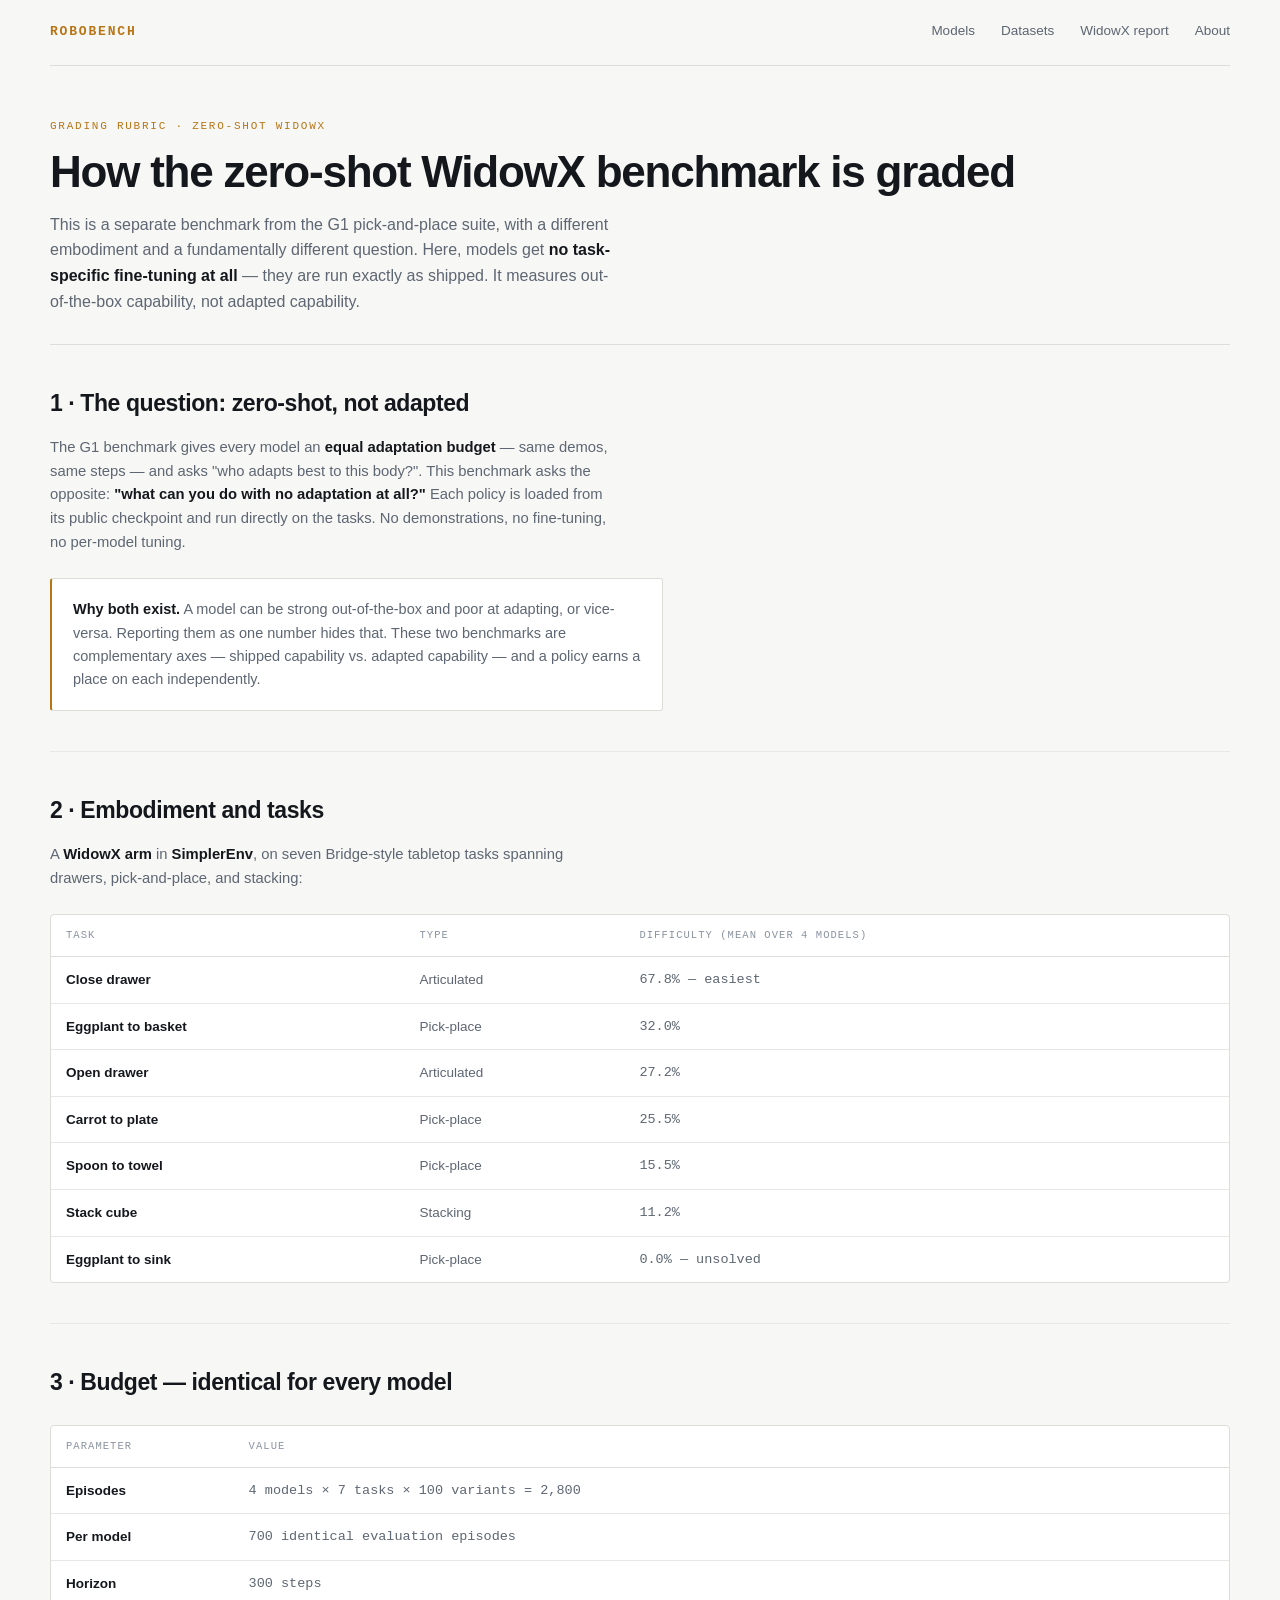
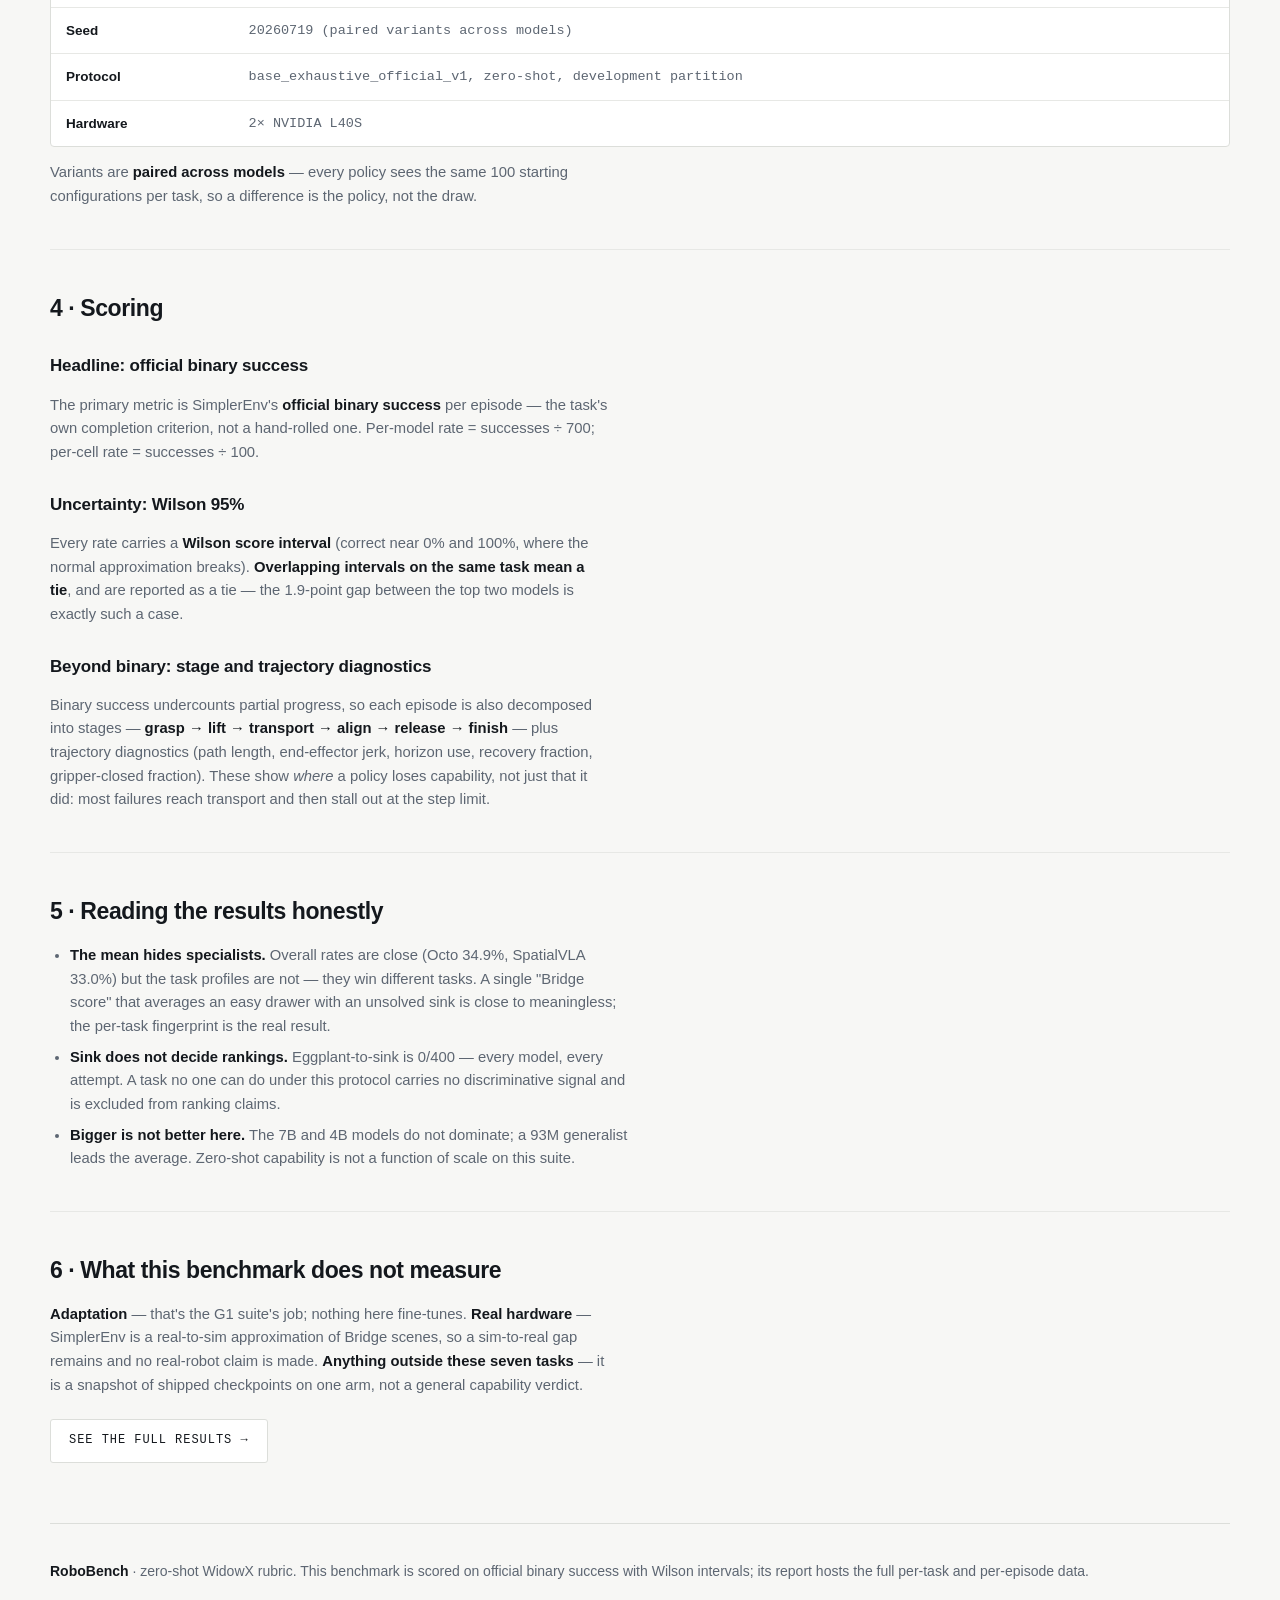
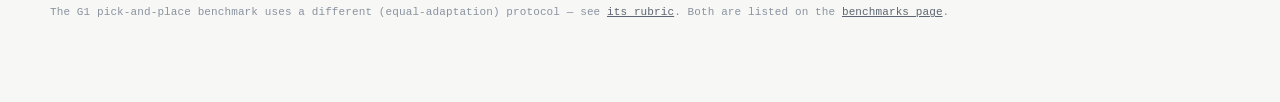
<file: rubric-widowx.html>
<!DOCTYPE html>
<html lang="en">
<head>
<meta charset="UTF-8">
<meta name="viewport" content="width=device-width, initial-scale=1.0">
<title>Zero-shot WidowX — grading rubric — RoboBench</title>
<meta name="description" content="The protocol, scoring, and statistical standards for the zero-shot WidowX / SimplerEnv benchmark.">
<link rel="stylesheet" href="assets/style.css">
</head>
<body>
<div class="wrap">

  <nav class="nav">
    <a class="brand" href="index.html">RoboBench</a>
    <a class="l" href="models.html">Models</a>
    <a class="l" href="datasets.html">Datasets</a>
    <a class="l" href="report-widowx.html">WidowX report</a>
    <a class="l" href="about.html">About</a>
  </nav>

  <header>
    <div class="kicker">Grading rubric · Zero-shot WidowX</div>
    <h1>How the zero-shot WidowX benchmark is graded</h1>
    <p class="standfirst">This is a separate benchmark from the G1 pick-and-place suite, with a different embodiment and a fundamentally different question. Here, models get <b>no task-specific fine-tuning at all</b> — they are run exactly as shipped. It measures out-of-the-box capability, not adapted capability.</p>
  </header>

  <section>
    <h2>1 · The question: zero-shot, not adapted</h2>
    <p class="body">The G1 benchmark gives every model an <b>equal adaptation budget</b> — same demos, same steps — and asks "who adapts best to this body?". This benchmark asks the opposite: <b>"what can you do with no adaptation at all?"</b> Each policy is loaded from its public checkpoint and run directly on the tasks. No demonstrations, no fine-tuning, no per-model tuning.</p>
    <div class="call">
      <b>Why both exist.</b> A model can be strong out-of-the-box and poor at adapting, or vice-versa. Reporting them as one number hides that. These two benchmarks are complementary axes — shipped capability vs. adapted capability — and a policy earns a place on each independently.
    </div>
  </section>

  <section>
    <h2>2 · Embodiment and tasks</h2>
    <p class="body">A <b>WidowX arm</b> in <b>SimplerEnv</b>, on seven Bridge-style tabletop tasks spanning drawers, pick-and-place, and stacking:</p>
    <div class="tbl">
      <table>
        <tr><th>Task</th><th>Type</th><th>Difficulty (mean over 4 models)</th></tr>
        <tr><td class="name">Close drawer</td><td>Articulated</td><td class="m">67.8% — easiest</td></tr>
        <tr><td class="name">Eggplant to basket</td><td>Pick-place</td><td class="m">32.0%</td></tr>
        <tr><td class="name">Open drawer</td><td>Articulated</td><td class="m">27.2%</td></tr>
        <tr><td class="name">Carrot to plate</td><td>Pick-place</td><td class="m">25.5%</td></tr>
        <tr><td class="name">Spoon to towel</td><td>Pick-place</td><td class="m">15.5%</td></tr>
        <tr><td class="name">Stack cube</td><td>Stacking</td><td class="m">11.2%</td></tr>
        <tr><td class="name">Eggplant to sink</td><td>Pick-place</td><td class="m">0.0% — unsolved</td></tr>
      </table>
    </div>
  </section>

  <section>
    <h2>3 · Budget — identical for every model</h2>
    <div class="tbl">
      <table>
        <tr><th>Parameter</th><th>Value</th></tr>
        <tr><td class="name">Episodes</td><td class="m">4 models × 7 tasks × 100 variants = 2,800</td></tr>
        <tr><td class="name">Per model</td><td class="m">700 identical evaluation episodes</td></tr>
        <tr><td class="name">Horizon</td><td class="m">300 steps</td></tr>
        <tr><td class="name">Seed</td><td class="m">20260719 (paired variants across models)</td></tr>
        <tr><td class="name">Protocol</td><td class="m">base_exhaustive_official_v1, zero-shot, development partition</td></tr>
        <tr><td class="name">Hardware</td><td class="m">2× NVIDIA L40S</td></tr>
      </table>
    </div>
    <p class="body">Variants are <b>paired across models</b> — every policy sees the same 100 starting configurations per task, so a difference is the policy, not the draw.</p>
  </section>

  <section>
    <h2>4 · Scoring</h2>
    <h3>Headline: official binary success</h3>
    <p class="body">The primary metric is SimplerEnv's <b>official binary success</b> per episode — the task's own completion criterion, not a hand-rolled one. Per-model rate = successes ÷ 700; per-cell rate = successes ÷ 100.</p>
    <h3>Uncertainty: Wilson 95%</h3>
    <p class="body">Every rate carries a <b>Wilson score interval</b> (correct near 0% and 100%, where the normal approximation breaks). <b>Overlapping intervals on the same task mean a tie</b>, and are reported as a tie — the 1.9-point gap between the top two models is exactly such a case.</p>
    <h3>Beyond binary: stage and trajectory diagnostics</h3>
    <p class="body">Binary success undercounts partial progress, so each episode is also decomposed into stages — <b>grasp → lift → transport → align → release → finish</b> — plus trajectory diagnostics (path length, end-effector jerk, horizon use, recovery fraction, gripper-closed fraction). These show <i>where</i> a policy loses capability, not just that it did: most failures reach transport and then stall out at the step limit.</p>
  </section>

  <section>
    <h2>5 · Reading the results honestly</h2>
    <ul class="body">
      <li><b>The mean hides specialists.</b> Overall rates are close (Octo 34.9%, SpatialVLA 33.0%) but the task profiles are not — they win different tasks. A single "Bridge score" that averages an easy drawer with an unsolved sink is close to meaningless; the per-task fingerprint is the real result.</li>
      <li><b>Sink does not decide rankings.</b> Eggplant-to-sink is 0/400 — every model, every attempt. A task no one can do under this protocol carries no discriminative signal and is excluded from ranking claims.</li>
      <li><b>Bigger is not better here.</b> The 7B and 4B models do not dominate; a 93M generalist leads the average. Zero-shot capability is not a function of scale on this suite.</li>
    </ul>
  </section>

  <section>
    <h2>6 · What this benchmark does not measure</h2>
    <p class="body"><b>Adaptation</b> — that's the G1 suite's job; nothing here fine-tunes. <b>Real hardware</b> — SimplerEnv is a real-to-sim approximation of Bridge scenes, so a sim-to-real gap remains and no real-robot claim is made. <b>Anything outside these seven tasks</b> — it is a snapshot of shipped checkpoints on one arm, not a general capability verdict.</p>
    <a class="cta" href="report-widowx.html">See the full results →</a>
  </section>

  <footer>
    <b>RoboBench</b> · zero-shot WidowX rubric. This benchmark is scored on official binary success with
    Wilson intervals; its report hosts the full per-task and per-episode data.
    <div class="meta">
      The G1 pick-and-place benchmark uses a different (equal-adaptation) protocol — see
      <a href="methodology.html">its rubric</a>. Both are listed on the
      <a href="index.html#benchmarks">benchmarks page</a>.
    </div>
  </footer>

</div>
</body>
</html>
</file>
<file: assets/style.css>
:root{
  --bg:#0E1116; --panel:#161A21; --panel-2:#1C212A; --line:#262C36; --line-soft:#1E242D;
  --text:#E6E9EE; --dim:#868F9D; --dimmer:#5A6472;
  --signal:#E8A33D; --ok:#5FB49C; --mid:#5B7089; --bad:#C4635C;
  --groot:#4478d0; --act:#2b8a2b; --g1:#9d9d97; --g2:#c2c2ba; --g3:#82827c; --g4:#707069; --g5:#9a9a92;
  --hatch:rgba(255,255,255,.18);
  --mono:ui-monospace,"SF Mono","Cascadia Mono","Roboto Mono",Consolas,monospace;
  --sans:ui-sans-serif,-apple-system,BlinkMacSystemFont,"Segoe UI",Roboto,Helvetica,Arial,sans-serif;
}
@media (prefers-color-scheme: light){
  :root{
    --bg:#F7F7F5; --panel:#FFFFFF; --panel-2:#F1F2F0; --line:#DCDEDA; --line-soft:#E7E8E5;
    --text:#14181D; --dim:#5D6672; --dimmer:#8A93A0;
    --signal:#B87516; --ok:#2F7F6B; --mid:#5B7089; --bad:#A8453E;
    /* chart series need darkening too — the dark-tuned greys vanish on white */
    --groot:#2F5DA8; --act:#1F6B1F; --g1:#6F6F68; --g2:#8B8B83; --g3:#5E5E58; --g4:#4F4F49; --g5:#7A7A72;
    --hatch:rgba(0,0,0,.22);
  }
}
:root[data-theme="dark"]{
  --bg:#0E1116; --panel:#161A21; --panel-2:#1C212A; --line:#262C36; --line-soft:#1E242D;
  --text:#E6E9EE; --dim:#868F9D; --dimmer:#5A6472;
  --signal:#E8A33D; --ok:#5FB49C; --mid:#5B7089; --bad:#C4635C;
  --groot:#4478d0; --act:#2b8a2b; --g1:#9d9d97; --g2:#c2c2ba; --g3:#82827c; --g4:#707069; --g5:#9a9a92;
  --hatch:rgba(255,255,255,.18);
}
:root[data-theme="light"]{
  --bg:#F7F7F5; --panel:#FFFFFF; --panel-2:#F1F2F0; --line:#DCDEDA; --line-soft:#E7E8E5;
  --text:#14181D; --dim:#5D6672; --dimmer:#8A93A0;
  --signal:#B87516; --ok:#2F7F6B; --mid:#5B7089; --bad:#A8453E;
  --groot:#2F5DA8; --act:#1F6B1F; --g1:#6F6F68; --g2:#8B8B83; --g3:#5E5E58; --g4:#4F4F49; --g5:#7A7A72;
  --hatch:rgba(0,0,0,.22);
}

*{box-sizing:border-box;margin:0;padding:0}
body{background:var(--bg);color:var(--text);font-family:var(--sans);
     -webkit-font-smoothing:antialiased;line-height:1.6;padding:0 24px 80px}
.wrap{max-width:1180px;margin:0 auto}
a{color:inherit}

/* ---------- nav ---------- */
.nav{display:flex;align-items:center;gap:26px;flex-wrap:wrap;
     padding:20px 0;border-bottom:1px solid var(--line);margin-bottom:8px}
.nav .brand{font-family:var(--mono);font-size:13px;letter-spacing:.14em;text-transform:uppercase;
            color:var(--signal);text-decoration:none;font-weight:600;margin-right:auto}
.nav a.l{font-size:13.5px;color:var(--dim);text-decoration:none;padding-bottom:2px;
         border-bottom:1px solid transparent}
.nav a.l:hover{color:var(--text)}
.nav a.l[aria-current="page"]{color:var(--text);border-bottom-color:var(--signal)}

/* ---------- header ---------- */
header{padding:44px 0 30px;border-bottom:1px solid var(--line)}
.kicker{font-family:var(--mono);font-size:11px;letter-spacing:.16em;text-transform:uppercase;color:var(--signal)}
h1{font-size:clamp(30px,5vw,44px);line-height:1.06;letter-spacing:-.028em;font-weight:800;margin-top:14px;text-wrap:balance}
.standfirst{color:var(--dim);font-size:16px;margin-top:16px;max-width:64ch}
.standfirst b{color:var(--text);font-weight:600}

section{padding:40px 0;border-bottom:1px solid var(--line-soft)}
section:last-of-type{border-bottom:0}
h2{font-size:23px;letter-spacing:-.018em;font-weight:700;text-wrap:balance}
h3{font-size:17px;font-weight:650;margin-top:26px;letter-spacing:-.01em}
.lede{color:var(--dim);font-size:15px;margin-top:10px;max-width:66ch}
.lede b{color:var(--text);font-weight:600}
p.body{color:var(--dim);font-size:14.8px;margin-top:14px;max-width:68ch}
p.body b{color:var(--text);font-weight:600}
ul.body{color:var(--dim);font-size:14.8px;margin:14px 0 0 20px;max-width:68ch}
ul.body li{margin-top:7px}
ul.body b{color:var(--text);font-weight:600}

/* ---------- hero: leaderboard is the landing page ---------- */
.hero{padding-top:26px;border-bottom:1px solid var(--line)}
.hero h1{font-size:clamp(32px,5.5vw,50px);margin-top:12px}
.hero .standfirst{max-width:70ch;margin-bottom:6px}
.scorekey{font-size:12.5px;color:var(--dimmer);margin-top:14px;line-height:1.6;max-width:74ch}
.scorekey b{color:var(--dim);font-weight:600}
.scorekey a{color:var(--dim)}

/* ---------- leaderboard ---------- */
.lb{margin-top:24px;overflow-x:auto;border:1px solid var(--line);border-radius:6px;background:var(--panel)}
.hero .lb{margin-top:28px;box-shadow:0 1px 0 var(--line-soft)}
.lb table{width:100%;border-collapse:collapse;font-size:14.5px}
.lb th{font-family:var(--mono);font-size:10.5px;letter-spacing:.09em;text-transform:uppercase;color:var(--dimmer);
       text-align:left;padding:13px 14px;border-bottom:1px solid var(--line);font-weight:500;white-space:nowrap}
.lb td{padding:14px;border-bottom:1px solid var(--line-soft);color:var(--dim);white-space:nowrap;vertical-align:middle}
.lb tr:last-child td{border-bottom:0}
.lb td.m{font-family:var(--mono);font-variant-numeric:tabular-nums}
.lb .rk{font-family:var(--mono);font-size:12px;color:var(--dimmer);width:34px}
.lb .nm{color:var(--text);font-weight:650}
.lb .nm i{display:block;font-style:normal;font-family:var(--mono);font-size:10.5px;color:var(--dimmer);
          margin-top:3px;letter-spacing:.02em;font-weight:400}
.lb .sc{color:var(--text);font-weight:700;font-size:17px;font-variant-numeric:tabular-nums}
.hero .lb .sc{font-size:19px}
.lb .ci{font-size:11px;color:var(--dimmer)}
.lb .nm{font-size:14px}
.lb tr.lead td{background:color-mix(in srgb, var(--signal) 7%, transparent)}
.swatch{display:inline-block;width:9px;height:9px;border-radius:2px;margin-right:8px;vertical-align:0}
.tie{font-family:var(--mono);font-size:10px;letter-spacing:.07em;text-transform:uppercase;color:var(--dimmer);
     border-left:2px solid var(--line);padding:6px 0 6px 11px;margin:0}

/* ---------- task tabs (progressive enhancement) ---------- */
.tabs{display:none;gap:6px;margin-top:24px;flex-wrap:wrap}
.js-tabs .tabs{display:flex}
.tab{font-family:var(--mono);font-size:11px;letter-spacing:.07em;text-transform:uppercase;
     color:var(--dim);background:var(--panel);border:1px solid var(--line);border-radius:4px;
     padding:8px 15px;cursor:pointer;transition:color .12s,border-color .12s,background .12s}
.tab:hover{color:var(--text)}
.tab.active{color:var(--text);border-color:var(--signal);background:color-mix(in srgb,var(--signal) 8%,transparent)}
.tab:focus-visible{outline:2px solid var(--signal);outline-offset:2px}
.tab-panel{display:block}
.js-tabs .tab-panel{display:none}
.js-tabs .tab-panel.active{display:block}
.panel-sub{font-family:var(--mono);font-size:11px;letter-spacing:.03em;color:var(--dim);margin:18px 0 -6px}
/* score sparkline (added by JS, width ∝ score within each task) */
.lb .bar{display:block;height:3px;border-radius:2px;margin:5px 0 2px;
         background:color-mix(in srgb,var(--signal) 50%,transparent)}
.lb tr.lead .bar{background:color-mix(in srgb,var(--signal) 82%,transparent)}

/* ---------- master-score bar chart (hero) ---------- */
.master{margin-top:26px;border:1px solid var(--line);border-radius:8px;background:var(--panel);
        padding:22px 24px;box-shadow:0 1px 0 var(--line-soft)}
.master-head{display:flex;align-items:baseline;gap:12px;flex-wrap:wrap;margin-bottom:20px}
.master-title{font-size:15px;font-weight:700;letter-spacing:-.01em;color:var(--text)}
.master-sub{font-family:var(--mono);font-size:10.5px;letter-spacing:.06em;text-transform:uppercase;color:var(--dimmer)}
.mbar-row{display:grid;grid-template-columns:minmax(96px,150px) 1fr 86px;align-items:center;gap:14px;margin:11px 0}
.mbar-label{font-size:13.5px;font-weight:650;color:var(--text);white-space:nowrap;overflow:hidden;text-overflow:ellipsis}
.mbar-track{position:relative;height:22px;background:var(--panel-2);border-radius:4px;overflow:visible}
.mbar-fill{position:absolute;left:0;top:0;height:100%;border-radius:3px;min-width:3px}
.mbar-whisker{position:absolute;top:50%;height:10px;transform:translateY(-50%);
              border-left:2px solid var(--dim);border-right:2px solid var(--dim);opacity:.85}
.mbar-whisker::before{content:"";position:absolute;top:50%;left:0;right:0;border-top:1.5px solid var(--dim)}
.mbar-val{font-family:var(--mono);font-variant-numeric:tabular-nums;font-size:15.5px;font-weight:700;color:var(--text);text-align:right;white-space:nowrap}
.mbar-val .mbar-ci{display:block;font-size:10px;color:var(--dimmer);font-weight:400}
.master-note{font-size:12px;color:var(--dimmer);margin-top:18px;line-height:1.6;max-width:78ch}
.master-note a{color:var(--dim)}
/* provisional (single-task) entrants: hatched fill signals "not a combined score" */
.master-divider{font-family:var(--mono);font-size:9.5px;letter-spacing:.1em;text-transform:uppercase;
                color:var(--dimmer);margin:22px 0 8px;padding-top:15px;border-top:1px dashed var(--line)}
.mbar-fill.prov{opacity:.6;
  background-image:repeating-linear-gradient(45deg,rgba(0,0,0,0) 0 4px,var(--hatch) 4px 8px)}
.mbar-row.provisional .mbar-val{color:var(--dim);font-weight:650}
.mbar-row.provisional .mbar-label{color:var(--dim)}
.detail-label{font-family:var(--mono);font-size:10.5px;letter-spacing:.09em;text-transform:uppercase;
              color:var(--dimmer);margin:30px 0 -6px}
@media (max-width:560px){
  /* an 84px label column truncates every real model name — give the label its own row */
  .mbar-row{grid-template-columns:1fr auto;grid-template-areas:"label val" "track track";gap:4px 10px}
  .mbar-label{grid-area:label;font-size:12.5px;white-space:normal;overflow:visible}
  .mbar-val{grid-area:val}
  .mbar-track{grid-area:track;margin-bottom:6px}
  .mbar-whisker{min-width:6px}
  .duo .mini .r{grid-template-columns:1fr 78px;gap:8px;font-size:12.5px}
  .duo .col{padding:18px 16px 16px}
}

/* ---------- update feed ---------- */
.feed{margin-top:26px;border-left:1px solid var(--line);padding-left:0}
.item{position:relative;padding:0 0 30px 26px}
.item:last-child{padding-bottom:4px}
.item::before{content:"";position:absolute;left:-4.5px;top:7px;width:8px;height:8px;border-radius:50%;
              background:var(--dimmer);outline:3px solid var(--bg)}
.item.new::before{background:var(--signal)}
.item .when{font-family:var(--mono);font-size:11px;letter-spacing:.06em;color:var(--dimmer)}
.item .tag{font-family:var(--mono);font-size:9.5px;letter-spacing:.1em;text-transform:uppercase;
           padding:2px 7px;border-radius:2px;border:1px solid var(--line);color:var(--dim);margin-left:9px}
.item .tag.result{color:var(--signal);border-color:var(--signal)}
.item .tag.model{color:var(--ok);border-color:var(--ok)}
.item .tag.method{color:var(--mid);border-color:var(--mid)}
.item h4{font-size:15.5px;font-weight:650;margin-top:8px;letter-spacing:-.01em}
.item p{color:var(--dim);font-size:14px;margin-top:6px;max-width:66ch}
.item a.more{font-size:13px;color:var(--signal);text-decoration:none;border-bottom:1px solid transparent}
.item a.more:hover{border-bottom-color:var(--signal)}

/* ---------- cards / callouts ---------- */
.grid{display:grid;grid-template-columns:repeat(auto-fit,minmax(240px,1fr));gap:14px;margin-top:24px}
.card{background:var(--panel);border:1px solid var(--line);border-radius:5px;padding:18px 20px}
.card h3,
.card h4{font-size:14.5px;font-weight:650;letter-spacing:-.01em;margin-top:0}
.card p{color:var(--dim);font-size:13.5px;margin-top:7px}
.card .big{font-family:var(--mono);font-size:22px;font-weight:700;color:var(--signal);letter-spacing:-.02em}

.call{margin-top:24px;padding:19px 21px;background:var(--panel);border:1px solid var(--line);
      border-left:2px solid var(--signal);border-radius:3px;font-size:14.5px;color:var(--dim);max-width:76ch}
.call.quiet{border-left-color:var(--line)}
.call b{color:var(--text);font-weight:650}
.call + .call{margin-top:11px}

.cta{display:inline-block;margin-top:22px;font-family:var(--mono);font-size:12px;letter-spacing:.08em;
     text-transform:uppercase;color:var(--text);text-decoration:none;border:1px solid var(--line);
     border-radius:3px;padding:11px 18px;background:var(--panel)}
.cta:hover{border-color:var(--signal);color:var(--signal)}

.tbl{margin-top:24px;overflow-x:auto;border:1px solid var(--line);border-radius:4px;background:var(--panel)}
.tbl table{width:100%;border-collapse:collapse;font-size:13.5px}
.tbl th{font-family:var(--mono);font-size:10.5px;letter-spacing:.1em;text-transform:uppercase;color:var(--dimmer);
        text-align:left;padding:12px 15px;border-bottom:1px solid var(--line);font-weight:500;white-space:nowrap}
.tbl td{padding:12px 15px;border-bottom:1px solid var(--line-soft);color:var(--dim)}
.tbl tr:last-child td{border-bottom:0}
.tbl td.m{font-family:var(--mono);font-variant-numeric:tabular-nums;white-space:nowrap}
.tbl td.name,
.tbl th.name{color:var(--text);font-weight:600;white-space:nowrap;text-align:left;
             font-family:var(--sans);font-size:13.5px;letter-spacing:0;text-transform:none;
             padding:12px 15px;border-bottom:1px solid var(--line-soft)}
.tbl tr:last-child th.name{border-bottom:0}
/* visually-hidden: present for screen readers, absent on screen */
.vh{position:absolute;width:1px;height:1px;padding:0;margin:-1px;overflow:hidden;
    clip:rect(0 0 0 0);white-space:nowrap;border:0}

footer{padding:36px 0 0;border-top:1px solid var(--line);color:var(--dim);font-size:14px;margin-top:20px}
footer b{color:var(--text)}
.meta{font-family:var(--mono);font-size:11px;color:var(--dimmer);margin-top:20px;line-height:1.85;letter-spacing:.01em}
.meta a{color:var(--dim)}

/* ---------- landing: the two-column benchmark split ---------- */
.duo{display:grid;grid-template-columns:repeat(auto-fit,minmax(min(330px,100%),1fr));gap:18px;margin-top:30px}
.duo .col{background:var(--panel);border:1px solid var(--line);border-radius:6px;
          padding:24px 24px 20px;display:flex;flex-direction:column}
.duo .col.models{border-top:3px solid var(--groot)}
.duo .col.datasets{border-top:3px solid var(--ok)}
.duo .col .kicker{font-size:10px;letter-spacing:.14em}
.duo .col h3{font-size:22px;font-weight:750;margin-top:9px;letter-spacing:-.022em}
.duo .col p.d{color:var(--dim);font-size:14px;margin-top:10px;max-width:46ch}
.duo .col p.d b{color:var(--text);font-weight:600}
.q,
.duo .q{font-family:var(--mono);font-size:11px;letter-spacing:.08em;text-transform:uppercase;
        color:var(--dimmer);margin-top:16px}
.duo .mini{margin-top:9px;border-top:1px solid var(--line-soft);padding-top:12px}
.duo .mini .r{display:grid;grid-template-columns:1fr 92px;gap:10px;align-items:center;
              padding:5px 0;font-size:13.5px}
.duo .mini .r .n{color:var(--dim);display:flex;align-items:center;gap:8px;min-width:0}
.duo .mini .r .n .t{overflow:hidden;text-overflow:ellipsis;white-space:nowrap}
.duo .mini .r.top .n{color:var(--text);font-weight:600}
.duo .mini .r.floor .n,.duo .mini .r.floor .v{color:var(--dimmer)}
.duo .mini .r .v{font-family:var(--mono);font-variant-numeric:tabular-nums;text-align:right;
                 color:var(--text);font-size:13px}
.duo .mini .r .v .u{color:var(--dimmer);font-size:11px;margin-left:3px}
.duo .foot{font-size:12.5px;color:var(--dimmer);margin-top:14px;line-height:1.6}
.duo .foot b{color:var(--dim);font-weight:600}
.duo .links{margin-top:auto;padding-top:18px;display:flex;gap:16px;flex-wrap:wrap;font-size:13px}
.duo .links a{color:var(--signal);text-decoration:none;border-bottom:1px solid transparent}
.duo .links a:hover{border-bottom-color:var(--signal)}

/* ---------- dataset pages: stage ladder ---------- */
.ladder{margin-top:22px;display:grid;gap:8px}
.ladder .st{display:grid;grid-template-columns:132px 1fr 58px;gap:12px;align-items:center;font-size:13.5px}
.ladder .st .lb2{color:var(--dim)}
.ladder .st .tr{height:9px;background:var(--panel-2);border:1px solid var(--line-soft);
                border-radius:2px;overflow:hidden}
.ladder .st .fl{height:100%;background:var(--ok);opacity:.85}
.ladder .st .vl{font-family:var(--mono);font-size:12.5px;font-variant-numeric:tabular-nums;
                text-align:right;color:var(--text)}
.ladder .st.gate .fl{background:var(--bad)}
.ladder .st.gate .lb2{color:var(--text);font-weight:600}
@media (max-width:560px){ .ladder .st{grid-template-columns:100px 1fr 52px;gap:9px} }
</file>
